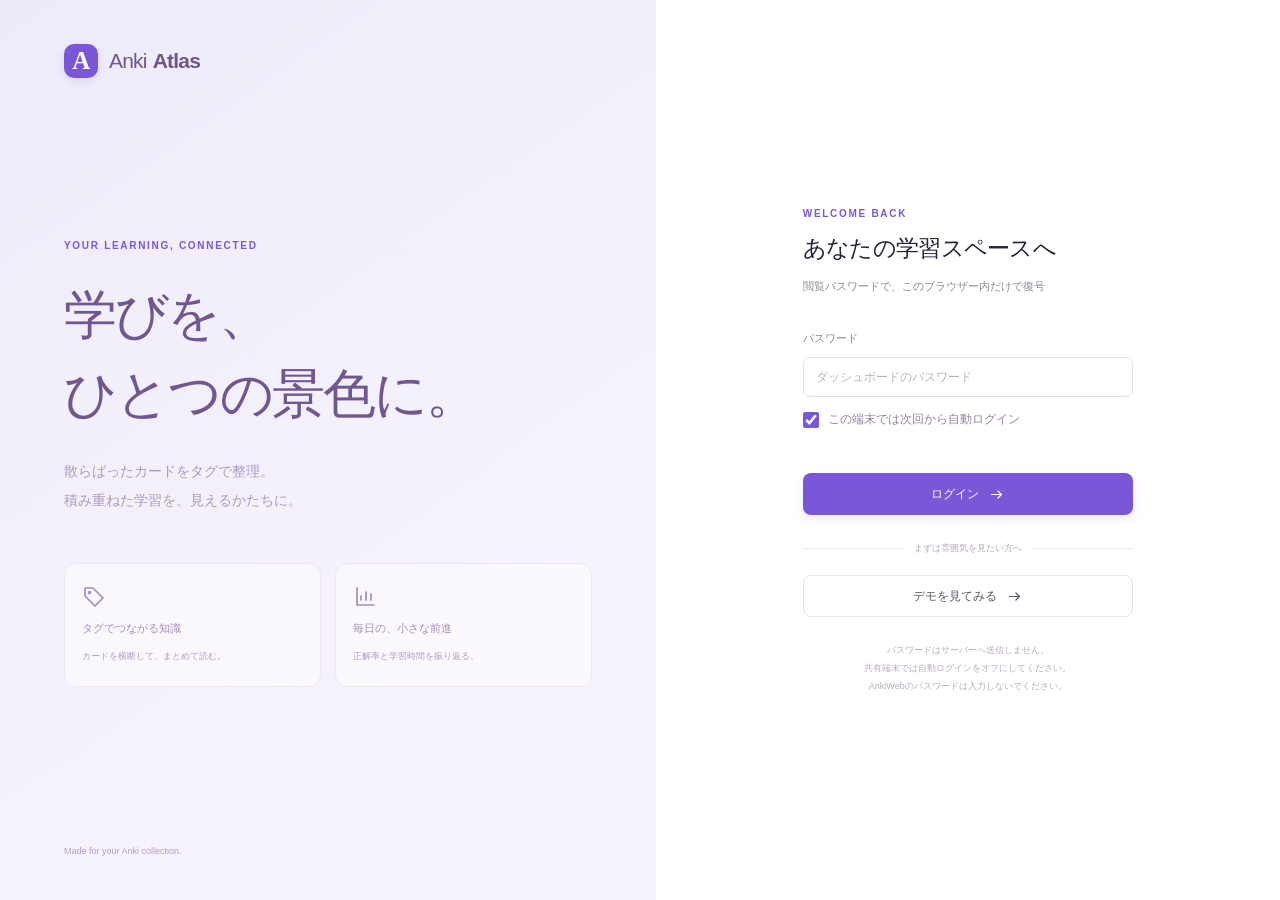
<file: web/index.html>
<!doctype html>
<html lang="ja">
  <head>
    <meta charset="utf-8" />
    <meta name="viewport" content="width=device-width, initial-scale=1" />
    <meta name="color-scheme" content="light dark" />
    <meta name="anki-atlas-build" content="__ATLAS_BUILD__" />
    <meta name="theme-color" content="#1869a3" />
    <meta name="apple-mobile-web-app-capable" content="yes" />
    <meta name="apple-mobile-web-app-title" content="Anki Atlas" />
    <link rel="manifest" href="./manifest.webmanifest" />
    <link rel="apple-touch-icon" href="./icon-180.png" />
    <meta
      http-equiv="Content-Security-Policy"
      content="default-src 'self'; script-src 'self'; style-src 'self'; style-src-attr 'unsafe-inline'; img-src 'self' data: blob:; connect-src 'self' https://api.github.com; object-src 'none'; base-uri 'none'; form-action 'self'"
    />
    <meta name="referrer" content="no-referrer" />
    <meta
      name="description"
      content="Ankiのカードをタグで整理し、毎日の学習を振り返るプライベートダッシュボード。"
    />
    <title>Anki Atlas — 学びを、ひとつの景色に。</title>
    <link
      rel="icon"
      href="data:image/svg+xml,%3Csvg xmlns='http://www.w3.org/2000/svg' viewBox='0 0 40 40'%3E%3Crect width='40' height='40' rx='12' fill='%237356d9'/%3E%3Cpath d='m10 28 10-18 10 18M14 22h12' fill='none' stroke='white' stroke-width='3' stroke-linecap='round'/%3E%3C/svg%3E"
    />
    <script src="./theme.js"></script>
    <link rel="stylesheet" href="./styles.css" />
    <link rel="stylesheet" href="./anki-insights.css" />
    <link rel="stylesheet" href="./theme.css" />
    <script type="module" src="./app.js"></script>
  </head>
  <body>
    <div id="app">
      <main class="loading-screen">
        <span class="brand-mark">A</span>
        <p>学習の景色を読み込んでいます…</p>
      </main>
    </div>
    <div id="toast" class="toast" role="status" aria-live="polite"></div>
    <noscript
      >このダッシュボードを使うにはJavaScriptを有効にしてください。</noscript
    >
  </body>
</html>
</file>
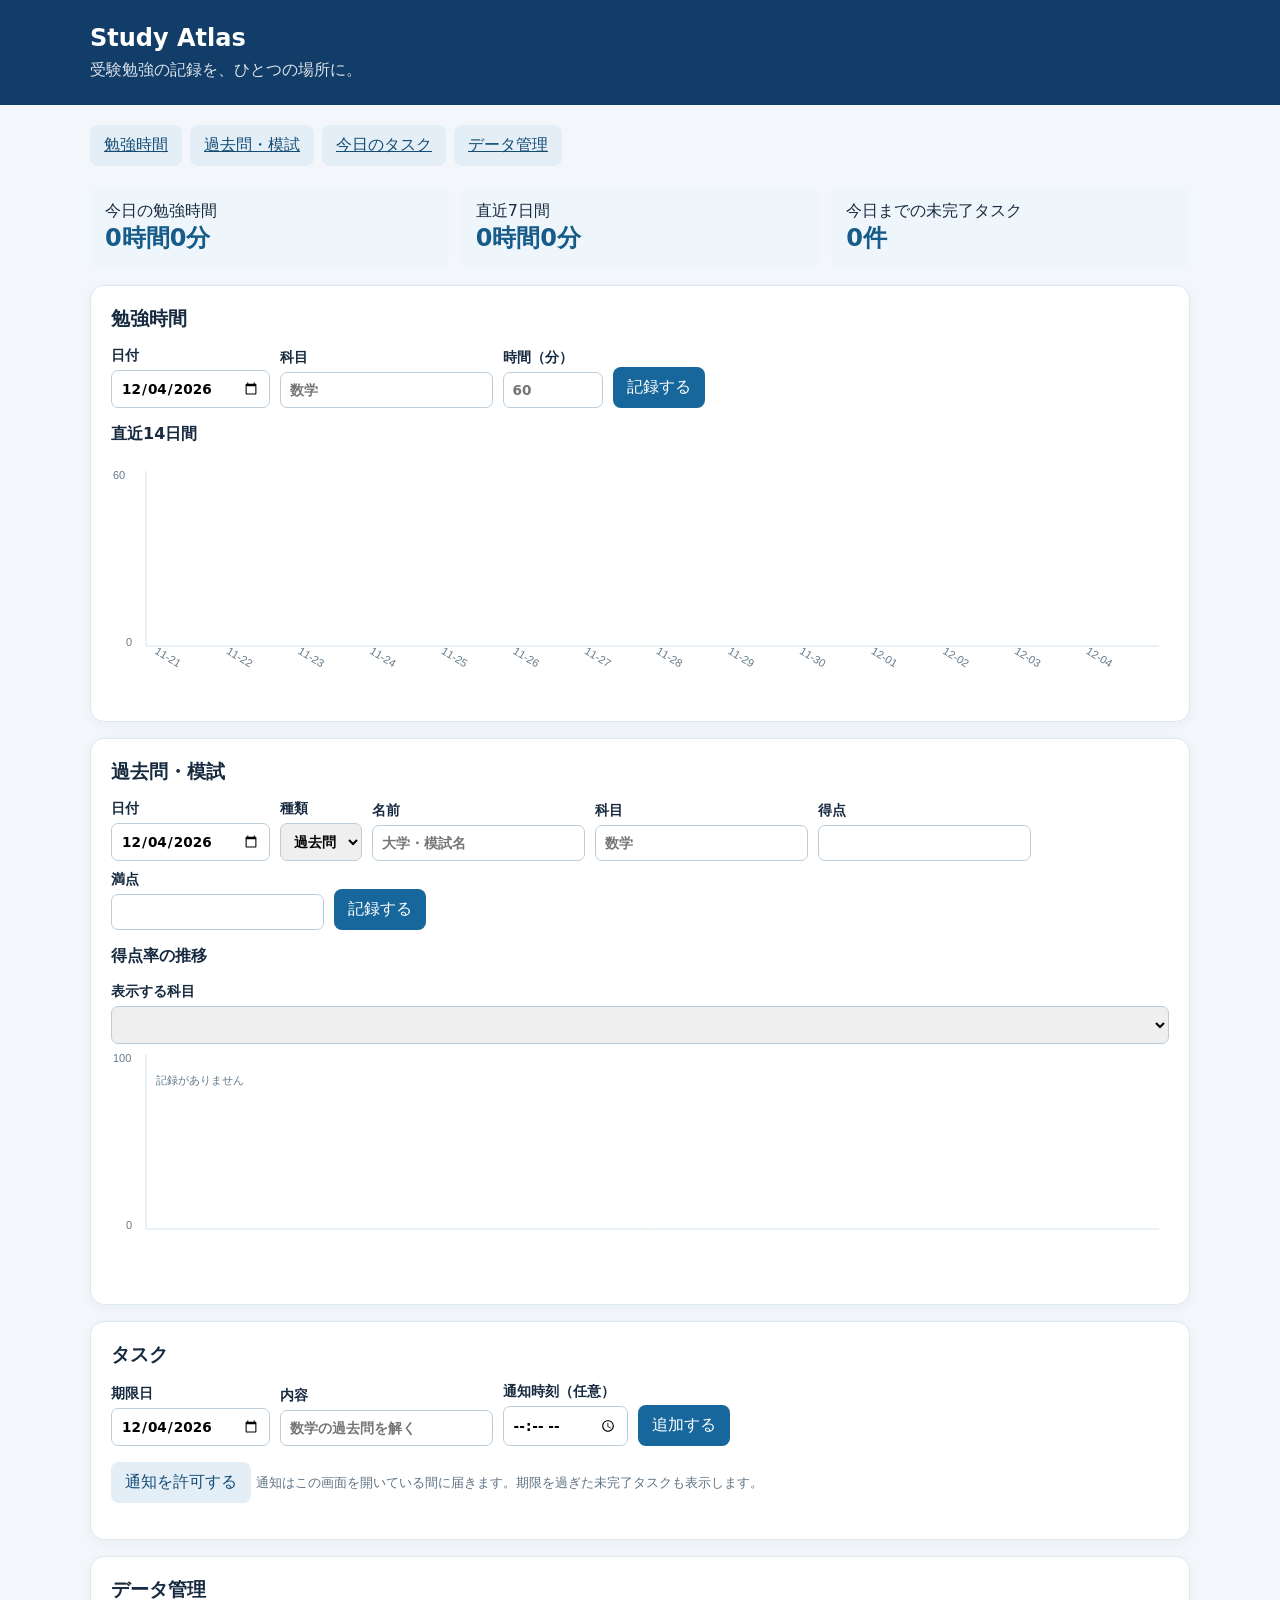
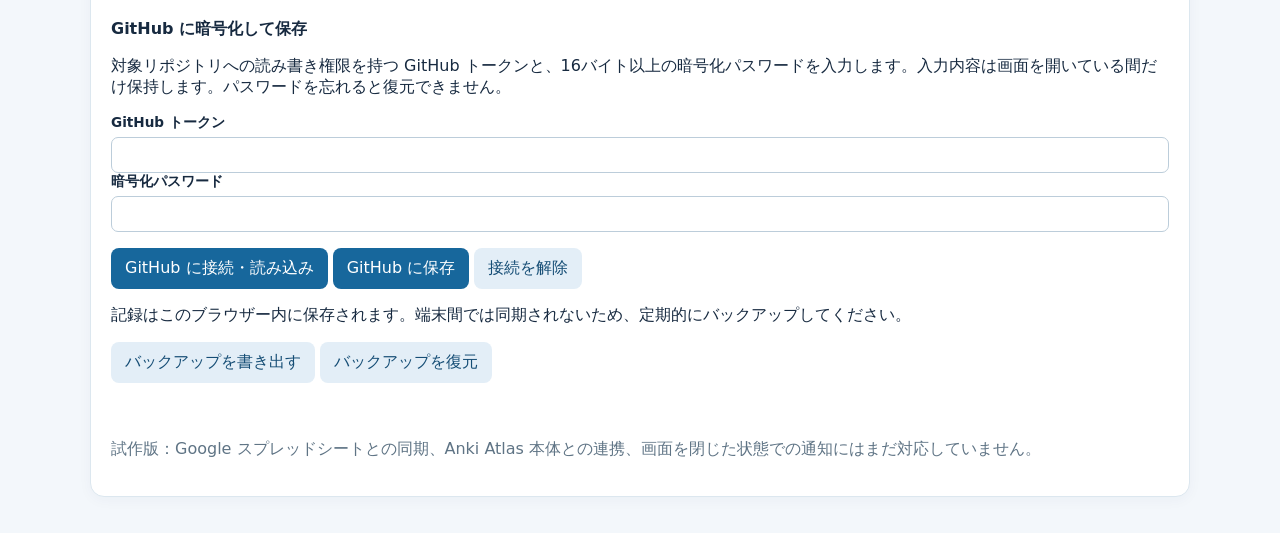
<file: prototype/study-atlas/index.html>
<!doctype html>
<html lang="ja"><head><meta charset="utf-8"><meta name="viewport" content="width=device-width,initial-scale=1">
<title>Study Atlas — 学習管理</title>
<style>
:root{font-family:system-ui,sans-serif;color:#172a40;background:#f3f7fb}body{margin:0}header{background:#123d68;color:white;padding:24px max(20px,calc((100% - 1100px)/2))}header h1{margin:0;font-size:1.5rem}header p{margin:8px 0 0;opacity:.85}main{max-width:1100px;margin:auto;padding:20px}nav{display:flex;gap:8px;flex-wrap:wrap;margin-bottom:20px}button,.button{background:#17679c;color:white;border:0;border-radius:8px;padding:10px 14px;cursor:pointer;font:inherit}button.secondary,.button{background:#e3eef7;color:#154d75}button.danger{background:#fff0ef;color:#a3322c}section{background:white;border:1px solid #dce7ef;border-radius:14px;padding:20px;margin:16px 0;box-shadow:0 3px 14px #173c5c0a}h2{margin:0 0 15px;font-size:1.2rem}h3{font-size:1rem}form{display:flex;gap:10px;flex-wrap:wrap;align-items:end}label{display:grid;gap:5px;font-size:.85rem;font-weight:600}input,select{box-sizing:border-box;padding:9px;border:1px solid #bccdda;border-radius:7px;font:inherit;max-width:100%}input[type=text]{min-width:180px}.grid{display:grid;grid-template-columns:repeat(auto-fit,minmax(230px,1fr));gap:12px}.metric{background:#eff6fb;padding:15px;border-radius:10px}.metric strong{display:block;font-size:1.5rem;color:#175b89}ul{padding:0;list-style:none}li{display:flex;align-items:center;gap:10px;border-top:1px solid #e9eff4;padding:10px 0;flex-wrap:wrap}li .grow{flex:1;min-width:150px}.muted,small{color:#5f7485}canvas{width:100%;height:220px}details{margin-top:16px}a{color:#17679c}.status{min-height:1.5em;color:#215f82} .done{text-decoration:line-through;color:#718393}
</style></head><body><header><h1>Study Atlas</h1><p>受験勉強の記録を、ひとつの場所に。</p></header>
<main><nav><a class="button" href="#study">勉強時間</a><a class="button" href="#scores">過去問・模試</a><a class="button" href="#tasks">今日のタスク</a><a class="button" href="#data">データ管理</a></nav>
<div class="grid"><div class="metric">今日の勉強時間<strong id="today">0分</strong></div><div class="metric">直近7日間<strong id="week">0分</strong></div><div class="metric">今日までの未完了タスク<strong id="pending">0件</strong></div></div>
<section id="study"><h2>勉強時間</h2><form id="studyForm"><label>日付<input name="date" type="date" required></label><label>科目<input name="subject" type="text" required maxlength="80" placeholder="数学"></label><label>時間（分）<input name="minutes" type="number" min="1" max="1440" required placeholder="60"></label><button>記録する</button></form><h3>直近14日間</h3><canvas id="studyChart" aria-label="直近14日間の勉強時間"></canvas><ul id="studyList"></ul></section>
<section id="scores"><h2>過去問・模試</h2><form id="scoreForm"><label>日付<input name="date" type="date" required></label><label>種類<select name="kind"><option>過去問</option><option>模試</option></select></label><label>名前<input name="name" type="text" required maxlength="100" placeholder="大学・模試名"></label><label>科目<input name="subject" type="text" required maxlength="80" placeholder="数学"></label><label>得点<input name="score" type="number" min="0" step="any" required></label><label>満点<input name="max" type="number" min="0.01" step="any" required></label><button>記録する</button></form><h3>得点率の推移</h3><label>表示する科目<select id="scoreSubject"></select></label><canvas id="scoreChart" aria-label="得点率の推移"></canvas><ul id="scoreList"></ul></section>
<section id="tasks"><h2>タスク</h2><form id="taskForm"><label>期限日<input name="date" type="date" required></label><label>内容<input name="title" type="text" maxlength="160" required placeholder="数学の過去問を解く"></label><label>通知時刻（任意）<input name="time" type="time"></label><button>追加する</button></form><p><button id="notify" class="secondary" type="button">通知を許可する</button> <small>通知はこの画面を開いている間に届きます。期限を過ぎた未完了タスクも表示します。</small></p><ul id="taskList"></ul></section>
<section id="data"><h2>データ管理</h2><h3>GitHub に暗号化して保存</h3><p>対象リポジトリへの読み書き権限を持つ GitHub トークンと、16バイト以上の暗号化パスワードを入力します。入力内容は画面を開いている間だけ保持します。パスワードを忘れると復元できません。</p><label>GitHub トークン<input type="password" id="cloudToken" autocomplete="off"></label><label>暗号化パスワード<input type="password" id="cloudPassword" autocomplete="off"></label><p><button type="button" id="cloudConnect">GitHub に接続・読み込み</button> <button type="button" id="cloudSave">GitHub に保存</button> <button type="button" class="secondary" id="cloudDisconnect">接続を解除</button></p><p id="cloudStatus" role="status"></p><p>記録はこのブラウザー内に保存されます。端末間では同期されないため、定期的にバックアップしてください。</p><button id="export" class="secondary">バックアップを書き出す</button> <label class="button" style="display:inline-block">バックアップを復元<input id="import" type="file" accept="application/json" hidden></label><p class="status" id="status" role="status"></p><p class="muted">試作版：Google スプレッドシートとの同期、Anki Atlas 本体との連携、画面を閉じた状態での通知にはまだ対応していません。</p></section></main>
<script>
const KEY='study-atlas-prototype-v1';
const $=s=>document.querySelector(s);
const localDate=(d=new Date())=>[d.getFullYear(),String(d.getMonth()+1).padStart(2,'0'),String(d.getDate()).padStart(2,'0')].join('-');
const dateOffset=n=>{const d=new Date();d.setHours(12,0,0,0);d.setDate(d.getDate()+n);return localDate(d)};
let data={studies:[],scores:[],tasks:[]};
const valid=x=>x && ['studies','scores','tasks'].every(k=>Array.isArray(x[k])) && x.studies.every(x=>x&&typeof x.id==='string'&&typeof x.date==='string'&&typeof x.subject==='string'&&Number.isFinite(x.minutes)&&x.minutes>0) && x.scores.every(x=>x&&typeof x.id==='string'&&typeof x.date==='string'&&typeof x.name==='string'&&typeof x.subject==='string'&&Number.isFinite(x.score)&&Number.isFinite(x.max)&&x.max>0&&x.score>=0&&x.score<=x.max) && x.tasks.every(x=>x&&typeof x.id==='string'&&typeof x.date==='string'&&typeof x.title==='string'&&typeof x.done==='boolean');
try{const s=localStorage.getItem(KEY);if(s){const parsed=JSON.parse(s);if(valid(parsed))data=parsed;else throw Error()}}catch(e){$('#status').textContent='保存データを読み込めませんでした。バックアップを確認してください。'}
function save(){try{localStorage.setItem(KEY,JSON.stringify(data));render();return true}catch(e){$('#status').textContent='保存できませんでした。空き容量やブラウザーの設定を確認してください。';return false}}
const id=()=>crypto.randomUUID();
const el=(tag,text,cls)=>{const e=document.createElement(tag);e.textContent=text;if(cls)e.className=cls;return e};
function item(list,text,remove,done){const li=document.createElement('li');if(done){const c=document.createElement('input');c.type='checkbox';c.checked=done.value;c.setAttribute('aria-label','完了');c.onchange=()=>done.change(c.checked);li.append(c)}li.append(el('span',text,'grow'+(done?.value?' done':'')));const b=el('button','削除','danger');b.type='button';b.onclick=()=>{if(confirm('この記録を削除しますか？'))remove()};li.append(b);list.append(li)}
function duration(n){return Math.floor(n/60)+'時間'+n%60+'分'}
function chart(canvas,labels,values,max){const w=canvas.clientWidth||600,h=220,ratio=devicePixelRatio||1;canvas.width=w*ratio;canvas.height=h*ratio;const c=canvas.getContext('2d');c.scale(ratio,ratio);c.clearRect(0,0,w,h);c.strokeStyle='#d7e4ed';c.beginPath();c.moveTo(35,10);c.lineTo(35,h-35);c.lineTo(w-10,h-35);c.stroke();c.fillStyle='#627b8c';c.font='11px sans-serif';c.fillText(String(max),2,18);c.fillText('0',15,h-35);if(!values.length){c.fillText('記録がありません',45,40);return}const step=(w-55)/values.length;values.forEach((v,i)=>{const x=40+i*step,bar=(h-55)*v/max;c.fillStyle='#428bb9';c.fillRect(x,h-35-bar,Math.max(2,step-5),bar);if(labels.length<=14){c.save();c.translate(x+3,h-28);c.rotate(.55);c.fillStyle='#627b8c';c.fillText(labels[i].slice(-5),0,0);c.restore()}})}
function render(){const today=localDate();$('#today').textContent=duration(data.studies.filter(x=>x.date===today).reduce((a,x)=>a+x.minutes,0));$('#week').textContent=duration(data.studies.filter(x=>x.date>=dateOffset(-6)&&x.date<=today).reduce((a,x)=>a+x.minutes,0));$('#pending').textContent=data.tasks.filter(x=>!x.done&&x.date<=today).length+'件';
const dates=Array.from({length:14},(_,i)=>dateOffset(i-13)),vals=dates.map(d=>data.studies.filter(x=>x.date===d).reduce((a,x)=>a+x.minutes,0));chart($('#studyChart'),dates,vals,Math.max(60,...vals));
const sl=$('#studyList');sl.replaceChildren();[...data.studies].sort((a,b)=>b.date.localeCompare(a.date)).slice(0,20).forEach(x=>item(sl,x.date+'　'+x.subject+'　'+duration(x.minutes),()=>{data.studies=data.studies.filter(y=>y.id!==x.id);save()}));
const sel=$('#scoreSubject'),prev=sel.value,subjects=[...new Set(data.scores.map(x=>x.subject))].sort();sel.replaceChildren();subjects.forEach(s=>{let o=el('option',s);o.value=s;sel.append(o)});if(subjects.includes(prev))sel.value=prev;const scores=data.scores.filter(x=>x.subject===sel.value).sort((a,b)=>a.date.localeCompare(b.date));chart($('#scoreChart'),scores.map(x=>x.date),scores.map(x=>x.score/x.max*100),100);
const sc=$('#scoreList');sc.replaceChildren();[...data.scores].sort((a,b)=>b.date.localeCompare(a.date)).slice(0,30).forEach(x=>item(sc,x.date+'　'+x.kind+'　'+x.name+'　'+x.subject+'　'+x.score+'/'+x.max+'（'+Math.round(x.score/x.max*100)+'%）',()=>{data.scores=data.scores.filter(y=>y.id!==x.id);save()}));
const tl=$('#taskList');tl.replaceChildren();[...data.tasks].sort((a,b)=>Number(a.done)-Number(b.done)||a.date.localeCompare(b.date)).forEach(x=>item(tl,x.date+(x.time?' '+x.time:'')+'　'+x.title+(!x.done&&x.date<today?'（期限超過）':''),()=>{data.tasks=data.tasks.filter(y=>y.id!==x.id);save()},{value:x.done,change:v=>{x.done=v;save()}}))}
document.querySelectorAll('input[type=date]').forEach(x=>x.value=localDate());
$('#studyForm').onsubmit=e=>{e.preventDefault();const f=new FormData(e.target),minutes=Number(f.get('minutes'));data.studies.push({id:id(),date:f.get('date'),subject:f.get('subject').trim(),minutes});save();e.target.elements.minutes.value=''};
$('#scoreForm').onsubmit=e=>{e.preventDefault();const f=new FormData(e.target),score=Number(f.get('score')),max=Number(f.get('max'));if(score>max){alert('得点は満点以下にしてください。');return}data.scores.push({id:id(),date:f.get('date'),kind:f.get('kind'),name:f.get('name').trim(),subject:f.get('subject').trim(),score,max});save()};
$('#taskForm').onsubmit=e=>{e.preventDefault();const f=new FormData(e.target);data.tasks.push({id:id(),date:f.get('date'),title:f.get('title').trim(),time:f.get('time'),done:false});save();e.target.elements.title.value=''};
$('#scoreSubject').onchange=render;
$('#notify').onclick=async()=>{if(!('Notification'in window)){alert('このブラウザーでは通知を利用できません。');return}const result=await Notification.requestPermission();$('#status').textContent=result==='granted'?'通知を許可しました。':'通知は許可されていません。'};
function reminders(){if(!('Notification'in window)||Notification.permission!=='granted')return;const now=new Date(),today=localDate(now),time=String(now.getHours()).padStart(2,'0')+':'+String(now.getMinutes()).padStart(2,'0');let changed=false;data.tasks.forEach(x=>{if(!x.done&&x.date===today&&x.time&&x.time<=time&&!x.notified){try{new Notification('Study Atlas', {body:x.title});x.notified=true;changed=true}catch(e){}}});if(changed)save()}
$('#export').onclick=()=>{const a=document.createElement('a');a.href=URL.createObjectURL(new Blob([JSON.stringify(data,null,2)],{type:'application/json'}));a.download='study-atlas-backup-'+localDate()+'.json';a.click();setTimeout(()=>URL.revokeObjectURL(a.href),1000)};
$('#import').onchange=async e=>{try{const file=e.target.files[0];if(!file)return;if(file.size>5000000)throw Error();const next=JSON.parse(await file.text());if(!valid(next))throw Error();if(confirm('現在の記録をバックアップの内容で置き換えますか？')){data=next;if(save())$('#status').textContent='バックアップを復元しました。'}}catch(err){$('#status').textContent='バックアップを読み込めませんでした。形式を確認してください。'}e.target.value=''};
window.studyBridge={get:()=>structuredClone(data),valid,replace:value=>{const previous=data;data=value;if(save())return true;data=previous;return false}};
render();reminders();setInterval(reminders,30000);window.addEventListener('resize',render);
</script><script type="module" src="./cloud-ui.mjs"></script></body></html>
</file>
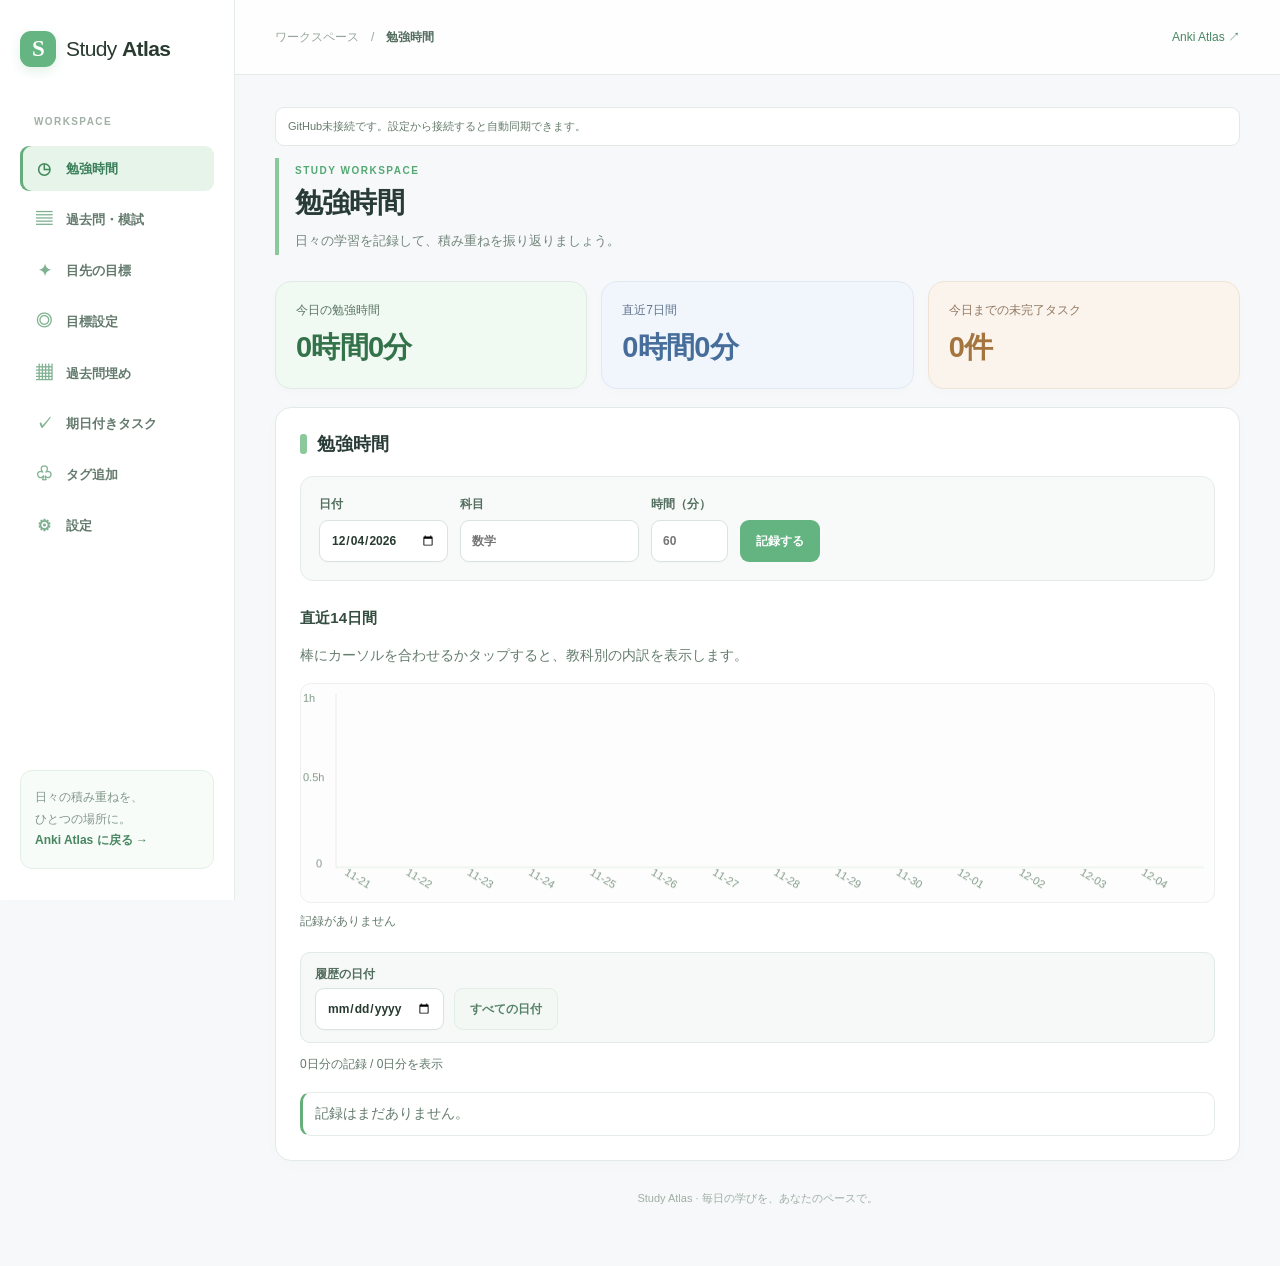
<file: web/study-atlas.html>
<!doctype html>
<html lang="ja"><head><meta charset="utf-8"><meta name="viewport" content="width=device-width,initial-scale=1">
<!-- Study Atlas publication refresh -->
<title>Study Atlas — 学習管理</title>
<script src="./theme.js"></script>
<style>
:root{font-family:Inter,-apple-system,BlinkMacSystemFont,"Segoe UI","Noto Sans JP",Meiryo,sans-serif;color:#283b31;background:#f7faf7;font-size:14px;--green:#58ac79;--line:#e6eee8}*{box-sizing:border-box}body{margin:0}button,input,select{font:inherit}a{text-decoration:none;color:#478661}button,a{cursor:pointer}button:focus-visible,a:focus-visible,input:focus-visible,select:focus-visible{outline:3px solid #91d4a7;outline-offset:3px}.sidebar{position:fixed;inset:0 auto 0 0;width:235px;padding:31px 20px;background:#fff;border-right:1px solid var(--line);display:flex;flex-direction:column}.brand{display:flex;align-items:center;gap:10px;color:#293b31;font-size:21px;letter-spacing:-.6px}.brand strong{font-weight:750}.mark{display:grid;place-items:center;width:36px;height:36px;background:#70ba8c;color:white;border-radius:11px;font:bold 23px Georgia,serif;box-shadow:0 4px 12px #70ba8c33}.workspace{margin:45px 14px 15px;font-size:10px;letter-spacing:1.4px;font-weight:700;color:#a1b0a6}nav{display:flex;flex-direction:column;gap:5px}nav a{display:flex;align-items:center;gap:12px;padding:13px 14px;border-radius:9px;color:#82958a;font-size:13px;font-weight:600}nav a:hover{background:#f5faf6}nav a[aria-current=page]{background:#eaf6ed;color:#397e58}.nav-icon{width:20px;text-align:center;color:#80b292;font-size:16px}.sidebar-bottom{margin-top:auto;padding:16px 14px;background:#f8fcf8;border:1px solid #e3f0e5;border-radius:12px;color:#82978a;font-size:12px;line-height:1.8}.sidebar-bottom a{font-weight:700}main{margin-left:235px;min-width:0}.topbar{height:75px;background:#ffffffd9;border-bottom:1px solid var(--line);padding:0 40px;display:flex;align-items:center;justify-content:space-between;font-size:12px;color:#97a79c}.topbar strong{color:#526c5d}.content{max-width:1250px;margin:auto;padding:32px 40px 60px}.intro{margin-bottom:24px}.eyebrow{color:var(--green);font-size:10px;letter-spacing:1.5px;font-weight:750}.intro h1{font-size:26px;letter-spacing:-.8px;margin:5px 0}.intro p{margin:0;color:#91a297;line-height:1.8}section[hidden],.grid[hidden],form[hidden],button[hidden],fieldset[hidden],p[hidden]{display:none}.grid{display:grid;grid-template-columns:repeat(3,minmax(0,1fr));gap:14px;margin-bottom:18px}.metric{background:white;border:1px solid var(--line);border-radius:16px;padding:20px;color:#84998c;font-size:12px;box-shadow:0 5px 20px #254d3108}.metric strong{display:block;font-size:25px;color:#315f46;margin-top:10px}section{background:white;border:1px solid var(--line);border-radius:16px;padding:24px;box-shadow:0 5px 20px #254d3108}h2{margin:0 0 20px;font-size:17px}h3{font-size:14px;margin:28px 0 14px}p{line-height:1.9}form{display:flex;gap:12px;flex-wrap:wrap;align-items:end}label{display:grid;gap:7px;color:#6d8375;font-size:12px;font-weight:650}input,select{background:#fff;border:1px solid #dbe8df;border-radius:9px;padding:10px 11px;color:#283b31;max-width:100%;min-height:42px}input[type=text]{min-width:170px}button,.button{display:inline-flex;justify-content:center;align-items:center;border:1px solid transparent;border-radius:9px;padding:10px 15px;min-height:42px;background:#64b482;color:white;font-weight:650;font-size:12px;line-height:1.5;text-decoration:none}button:hover{background:#4c9b6c}button.secondary,.button{background:#f3f8f4;color:#568269;border-color:#e3eee6}button.danger{background:#fff5f2;color:#b76d60;min-height:32px;padding:5px 10px;font-size:11px}ul{padding:0;list-style:none;margin:16px 0 0}li{display:flex;align-items:center;gap:10px;border-top:1px solid #edf3ee;padding:12px 0;flex-wrap:wrap}li .grow{flex:1;min-width:150px}.muted,small{color:#91a398}canvas{width:100%;height:220px}.table-wrap{overflow-x:auto}table{border-collapse:collapse;width:100%;white-space:nowrap;font-size:12px}th,td{border-bottom:1px solid #eaf0eb;padding:12px;text-align:center}th{color:#718d7b;background:#f7fbf8}td:first-child,th:first-child{text-align:left}caption{text-align:left;color:#8da294;font-size:11px;padding-bottom:10px}.status{min-height:1.5em;color:#53866a}.done{text-decoration:line-through;color:#9caea1}#data>label{max-width:420px;margin:12px 0}.footer{color:#a0afa5;text-align:center;font-size:11px;padding:30px 0 0}@media(max-width:760px){.sidebar{position:static;width:auto;padding:18px 16px 12px;border-right:0;border-bottom:1px solid var(--line)}.brand{font-size:19px}.mark{width:33px;height:33px}.workspace,.sidebar-bottom{display:none}nav{margin-top:18px;display:grid;grid-template-columns:repeat(3,minmax(0,1fr));gap:4px}nav a{padding:10px 4px;flex-direction:column;justify-content:center;gap:5px;font-size:10px;text-align:center;white-space:normal}main{margin:0}.topbar{height:50px;padding:0 18px}.content{padding:24px 16px 50px}.intro h1{font-size:22px}.grid{gap:7px}.metric{padding:13px 10px;font-size:10px}.metric strong{font-size:17px}section{padding:18px;border-radius:14px}form label{flex:1 1 125px;min-width:0}form input,form select{width:100%}form button{width:100%}input[type=text]{min-width:0}}
.paper-filters{display:flex;gap:12px;flex-wrap:wrap}.paper-filters label{min-width:180px}.paper-legend{display:flex;gap:8px;flex-wrap:wrap;font-size:12px}.paper-legend span{padding:4px 10px;border-radius:7px}.legend-new,.paper-state-new{background:#f4f7f5;color:#61756a}.legend-done,.paper-state-done{background:#dff3df;color:#28613b}.legend-review,.paper-state-review{background:#fff0ca;color:#885818}@media(max-width:760px){.paper-filters label{flex:1 1 130px;min-width:0}nav a{font-size:9px}}.subject-tags{font-size:12px;color:#6d8375;font-weight:650}.tag-picker{position:relative;min-width:165px;max-width:280px;text-align:left;white-space:normal}.tag-picker summary{list-style:none;cursor:pointer;border:1px solid #dbe8df;border-radius:9px;background:white;padding:10px;color:#587969;font-size:12px;min-height:42px}.tag-picker summary::-webkit-details-marker{display:none}.tag-picker summary:after{content:" ▾";float:right}.tag-options{max-height:220px;overflow:auto;padding:8px;background:#fff;border:1px solid #e0ece3;border-radius:9px;box-shadow:0 6px 18px #254d311a}.tag-options label{display:flex;align-items:center;gap:8px;padding:6px;font-size:12px;color:#466453;font-weight:500}.tag-options input{min-height:0;width:16px;height:16px;margin:0}.tag-group{font-size:11px;color:#91a398;margin:8px 4px 3px}.catalog-group{padding:12px 0;border-bottom:1px solid #edf3ee}.catalog-group strong{display:block;margin-bottom:8px}.catalog-tags{line-height:2.3}.tag-chip{display:inline-block;background:#eaf6ed;color:#397e58;padding:2px 9px;border-radius:14px;margin:2px 5px 2px 0;font-size:12px}@media(max-width:760px){.subject-tags{flex:1 1 100%}.tag-picker{min-width:150px}}.tag-remove{display:inline-flex;min-height:0;padding:0 0 0 7px;border:0;background:transparent;color:#54826a;font-size:15px;vertical-align:middle}.tag-remove:hover{background:transparent;color:#ae5951}.exam-grid{display:grid;grid-template-columns:repeat(auto-fit,minmax(min(100%,360px),1fr));gap:14px;margin:16px 0}.exam-card{min-width:0;border:1px solid #e6eee8;border-radius:13px;background:#fff;padding:16px}.exam-card h4{font-size:14px;color:#375f47;margin:0 0 12px}.exam-card .table-wrap{max-width:100%}.exam-card table{font-size:12px}.exam-card th,.exam-card td{padding:9px 8px}.exam-card .exam-total th,.exam-card .exam-total td{font-weight:700;border-top:2px solid #d5e8da;background:#f7fbf8}.exam-card .score-above{background:#e3f4e7;color:#286f42}.exam-card .score-below{background:#fbefed;color:#a55750}.exam-summary{margin:14px 0 0}.exam-card p{font-size:11px;margin:8px 0 0}@media(max-width:760px){.exam-grid{grid-template-columns:1fr}.exam-card{padding:13px}}th[hidden],td[hidden]{display:none}.paper-reference{font-size:10px;line-height:1.6;color:#587969;white-space:normal;min-width:95px;margin-top:5px}.difficulty-badge{display:inline-block;font-size:26px;font-weight:750;line-height:1.2;min-width:38px;text-align:center;padding:5px 9px;border-radius:7px;color:#203128;white-space:nowrap}.difficulty-A{background:#c9daf8}.difficulty-B{background:#7fd55e}.difficulty-C{background:#ffd966}.difficulty-D{background:#e06666}.paper-cell .difficulty-badge{display:block;width:max-content;margin:7px auto 3px}.difficulty-badge{font-size:18px;min-width:30px;padding:4px 7px;border-radius:5px}.difficulty-A{background:#c9daf8}.difficulty-B{background:#d9ead3}.difficulty-C{background:#fff2cc}.difficulty-D{background:#f4cccc}.difficulty-A.difficulty-solved{background:#6d9eeb}.difficulty-B.difficulty-solved{background:#7fd55e}.difficulty-C.difficulty-solved{background:#ffd966}.difficulty-D.difficulty-solved{background:#e06666}.paper-cell .difficulty-badge{margin:5px auto 3px} :is(.paper-cell,.paper-match-row,.paper-match-key).paper-solved{background:#d9eedb}.paper-cell .tag-picker{min-width:90px;margin:5px auto 0}.paper-cell .tag-picker summary{min-height:0;padding:4px 6px;font-size:10px}.tag-picker .tag-options,.paper-cell .tag-options{position:fixed;z-index:1100;min-width:160px;box-sizing:border-box}:is(.paper-cell,.paper-match-row,.paper-match-key).paper-review{background:#fbe2e2}.legend-review{background:#fbe2e2;color:#954747}.paper-cell .paper-reference{min-width:90px}.chart-tooltip{position:fixed;z-index:1000;max-width:260px;padding:9px 12px;border:1px solid #d8e9dc;border-radius:8px;background:#fff;color:#294b34;box-shadow:0 4px 16px #173a2426;font-size:12px;line-height:1.5;white-space:pre-line;pointer-events:none}.chart-tooltip[hidden]{display:none}canvas[tabindex]:focus-visible{outline:2px solid #58ac79;outline-offset:3px}.paper-cell .paper-tag-list{display:flex;flex-wrap:wrap;justify-content:center;gap:3px;max-width:155px;margin:5px auto 0;white-space:normal}.paper-cell .paper-tag-list .tag-chip{margin:0;padding:1px 6px;overflow-wrap:anywhere;font-size:10px}.paper-cell.paper-filtered{background:var(--paper-filtered-bg,#f8faf8)!important;color:var(--paper-filtered-ink,#a5b1a8)}.paper-cell.paper-filtered>*{opacity:var(--paper-filtered-opacity,.3)}.paper-cell.paper-filtered>.tag-picker[open],.paper-cell.paper-filtered>:focus-within{opacity:1}.paper-search{margin:12px 0;align-items:end}.paper-search input[type=number]{width:90px}.paper-search .tag-picker{min-width:180px}.paper-search label{min-width:0}.paper-cell .paper-tag-list{align-items:center}.paper-cell .paper-tag-list .tag-chip{display:inline-flex;align-items:center;gap:3px}.paper-cell .paper-tag-list .paper-tag-remove{border:0;background:transparent;color:inherit;padding:0 2px;min-height:0;line-height:1;font-size:13px}.paper-cell .paper-tag-list .tag-picker{display:inline-block;min-width:0;width:auto;margin:0}.paper-cell .paper-tag-list .tag-picker summary{display:inline-flex;align-items:center;justify-content:center;width:22px;height:22px;min-height:0;padding:0;border-radius:50%;font-size:16px;line-height:1}.paper-cell .paper-tag-list .tag-picker summary:after{content:none}.paper-cell .difficulty-line{display:flex;align-items:center;justify-content:center;gap:4px}.paper-cell .difficulty-line .difficulty-badge{margin:5px 0 3px}.paper-time-symbols{font-size:13px;color:#536b59;white-space:nowrap}.difficulty-stats{margin:18px 0;padding:18px;background:#f4faf4;border:1px solid #d5ead8;border-radius:12px;color:#304b38}.difficulty-stats h3{margin:0 0 12px;font-size:16px}.difficulty-stats-grid{display:grid;grid-template-columns:repeat(4,minmax(0,1fr));gap:10px}.difficulty-stat{background:#fff;border:1px solid #dfebe0;border-radius:10px;padding:12px;min-width:0}.difficulty-stat .difficulty-badge{font-size:15px;min-width:26px;padding:3px 6px}.difficulty-stat strong{display:block;font-size:22px;color:#275b38;margin:8px 0 2px}.difficulty-stat small{font-size:12px;color:#667e6d}@media(max-width:600px){.difficulty-stats-grid{grid-template-columns:repeat(2,minmax(0,1fr))}}.score-tabs{display:flex;gap:6px;overflow-x:auto;padding:3px 0 12px;margin:0 0 16px;border-bottom:1px solid #e1eee4}.score-tabs button{white-space:nowrap;background:transparent;color:#65816f;border:1px solid transparent;padding:9px 14px;font-size:13px}.score-tabs button[aria-selected="true"]{background:#e7f5e9;color:#286e43;border-color:#cee9d3}.score-panel[hidden]{display:none}.score-panel h3:first-child{margin-top:0}.quantity-card{flex:1 0 100%;min-width:0;display:block;padding:14px;margin:8px 0 16px;border:1px solid #dcebe0;border-radius:12px;background:#f9fcf9}.quantity-card form{align-items:end;flex-wrap:wrap}.quantity-card canvas{width:100%;height:190px}.quantity-card label{min-width:125px}.quantity-records{display:flex;gap:8px;flex-wrap:wrap;margin:10px 0}.quantity-records button{font-size:12px}.quantity-note{font-size:12px;color:#617b69}@media(max-width:760px){.quantity-card form label{flex:1 1 120px}.quantity-card form button{flex:1 1 100%}}.study-legend{display:flex;flex-wrap:wrap;gap:8px 16px;margin:10px 0;color:#526d5c;font-size:12px}.study-legend-item{display:inline-flex;align-items:center;gap:6px}.study-swatch{display:inline-block;width:12px;height:12px;border-radius:3px;flex:none}.study-list-swatch{margin-right:8px;vertical-align:middle}.today-task-list li{gap:10px}.today-task-check,.today-task-choice{display:inline-flex;flex-direction:row;align-items:center;gap:6px;font-size:12px;color:#567463;font-weight:500}.today-task-check input,.today-task-choice input{width:18px;height:18px;min-height:0;margin:0;flex:none}.today-task-choice{padding:6px 9px;border-radius:8px;background:#f0f8f1}.merge-dialog{width:min(700px,calc(100vw - 32px));max-height:85vh;box-sizing:border-box;border:1px solid #d8e9dc;border-radius:14px;padding:20px;box-shadow:0 12px 42px #183c292b}.merge-dialog::backdrop{background:#172c2180}.merge-dialog fieldset{border:1px solid #dcebe0;border-radius:10px;margin:12px 0;padding:12px;min-width:0}.merge-dialog legend{font-weight:700;overflow-wrap:anywhere}.merge-option{display:flex;flex-direction:row;align-items:flex-start;gap:8px;margin:8px 0}.merge-option input{width:18px;height:18px;min-height:0;flex:none}.merge-option span{min-width:0}.merge-option pre{white-space:pre-wrap;overflow-wrap:anywhere;max-height:180px;overflow:auto;background:#f4f8f5;border-radius:6px;padding:8px;font:12px/1.5 system-ui,sans-serif}.merge-dialog-actions{display:flex;gap:8px;flex-wrap:wrap}.sync-state{margin:0 0 12px;padding:9px 12px;border:1px solid #dcebe0;border-radius:9px;background:#f8fcf8;font-size:12px;color:#536f5c;overflow-wrap:anywhere}#taskForm label[hidden],#quantityPlanHint[hidden]{display:none}.quantity-card canvas.quantity-daily-chart{height:220px}.quantity-card h4{margin:16px 0 5px}.quantity-plan-hint{font-size:12px}.task-expand{text-align:left;background:transparent;color:inherit;padding:8px;min-width:0;overflow-wrap:anywhere}.task-expand:hover{background:transparent}@media(hover:hover) and (pointer:fine){.task-expand:hover{background:var(--task-expand-hover,#eff8f0)}}.task-expand::after{content:" ▾"}.task-expand[aria-expanded="true"]::after{content:" ▴"}
/* Near-term goals: scoped cards and subject accents. */
#near-goals .near-kicker{font-size:11px;font-weight:750;letter-spacing:.13em;color:#5a9471}#near-goals .near-section-heading h2{margin:5px 0 8px}#near-goals .near-section-heading p{margin:0 0 22px}#near-goals .near-form{display:block;padding:22px;border:1px solid #deebe2;border-radius:16px;background:#f9fcf9}#near-goals .near-form-heading h3{margin:0 0 6px}#near-goals .near-form-heading p{font-size:12px;margin:0 0 20px}#near-goals .near-basic{display:grid;grid-template-columns:1.5fr 1fr;gap:16px}#near-goals .near-basic label{min-width:0}#near-goals .near-subject-fieldset{margin:22px 0 14px;padding:0;border:0;min-width:0}#near-goals .near-subject-fieldset legend{font-size:13px;font-weight:700;margin-bottom:12px}#near-goals .near-subject-fieldset legend small{font-size:11px;font-weight:400;color:#8a9e91;margin-left:6px}#near-goals .near-subject-grid{display:grid;grid-template-columns:repeat(3,minmax(0,1fr));gap:10px}#near-goals .near-subject-input{display:grid;grid-template-columns:1fr auto;gap:8px;min-width:0;padding:12px;background:white;border:1px solid #e3eae5;border-top:3px solid var(--near-subject);border-radius:10px}#near-goals .near-subject-input span{grid-column:1/-1;color:color-mix(in srgb,var(--near-subject) 45%,#20382b);font-size:12px}#near-goals .near-subject-input input{width:100%;min-width:0;box-sizing:border-box;padding:8px;font-size:18px;font-weight:650}#near-goals .near-subject-input input::placeholder{font-size:11px;font-weight:400}#near-goals .near-subject-input small{align-self:center;white-space:nowrap;font-size:10px;font-weight:400;color:#809388}#near-goals .near-form-hint{font-size:11px;line-height:1.6;color:#708878;margin:9px 0}#near-goals .near-total-input{display:flex;gap:16px;align-items:end;flex-wrap:wrap;padding:12px 16px;margin:16px 0 20px;border:1px solid #d9e9dd;border-radius:10px;background:#eff7f0}#near-goals .near-total-input label{flex:1 1 160px;max-width:100%;min-width:0}#near-goals .near-total-input input{width:100%;min-width:0}#near-goals .near-total-input .near-form-hint{flex:1 1 160px;min-width:0}#near-goals .near-total-input input{font-size:20px;font-weight:700}#near-goals .near-total-input input[readonly]{background:#f4faf5;color:#386749}#near-goals textarea{width:100%;box-sizing:border-box;resize:vertical;font:inherit;line-height:1.6;border:1px solid #d6e5db;border-radius:10px;padding:10px;background:white;color:inherit}#near-goals .near-form-actions{display:flex;gap:10px;margin-top:18px;flex-wrap:wrap}#near-goals .near-goal-list{display:grid;grid-template-columns:repeat(auto-fit,minmax(min(100%,340px),1fr));list-style:none;margin:22px 0 30px;padding:0;gap:16px}#near-goals li.near-goal-card{display:block;border:1px solid #dce9df;border-radius:16px;background:white;padding:20px;min-width:0;box-shadow:0 4px 16px #284e3210}#near-goals .near-goal-card-header{display:flex;justify-content:space-between;gap:12px;align-items:start}#near-goals .near-goal-heading{min-width:0}#near-goals .near-goal-heading h3{margin:4px 0 0;font-size:20px;overflow-wrap:anywhere}#near-goals .near-goal-date{font-size:12px;margin:0;color:#7c9183}#near-goals .near-countdown{padding:6px 10px;border-radius:20px;background:#eaf5ec;color:#3c8155;font-size:12px;font-weight:700;white-space:nowrap}#near-goals .near-goal-total{display:flex;gap:7px;align-items:baseline;margin:20px 0 16px;color:#6b8374;font-size:12px}#near-goals .near-goal-total strong{font-size:34px;line-height:1.2;color:#2f6243;margin-left:auto}#near-goals .near-goal-subjects{display:grid;grid-template-columns:repeat(3,minmax(0,1fr));gap:8px;margin-bottom:18px}#near-goals .near-goal-subject{display:flex;flex-direction:column;padding:10px;border-radius:8px;background:#f8faf9;border-left:3px solid var(--near-subject)}#near-goals .near-goal-subject span{font-size:11px;color:color-mix(in srgb,var(--near-subject) 45%,#20382b);font-weight:650}#near-goals .near-goal-subject strong{font-size:20px;color:#345344;margin:5px 0 1px}#near-goals .near-goal-subject small{font-size:10px;color:#8b9c91}#near-goals .near-goal-notes{display:grid;gap:12px;padding-top:16px;border-top:1px solid #edf2ee}#near-goals .near-goal-notes h4{font-size:11px;color:#7e9486;margin:0 0 5px}#near-goals .near-note-text{font-size:13px;color:#45634f;line-height:1.7;margin:0;overflow-wrap:anywhere;white-space:pre-wrap}#near-goals .near-goal-actions{display:flex;justify-content:end;gap:8px;margin-top:16px}#near-goals .near-empty{display:block;background:#f7faf7;border:1px dashed #dce9df;border-radius:12px;padding:22px;color:#7b9283;font-size:13px}#near-goals #nearGoalFacts{display:grid;gap:9px}#near-goals #nearGoalFacts .near-fact{margin:0;padding:13px 15px;border:1px solid #e7eee9;border-radius:9px;background:#fbfdfb;font-size:12px;line-height:1.8;overflow-wrap:anywhere}#near-goals #nearGoalFacts h4{font-size:14px;margin:20px 0 3px}#near-goals #nearGoalFacts .near-fact:has(+h4){margin-bottom:5px}#near-goals .near-review-grid{display:grid;grid-template-columns:repeat(auto-fit,minmax(150px,1fr));gap:10px}#near-goals .near-review-card{padding:14px;border-radius:10px;background:#fafcfb;border:1px solid #e1ebe4;border-top:3px solid var(--near-subject)}#near-goals #nearGoalFacts .near-review-card h4{font-size:12px;color:color-mix(in srgb,var(--near-subject) 45%,#20382b);margin:0 0 8px}#near-goals .near-review-card strong{display:block;font-size:28px;color:#3c5d49}#near-goals .near-review-label{font-size:10px;color:#7d9284}#near-goals .near-review-card p{font-size:11px;line-height:1.7;color:#74887b;margin:8px 0 0}@media(max-width:600px){#near-goals .near-form{padding:16px}#near-goals .near-basic{grid-template-columns:1fr}#near-goals .near-subject-grid{grid-template-columns:repeat(2,minmax(0,1fr))}#near-goals .near-total-input{align-items:start;flex-direction:column;gap:0}#near-goals .near-total-input label{width:100%}#near-goals .near-goal-card{padding:16px}#near-goals .near-goal-subjects{grid-template-columns:repeat(2,minmax(0,1fr))}}

/* Study Atlas UI refresh: remove this block to restore the previous visual design. */
.save-error{position:fixed;z-index:1600;bottom:16px;left:50%;transform:translateX(-50%);width:min(660px,calc(100vw - 24px));display:flex;align-items:center;gap:12px;padding:12px 14px;border:1px solid #dfa9a2;border-radius:10px;background:#fff0ed;color:#8a3934;box-shadow:0 4px 22px #40201922}.save-error[hidden]{display:none}.save-error span{flex:1;min-width:0;overflow-wrap:anywhere}.save-error button{flex:none;min-height:34px;padding:5px 9px}
#cloudToken{width:100%;min-width:0;max-width:100%}@media(min-width:761px){.score-tabs-hint{display:none}}
:root{--green:#54a873;--ink:#293b36;--line:#e5ece8;--subject-color:#67af78;color:var(--ink);background:#f6f8f9;color-scheme:light}
body{background:#f6f8f9}
button,a,input,select,summary{touch-action:manipulation}
.sidebar{box-shadow:2px 0 18px #243a2d03}
.brand .mark{background:#64b581}
nav a{color:#637a6d}
nav a[aria-current=page]{background:#e6f4e9;box-shadow:inset 3px 0 #65ad7c}
nav a[aria-current=page] .nav-icon{color:#428b5b}
.topbar{background:#ffffffd9}
.intro{padding:3px 0 3px 16px;border-left:4px solid #8bc99c;margin-bottom:26px}
.intro h1{font-size:28px;line-height:1.5;font-weight:750}
.intro p{color:#73867b;font-size:13px}
.sync-state{background:#fff;border-color:#e2eae5;color:#647b6b;font-size:11px;padding:8px 12px}
.metric{position:relative;overflow:hidden;border:1px solid #e1ebe4;background:#f0f9f2;color:#5a7462;box-shadow:0 3px 10px #203e2804}
.metric:nth-child(2){background:#f1f6fd;border-color:#e0e8f3;color:#61748d}
.metric:nth-child(3){background:#faf4ed;border-color:#eee3d5;color:#90775e}
.metric strong{font-size:29px;letter-spacing:-.7px;font-variant-numeric:tabular-nums;color:#34724a;margin-top:9px}
.metric:nth-child(2) strong{color:#476d9a}.metric:nth-child(3) strong{color:#a4753e}
.content>section:not(#near-goals){box-shadow:0 4px 18px #1f392a04;border-color:#e2eae5}
.content>section:not(#near-goals)>h2{font-size:18px;letter-spacing:.1px;display:flex;align-items:center;gap:10px}
.content>section:not(#near-goals)>h2::before{content:"";width:7px;height:20px;background:#8bc99c;border-radius:3px;flex:none}
#study h3,#scores h3,#tasks h3,#paper h3,#tag-settings h3,#data h3{font-size:15px;color:#344d40;letter-spacing:.1px}
#studyForm,#taskForm,#paperEditForm,#tagForm,#scoreForm,#legacyScoreForm{background:#f8faf9;border:1px solid #e5ece7;border-radius:13px;padding:18px;margin:16px 0 22px}
label{color:#536e5e;line-height:1.5}
input,select{border-color:#d9e4dd;box-shadow:0 1px 2px #1b392405}
input:hover,select:hover{border-color:#b9cdbf}
input:focus,select:focus{border-color:#81b891}
input[readonly]{background:#f4f7f5;color:#64776a}
button{border-radius:9px;transition:background .15s,border-color .15s}
button.secondary:hover,.button:hover{background:#eaf3ec;border-color:#c9dfd0}
.muted,small{color:#768b7e}
.study-legend-item{padding:5px 9px;background:#f7f9f8;border:1px solid #e8eeea;border-radius:7px;font-size:11px}
.study-swatch{width:10px;height:10px}
#studyList li{border:1px solid #e6ece8;border-left:3px solid var(--subject-color);padding:12px;margin-top:8px;border-radius:10px;background:#fff}
#studyList li .grow{font-weight:600}#studyList>.study-day{display:block;padding:14px;border-left:1px solid #e6ece8}#studyList .study-day-heading{display:flex;align-items:center;justify-content:space-between;gap:12px;color:#365744}#studyList .study-day-heading span{font-size:12px;color:#678374}#studyList .study-day-entries{margin:8px 0 0}#studyList .study-day-entries li{margin:6px 0 0;box-shadow:none;padding:9px 10px}
#studyChart,#totalScoreChart,#tagChart,#questionTrendChart{display:block;background:#fcfdfc;border:1px solid #edf1ee;border-radius:11px;margin-top:14px}
.score-tabs{padding:5px;gap:4px;border:1px solid #e4ece7;border-radius:11px;background:#f6f9f7;margin-bottom:22px}
.score-tabs button{font-size:12px;padding:10px 13px;border-radius:8px;color:#647a6c;min-width:max-content}
.score-tabs button[aria-selected="true"]{background:#fff;border-color:#dce9e0;color:#3b7c50;box-shadow:0 2px 6px #284b3508}
.score-panel>.table-wrap,#paper>.table-wrap{border:1px solid #e4ebe6;border-radius:11px;margin-top:14px}
.table-wrap caption{padding:10px 12px;background:#fbfcfb;font-size:11px}
th{font-size:11px;letter-spacing:.15px;color:#61786b;background:#f6f9f7}
#scoreTable th,#scoreTable td,#tagTable th,#tagTable td,#questionTrendTable th,#questionTrendTable td{padding:13px 12px}
#scoreTable tbody tr:hover,#tagTable tbody tr:hover,#questionTrendTable tbody tr:hover{background:#f8fbf9}
.exam-card tbody tr td.goal-floor,.exam-goal-key.goal-floor{background:#fff0c7;color:#73581c}.exam-card tbody tr td.goal-target,.exam-goal-key.goal-target{background:#dff2e3;color:#285e39}.exam-card tbody tr td.goal-ideal,.exam-goal-key.goal-ideal{background:#dfedff;color:#285780}.exam-goal-legend{font-size:12px;color:#61786b;line-height:2}.exam-goal-key{display:inline-block;margin:0 4px;padding:2px 8px;border-radius:6px;font-weight:650}
#questionInputs{--subject-color:#67af78}
#questionInputs input[type=number]{width:90px}
#questionInputs thead th{background:color-mix(in srgb,var(--subject-color) 10%,white)}
#questionInputs tbody th{color:#344d40;border-left:3px solid var(--subject-color);background:color-mix(in srgb,var(--subject-color) 7%,white)}
#score-panel-subject>h3:first-child{border-left:4px solid var(--subject-color);padding-left:10px}
#score-panel-exam>label{min-width:0;max-width:100%}#examSelect{width:100%;min-width:0;max-width:100%}
#scoreChart{display:block;border:1px solid #e5ece7;border-top:3px solid var(--subject-color);border-radius:11px;margin-top:16px;background:#fff}
.exam-card{border-color:#e2e9e4;border-top:3px solid var(--subject-color);border-radius:12px;padding:17px;box-shadow:0 3px 9px #1f392a03}
.exam-card h4{display:inline-flex;align-items:center;gap:8px;font-size:16px;color:#314b3b;background:color-mix(in srgb,var(--subject-color) 10%,white);border-radius:7px;padding:7px 10px}
.exam-card h4::before{content:"";width:8px;height:8px;background:var(--subject-color);border-radius:50%;flex:none}
.exam-card>button{display:block;margin-bottom:12px}
.exam-card .exam-total th,.exam-card .exam-total td{font-size:13px;background:#f6f9f7}
.exam-summary{border-top-color:#71a382}
#paperSummary{padding:12px 14px;background:#edf7f0;border:1px solid #daeade;border-radius:10px;color:#426f4f;font-weight:650}
.paper-search{background:#f7faf8;padding:14px;border:1px solid #e6eee8;border-radius:11px}
#paperTable th[scope=row]{background:#f6f9f7;font-size:13px;color:#4c6857}
#taskList>ul>li{border:1px solid #e2ebe5;border-radius:12px;background:#fff;padding:13px;margin:9px 0;box-shadow:0 2px 6px #29442f03}
#taskList>ul>li:has(.done){background:#f7f9f8;box-shadow:none}
#taskList input[type=checkbox]{accent-color:#60ad7b;min-height:18px;width:18px;height:18px;flex:none}
.task-expand{font-size:inherit;font-weight:400;line-height:1.7;padding:0;border:0;color:inherit;justify-content:flex-start;gap:8px;flex-wrap:wrap}.task-expand::after{content:"進捗を見る ▾";color:#486f58;font-size:11px;font-weight:600;white-space:nowrap}.task-expand[aria-expanded="true"]::after{content:"閉じる ▴"}#scoreTable tbody tr.score-group-start:not(:first-child)>td{border-top:2px solid #b9cdc0}
.task-expand[aria-expanded=true]{background:#eff7f0}
#taskList .quantity-card{margin:10px 0 0;padding:16px;background:#f5faf6;box-shadow:none}
#taskList .quantity-card h4{color:#487458;font-size:13px}
#taskList>ul.today-task-list>li{background:#f0f8f2;border-color:#dcecdf}
#tagCatalog{display:grid;grid-template-columns:repeat(2,minmax(0,1fr));gap:13px;margin-top:16px}
#tagCatalog .catalog-group{border:1px solid #e5ece7;border-top:3px solid var(--subject-color);border-radius:12px;padding:15px;background:#fff;min-width:0}
#tagCatalog .catalog-group strong{color:#354d3e;font-size:14px}
#tagCatalog .tag-chip{background:color-mix(in srgb,var(--subject-color) 11%,white);color:#465f4e;font-size:11px;padding:3px 9px}
#data>h3{padding:12px 14px;background:#f1f7f3;border:1px solid #e0ece3;border-radius:10px}
#data>p{font-size:12px;color:#6a8172}
@media(max-width:760px){
 .sidebar{box-shadow:none;padding-bottom:14px}
 nav{gap:5px}nav a{background:#f8faf9;border:1px solid #eef2ef;border-radius:9px;min-height:62px;color:#6b7f72}
 nav a[aria-current=page]{box-shadow:none;border-color:#d7e9dc;background:#eaf5ed}
 .nav-icon{font-size:18px}
 .intro{padding-left:12px;margin-bottom:20px}.intro h1{font-size:23px}.intro p{font-size:12px}
 .metric{padding:14px 10px}.metric strong{font-size:20px;letter-spacing:-.5px}
 #studyForm,#taskForm,#paperEditForm,#tagForm,#scoreForm,#legacyScoreForm{padding:13px;margin-top:12px}
 .score-tabs{margin-left:-3px;margin-right:-3px}.score-tabs button{font-size:11px;padding:9px 11px}
 .exam-card{padding:13px}.exam-card h4{font-size:14px}
 #tagCatalog{grid-template-columns:1fr}
 #taskList>ul>li{padding:11px}.paper-search{padding:11px}
 #taskList .quantity-card{padding:11px}
}


/* UI usability improvements: history navigation, visible tabs and readable detail. */
.study-history-controls{display:flex;align-items:end;flex-wrap:wrap;gap:10px;margin-top:22px;padding:12px 14px;background:#f6f9f7;border:1px solid #e1eae4;border-radius:10px}.study-history-controls label{display:grid;gap:5px}.study-history-controls input{min-width:0}.study-history-controls button{min-height:42px}.study-history-status{margin:10px 0 0;color:#60786a;font-size:12px}.history-more{display:block;margin:14px auto 0}.history-more[hidden]{display:none}
#paperFilterStatus:empty{display:none}#paperFilterStatus{color:#9b5145;min-height:1.5em;font-size:12px;margin:7px 0}#paperFilterTags summary{max-width:260px;overflow-wrap:anywhere}.table-wrap{position:relative}#questionInputs tr>:first-child,#paperTable tr>:first-child,#scoreTable thead tr>:first-child,#scoreTable td[rowspan]:first-child{position:sticky;left:0;z-index:1;background:#f5f9f6;box-shadow:1px 0 #dce6df}#questionInputs thead tr>:first-child,#paperTable thead tr>:first-child,#scoreTable thead tr>:first-child{z-index:2}.muted,small{color:#647c6d}.near-evidence{padding:13px 15px;border:1px solid #e1eae4;border-radius:9px;background:#fbfdfb;font-size:12px;line-height:1.8}.near-evidence summary{cursor:pointer;font-weight:650;color:#405f4b}.near-evidence summary small{display:block;font-weight:400}.near-evidence p{margin:9px 0 0;overflow-wrap:anywhere}.paper-cell .paper-tag-list .paper-tag-remove{position:relative}.paper-cell .paper-tag-list .paper-tag-remove::before{content:"";position:absolute;inset:-6px -4px}.paper-cell .paper-tag-list .tag-picker summary{min-width:28px;min-height:28px}
@media(min-width:360px) and (max-width:760px){nav{grid-template-columns:repeat(4,minmax(0,1fr))}nav a{min-height:56px;padding:8px 3px}.nav-icon{font-size:16px}}
@media(max-width:760px){.paper-search{display:grid;grid-template-columns:repeat(2,minmax(0,1fr))}.paper-search label{width:100%;min-width:0}.paper-search .tag-picker{width:100%;min-width:0;max-width:100%}.paper-search input[type=number]{width:100%}.score-tabs{display:grid;grid-template-columns:repeat(2,minmax(0,1fr));overflow:visible}.score-tabs button{min-width:0;white-space:normal;min-height:44px;font-size:12px;line-height:1.4}.score-tabs-hint{display:none}.study-history-controls{padding:11px}.study-history-controls label{flex:1 1 150px}input,select,textarea{font-size:16px}.study-history-controls input{width:100%}}


/* Near-goal comparison cards use subject accents and attained-goal bands. */
#near-goals .near-gap-grid{display:grid;grid-template-columns:repeat(auto-fit,minmax(min(100%,250px),1fr));gap:12px}
#near-goals .near-gap-card{--gap-background:#fafcfb;border:1px solid #dce7df;border-left:4px solid var(--near-subject,#67af78);border-radius:11px;background:var(--gap-background);padding:15px;min-width:0}
#near-goals .near-gap-card[data-level=floor]{--gap-background:#fff0c7}
#near-goals .near-gap-card[data-level=target]{--gap-background:#dff2e3}
#near-goals .near-gap-card[data-level=ideal]{--gap-background:#dfedff}
#near-goals .near-gap-card h5{margin:0 0 7px;font-size:15px;color:#304d3a}
#near-goals .near-gap-score{font-size:23px;font-weight:750;color:#304d3a;margin:6px 0}
#near-goals .near-gap-meta{font-size:11px;line-height:1.6;color:#536d5d;margin:7px 0;overflow-wrap:anywhere}
#near-goals .near-gap-difference{font-weight:650;font-size:13px;margin:8px 0;color:#355641}
#near-goals .near-gap-levels{display:flex;flex-wrap:wrap;gap:6px;margin-top:10px}
#near-goals .near-gap-level{border:1px solid #cbdacf;border-radius:7px;padding:4px 7px;background:#ffffffb8;font-size:11px;color:#405d49}
#near-goals .near-gap-level[data-reached=true]{font-weight:700;border-color:#90ad99}
#near-goals .near-gap-level[data-key=floor]{background:#fff0c7}
#near-goals .near-gap-level[data-key=target]{background:#dff2e3}
#near-goals .near-gap-level[data-key=ideal]{background:#dfedff}


/* Recent result sources and average points. */
#near-goals .near-review-grid{grid-template-columns:repeat(auto-fit,minmax(min(100%,250px),1fr))}
#near-goals .near-recent-average{display:flex;align-items:baseline;gap:7px;flex-wrap:wrap;margin:5px 0}
#near-goals .near-recent-max{font-size:12px;color:#607568}
#near-goals .near-recent-source-heading{font-size:11px;color:#587160;margin:16px 0 7px}
#near-goals .near-recent-sources{margin:0;padding:0;list-style:none}
#near-goals li.near-recent-source{display:grid;grid-template-columns:minmax(0,1fr) auto;align-items:center;gap:10px;padding:9px 0;border-top:1px solid #e1eae4;min-width:0}
#near-goals .near-recent-info{min-width:0;display:grid;gap:3px}
#near-goals .near-recent-exam{font-size:12px;font-weight:650;color:#3d5947;overflow-wrap:anywhere}
#near-goals .near-recent-date{font-size:11px;color:#647c6d}
#near-goals .near-recent-score{font-size:12px;font-weight:650;color:#3d5947;white-space:nowrap;font-variant-numeric:tabular-nums}
#near-goals .near-review-card p.near-recent-note{font-size:11px;color:#5e7667;line-height:1.6;margin:10px 0 0}

/* Task priority: labels accompany color, and old records default to medium. */
.task-priority{display:inline-flex;align-items:center;white-space:nowrap;font-size:11px;font-weight:650;padding:4px 8px;border:1px solid #dae5dd;border-radius:7px;background:#f0f4f1;color:#506858}
.task-priority[data-priority=high]{background:#fbe3df;border-color:#edc0b7;color:#91473d}
.task-priority[data-priority=low]{background:#e8f0fb;border-color:#c8d8ec;color:#47698c}
#taskList>ul>li[data-priority=high]{border-left:4px solid #cb7a6a;background:#fff8f6}
#taskList>ul>li[data-priority=medium]{border-left:4px solid #9eb6a4}
#taskList>ul>li[data-priority=low]{border-left:4px solid #9cb5d2;background:#f8fbff}
@media(max-width:760px){.task-priority{font-size:10px;padding:3px 6px}}
.exam-format-switch{display:flex;gap:8px;padding:10px;background:#f3f8f4;border-radius:10px;margin-bottom:18px;flex-wrap:wrap}.exam-format-switch button[aria-pressed=true]{background:#58a97a;color:white}#scores[data-exam-format=common],#goals[data-exam-format=common]{border-top:4px solid #67a9cf;background:#fbfdff}section[data-exam-format=common] .exam-format-switch{background:#edf5fc}section[data-exam-format=common] .exam-format-switch button[aria-pressed=true],section[data-exam-format=common] form>button:not(.secondary){background:#548fb8}section[data-exam-format=common] .score-tabs button[aria-selected=true]{background:#e3f1fc;color:#326b93}section[data-exam-format=common] h2{color:#326b93}
#commonBatchTable input{width:95px;min-width:70px}#commonBatchTable th[scope=row]{text-align:left;border-left:3px solid var(--subject-color)}#commonBatchForm>h3{margin-top:0}
#scores[data-exam-format=common] :is(#questionInputs,#legacyScoreForm) [data-secondary-input]{display:none}

#near-goals[data-near-format=common]{border-top:4px solid #73a9d2}#near-goals[data-near-format=common] .near-form{background:#f6faff}#near-goals[data-near-format=common] .near-total-input{background:#edf5ff}#near-goals [data-near-format-choice][aria-pressed=true]{background:#467fb2;color:white}

.task-summary.grow{display:flex;align-items:center;gap:14px;min-width:0;flex-wrap:wrap}
.task-summary>span,.task-summary>.task-expand{flex:1 1 200px;min-width:0;overflow-wrap:anywhere}
.task-progress{display:flex;flex-direction:column;gap:5px;flex:0 1 190px;min-width:150px;max-width:100%;color:#365b44;font-size:11px;line-height:1.4}
.task-summary>.task-progress{flex:0 1 190px}
.task-progress-line{display:flex;align-items:baseline;justify-content:space-between;gap:12px}
.task-progress-value{font-size:18px;font-variant-numeric:tabular-nums;color:#28613b}
.task-progress-track{display:block;height:8px;overflow:hidden;border-radius:8px;background:#dce9e0}
.task-progress-fill{display:block;height:100%;border-radius:inherit;background:#398353}
.task-progress-note{overflow-wrap:anywhere;color:#526b5b}
.task-progress-unknown .task-progress-track{height:8px;box-sizing:border-box;border:1px dashed #8ca293;background:transparent}
@media(max-width:760px){#taskList .task-summary{flex-basis:100%}.task-summary>.task-progress{flex:1 1 100%}.today-task-list .task-progress{flex:1 1 100%}}
 .question-trend-controls{display:flex;gap:12px;flex-wrap:wrap}.question-trend-controls label{flex:1 1 150px;min-width:0}.question-trend-controls select{width:100%;min-width:0;max-width:100%}

/* Score goals use the same inset form, subject accents and totals as near-term goals. */
#goals .goals-kicker{font-size:11px;font-weight:750;letter-spacing:.13em;color:#5a9471}
#goals .goals-section-heading h2{margin:5px 0 8px}
#goals .goals-section-heading p{margin:0 0 22px}
#goalsForm{display:block;padding:22px;border:1px solid #deebe2;border-radius:16px;background:#f9fcf9}
#goals .goals-form-heading h3{margin:0 0 6px;font-size:14px}
#goals .goals-form-heading p{font-size:12px;margin:0 0 18px;color:#647c6d}
#goals .goals-level-guide{display:flex;flex-wrap:wrap;gap:8px;margin-bottom:20px}
#goals .goals-level-guide>span{border-radius:8px;padding:6px 10px;font-size:11px;font-weight:700}
#goals .goals-level-guide small{font-size:10px;margin-left:5px;font-weight:400;color:inherit}
#goals .goal-level-floor{--goal-level-bg:#fff0c7;--goal-level-ink:#73581c}
#goals .goal-level-target{--goal-level-bg:#dff2e3;--goal-level-ink:#285e39}
#goals .goal-level-ideal{--goal-level-bg:#dfedff;--goal-level-ink:#285780}
#goals .goals-level-guide>span,#goals .goal-level>span{background:var(--goal-level-bg);color:var(--goal-level-ink)}
#goals .goals-subject-grid{display:grid;grid-template-columns:repeat(2,minmax(0,1fr));gap:14px}
#goals .goals-subject-card{min-width:0;margin:0;padding:14px;border:1px solid #e3eae5;border-top:3px solid var(--subject-color);border-radius:10px;background:white}
#goals .goals-subject-card legend{padding:0 6px;font-size:13px;font-weight:700;color:color-mix(in srgb,var(--subject-color) 45%,#20382b)}
#goals .goals-subject-card legend small{font-size:10px;font-weight:400;color:#647c6d;margin-left:8px}
#goals .goals-level-inputs{display:grid;grid-template-columns:repeat(3,minmax(0,1fr));gap:8px}
#goals .goal-level{min-width:0;gap:8px}
#goals .goal-level>span{font-size:11px;padding:4px 7px;border-radius:6px;width:fit-content}
#goals .goal-level input{width:100%;min-width:0;padding:9px 8px;font-size:18px;font-weight:650;font-variant-numeric:tabular-nums}
#goals .goal-level input::placeholder{font-size:11px;font-weight:400}
#goals .goals-form-hint{font-size:11px;line-height:1.8;color:#647c6d;margin:12px 0}
#goals .goals-form-hint[hidden]{display:none}
#goals .goals-total{min-width:0;margin:22px 0 16px;padding:16px;border:1px solid #d9e9dd;border-radius:10px;background:#eff7f0}
#goals .goals-total legend{padding:0 6px;font-size:13px;font-weight:700;color:#386749}
#goals .goals-total legend small{font-size:11px;font-weight:400;margin-left:5px}
#goals .goals-total input{font-size:22px;font-weight:700}
#goals .goals-total small{font-size:10px;line-height:1.6;font-weight:400}
#goals .goals-total .goals-form-hint{margin-bottom:0}
#goals .goals-form-actions{display:flex;flex-wrap:wrap;gap:12px;align-items:center;margin-top:20px}
#goals .goals-form-actions .status{font-size:12px;margin:0;flex:1 1 240px;overflow-wrap:anywhere}
#goals .goals-save-note{font-size:11px;margin:16px 0 0}
#goals[data-exam-format=common] #goalsForm{background:#f6faff}
#goals[data-exam-format=common] .goals-total{background:#edf5ff;border-color:#d6e5f2}
#goals[data-exam-format=common] .goals-total legend{color:#326b93}
#goals[data-exam-format=common] .goals-form-actions button{background:#548fb8}
@media(max-width:1000px){#goals .goals-subject-grid{grid-template-columns:1fr}}
@media(max-width:600px){#goalsForm{padding:16px}#goals .goals-subject-card{padding:12px}#goals .goals-total{padding:12px}#goals .goals-level-inputs{gap:7px}#goals .goal-level input{font-size:17px;padding:9px 6px}#goals .goals-total input{font-size:20px}}
#paperResultDialog { width:min(360px,calc(100% - 32px)); box-sizing:border-box; padding:20px; border:1px solid var(--line); border-radius:14px; }
#paperResultDialog::backdrop { background:#09110b99; }
#paperResultForm { display:grid; gap:12px; }
#paperResultForm p { margin:0; }
#paperResultTagField { min-width:0; margin:0; padding:8px 10px; border:1px solid var(--line); border-radius:8px; }
#paperResultTags { display:grid; gap:4px; max-height:28vh; overflow:auto; }
#paperResultTags label { display:flex; align-items:center; gap:8px; padding:3px 0; }
#paperResultTags input { width:auto; margin:0; }
#paperResultTags .tag-group { margin-top:4px; }
.paper-result-actions { display:flex; flex-wrap:wrap; gap:8px; }
#paperMatches { margin-top:16px; }
#paperMatches[hidden], #paperMatchesWrap[hidden] { display:none; }
#paperMatchesCount { margin:0; }
#paperMatchesWrap { margin-top:6px; }
#paperMatchesTable th, #paperMatchesTable td { padding:6px clamp(4px,1vw,12px); }
#paperMatchesTable .paper-match-time { white-space:nowrap; }
#paper :is(#paperTable,#paperMatchesTable,#paperTopicLists) .paper-year-highlight {
  background:#d8e9ff;
  color:#244768;
}
.paper-match-row .paper-result-edit { min-width:32px; min-height:32px; padding:2px 6px; line-height:1; }
.paper-match-row.has-paper-link { cursor:pointer; }
.paper-question-link { color:inherit; text-decoration:underline; text-underline-offset:2px; }
#paperTable .paper-cell.has-paper-link { position:relative; }
#paperTable .paper-link-cover {
  position:absolute; inset:0; padding:0 calc(3 * var(--paper-unit));
  text-align:right; color:inherit; font-size:calc(11 * var(--paper-unit));
  text-decoration:none; cursor:pointer;
}
#paperTable .paper-link-cover:focus-visible { outline:2px solid currentColor; outline-offset:-2px; }
#paperTable .has-paper-link .paper-result-edit { position:relative; }
 #paperTopicIndex { margin:14px 0; padding:9px 10px; border:1px solid var(--line); border-radius:9px; }
#paperTopicIndex summary { cursor:pointer; font-weight:650; overflow-wrap:anywhere; }
#paperTopicIndex .paper-topic-counts { font-size:.86em; font-weight:500; }
#paperTopicLists h3 { margin:14px 0 5px; }
#paperTopicLists details { border-top:1px solid var(--line); padding:7px 0; }
#paperTopicLists .table-wrap { margin:5px 0; }
#paperTopicLists th, #paperTopicLists td { padding:6px clamp(4px,1vw,12px); }
.paper-match-legend { display:flex; flex-wrap:wrap; gap:5px 12px; margin:5px 0; font-size:12px; }
.paper-match-key { display:inline-block; width:12px; height:12px; border:1px solid var(--line); border-radius:3px; vertical-align:middle; margin-right:4px; }
#paperTable {
  --paper-zoom: 1;
  --paper-unit: calc(1px * var(--paper-zoom));
  width: max-content;
  font-size: calc(12 * var(--paper-unit));
  -webkit-text-size-adjust: none;
  text-size-adjust: none;
}
#paperTableViewport { touch-action:pan-x pan-y; overflow-anchor:none; margin-top:6px; }

.paper-zoom-controls { display:flex; align-items:center; justify-content:flex-end; gap:4px; margin-top:8px; }
#paper .paper-zoom-controls button { min-width:30px; min-height:30px; padding:3px 7px; font-size:12px; }
#paper .paper-zoom-controls button:disabled { opacity:.45; cursor:default; }
#paperTable caption { font-size: calc(11 * var(--paper-unit)); padding: calc(10 * var(--paper-unit)) calc(12 * var(--paper-unit)); }
#paperTable th, #paperTable td { padding: calc(4 * var(--paper-unit)) calc(5 * var(--paper-unit)); }
#paperTable th { font-size: calc(11 * var(--paper-unit)); }
#paperTable th[scope=row] { font-size: calc(13 * var(--paper-unit)); }
#paperTable .paper-cell { width: calc(75 * var(--paper-unit)); min-width: calc(48 * var(--paper-unit)); white-space: normal; }
#paperTable .paper-tag-list {
  max-width: calc(75 * var(--paper-unit));
  gap: calc(2 * var(--paper-unit));
  margin-top: var(--paper-unit);
}
#paperTable .paper-tag-list .tag-chip {
  padding: var(--paper-unit) calc(6 * var(--paper-unit));
  font-size: calc(10 * var(--paper-unit));
}
#paperTable .difficulty-line { gap: calc(4 * var(--paper-unit)); }
#paperTable .difficulty-line .difficulty-badge {
  margin: 0;
  min-width: calc(30 * var(--paper-unit));
  padding: calc(4 * var(--paper-unit)) calc(7 * var(--paper-unit));
  font-size: calc(18 * var(--paper-unit));
}
#paperTable .paper-time-symbols { font-size: calc(13 * var(--paper-unit)); }
.paper-result-line { display:flex; align-items:center; justify-content:center; flex-wrap:wrap; gap:2px; font-size:11px; line-height:1.25; }
.paper-result-value { color:#000; font-size:11px; white-space:nowrap; }
:root[data-theme="dark"] .paper-result-value { background:#dfe7e2; padding:1px 3px; border-radius:3px; }
#paperTable .paper-result-line { gap: calc(2 * var(--paper-unit)); }
#paperTable .paper-result-line, #paperTable .paper-result-value { font-size: calc(11 * var(--paper-unit)); }
:root[data-theme="dark"] #paperTable .paper-result-value {
  padding: var(--paper-unit) calc(3 * var(--paper-unit));
}
#paperTable .paper-reference {
  min-width: 0;
  margin-top: calc(5 * var(--paper-unit));
  font-size: calc(10 * var(--paper-unit));
}
#paperTable .paper-result-edit {
  min-width: calc(24 * var(--paper-unit));
  min-height: calc(24 * var(--paper-unit));
  padding: var(--paper-unit) calc(4 * var(--paper-unit));
  line-height: 1;
  font-size: calc(13 * var(--paper-unit));
}
#paperTable button.danger {
  min-height: calc(32 * var(--paper-unit));
  padding: calc(5 * var(--paper-unit)) calc(10 * var(--paper-unit));
  font-size: calc(11 * var(--paper-unit));
}
@media(min-width:900px){
  #paperTableViewport { container-type:inline-size; }
  #paperTable { min-width: calc(100cqw * var(--paper-zoom)); }
  #paperTable tr>:first-child { width: calc(60 * var(--paper-unit)); }
  #paperTable tr>:last-child:not([colspan]) { width: calc(100 * var(--paper-unit)); }
  #paperTable .paper-cell {
    width: max(calc(75 * var(--paper-unit)), calc((100cqw - 160px) * var(--paper-zoom) / var(--paper-question-count, 6)));
  }
  #paperTable .paper-tag-list { max-width:none; }
}
#tagGroupField[hidden], #paperFilterGroupField[hidden] { display:none; }
#paperFilterGroupField { width:min(220px,100%); min-width:0; }
#paperFilterGroup { width:100%; min-width:0; }
#tagCatalog .tag-group { margin:12px 0 4px; font-size:12px; color:var(--muted); }
@media(max-width:760px){
  :root{
    --mobile-form-gap:clamp(6px,1.9vw,12px);
    --mobile-form-padding:clamp(7px,2.4vw,14px);
    --mobile-field-font:clamp(17px,4.2vw,18px);
  }
  :is(#studyForm,#taskForm,#paperEditForm,#tagForm,#scoreForm,#legacyScoreForm,#commonBatchForm){
    gap:var(--mobile-form-gap);
    padding:var(--mobile-form-padding);
    margin-block:9px 12px;
  }
  :is(#studyForm,#taskForm,#paperEditForm,#tagForm,#scoreForm,#legacyScoreForm,#commonBatchForm)>label{
    flex-basis:115px;
  }
  form>label:has(>input[type=date]){flex-basis:140px}
  form label{gap:4px}
  :is(form,#data) :is(input:not([type=checkbox],[type=radio],[type=hidden],[type=file]),select,textarea){
    min-width:0;
    font-size:var(--mobile-field-font);
    padding:6px 8px;
  }
  :is(form,#data) :is(input:not([type=checkbox],[type=radio],[type=hidden],[type=file]),select){
    min-height:42px;
  }
  #commonBatchForm>h3,#commonBatchForm>p{margin-block:0}
  #paperResultForm{gap:var(--mobile-form-gap)}
  #paperResultDialog{padding:14px}
  #near-goals .near-form,#goalsForm{padding:var(--mobile-form-padding)}
  #near-goals :is(.near-basic,.near-subject-grid,.near-subject-input,.near-form-actions),
  #goals :is(.goals-subject-grid,.goals-level-inputs,.goals-form-actions){
    gap:var(--mobile-form-gap);
  }
  #near-goals .near-subject-input,#goals .goals-subject-card{
    padding:var(--mobile-form-padding);
  }
  #near-goals .near-total-input{padding:var(--mobile-form-padding);margin-block:10px}
  #near-goals .near-form-heading p,#goals .goals-form-heading p{margin-bottom:10px}
  #goals .goals-form-actions,#near-goals .near-form-actions{margin-top:10px}
  :is(#scoreForm,#commonBatchForm)>.table-wrap{width:100%;min-width:0;overflow:visible}
  .score-entry-table{
    display:block;
    white-space:normal;
  }
  .score-entry-table caption,.score-entry-table tbody{display:block}
  .score-entry-table thead{
    position:absolute;
    width:1px;
    height:1px;
    overflow:hidden;
    clip-path:inset(50%);
  }
  .score-entry-table tbody tr{
    display:grid;
    grid-template-columns:repeat(3,minmax(0,1fr));
    gap:var(--mobile-form-gap);
    padding:var(--mobile-form-padding);
    margin-bottom:var(--mobile-form-gap);
    border:1px solid var(--line);
    border-radius:9px;
  }
  #questionInputs tbody th,#commonBatchTable tbody th{
    position:static;
    grid-column:1/-1;
    padding:3px 6px;
    text-align:left;
    box-shadow:none;
    font-size:13px;
  }
  .score-entry-table tbody td{
    min-width:0;
    padding:0;
    border:0;
    text-align:left;
  }
  .score-entry-table td[data-field-label]::before{
    content:attr(data-field-label);
    display:block;
    margin-bottom:3px;
    line-height:1.25;
    font-size:11px;
  }
  #commonBatchTable .entry-max{font-size:var(--mobile-field-font)}
  #commonBatchTable input{width:100%;min-width:0}
  #questionInputs input[type=number],#questionInputs select{width:100%;min-width:0}
  #questionInputs td[data-tag-container]{grid-column:1/-1}
  #questionInputs .tag-picker{width:100%;min-width:0;max-width:none}
}


.exam-card-heading{display:flex;align-items:center;justify-content:space-between;gap:8px;margin-bottom:10px}
.exam-card .exam-card-heading h4{margin:0}
.exam-card-heading .paper-result-edit{min-width:42px;padding:2px 6px;line-height:1;font-size:17px}
#scores .exam-points-table .exam-threshold.goal-floor,
#scores td.question-goal.goal-floor{background:#fff0c7;color:#73581c}
#scores .exam-points-table .exam-threshold.goal-target,
#scores td.question-goal.goal-target{background:#dff2e3;color:#285e39}
#scores .exam-points-table .exam-threshold.goal-ideal,
#scores td.question-goal.goal-ideal{background:#dfedff;color:#285780}
#scores td.goal-below,.exam-goal-key.goal-below{background:#fbe2e2;color:#8b3939}
:root[data-theme="dark"] #scores .exam-points-table .exam-threshold.goal-floor,
:root[data-theme="dark"] #scores td.question-goal.goal-floor{background:#43371d;color:#f0d396}
:root[data-theme="dark"] #scores .exam-points-table .exam-threshold.goal-target,
:root[data-theme="dark"] #scores td.question-goal.goal-target{background:#1c3c29;color:#aee3bf}
:root[data-theme="dark"] #scores .exam-points-table .exam-threshold.goal-ideal,
:root[data-theme="dark"] #scores td.question-goal.goal-ideal{background:#20394d;color:#b5d8fa}
:root[data-theme="dark"] #scores td.goal-below,
:root[data-theme="dark"] #scores #examResults td.goal-below,
:root[data-theme="dark"] .exam-goal-key.goal-below{background:#4b2929;color:#ffc4c4}

.exam-points-table{width:100%;table-layout:fixed;white-space:normal;font-variant-numeric:tabular-nums}
.exam-points-table :is(th,td){overflow-wrap:anywhere}
.exam-points-table th:first-child{width:24%}
.exam-points-table th:nth-child(2){width:14%}
.exam-points-table .exam-reference-points{font-size:11px}
#commonBenchmarkCategoryField[hidden]{display:none}
#commonBenchmarkCategoryField{margin-block:8px;max-width:210px}
.exam-row-details{display:block;font-weight:400;line-height:1.35;margin-top:3px}
@media(max-width:760px){
  .exam-card:has(.exam-points-table){padding:8px}
  .exam-card .exam-points-table{font-size:12px;line-height:1.35}
  .exam-card .exam-points-table :is(th,td){padding:6px 2px}
  .exam-card .exam-points-table thead th{font-size:10px;letter-spacing:0}
}
</style><link rel="stylesheet" href="./theme.css"></head><body><aside class="sidebar"><a class="brand" href="#study"><span class="mark">S</span><span>Study <strong>Atlas</strong></span></a><p class="workspace">WORKSPACE</p><nav aria-label="学習管理の画面"><a href="#study"><span class="nav-icon" aria-hidden="true">◷</span><span>勉強時間</span></a><a href="#scores"><span class="nav-icon" aria-hidden="true">▤</span><span>過去問・模試</span></a><a href="#near-goals"><span class="nav-icon" aria-hidden="true">✦</span><span>目先の目標</span></a><a href="#goals"><span class="nav-icon" aria-hidden="true">◎</span><span>目標設定</span></a><a href="#paper"><span class="nav-icon" aria-hidden="true">▦</span><span>過去問埋め</span></a><a href="#tasks"><span class="nav-icon" aria-hidden="true">✓</span><span>期日付きタスク</span></a><a href="#tag-settings"><span class="nav-icon" aria-hidden="true">♧</span><span>タグ追加</span></a><a href="#data"><span class="nav-icon" aria-hidden="true">⚙</span><span>設定</span></a></nav><div class="sidebar-bottom">日々の積み重ねを、<br>ひとつの場所に。<br><a href="./">Anki Atlas に戻る →</a></div></aside><main><div class="topbar"><span>ワークスペース　/　<strong id="pageTitle">勉強時間</strong></span><a href="./">Anki Atlas ↗</a></div><div class="content"><div id="saveError" class="save-error" role="alert" hidden><span id="saveErrorText"></span><button type="button" id="saveErrorDismiss" class="secondary">閉じる</button></div><p id="syncState" class="sync-state" role="status">GitHubとの接続を確認しています…</p><div class="intro"><span class="eyebrow">STUDY WORKSPACE</span><h1 id="headingTitle">勉強時間</h1><p id="headingDescription">日々の学習を記録して、積み重ねを振り返りましょう。</p></div>
<div class="grid" id="study-summary"><div class="metric">今日の勉強時間<strong id="today">0分</strong></div><div class="metric">直近7日間<strong id="week">0分</strong></div><div class="metric">今日までの未完了タスク<strong id="pending">0件</strong></div></div>
<section id="near-goals" hidden data-near-format="secondary"><div class="exam-format-switch" role="group" aria-label="目先の目標の試験形式"><button type="button" data-near-format-choice="secondary" aria-pressed="true">二次試験</button><button type="button" data-near-format-choice="common" aria-pressed="false">共通テスト</button></div><p id="nearFormatStatus" class="muted">二次試験の目標・模試を表示しています。</p><div class="near-section-heading"><span class="near-kicker">NEXT MILESTONE</span><h2>目先の目標</h2><p>次の試験までに、何を・どこまで伸ばすかを整理しましょう。</p></div><form id="nearGoalForm" class="near-form"><div class="near-form-heading"><h3>次の目標を設定</h3><p>教科別に入力すると、合計を自動計算します。合計だけの入力もできます。</p></div><div class="near-basic"><label>目標名<input name="name" type="text" maxlength="100" placeholder="例：11月の東大実戦" required></label><label>試験日<input name="date" type="date" required></label></div><fieldset class="near-subject-fieldset"><legend>教科ごとの目標点 <small>任意</small></legend><div id="nearSubjectInputs" class="near-subject-grid"></div><p id="nearScienceHint" class="near-form-hint">理科は直接入力するか、物理・化学の両方を入力してください。両方ある場合は理科の入力値を合計に使います。</p></fieldset><div class="near-total-input"><label>目標合計点<input name="target" type="number" min="0" max="100000" step="any" required></label><p id="nearTargetHint" class="near-form-hint" aria-live="polite">教科別の入力がない場合は、合計点を直接入力できます。</p></div><div class="near-basic near-notes"><label>現在の課題<textarea name="issue" rows="3" maxlength="300" placeholder="今、点を伸ばしたいところ"></textarea></label><label>取り組み<textarea name="action" rows="3" maxlength="300" placeholder="試験までに取り組むこと"></textarea></label></div><div class="near-form-actions"><button type="submit">目標を保存</button><button type="button" id="nearGoalCancel" class="secondary" hidden>編集をキャンセル</button></div></form><p id="nearGoalStatus" role="status"></p><ul id="nearGoalList" class="near-goal-list"></ul><h3>ChatGPTに相談</h3><p>学習データは非公開リポジトリ study-atlas-data に暗号化せず保存され、ChatGPTも同じデータを参照します。GitHubの履歴に残ります。未保存の端末内変更はChatGPTから確認できません。</p><p>この端末の記録から相談文を作成します。内容を確認・編集してコピーし、ChatGPTに貼り付けてください。作成するだけではデータは送信されません。</p><button type="button" id="consultPrepare">相談文を作る</button><div id="consultOutput" hidden><label for="consultText">ChatGPTに渡す内容</label><textarea id="consultText" rows="15" style="display:block;width:100%;box-sizing:border-box" aria-describedby="consultStatus"></textarea><button type="button" id="consultCopy">相談文をコピー</button> <a href="https://chatgpt.com/" target="_blank" rel="noopener noreferrer">ChatGPTを開く</a></div><p id="consultStatus" role="status"></p><h3>最近の模試と学習時間</h3><div id="nearGoalFacts"></div></section>
<section id="study"><h2>勉強時間</h2><p id="studyEditStatus" class="muted" role="status"></p><form id="studyForm"><label>日付<input name="date" type="date" required></label><label>科目<input name="subject" type="text" required maxlength="80" placeholder="数学" list="studySubjectChoices"></label><datalist id="studySubjectChoices"><option value="国語"><option value="数学"><option value="英語"><option value="物理"><option value="化学"><option value="理科"><option value="その他"></datalist><label>時間（分）<input name="minutes" type="number" min="1" max="1440" required placeholder="60"></label><button id="studySubmit">記録する</button><button id="studyCancel" type="button" class="secondary" hidden>編集をキャンセル</button></form><h3>直近14日間</h3><p class="muted">棒にカーソルを合わせるかタップすると、教科別の内訳を表示します。</p><canvas id="studyChart" aria-label="直近14日間の勉強時間"></canvas><div id="studyLegend" class="study-legend" aria-label="科目の色"></div><div class="study-history-controls"><label>履歴の日付<input id="studyHistoryDate" type="date" aria-label="勉強履歴の日付"></label><button type="button" id="studyHistoryClear" class="secondary">すべての日付</button></div><p id="studyHistoryStatus" class="study-history-status" role="status"></p><ul id="studyList"></ul><button type="button" id="studyHistoryMore" class="secondary history-more" hidden>以前の記録を表示</button></section>
<section id="scores" hidden><h2>過去問・模試</h2><div class="exam-format-switch" role="group" aria-label="試験形式"><button type="button" class="secondary" data-exam-format-choice="secondary" aria-pressed="true">二次試験</button><button type="button" class="secondary" data-exam-format-choice="common" aria-pressed="false">共通テスト</button></div><p class="muted score-tabs-hint">メニューは横にスクロールできます。</p><label id="classViewLabel">結果の分類<select id="classView"><option value="standard">模試・過去問など</option><option value="class">授業内演習</option></select></label><div class="score-tabs" role="tablist" aria-label="過去問・模試の表示"><button type="button" role="tab" id="score-tab-input" aria-controls="score-panel-input" aria-selected="true" data-score-tab="input">入力</button><button type="button" role="tab" id="score-tab-subject" aria-controls="score-panel-subject" aria-selected="false" tabindex="-1" data-score-tab="subject">教科ごとの推移</button><button type="button" role="tab" id="score-tab-exam" aria-controls="score-panel-exam" aria-selected="false" tabindex="-1" data-score-tab="exam">模試・過去問ごとの結果</button><button type="button" role="tab" id="score-tab-question" aria-controls="score-panel-question" aria-selected="false" tabindex="-1" data-score-tab="question">大問別の推移</button><button type="button" role="tab" id="score-tab-tag" aria-controls="score-panel-tag" aria-selected="false" tabindex="-1" data-score-tab="tag">分野別の推移</button></div><div class="score-panel" role="tabpanel" id="score-panel-input" aria-labelledby="score-tab-input"><p id="scoreEditStatus" class="muted" role="status"></p><p id="scoreExistingExtra" class="muted" hidden></p><form id="scoreForm"><label>日付<input name="date" type="date"></label><label>種類<select name="kind"><option>過去問</option><option>模試</option><option>授業内演習</option><option>未分類</option></select></label><label>名前<input name="name" type="text" required maxlength="100" placeholder="大学・模試名"></label><label>科目<select name="subject" id="examSubject"><option>国語</option><option>数学</option><option>英語</option><option>理科</option></select></label><fieldset id="chemistryModes" hidden style="flex-basis:100%;border:1px solid #e3eee6;border-radius:10px;padding:12px"><legend>化学の入力形式</legend><div style="display:flex;gap:12px;flex-wrap:wrap"><label>化学1<select data-chem-mode="1"><option value="split">Ⅰ・Ⅱに分ける</option><option value="whole">まとめて入力</option></select></label><label>化学2<select data-chem-mode="2"><option value="split">Ⅰ・Ⅱに分ける</option><option value="whole">まとめて入力</option></select></label><label>化学3<select data-chem-mode="3"><option value="split">Ⅰ・Ⅱに分ける</option><option value="whole">まとめて入力</option></select></label></div><small>切り替え中の入力は保持され、保存時には表示中の形式が記録されます。</small></fieldset><fieldset id="englishModes" hidden style="flex-basis:100%;border:1px solid #e3eee6;border-radius:10px;padding:12px"><legend>英語の入力形式</legend><div style="display:flex;gap:12px;flex-wrap:wrap"><label>大問1<select data-english-mode="1"><option value="split">A・Bに分ける</option><option value="whole">まとめて入力</option></select></label><label>大問2<select data-english-mode="2"><option value="split">A・Bに分ける</option><option value="whole">まとめて入力</option></select></label><label>大問4<select data-english-mode="4"><option value="split">A・Bに分ける</option><option value="whole">まとめて入力</option></select></label></div><small>切り替え中の入力は保持されます。形式を変更した場合は配点や各項目を確認してください。</small></fieldset><div class="subject-tags"><span>科目のタグ</span><div id="subjectTagPicker"></div></div><div class="table-wrap" style="flex-basis:100%"><table id="questionInputs" class="score-entry-table" role="table"><caption>大問ごとの配点・得点・平均点・自己採点・感触・タグ</caption><thead><tr><th>大問</th><th>得点</th><th data-secondary-input>平均点</th><th data-secondary-input>自己採点</th><th data-secondary-input>感触</th><th>配点</th><th>時間（分）</th><th class="math-detail">難易度</th><th class="math-detail">所要時間（分）</th><th>大問のタグ</th></tr></thead><tbody></tbody></table></div><p id="scoreInputHint" class="muted" style="flex-basis:100%;margin:0">未入力は空欄のまま記録します。英語は各大問の配点を入力してください。化学をⅠ・Ⅱに分ける場合、配点の合計を20点にしてください。0点は「0」と入力します。</p><button id="scoreSubmit">記録する</button><button id="scoreCancel" type="button" class="secondary" hidden>編集をキャンセル</button></form>
<form id="commonBatchForm" hidden><h3 style="flex-basis:100%">共通テスト 全教科をまとめて入力</h3><label>保存済みの試験<select id="commonBatchExisting"><option value="">新しい試験</option></select></label><button type="button" id="commonBatchLoad" class="secondary">選択した試験を編集</button><label>日付<input name="date" type="date"></label><label>種類<select name="kind"><option>過去問</option><option>模試</option><option>未分類</option></select></label><label>試験名<input name="name" required maxlength="100" type="text"></label><p style="flex-basis:100%" class="muted">全教科を同じ画面で入力できます。空欄は未入力、0点は0で記録します。登録済みの教科は読み込んでから編集してください。</p><div class="table-wrap" style="flex-basis:100%"><table id="commonBatchTable" class="score-entry-table" role="table"><thead><tr><th>教科・項目</th><th>得点</th><th>満点</th><th>所要時間（分）</th></tr></thead><tbody></tbody></table></div><button type="submit">全教科を保存</button><button type="button" id="commonBatchNew" class="secondary">新しい試験へ</button><p id="commonBatchStatus" role="status" style="flex-basis:100%"></p></form><form id="legacyScoreForm" hidden><p style="flex-basis:100%">旧形式の記録を編集しています。大問別の値はカンマで区切り、空欄も残せます。</p><label>日付<input name="date" type="date"></label><label>種類<select name="kind"><option>過去問</option><option>模試</option><option>授業内演習</option><option>未分類</option></select></label><label>名前<input name="name" type="text" maxlength="100" required></label><label>科目<input name="subject" type="text" maxlength="80" required></label><label>得点<input name="score" type="number" min="0" step="any" required></label><label>大問別の得点<input name="parts" type="text" placeholder="7, 3, , 16"></label><label data-secondary-input>平均点<input name="average" type="number" min="0" step="any"></label><label data-secondary-input>自己採点<input name="selfscore" type="number" min="0" step="any"></label><label data-secondary-input>感触<input name="feeling" type="number" min="0" step="any"></label><label>満点<input name="max" type="number" min="0.01" step="any" required></label><button>変更を保存</button><button id="legacyCancel" type="button" class="secondary">編集をキャンセル</button></form>
</div><div class="score-panel" role="tabpanel" id="score-panel-subject" aria-labelledby="score-tab-subject" hidden><h3>教科別の推移</h3><label>表示する科目<select id="scoreSubject"></select></label><p class="muted">縦軸は記録した最低点から最高点までを表示します。同じ点数のみの場合は前後に余白を設けます。</p><canvas id="scoreChart" aria-label="科目ごとの得点の推移"></canvas><p class="muted" id="scoreSeriesLegend">● 実線：得点　◇ 破線：自己採点。全大問が入力済みの合計を表示します。横軸は日付の間隔を反映し、同日は同じ位置に表示します。日付未設定の記録は表だけに表示します。点をタップすると試験名・日付・点数を確認でき、重なった点はまとめて表示します。</p><p id="scoreGoalLegend" class="study-legend"></p><p class="muted"><a href="#goals">目標点を設定する →</a></p><h3>得点一覧</h3><p class="muted">試験ごとに得点・自己採点・時間を別の行で表示します。数学では難易度と所要時間も表示します。※は数学(前期)シートの参考値で、時間は別の取組の可能性があります。GitHub で追加した情報が見えない場合は、設定から GitHub の記録を読み込んでください。</p><div class="table-wrap"><table id="scoreTable"><caption>大問ごとの得点・時間（数学は難易度・所要時間も表示）</caption></table></div>
</div><div class="score-panel" role="tabpanel" id="score-panel-exam" aria-labelledby="score-tab-exam" hidden><h3>模試・過去問ごとの結果</h3><label>試験を選択<select id="examSelect"></select></label><label id="commonBenchmarkCategoryField" hidden>平均の参照先<select id="commonBenchmarkCategory"><option value="0">理科一類</option><option value="1">理科二類</option><option value="2">理科三類</option></select></label><p class="muted">共通テストは入力済みの科目から確認できます。二次試験は全教科の得点または自己採点がそろった試験と、OP2026秋・必勝模試を表示します。— は未入力です。</p><div id="examResults"></div><h3>合計点の推移</h3><p class="muted">選択中の試験形式の全教科の得点がそろった試験を表示します。自己採点は含めません。棒の色は教科、背景色は合計の目標点を表します。棒の上部をタップすると内訳を確認できます。</p><canvas id="totalScoreChart" aria-label="試験ごとの合計点と教科別内訳"></canvas><div id="totalScoreLegend" class="study-legend" aria-label="教科の色"></div><p id="totalGoalLegend" class="study-legend"></p><p class="muted"><a href="#goals">目標点を設定する →</a></p>
</div><div class="score-panel" role="tabpanel" id="score-panel-question" aria-labelledby="score-tab-question" hidden><h3>大問別の推移</h3><div class="question-trend-controls"><label>教科を選択<select id="questionTrendSubject"></select></label><label>大問を選択<select id="questionTrendPart"></select></label><label>グラフの表示<select id="questionTrendMetric"><option value="rate">得点率（%）</option><option value="points">点数</option></select></label></div><p class="muted">同じ項目名の記録を日付順に表示します。配点が違う場合は得点率で比較できます。英語のA・B、化学のⅠ・Ⅱはそれぞれ別の項目です。共通テストは保存済みの区分・合計を表示します。</p><p class="muted">● 実線：得点　◇ 破線：自己採点。横軸は日付の間隔を反映し、同日は同じ位置に表示します。点をタップすると詳細を確認でき、重なった点はまとめて表示します。未入力は —、0点は0と表示します。日付未設定の記録は表だけに表示し、配点不明の記録は点数だけ表示します。</p><p id="questionTrendStatus" class="muted" role="status"></p><canvas id="questionTrendChart" aria-label="選択した教科・大問の得点率の推移"></canvas><div class="table-wrap"><table id="questionTrendTable"><caption>大問ごとの得点・自己採点の記録</caption></table></div>
</div><div class="score-panel" role="tabpanel" id="score-panel-tag" aria-labelledby="score-tab-tag" hidden><h3>分野別の推移</h3><label>タグを選択<select id="tagSelect"></select></label><p class="muted">科目タグは科目全体、大問タグはその大問の得点率を表示します。</p><canvas id="tagChart" aria-label="タグごとの得点率の推移"></canvas><div class="table-wrap"><table id="tagTable"><caption>タグの記録</caption></table></div></div></section>
<section id="goals" hidden data-exam-format="secondary"><div class="exam-format-switch" role="group" aria-label="目標設定の試験形式"><button type="button" class="secondary" data-exam-format-choice="secondary" aria-pressed="true">二次試験</button><button type="button" class="secondary" data-exam-format-choice="common" aria-pressed="false">共通テスト</button></div><div class="goals-section-heading"><span class="goals-kicker">SCORE GOALS</span><h2>目標設定</h2><p>教科ごとの目標を決めて、得点の伸びを振り返りましょう。</p></div><form id="goalsForm"><div class="goals-form-heading"><h3>教科ごとの目標点</h3><p>死守・目標・理想の3段階で設定できます。空欄は未設定です。</p></div><div class="goals-level-guide" aria-label="目標点の3段階"><span class="goal-level-floor">死守 <small>確保したい点数</small></span><span class="goal-level-target">目標 <small>目指す点数</small></span><span class="goal-level-ideal">理想 <small>さらに伸ばしたい点数</small></span></div><div id="goalSubjectInputs" class="goals-subject-grid"></div><p id="goalsScienceHint" class="goals-form-hint">理科は直接入力するか、物理・化学の両方を入力してください。両方ある場合は理科の入力値を合計に使います。</p><fieldset class="goals-total"><legend>合計の目標点 <small id="goalTotalMax">/ 440点</small></legend><div class="goals-level-inputs"><label class="goal-level goal-level-floor"><span>死守</span><input type="number" id="goalTotal-floor" name="合計-floor" min="0" max="440" step="any" placeholder="未設定" aria-label="合計 死守" aria-describedby="goalTotalNote-floor"><small id="goalTotalNote-floor"></small></label><label class="goal-level goal-level-target"><span>目標</span><input type="number" id="goalTotal-target" name="合計-target" min="0" max="440" step="any" placeholder="未設定" aria-label="合計 目標" aria-describedby="goalTotalNote-target"><small id="goalTotalNote-target"></small></label><label class="goal-level goal-level-ideal"><span>理想</span><input type="number" id="goalTotal-ideal" name="合計-ideal" min="0" max="440" step="any" placeholder="未設定" aria-label="合計 理想" aria-describedby="goalTotalNote-ideal"><small id="goalTotalNote-ideal"></small></label></div><p class="goals-form-hint">教科別の入力から自動計算します。合計を直接入力することもできます。入力した合計を消すと自動計算に戻ります。</p></fieldset><p class="goals-form-hint">点数は「死守 ≦ 目標 ≦ 理想」の順に入力してください。設定した目標は、教科別の推移のグラフにラインと背景色で表示します。</p><div class="goals-form-actions"><button type="submit">目標を保存</button><p id="goalsStatus" class="status" role="status"></p></div></form><p class="goals-save-note muted">変更は端末に保存され、GitHubに接続中は自動で同期されます。同期状態は画面上部で確認できます。</p></section><section id="paper" hidden><h2>過去問埋め</h2><p class="muted">大学・試験と科目を選び、年度別に大問の記録を確認できます。</p><p class="muted">すでにある年度はそのまま残ります。最大100年分を一度に追加できます。</p><p id="paperEditStatus" class="status" role="status"></p><form id="paperEditForm" hidden><p style="flex-basis:100%">年度の情報を編集中です。大問の状態はそのまま保持します。</p><label>大学・試験名<input name="exam" type="text" required maxlength="100"></label><label>科目<select name="subject"><option>国語</option><option>数学</option><option>英語</option><option>理科</option></select></label><label>年度<input name="year" type="number" min="1900" max="2100" required></label><button>変更を保存</button><button id="paperEditCancel" type="button" class="secondary">編集をキャンセル</button></form><h3>進捗表</h3><div class="paper-filters"><label>大学・試験<select id="paperExam"></select></label><label>科目<select id="paperSubject"></select></label><label>表示する年度<select id="paperYearRange"><option value="recent">1993年度以降</option><option value="all">1992年度以前も表示</option></select></label></div><div class="paper-filters paper-search" aria-label="問題の絞り込み"><label>タグ（すべて一致）<span id="paperFilterTags"></span></label><label id="paperFilterGroupField" hidden>タグの上位分類<select id="paperFilterGroup"></select></label><label>難易度<select id="paperFilterDifficulty"><option value="">すべて</option><option>A</option><option>B</option><option>C</option><option>D</option></select></label><label>所要時間（分・以上）<input id="paperFilterMin" type="number" min="0" step="5" placeholder="下限なし"></label><label>所要時間（分・以下）<input id="paperFilterMax" type="number" min="0" step="5" placeholder="上限なし"></label><button type="button" id="paperFilterClear" class="secondary">条件をクリア</button></div><p id="paperFilterStatus" role="status"></p><p class="muted">条件に合わない問題は薄く表示します。難易度・所要時間が未登録の問題は、条件を指定すると薄くなります。</p><p class="muted">問題の状態はセルの背景色で表示します。</p><p class="muted" id="paperSummary" role="status"></p><div id="paperStats" class="muted" aria-live="polite"></div><div id="paperMatches" hidden>
  <h3>条件に合う問題</h3>
  <p id="paperMatchesCount" class="muted" role="status"></p>
  <p class="paper-match-legend muted"><span><i class="paper-match-key paper-solved" aria-hidden="true"></i>解いた</span><span><i class="paper-match-key paper-review" aria-hidden="true"></i>要復習</span><span><i class="paper-match-key" aria-hidden="true"></i>未着手</span></p>
  <div class="table-wrap" id="paperMatchesWrap"><table id="paperMatchesTable" aria-label="タグで絞り込んだ問題"></table></div>
</div><details id="paperTopicIndex">
  <summary>分野別の問題一覧</summary>
  <div id="paperTopicLists"></div>
</details><p class="muted" id="paperReference"></p><div class="paper-zoom-controls" role="group" aria-label="過去問表の拡大・縮小">
  <button type="button" class="secondary" id="paperZoomOut" aria-label="表を縮小">−</button>
  <button type="button" class="secondary" id="paperZoomReset" aria-label="表の倍率を100%に戻す">100%</button>
  <button type="button" class="secondary" id="paperZoomIn" aria-label="表を拡大">＋</button>
</div><div class="table-wrap" id="paperTableViewport"><table id="paperTable"><caption>年度別・大問別の進捗</caption></table></div><p class="muted">鉛筆ボタンから点数・時間・タグを編集できます。GitHubに接続中は自動で同期されます。</p></section>
<section id="tasks" hidden><h2>期日付きタスク</h2><p class="muted">期日までに達成したいことを登録します。未完了のタスクは期日順に確認できます。</p><p id="taskEditStatus" class="muted" role="status"></p><form id="taskForm"><label>期日<input name="date" type="date" required></label><label>内容<input name="title" type="text" maxlength="160" required placeholder="数学の過去問を解く"></label><label>優先度<select name="priority"><option value="high">高</option><option value="medium" selected>中</option><option value="low">低</option></select></label><label>目標の決め方<select name="quantityMode"><option value="none">数量目標なし</option><option value="daily">1日ごとの目標</option><option value="total">全体の目標から割り当て</option><option value="pace">1日の量と全体量から期日を計算</option></select></label><label id="quantityStartLabel" hidden>開始日<input name="start" type="date"></label><label id="quantityDailyLabel" hidden>1日ごとの目標<input name="daily" type="number" min="1" max="1000000" step="1" placeholder="例：5"></label><label id="quantityTotalLabel" hidden>全体の目標<input name="total" type="number" min="1" max="1000000" step="1" placeholder="例：50"></label><label id="quantityUnitLabel" hidden>単位<input name="unit" type="text" maxlength="20" placeholder="例：問"></label><p id="quantityPlanHint" class="muted" style="flex-basis:100%" hidden></p><label>期日当日の通知時刻（任意）<input name="time" type="time"></label><button id="taskSubmit">追加する</button><button id="taskCancel" type="button" class="secondary" hidden>編集をキャンセル</button></form><p><button id="notify" class="secondary" type="button">通知を許可する</button> <small>時刻を指定すると、期日当日にこの画面を開いている間に通知します。</small></p><div id="taskList"></div></section>
<dialog id="paperResultDialog" aria-labelledby="paperResultTitle">
  <h3 id="paperResultTitle">問題の記録を編集</h3>
  <p id="paperResultQuestion" class="muted"></p>
  <form id="paperResultForm">
    <label>所要時間（分）<input name="minutes" type="number" min="1" step="1" inputmode="numeric"></label>
    <label>点数<input name="score" type="number" min="0" step="any" inputmode="decimal"></label>
    <p class="muted">15点以上は「解いた」、15点未満は「要復習」です。時間だけの記録も保存できます。</p>
    <fieldset id="paperResultTagField"><legend>タグ</legend><div id="paperResultTags"></div></fieldset>
    <p id="paperResultStatus" role="status" hidden></p>
    <div class="paper-result-actions"><button type="submit">保存</button><button type="button" class="secondary" id="paperResultCancel">キャンセル</button></div>
  </form>
</dialog>
<section id="tag-settings" hidden><h2>タグの追加</h2><p class="muted">数学・物理・化学は上位分類を選んで登録できます。登録済みのタグ名を入力すると分類を変更できます。</p><form id="tagForm"><label>科目・分野<select name="category"><option>数学</option><option>物理</option><option>化学</option><option>国語</option><option>英語</option></select></label><label>タグ名<input name="tag" type="text" required maxlength="50" placeholder="例：ベクトル"></label><label id="tagGroupField" hidden>上位分類<select name="group" disabled></select></label><button id="tagSaveButton">タグを追加</button></form><p id="tagStatus" class="status" role="status"></p><h3>登録済みのタグ</h3><div id="tagCatalog"></div><p class="muted">タグの変更は端末に保存され、GitHubに接続中は自動で同期されます。</p></section>
<section id="data" hidden><h2>設定</h2><div class="theme-setting"><h3>表示テーマ</h3><label for="study-theme">カラーモード<select id="study-theme" data-theme-select><option value="light">ライト</option><option value="dark">ダーク</option></select></label><p class="muted" data-theme-status role="status">この端末に保存し、Study Atlas と Anki Atlas に共通で適用します。</p></div><h3>非公開リポジトリに保存</h3><p>GitHubトークンに study-atlas-data の Contents 読み書き権限を付けてください。学習記録は非公開リポジトリに暗号化せず保存されます。この端末に記憶すると、このブラウザーを使える人は接続できます。旧版の画面は更新してから使用してください。</p><label>GitHub トークン<input type="password" id="cloudToken" autocomplete="off"></label><input type="hidden" id="cloudPassword"><label style="display:flex;align-items:center;gap:8px"><input type="checkbox" id="rememberConnection" style="min-height:0">この端末で接続を記憶する</label><p><button type="button" id="cloudConnect">GitHub に接続・読み込み</button> <button type="button" class="secondary" id="cloudUpdateToken">トークンだけ更新</button> <button type="button" id="cloudSave">GitHub に保存</button> <button type="button" class="secondary" id="cloudReload">GitHubの記録を読み込む</button> <button type="button" class="secondary" id="cloudDisconnect">接続を解除</button></p><p id="cloudStatus" role="status"></p><p class="muted"><a href="https://github.com/settings/personal-access-tokens" target="_blank" rel="noopener noreferrer">GitHubのトークン設定を開く ↗</a></p><p>変更はこのブラウザーに保存され、GitHubに接続中は自動で同期されます。未同期やエラーは画面上部に表示します。</p><button id="export" class="secondary">バックアップを書き出す</button> <label class="button" style="display:inline-block">バックアップを復元<input id="import" type="file" accept="application/json" hidden></label><p><label class="button">模試データを追加<input id="examImport" type="file" accept="application/json" hidden></label> <small>既存の記録を残して追加します。同じ試験・科目は重複を避けてスキップします。</small></p><p class="status" id="status" role="status"></p><p class="muted">試作版：Google スプレッドシートとの同期、Anki Atlas 本体との連携、画面を閉じた状態での通知にはまだ対応していません。</p></section><footer class="footer">Study Atlas · 毎日の学びを、あなたのペースで。</footer></div></main>
<script>
const KEY='study-atlas-prototype-v1';
const DATA_PENDING_KEY='study-atlas-data-sync-pending-v1';
function markDataPending(){localStorage.setItem(DATA_PENDING_KEY,String(Date.now())+'-'+Math.random().toString(36).slice(2))}
const $=s=>document.querySelector(s);
const localDate=(d=new Date())=>[d.getFullYear(),String(d.getMonth()+1).padStart(2,'0'),String(d.getDate()).padStart(2,'0')].join('-');
const dateOffset=n=>{const d=new Date();d.setHours(12,0,0,0);d.setDate(d.getDate()+n);return localDate(d)};
function scienceTag(tag,category){if(typeof tag!=='string'||category==='物理'&&/力学的波動/.test(tag))return null;const rules=category==='物理'?[[/単振動|振り子/,'単振動'],[/中心力場|二体問題|万有引力|惑星|ケプラー/,'中心力場'],[/熱|気体|相変化/,'熱力学'],[/ドップラー/,'ドップラー効果'],[/光の干渉|光の回折|干渉/,'光の干渉'],[/量子|物質波|光電|原子|原子核|放射/,'原子'],[/交流/,'交流'],[/電磁誘導|自己誘導|相互誘導|変圧器|平行レール/,'電磁誘導'],[/荷電|ローレンツ|磁場中.*粒子/,'荷電粒子'],[/回路|コンデンサ|電池|電流|電気振動/,'回路'],[/力学|運動|衝突|剛体|仕事|摩擦|浮力|慣性力/,'力学その他']]:category==='化学'?[[/構造決定/,'構造決定'],[/高分子|重合|樹脂|繊維/,'高分子'],[/熱化学|燃焼熱|反応熱/,'熱化学'],[/結晶/,'結晶'],[/電池|電気分解|電気化学/,'電池・電気分解'],[/反応速度/,'反応速度'],[/平衡|電離|溶解度積/,'平衡'],[/気体|蒸気圧/,'気体'],[/溶液|溶解|溶解度|浸透圧|凝固点|滴定|pH|中和/,'溶液'],[/有機|芳香族|脂肪族|アニリン|アミノ酸|アルケン|エステル|ペプチド|メタノール|油脂|炭化水素|糖類|脂肪酸|異性体|酸無水物/,'有機その他']]:[];return rules.find(([re])=>re.test(tag))?.[1]||null}
const physicsTagAliases=new Map([
  ['中心力場','円運動・万有引力'],
  ['円運動、万有引力','円運動・万有引力'],
  ['荷電粒子','荷電粒子の運動'],
  ['電磁誘導','電流と磁界・電磁誘導'],
  ['電流と磁界、電磁誘導','電流と磁界・電磁誘導'],
]);
function normalizePhysicsTags(data){
  const replace=(owner,key)=>{
    const tags=owner?.[key];
    if(Array.isArray(tags)&&tags.some(tag=>physicsTagAliases.has(tag))){
      owner[key]=[...new Set(tags.map(tag=>physicsTagAliases.get(tag)??tag))];
    }
  };
  const isPhysics=(subject,name)=>subject==='物理'||(subject==='理科'&&String(name).startsWith('物理'));
  for(const score of data.scores||[]){
    if(['理科','物理'].includes(score.subject)){
      replace(score,'subjectTags');
      replace(score.legacyScienceTags,'subjectTags');
    }
    for(const question of score.questions||[]){
      if(isPhysics(score.subject,question.name)){
        replace(question,'tags');
        replace(question.legacyScienceTags,'tags');
      }
    }
  }
  for(const row of data.pastPapers||[]){
    for(const field of ['tagsByQuestion','legacyScienceTagsByQuestion','prePhotoScienceTags']){
      const tags=row[field];
      for(const name of Object.keys(tags||{})){
        if(isPhysics(row.subject,name))replace(tags,name);
      }
    }
  }
  replace(data.tagCatalog,'物理');
  replace(data.scienceTagArchive?.catalog,'物理');
  replace(data.scienceTagArchive?.hidden,'物理');
  const hidden=data.hiddenTags?.物理;
  if(Array.isArray(hidden)&&hidden.some(tag=>physicsTagAliases.has(tag))){
    data.hiddenTags.物理=hidden.filter(tag=>!physicsTagAliases.has(tag));
  }
  const groups=data.tagGroups?.物理;
  for(const [tag,canonical] of physicsTagAliases){
    if(groups&&Object.hasOwn(groups,tag)){
      if(!Object.hasOwn(groups,canonical))groups[canonical]=groups[tag];
      delete groups[tag];
    }
  }
  return data;
}
function migrateScienceTags(x){if(x.scienceTagVersion===2)return normalizePhysicsTags(x);const convert=(tags,cat)=>[...new Set(tags.flatMap(t=>{if(typeof t!=='string')return [];if(cat==='理科'){const a=scienceTag(t,'物理'),b=scienceTag(t,'化学');return a?[a]:b?[b]:[]}const found=scienceTag(t,cat);return found?[found]:[]}))];const archive=(obj,field,cat)=>{if(!Array.isArray(obj[field]))return;const current=obj[field].filter(t=>typeof t==='string'),old=obj.legacyScienceTags?.[field]||current,coarse=['力学','電磁気','熱力学','波動','原子','理論化学','無機化学','有機化学','高分子化学','その他'],source=old===current?current:[...old,...current.filter(t=>!coarse.includes(t))];obj.legacyScienceTags=obj.legacyScienceTags||{};if(!obj.legacyScienceTags[field])obj.legacyScienceTags[field]=current;obj[field]=convert(source,cat)};x.scienceTagArchive=x.scienceTagArchive||{catalog:{物理:[...(x.tagCatalog?.物理||[])],化学:[...(x.tagCatalog?.化学||[])]},hidden:{物理:[...(x.hiddenTags?.物理||[])],化学:[...(x.hiddenTags?.化学||[])]}};if(x.tagCatalog){x.tagCatalog.物理=[];x.tagCatalog.化学=[]}if(x.hiddenTags){x.hiddenTags.物理=[];x.hiddenTags.化学=[]}for(const score of x.scores||[]){for(const q of score.questions||[]){const cat=score.subject==='理科'?(q.name?.startsWith('物理')?'物理':q.name?.startsWith('化学')?'化学':null):score.subject;if(cat==='物理'||cat==='化学')archive(q,'tags',cat)}if(['物理','化学','理科'].includes(score.subject))archive(score,'subjectTags',score.subject)}for(const row of x.pastPapers||[]){if(!row.tagsByQuestion)continue;for(const [name,tags] of Object.entries(row.tagsByQuestion)){const cat=row.subject==='理科'?(name.startsWith('物理')?'物理':name.startsWith('化学')?'化学':null):row.subject;if((cat==='物理'||cat==='化学')&&Array.isArray(tags)){const holder={tags,legacyScienceTags:row.legacyScienceTagsByQuestion?.[name]?{tags:row.legacyScienceTagsByQuestion[name]}:undefined};archive(holder,'tags',cat);row.legacyScienceTagsByQuestion=row.legacyScienceTagsByQuestion||{};if(!row.legacyScienceTagsByQuestion[name])row.legacyScienceTagsByQuestion[name]=holder.legacyScienceTags.tags;row.tagsByQuestion[name]=holder.tags}}}x.scienceTagVersion=2;return normalizePhysicsTags(x)}
let data={studies:[],scores:[],tasks:[]};
const validNearGoalDate=s=>typeof s==='string' && /^\d{4}-\d{2}-\d{2}$/.test(s) && !Number.isNaN(Date.parse(s+'T00:00:00Z')) && new Date(s+'T00:00:00Z').toISOString().slice(0,10)===s;
function validCommonGoals(value){return value&&typeof value==='object'&&!Array.isArray(value)&&Object.entries(value).every(([subject,levels])=>Object.hasOwn({国語:200,数学1A:100,数学2BC:100,数学1A2B:100,数学3C:100,英語R:100,英語L:100,物理:100,化学:100,政経:100,情報:100,合計:1000},subject)&&levels&&typeof levels==='object'&&!Array.isArray(levels)&&Object.entries(levels).every(([key,v])=>['floor','target','ideal'].includes(key)&&Number.isFinite(v)&&v>=0&&v<=({国語:200,合計:1000}[subject]||100)))}
function validNearGoalSubjects(value,format='secondary'){if(format==='common')return value===undefined||(value&&typeof value==='object'&&!Array.isArray(value)&&Object.entries(value).every(([subject,v])=>Object.hasOwn({国語:200,数学1A:100,数学2BC:100,数学1A2B:100,数学3C:100,英語R:100,英語L:100,物理:100,化学:100,政経:100,情報:100},subject)&&Number.isFinite(v)&&v>=0&&v<=({国語:200}[subject]||100))); return value===undefined||(value&&typeof value==='object'&&!Array.isArray(value)&&Object.entries(value).every(([subject,target])=>Object.hasOwn({英語:120,数学:120,国語:80,理科:120,物理:60,化学:60},subject)&&typeof target==='number'&&Number.isFinite(target)&&target>=0&&target<=({英語:120,数学:120,国語:80,理科:120,物理:60,化学:60})[subject]))}
function validPaperResults(results){
  return results===undefined||(
    results&&typeof results==='object'&&!Array.isArray(results)&&
    Object.values(results).every(result=>result&&typeof result==='object'&&!Array.isArray(result)&&
      (result.minutes!==undefined||result.score!==undefined)&&
      (result.minutes===undefined||Number.isInteger(result.minutes)&&result.minutes>0)&&
      (result.score===undefined||Number.isFinite(result.score)&&result.score>=0))
  );
}
const subjectTagGroups={
  数学:{
    数学Ⅰ:['数と式','二次関数','論証','式と方程式','方程式・不等式・領域','関数'],
    数学A:['整数','場合の数・確率','幾何','空間図形'],
    数学Ⅱ:['式と方程式','方程式・不等式・領域','図形と方程式','三角関数','関数','整式の微積分','微積分','3, 4次関数'],
    数学B:['数列','確率分布'],
    数学Ⅲ:['極限','積分（体積除く）','積分と体積','体積','極限・微分','微積分','関数'],
    数学C:['平面ベクトル','ベクトル','空間図形','複素平面','二次曲線','行列'],
    学習指導要領外:['微分・積分方程式','行列・一次変換'],
  },
  物理:{
    力学:['単振動','力学その他','二体問題','運動方程式・力のつりあい','運動量保存・衝突','円運動・万有引力'],
    電磁気:['回路','交流','コンデンサーと電気回路','荷電粒子の運動','電流と磁界・電磁誘導','交流回路'],
    熱力学:['熱力学'],
    波動:['光の干渉','ドップラー効果','力学的波動','共鳴・ドップラー効果','光波・波の干渉'],
    原子:['原子'],
  },
  化学:{
    理論:['熱化学','結晶','平衡','反応速度','気体','溶液','電池・電気分解'],
    無機:['無機'],
    有機:['構造決定','高分子','有機その他'],
  },
};
function tagGroupNames(category){
  return Object.hasOwn(subjectTagGroups,category)?Object.keys(subjectTagGroups[category]):[];
}
function tagGroupsFor(category,tag){
  const custom=data.tagGroups?.[category];
  const groups=tagGroupNames(category);
  if(custom&&Object.hasOwn(custom,tag)){
    const group=normalizeTagGroup(category,custom[tag]);
    if(groups.includes(group))return [group];
  }
  const matches=groups.filter(group=>subjectTagGroups[category][group].includes(tag));
  return matches.length?matches:['未分類'];
}
function normalizeTagGroup(category,group){
  return category==='数学'&&group==='旧課程・範囲外を含む'?'学習指導要領外':group;
}
function validTagGroups(value){
  const object=x=>x&&typeof x==='object'&&!Array.isArray(x);
  return value===undefined||object(value)&&Object.entries(value).every(([category,items])=>
    Object.hasOwn(subjectTagGroups,category)&&object(items)&&Object.entries(items).every(([tag,group])=>
      tag.trim()&&tag.length<=50&&tagGroupNames(category).includes(normalizeTagGroup(category,group))));
}
const valid=x=>x && validTagGroups(x.tagGroups) && (x.commonScoreGoals===undefined||validCommonGoals(x.commonScoreGoals)) && (x.nearGoals===undefined || (Array.isArray(x.nearGoals) && x.nearGoals.length<=500 && x.nearGoals.every(g=>g && typeof g.id==='string' && typeof g.name==='string' && g.name.length<=100 && validNearGoalDate(g.date) && Number.isFinite(g.target) && g.target>=0 && g.target<=100000 && (g.examFormat===undefined||['secondary','common'].includes(g.examFormat))&&validNearGoalSubjects(g.subjectTargets,g.examFormat)&&(g.examFormat!=='common'||g.target<=1000) && typeof g.issue==='string' && g.issue.length<=300 && typeof g.action==='string' && g.action.length<=300))) && (x.hiddenTags===undefined || (x.hiddenTags && typeof x.hiddenTags==='object' && !Array.isArray(x.hiddenTags) && Object.values(x.hiddenTags).every(a=>Array.isArray(a) && a.every(t=>typeof t==='string' && t.length<=300)))) && (x.tagCatalog===undefined || (x.tagCatalog && typeof x.tagCatalog==='object' && !Array.isArray(x.tagCatalog) && Object.values(x.tagCatalog).every(a=>Array.isArray(a) && a.every(t=>typeof t==='string' && t.length<=50)))) && (x.pastPapers===undefined || (Array.isArray(x.pastPapers) && x.pastPapers.every(p=>p && typeof p.id==='string' && typeof p.exam==='string' && typeof p.subject==='string' && Number.isInteger(p.year) && p.year>=1900 && p.year<=2100 && p.statuses && typeof p.statuses==='object' && !Array.isArray(p.statuses) && Object.values(p.statuses).every(v=>['new','done','review'].includes(v)) && validPaperResults(p.resultsByQuestion)))) && ['studies','scores','tasks'].every(k=>Array.isArray(x[k])) && x.studies.every(x=>x&&typeof x.id==='string'&&typeof x.date==='string'&&typeof x.subject==='string'&&Number.isFinite(x.minutes)&&x.minutes>0) && x.scores.every(x=>x&&typeof x.id==='string'&&(x.examFormat===undefined||['secondary','common'].includes(x.examFormat))&&typeof x.date==='string'&&typeof x.name==='string'&&typeof x.subject==='string'&&Number.isFinite(x.score)&&Number.isFinite(x.max)&&x.max>0&&x.score>=0&&x.score<=x.max&&(x.questions===undefined||Array.isArray(x.questions)&&x.questions.every(q=>q&&typeof q==='object'&&!Array.isArray(q)))) && x.tasks.every(x=>x&&typeof x.id==='string'&&typeof x.date==='string'&&typeof x.title==='string'&&typeof x.done==='boolean'&&(x.priority===undefined||['high','medium','low'].includes(x.priority)));
try{const s=localStorage.getItem(KEY);if(s){const parsed=JSON.parse(s);if(valid(parsed)){data=migrateScienceTags(parsed);const migrated=JSON.stringify(data);if(migrated!==s){markDataPending();localStorage.setItem(KEY,migrated)}}else throw Error()}}catch(e){$('#status').textContent='保存データを読み込めませんでした。バックアップを確認してください。'}
let lastStoredData=localStorage.getItem(KEY),lastCommittedData=structuredClone(data);
function showSaveError(message){$('#status').textContent=message;$('#saveErrorText').textContent=message;$('#saveError').hidden=false}
$('#saveErrorDismiss').onclick=()=>{$('#saveError').hidden=true};
function save(sync=true){try{if(localStorage.getItem(KEY)!==lastStoredData)throw Error('別のタブで変更があったため保存を中止しました。画面を確認して再度操作してください。');if(sync)markDataPending();const serialized=JSON.stringify(data);localStorage.setItem(KEY,serialized);lastStoredData=serialized;lastCommittedData=structuredClone(data)}catch(e){data=structuredClone(lastCommittedData);showSaveError(e.message?.includes('別のタブ')?e.message:'保存できませんでした。空き容量やブラウザーの設定を確認してください。');return false}$('#saveError').hidden=true;if(sync)window.dispatchEvent(new Event('study-data-changed'));try{render()}catch(e){showSaveError('記録は保存されましたが、画面を更新できませんでした。再読み込みしてください。')}return true}
window.addEventListener('storage',e=>{if(e.key!==KEY||!e.newValue)return;try{const next=JSON.parse(e.newValue);if(!valid(next))return;data=migrateScienceTags(next);lastStoredData=e.newValue;lastCommittedData=structuredClone(data);render()}catch{}});
function saveTasks(){return save()}
const editBases=new Map();
function editFingerprint(value){if(value===undefined)return 'undefined';if(value===null||typeof value!=='object')return JSON.stringify(value);if(Array.isArray(value))return '['+value.map(editFingerprint).join(',')+']';return '{'+Object.keys(value).sort().map(key=>JSON.stringify(key)+':'+editFingerprint(value[key])).join(',')+'}'}
function beginEditCheck(name,value){editBases.set(name,editFingerprint(value))}
function clearEditCheck(name){editBases.delete(name)}
function checkEditedRecord(name,current,status){if(!editBases.has(name)||editBases.get(name)===editFingerprint(current))return true;const message='この記録は別の画面で更新または削除されています。入力内容は残しています。最新の記録を確認して、編集を開き直してください。';const node=document.querySelector(status);if(node){node.textContent=message;node.setAttribute('role','alert');node.scrollIntoView({block:'nearest'})}else alert(message);return false}
let goalsDirty=false;

const id=()=>crypto.randomUUID();
const el=(tag,text,cls)=>{const e=document.createElement(tag);e.textContent=text;if(cls)e.className=cls;return e};
function item(list,text,remove,done,edit){const li=document.createElement('li');if(done){const c=document.createElement('input');c.type='checkbox';c.checked=done.value;c.setAttribute('aria-label',text+'を完了');c.onchange=()=>done.change(c.checked);li.append(c)}li.append(el('span',text,'grow'+(done?.value?' done':'')));if(edit){const e=el('button','編集','secondary');e.type='button';e.onclick=edit;li.append(e)}const b=el('button','削除','danger');b.type='button';b.onclick=()=>{if(confirm('この記録を削除しますか？'))remove()};li.append(b);list.append(li)}
function duration(n){return Math.floor(n/60)+'時間'+n%60+'分'}
const studyColors={国語:'#d67f9c',数学:'#5c9ad0',英語:'#9872c3',理科:'#67af78',物理:'#86cba1',化学:'#e4954b',社会:'#c58d62',その他:'#8b9c91'};
function studyColor(subject){subject=({数学1A:'数学',数学2BC:'数学',英語R:'英語',英語L:'英語'})[subject]||subject;if(Object.hasOwn(studyColors,subject))return studyColors[subject];let hash=0;for(const ch of subject)hash=(hash*31+ch.codePointAt(0))>>>0;return `hsl(${hash%360} 42% 54%)`}
function applySubjectAppearance(node,subject){node.style.setProperty('--subject-color',studyColor(subject));node.dataset.subject=subject}
function chartColor(light,dark){return document.documentElement.dataset.theme==='dark'?dark:light}
function studyChart(canvas,labels,records){const subjects=[...new Set(records.map(r=>r.subject))].sort((a,b)=>a.localeCompare(b,'ja')),totals=labels.map(date=>records.filter(r=>r.date===date).reduce((n,r)=>n+r.minutes,0)),max=Math.max(60,Math.ceil(Math.max(0,...totals)/60)*60),w=canvas.clientWidth||600,h=220,ratio=devicePixelRatio||1;canvas.width=w*ratio;canvas.height=h*ratio;const c=canvas.getContext('2d');c.scale(ratio,ratio);c.clearRect(0,0,w,h);c.strokeStyle=chartColor('#e4eee6','#3b4540');c.beginPath();c.moveTo(35,10);c.lineTo(35,h-35);c.lineTo(w-10,h-35);c.stroke();c.fillStyle=chartColor('#839a89','#b5c5bb');c.font='11px sans-serif';c.fillText((max/60)+'h',2,18);c.fillText((max/120)+'h',2,10+(h-45)/2);c.fillText('0',15,h-35);const step=(w-55)/labels.length,coords=[],details=[],regions=[];labels.forEach((date,i)=>{const x=40+i*step;let bottom=h-35;for(const subject of subjects){const value=records.filter(r=>r.date===date&&r.subject===subject).reduce((n,r)=>n+r.minutes,0);if(value){const height=(h-55)*value/max;c.fillStyle=studyColor(subject);c.fillRect(x,bottom-height,Math.max(2,step-5),height);bottom-=height}}if(totals[i]){const entries=subjects.map(subject=>[subject,records.filter(r=>r.date===date&&r.subject===subject).reduce((n,r)=>n+r.minutes,0)]).filter(([,minutes])=>minutes>0);coords.push([x+Math.max(2,step-5)/2,bottom]);details.push([date+'　合計 '+duration(totals[i]),...entries.map(([subject,minutes])=>subject+' '+duration(minutes))].join('\n'));regions.push([x,bottom,x+Math.max(2,step-5),h-35])}c.save();c.translate(x+3,h-28);c.rotate(.55);c.fillStyle=chartColor('#839a89','#b5c5bb');c.fillText(date.slice(-5),0,0);c.restore()});setupChartTooltip(canvas,coords,details,regions);const legend=$('#studyLegend');legend.replaceChildren();for(const subject of subjects){const item=el('span','','study-legend-item'),swatch=el('span','','study-swatch');swatch.style.backgroundColor=studyColor(subject);swatch.setAttribute('aria-hidden','true');item.append(swatch,document.createTextNode(subject));legend.append(item)}if(!subjects.length)legend.append(el('span','記録がありません','muted'))}

const goalMax={英語:120,数学:120,理科:120,国語:80,物理:60,化学:60};
const commonSubjectAliases={'数学1A2B':'数学1A','数学3C':'数学2BC'};
const commonSubject=subject=>commonSubjectAliases[subject]||subject;
const commonRecordView=record=>examFormatOf(record)==='common'?{...record,subject:commonSubject(record.subject)}:record;
function commonGoalView(goals={}){const out={...goals};for(const [old,name]of Object.entries(commonSubjectAliases))if(out[name]===undefined&&out[old]!==undefined)out[name]=out[old];return out}
function conflictingCommonGoals(goals={}){return Object.entries(commonSubjectAliases).some(([old,name])=>goals[old]!==undefined&&goals[name]!==undefined&&editFingerprint(goals[old])!==editFingerprint(goals[name]))}
const commonGoalMax={国語:200,数学1A:100,数学2BC:100,英語R:100,英語L:100,物理:100,化学:100,政経:100,情報:100};
let activeExamFormat='secondary';
const examFormatOf=record=>record.examFormat==='common'?'common':'secondary';
const formatSubjects=(format=activeExamFormat)=>format==='common'?Object.keys(commonGoalMax):['英語','数学','国語','理科'];
const formatMax=(format=activeExamFormat)=>format==='common'?commonGoalMax:goalMax;
const formatTotal=(format=activeExamFormat)=>format==='common'?1000:440;
const goalStoreKey=()=>activeExamFormat==='common'?'commonScoreGoals':'scoreGoals';
const activeGoalStore=()=>data[goalStoreKey()];
const classExercisePresets={数学:[['1',20],['2',20],['3',20]],英語:[['1',100],['2',100]],化学:[['化学1Ⅰ',null],['化学1Ⅱ',null],['化学2Ⅰ',null],['化学2Ⅱ',null],['化学3Ⅰ',null],['化学3Ⅱ',null]]};
const isClassInput=()=>activeExamFormat==='secondary'&&$('#scoreForm').elements.kind.value==='授業内演習';
function refreshScoreSubjects(subject){const select=$('#examSubject');select.replaceChildren();for(const name of Object.keys(inputPresets())){const option=el('option',name);option.value=name;select.append(option)}if(subject&&inputPresets()[subject])select.value=subject}
const inputPresets=()=>isClassInput()?classExercisePresets:activeExamFormat==='common'?Object.fromEntries(Object.entries(commonGoalMax).map(([subject,max])=>[subject,subject==='国語'?[['現代文',110],['古文',45],['漢文',45]]:[['合計',max]]])):presets;
function setExamFormat(format,force=false){if(!['secondary','common'].includes(format)||format===activeExamFormat)return true;if(!force&&(commonBatchDirty||goalsDirty||scoreEditId||[...document.querySelectorAll('#questionInputs [data-field]')].some(x=>x.value!==''&&x.dataset.field!=='max'))&&!confirm('入力中の内容を破棄して試験形式を切り替えますか？'))return false;goalsDirty=false;activeExamFormat=format;for(const section of ['scores','goals']){$('#'+section).dataset.examFormat=format;for(const button of document.querySelectorAll('#'+section+' [data-exam-format-choice]'))button.setAttribute('aria-pressed',String(button.dataset.examFormatChoice===format))}$('#scoreForm').elements.kind.value='過去問';$('#classView').value='standard';$('#classViewLabel').hidden=format==='common';for(const option of $('#scoreForm').elements.kind.options)if(option.value==='授業内演習')option.hidden=format==='common';refreshScoreSubjects();cancelScoreEdit();$('#scoreSubject').replaceChildren();$('#examSelect').replaceChildren();$('#tagSelect').replaceChildren();$('#questionTrendSubject').replaceChildren();$('#questionTrendPart').replaceChildren();$('#goalsStatus').textContent='';$('#questionInputs caption').textContent=format==='common'?'教科の得点・所要時間（国語は3区分）':'大問ごとの配点・得点・平均点・自己採点・感触・タグ';$('#questionInputs thead th').textContent=format==='common'?'項目':'大問';$('#scoreInputHint').textContent=format==='common'?'未入力は空欄のまま記録します。国語以外は教科の合計点を入力します。0点は「0」と入力します。':'未入力は空欄のまま記録します。英語は各大問の配点を入力してください。化学をⅠ・Ⅱに分ける場合、配点の合計を20点にしてください。0点は「0」と入力します。';updateCommonBatchVisibility();render();return true}

const goalLabels={floor:'死守',target:'目標',ideal:'理想'};
function goalLines(goals,max){return ['floor','target','ideal'].filter(k=>typeof goals?.[k]==='number'&&Number.isFinite(goals[k])&&goals[k]>=0&&goals[k]<=max).map(k=>({key:k,value:goals[k]})).sort((a,b)=>a.value-b.value)}
// Keep chart bands and their legend in sync; dark bands sit below every subject color.
function scoreGoalColors(){return {below:chartColor('#f8d6d6','#38292e'),floor:chartColor('#ffedbf','#373223'),target:chartColor('#d6efdb','#253c32'),ideal:chartColor('#d6eaff','#26364c')}}
function drawGoalBands(c,w,h,max,goals,min=0){const lines=goalLines(goals,Infinity);if(!lines.length)return;const y=v=>h-35-(h-55)*(Math.max(min,Math.min(max,v))-min)/(max-min),colors=scoreGoalColors();let bottom=y(min);c.fillStyle=colors.below;for(const line of lines){const top=y(line.value);c.fillRect(35,top,Math.max(0,w-45),bottom-top);bottom=top;c.fillStyle=colors[line.key]}c.fillRect(35,y(max),Math.max(0,w-45),bottom-y(max));c.save();c.setLineDash([4,3]);c.strokeStyle=chartColor('#9db4a3','#718078');for(const line of lines){if(line.value<min||line.value>max)continue;c.beginPath();c.moveTo(35,y(line.value));c.lineTo(w-10,y(line.value));c.stroke()}c.setLineDash([]);c.font='10px sans-serif';c.textAlign='right';c.textBaseline='middle';c.fillStyle=chartColor('#536e5c','#b5c5bb');const labels=[...new Set(lines.map(line=>line.value).filter(v=>v>min&&v<max))].map(value=>({value,actual:y(value)})).sort((a,b)=>a.actual-b.actual);for(let i=0;i<labels.length;i++)labels[i].position=Math.max(26,labels[i].actual,i?labels[i-1].position+13:26);for(let i=labels.length-1;i>=0;i--)labels[i].position=Math.min(h-49,labels[i].position,i<labels.length-1?labels[i+1].position-13:h-49);for(const label of labels){c.fillText(String(label.value),31,label.position,30);if(Math.abs(label.position-label.actual)>1){c.beginPath();c.moveTo(32,label.position);c.lineTo(35,label.actual);c.stroke()}}c.restore()}
function goalTotalFor(form,key){const read=subject=>{const field=form.elements.namedItem(subject+'-'+key),value=field?.valueAsNumber;return Number.isFinite(value)&&value>=0&&value<=formatMax()[subject]?value:null};const values=activeExamFormat==='common'?formatSubjects().map(read):['英語','数学','国語'].map(read),science=activeExamFormat==='common'?null:read('理科');if(activeExamFormat!=='common'){if(science!==null)values.push(science);else values.push(read('物理'),read('化学'));}const present=values.filter(v=>v!==null);return {sum:present.length?sumDecimal(present):null,incomplete:present.length!==values.length}}
function updateGoalTotals(){const form=$('#goalsForm');for(const key of ['floor','target','ideal']){const total=goalTotalFor(form,key),input=$('#goalTotal-'+key),note=$('#goalTotalNote-'+key);if(input.dataset.manual!=='true')input.value=total.sum??'';note.textContent=input.dataset.manual==='true'?' 手動':total.sum===null?' 自動':total.incomplete?' 自動（一部未入力）':' 自動'}}
$('#goalsForm').addEventListener('input',e=>{goalsDirty=true;if(e.target.id?.startsWith('goalTotal-'))e.target.dataset.manual=e.target.value!==''?'true':'false';updateGoalTotals()});
function renderGoals(){
 if(goalsDirty)return;
 $('#goalTotalMax').textContent='/ '+formatTotal()+'点';
 $('#goalsScienceHint').hidden=activeExamFormat==='common';
 for(const input of document.querySelectorAll('.goals-total input'))input.max=String(formatTotal());
 beginEditCheck('goals',data[goalStoreKey()]);
 if(activeExamFormat==='common'&&conflictingCommonGoals(data.commonScoreGoals))$('#goalsStatus').textContent='数学の旧名と新名に異なる目標があります。保存前に競合の確認が必要です。';
 const grid=$('#goalSubjectInputs');grid.replaceChildren();
 for(const [subject,max] of Object.entries(formatMax())){
  const card=el('fieldset','','goals-subject-card'),name=el('legend',subject),inputs=el('div','','goals-level-inputs');
  applySubjectAppearance(card,subject);name.append(el('small','/ '+max+'点'));card.append(name);
  for(const key of ['floor','target','ideal']){
   const label=el('label','','goal-level goal-level-'+key),input=document.createElement('input');
   Object.assign(input,{type:'number',min:'0',max:String(max),step:'any',name:subject+'-'+key,placeholder:'未設定'});
   input.value=(activeExamFormat==='common'?commonGoalView(data.commonScoreGoals):data.scoreGoals)?.[subject]?.[key]??'';
   input.setAttribute('aria-label',subject+' '+goalLabels[key]);label.append(el('span',goalLabels[key]),input);inputs.append(label);
  }
  card.append(inputs);grid.append(card);
 }
 for(const key of ['floor','target','ideal']){const input=$('#goalTotal-'+key),v=data[goalStoreKey()]?.合計?.[key];input.dataset.manual=typeof v==='number'?'true':'false';input.value=v??''}
 updateGoalTotals();
}
$('#goalsForm').onsubmit=e=>{e.preventDefault();if(activeExamFormat==='common'&&conflictingCommonGoals(data.commonScoreGoals)){$('#goalsStatus').textContent='数学の旧名と新名で異なる目標があります。競合しているため保存していません。';return}if(!checkEditedRecord('goals',data[goalStoreKey()],'#goalsStatus'))return;const form=new FormData(e.target),next={};for(const [subject,max] of Object.entries(formatMax())){const goal={};let prev=-Infinity;for(const key of ['floor','target','ideal']){const raw=String(form.get(subject+'-'+key)||'').trim();if(raw==='')continue;const value=Number(raw);if(!Number.isFinite(value)||value<0||value>max||value<prev){$('#goalsStatus').textContent=subject+'の目標点は0〜'+max+'点で、死守・目標・理想の順に入力してください。';return}goal[key]=value;prev=value}if(Object.keys(goal).length)next[subject]=goal}const totalGoal={};let previousTotal=-Infinity;for(const key of ['floor','target','ideal']){const input=$('#goalTotal-'+key),value=input.valueAsNumber;if(input.value===''||input.dataset.manual!=='true')continue;if(!Number.isFinite(value)||value<0||value>formatTotal()||value<previousTotal){$('#goalsStatus').textContent='合計の目標点は0〜'+formatTotal()+'点で、死守・目標・理想の順に入力してください。';return}previousTotal=value;if(input.dataset.manual==='true')totalGoal[key]=value}let resolvedPrevious=-Infinity;for(const key of ['floor','target','ideal']){const auto=goalTotalFor(e.target,key),value=Object.hasOwn(totalGoal,key)?totalGoal[key]:auto.incomplete?null:auto.sum;if(value===null)continue;if(value<resolvedPrevious){$('#goalsStatus').textContent='合計の死守・目標・理想は、自動計算分も含めて低い順に設定してください。';return}resolvedPrevious=value}if(Object.keys(totalGoal).length)next.合計=totalGoal;const previous=data[goalStoreKey()];data[goalStoreKey()]=next;if(save()){goalsDirty=false;beginEditCheck('goals',next);$('#goalsStatus').textContent='目標を端末に保存しました。GitHubへの同期状態は画面上部で確認できます。'}else{data[goalStoreKey()]=previous;$('#goalsStatus').textContent='保存できませんでした。'}};
function scoreGoalFor(subject,format='secondary'){if(format==='common'){const goals=commonGoalView(data.commonScoreGoals),result={};for(const key of ['floor','target','ideal']){let v=goals[subject]?.[key];if(subject==='合計'&&!Number.isFinite(v)){const values=formatSubjects('common').map(s=>goals[s]?.[key]);v=values.every(Number.isFinite)?sumDecimal(values):null}if(Number.isFinite(v)&&v>=0&&v<=(subject==='合計'?1000:commonGoalMax[subject]||0))result[key]=v}return result}const goals=data.scoreGoals||{},result={};for(const key of ['floor','target','ideal']){const valid=(s,max)=>typeof goals[s]?.[key]==='number'&&Number.isFinite(goals[s][key])&&goals[s][key]>=0&&goals[s][key]<=max?goals[s][key]:null;const science=()=>{const direct=valid('理科',120),physics=valid('物理',60),chemistry=valid('化学',60);return direct!==null?direct:physics!==null&&chemistry!==null?sumDecimal([physics,chemistry]):null};let value;if(subject==='合計'){value=valid('合計',440);if(value===null){const parts=[valid('英語',120),valid('数学',120),valid('国語',80),science()];value=parts.every(x=>x!==null)?sumDecimal(parts):null}}else value=subject==='理科'?science():valid(subject,goalMax[subject]||Infinity);if(value!==null)result[key]=value}return result}
const resultSubjects=()=>activeExamFormat==='secondary'&&$('#classView').value==='class'?['数学','英語','化学']:formatSubjects();
const resultTotal=()=>activeExamFormat==='secondary'&&$('#classView').value==='class'?320:formatTotal();
function totalExamPoints(records){return completeExamSets(records).filter(g=>!g.partial&&resultSubjects().every(s=>{const x=g.items.find(r=>r.subject===s);return x&&complete(x)&&Number.isFinite(x.score)&&Number.isFinite(x.max)&&x.max>0&&x.score>=0&&x.score<=x.max})).map(g=>({date:g.date,name:g.items[0].name,kind:g.items[0].kind,values:resultSubjects().map(s=>g.items.find(x=>x.subject===s).score)})).sort((a,b)=>(a.date||'').localeCompare(b.date||'')||a.name.localeCompare(b.name,'ja'))}
function totalScoreChart(canvas,points,goals){const subjects=resultSubjects(),max=Math.max(resultTotal(),...points.map(p=>sumDecimal(p.values))),w=canvas.clientWidth||600,h=220,ratio=devicePixelRatio||1;canvas.width=w*ratio;canvas.height=h*ratio;const c=canvas.getContext('2d');c.scale(ratio,ratio);c.clearRect(0,0,w,h);drawGoalBands(c,w,h,max,goals);c.strokeStyle=chartColor('#e4eee6','#718078');c.beginPath();c.moveTo(35,10);c.lineTo(35,h-35);c.lineTo(w-10,h-35);c.stroke();c.fillStyle=chartColor('#839a89','#b5c5bb');c.font='11px sans-serif';c.fillText(String(max),2,18);c.fillText('0',15,h-35);if(!points.length){c.fillText('全教科の点数がそろった記録がありません',45,40);setupChartTooltip(canvas,[],[]);return}const step=(w-55)/points.length,width=Math.min(40,Math.max(3,step-5)),coords=[],details=[];for(const [i,p] of points.entries()){const x=40+i*step+(step-width)/2;let bottom=h-35;for(const [j,v] of p.values.entries()){const height=(h-55)*v/max;c.fillStyle=studyColor(subjects[j]);c.fillRect(x,bottom-height,width,height);bottom-=height}coords.push([x+width/2,bottom]);details.push([p.name,p.date||'日付未設定',...subjects.map((s,j)=>s+' '+p.values[j]+'点'),'合計 '+sumDecimal(p.values)+'点'].join('\n'));if(points.length<=14){c.save();c.translate(x,h-28);c.rotate(.55);c.fillStyle=chartColor('#627b6b','#b5c5bb');c.fillText(p.date?p.date.slice(-5):p.name.slice(0,6),0,0);c.restore()}}setupChartTooltip(canvas,coords,details)}
function scoreGoalLegend(node,goals,max){const lines=goalLines(goals,max);node.replaceChildren();if(!lines.length){node.textContent='目標が未設定です。目標設定で点数を保存すると、ここに背景色を表示します。';return}const colors=scoreGoalColors();const items=[['最初の目標未満',colors.below],...lines.map(x=>[goalLabels[x.key]+' '+x.value+'点以上',colors[x.key]])];for(const [label,color] of items){const item=el('span','','study-legend-item'),swatch=el('span','','study-swatch');swatch.style.backgroundColor=color;swatch.setAttribute('aria-hidden','true');item.append(swatch,document.createTextNode(label));node.append(item)}}

function lineChart(canvas,labels,values,max,details=[],goals=null,min=0,selfValues=[],selfDetails=[]){const dated=labels.map((label,i)=>({label,i,time:typeof label==='string'&&/^\d{4}-\d{2}-\d{2}$/.test(label)?Date.parse(label+'T00:00:00Z'):NaN})).filter(x=>Number.isFinite(x.time)&&new Date(x.time).toISOString().slice(0,10)===x.label).sort((a,b)=>a.time-b.time);labels=dated.map(x=>x.label);values=dated.map(x=>values[x.i]);selfValues=dated.map(x=>selfValues[x.i]);details=dated.map(x=>details[x.i]);selfDetails=dated.map(x=>selfDetails[x.i]);const w=canvas.clientWidth||600,h=220,ratio=devicePixelRatio||1;canvas.width=w*ratio;canvas.height=h*ratio;const c=canvas.getContext('2d');c.scale(ratio,ratio);c.clearRect(0,0,w,h);drawGoalBands(c,w,h,max,goals,min);c.strokeStyle=chartColor('#e4eee6','#718078');c.beginPath();c.moveTo(35,10);c.lineTo(35,h-35);c.lineTo(w-10,h-35);c.stroke();c.fillStyle=chartColor('#839a89','#b5c5bb');c.font='11px sans-serif';c.fillText(String(max),2,18);c.fillText(String(min),2,h-35);if(!values.length){c.fillText('記録がありません',45,40);setupChartTooltip(canvas,[],[]);return}const left=50,right=Math.max(left,w-35),span=right-left,first=dated[0].time,last=dated.at(-1).time,point=(i,value=values[i])=>[first===last?(left+right)/2:left+(dated[i].time-first)*span/(last-first),h-35-(h-55)*(value-min)/(max-min)];const lineColor=getComputedStyle(canvas).getPropertyValue('--subject-color').trim()||'#59a875';c.strokeStyle=lineColor;c.lineWidth=2;c.lineJoin='round';c.lineCap='round';c.beginPath();let connected=false;values.forEach((v,i)=>{if(!Number.isFinite(v)){connected=false;return}const [x,y]=point(i);if(!connected)c.moveTo(x,y);else c.lineTo(x,y);connected=true});c.stroke();const tooltipPoints=[],tooltipDetails=[];if(selfValues.some(Number.isFinite)){c.setLineDash([6,4]);c.beginPath();connected=false;selfValues.forEach((v,i)=>{if(!Number.isFinite(v)){connected=false;return}const [x,y]=point(i,v);if(!connected)c.moveTo(x,y);else c.lineTo(x,y);connected=true});c.stroke();c.setLineDash([]);selfValues.forEach((v,i)=>{if(!Number.isFinite(v))return;const [x,y]=point(i,v);c.beginPath();c.moveTo(x,y-6);c.lineTo(x+6,y);c.lineTo(x,y+6);c.lineTo(x-6,y);c.closePath();c.stroke();tooltipPoints.push([x,y]);tooltipDetails.push(selfDetails[i])})}const unique=dated.map((d,i)=>i).filter(i=>!i||dated[i].time!==dated[i-1].time),tickIndices=[];for(const i of unique){if(!tickIndices.length||point(i)[0]-point(tickIndices.at(-1))[0]>=75)tickIndices.push(i)}const end=unique.at(-1);if(tickIndices.at(-1)!==end){if(tickIndices.length>1&&point(end)[0]-point(tickIndices.at(-1))[0]<75)tickIndices.pop();tickIndices.push(end)}const ticks=new Set(tickIndices);c.save();c.strokeStyle=chartColor('#e4eee6','#718078');c.lineWidth=1;for(const i of unique){const x=point(i)[0];c.beginPath();c.moveTo(x,ticks.has(i)?10:h-35);c.lineTo(x,h-31);c.stroke()}c.restore();values.forEach((v,i)=>{const [x,y]=point(i);if(Number.isFinite(v)){c.beginPath();c.arc(x,y,4,0,Math.PI*2);c.fillStyle=lineColor;c.fill();tooltipPoints.push([x,y]);tooltipDetails.push(details[i])}if(ticks.has(i)){const label=labels[i]||'日付なし',date=/^\d{4}-\d{2}-\d{2}$/.test(label)?label.slice(2).replaceAll('-','/'):label;c.save();c.fillStyle=chartColor('#627b6b','#b5c5bb');c.textAlign='center';c.textBaseline='middle';c.fillText(date,x,h-17);c.restore()}});setupChartTooltip(canvas,tooltipPoints,tooltipDetails)}
let activeChartTooltip=null;
function setupChartTooltip(canvas,points,details,regions=[]){
 if(!activeChartTooltip){activeChartTooltip=el('div','','chart-tooltip');activeChartTooltip.hidden=true;activeChartTooltip.setAttribute('role','status');document.body.append(activeChartTooltip)}
 const tooltip=activeChartTooltip;tooltip.hidden=true;canvas.tabIndex=0;canvas.setAttribute('aria-description','点にカーソルを合わせるかタップすると詳細を表示します。キーボードでは左右の矢印で選択できます。');let selected=-1;
 const show=(i)=>{if(i<0||i>=points.length){tooltip.hidden=true;return}selected=i;tooltip.textContent=points.map((p,j)=>p[0]===points[i][0]&&p[1]===points[i][1]?details[j]:null).filter(Boolean).join('\n\n');if(!tooltip.textContent){tooltip.hidden=true;return}tooltip.hidden=false;const r=canvas.getBoundingClientRect(),x=r.left+points[i][0]*r.width/(canvas.clientWidth||600),y=r.top+points[i][1]*r.height/220;tooltip.style.left=Math.max(8,Math.min(window.innerWidth-tooltip.offsetWidth-8,x+12))+'px';tooltip.style.top=Math.max(8,Math.min(window.innerHeight-tooltip.offsetHeight-8,y-tooltip.offsetHeight-8))+'px'};
 const find=e=>{const r=canvas.getBoundingClientRect(),x=(e.clientX-r.left)*(canvas.clientWidth||600)/r.width,y=(e.clientY-r.top)*220/r.height;const region=regions.findIndex(([l,t,r,b])=>x>=l&&x<=r&&y>=t&&y<=b);if(region>=0){show(region);return}let best=-1,distance=18;points.forEach((p,i)=>{const d=Math.hypot(p[0]-x,p[1]-y);if(d<distance){best=i;distance=d}});show(best)};
 canvas.onpointermove=e=>{if(e.pointerType!=='touch')find(e)};canvas.onpointerdown=find;canvas.onpointerleave=e=>{if(e.pointerType!=='touch')tooltip.hidden=true};canvas.onblur=()=>{tooltip.hidden=true};canvas.onkeydown=e=>{if(e.key==='ArrowRight'||e.key==='ArrowLeft'){e.preventDefault();show(Math.max(0,Math.min(points.length-1,selected+(e.key==='ArrowRight'?1:-1))))}else if(e.key==='Escape')tooltip.hidden=true};
}

const presets={国語:[['現代文',40],['古文',20],['漢文',20]],数学:Array.from({length:6},(_,i)=>[String(i+1),20]),理科:[...['物理1','物理2','物理3'].map(x=>[x,20]),...['化学1Ⅰ','化学1Ⅱ','化学2Ⅰ','化学2Ⅱ','化学3Ⅰ','化学3Ⅱ'].map(x=>[x,null])],英語:['1A','1B','2A','2B','3','4A','4B','5'].map(x=>[x,null])};
const defaultTags={数学:['整数','場合の数・確率','複素平面','極限・微分','積分（体積除く）','図形と方程式'],物理:['単振動','円運動・万有引力','力学その他','熱力学','回路','荷電粒子の運動','電流と磁界・電磁誘導','交流','原子','光の干渉','ドップラー効果'],化学:['構造決定','高分子','有機その他','熱化学','結晶','平衡','反応速度','気体','溶液','電池・電気分解','無機'],国語:[],英語:[],理科:[],政経:[],情報:[]};
const tagCategories=Object.keys(defaultTags).filter(category=>category!=='理科');
function categoryFor(subject,name){if(/^数学/.test(subject))return '数学';if(/^英語/.test(subject))return '英語';return subject==='理科'?(name.startsWith('物理')?'物理':name.startsWith('化学')?'化学':'理科'):subject}
function groupedTagChoices(category){
  const tags=tagChoices(category);
  const groups=tagGroupNames(category);
  if(!groups.length)return [['',tags]];
  return [...groups,'未分類'].map(group=>[group,tags.filter(tag=>tagGroupsFor(category,tag).includes(group))]);
}

function tagChoices(category){const old=[];for(const record of data.scores){if(categoryFor(record.subject,'')===category)old.push(...(record.subjectTags||[]));for(const q of record.questions||[])if(categoryFor(record.subject,q.name)===category)old.push(...(q.tags||[]))}return [...new Set([...(defaultTags[category]||[]),...((data.tagCatalog||{})[category]||[]),...old].filter(x=>typeof x==='string'&&x.trim()&&!((data.hiddenTags||{})[category]||[]).includes(x)))]}
function readPicker(container){return [...container.querySelectorAll('input:checked')].map(x=>x.value)}
let activeTagPicker=null;
function positionTagPicker(){
  if(!activeTagPicker?.isConnected||!activeTagPicker.open)return;
  const summary=activeTagPicker.querySelector('summary'),list=activeTagPicker.querySelector('.tag-options');
  const rect=summary.getBoundingClientRect();
  list.style.maxHeight=Math.max(80,Math.min(220,window.innerHeight-16))+'px';
  list.style.width=Math.min(Math.max(rect.width,160),window.innerWidth-16)+'px';
  const width=list.offsetWidth,height=list.offsetHeight;
  list.style.left=Math.max(8,Math.min(rect.left,window.innerWidth-width-8))+'px';
  const below=window.innerHeight-rect.bottom,above=rect.top;
  list.style.top=Math.max(8,Math.min(window.innerHeight-height-8,below<height&&above>below?rect.top-height:rect.bottom+3))+'px';
}

window.addEventListener('scroll',positionTagPicker,true);window.addEventListener('resize',positionTagPicker);
function makeTagOptions(container,categories,chosen,onChange){
  const visible=new Set();
  const addTag=tag=>{
    const label=document.createElement('label'),input=document.createElement('input');
    input.type='checkbox';
    input.value=tag;
    input.checked=chosen.includes(tag);
    if(onChange)input.addEventListener('change',onChange);
    label.append(input,document.createTextNode(tag));
    container.append(label);
    visible.add(tag);
  };
  for(const category of categories)for(const [group,tags] of groupedTagChoices(category)){
    const choices=tags.filter(tag=>!visible.has(tag));
    if(!choices.length)continue;
    const heading=group&&category!=='数学'?category+' / '+group:group||category;
    container.append(el('p',heading,'tag-group'));
    choices.forEach(addTag);
  }
  const legacy=[...new Set(chosen)].filter(tag=>!visible.has(tag));
  if(legacy.length){
    container.append(el('p','記録済みのタグ','tag-group'));
    legacy.forEach(addTag);
  }
  if(!visible.size)container.append(el('p','タグ追加画面で登録できます。','muted'));
}
function makeTagPicker(categories,chosen=[]){
  const box=document.createElement('details');
  box.className='tag-picker';
  box.addEventListener('toggle',()=>{
    if(box.open){
      if(activeTagPicker&&activeTagPicker!==box)activeTagPicker.open=false;
      activeTagPicker=box;
      positionTagPicker();
    }else if(activeTagPicker===box)activeTagPicker=null;
  });
  const summary=el('summary','タグを選択'),list=el('div','','tag-options');
  const updateSummary=()=>{
    const count=readPicker(box).length;
    summary.textContent=count?count+'件選択':'タグを選択';
  };
  makeTagOptions(list,categories,chosen,updateSummary);
  box.append(summary,list);
  updateSummary();
  return box;
}
function categoriesForSubject(subject){return subject==='理科'?['物理','化学','理科']:[/^数学/.test(subject)?'数学':/^英語/.test(subject)?'英語':subject]}
function refreshTagPickers(){const subject=$('#examSubject').value,container=$('#subjectTagPicker'),previous=readPicker(container);container.replaceChildren(makeTagPicker(categoriesForSubject(subject),previous));for(const row of document.querySelectorAll('#questionInputs tbody tr')){const td=row.querySelector('[data-tag-container]');if(!td)continue;const selected=readPicker(td);td.replaceChildren(makeTagPicker([categoryFor(subject,row.dataset.name)],selected))}}
function renderTagCatalog(){const root=$('#tagCatalog');root.replaceChildren();for(const cat of tagCategories){const box=el('div','','catalog-group');applySubjectAppearance(box,cat);box.append(el('strong',cat));for(const [group,tags] of groupedTagChoices(cat)){
 if(!tags.length)continue;
 if(group)box.append(el('p',group,'tag-group'));
 const items=el('div','','catalog-tags');for(const tag of tags){const chip=el('span','','tag-chip'),label=el('span',tag),button=el('button','×','tag-remove');button.type='button';button.setAttribute('aria-label',cat+'のタグ「'+tag+'」を削除');button.onclick=()=>{if(!confirm('「'+tag+'」を選択肢から削除しますか？ 過去の記録のタグは残ります。'))return;if(!data.hiddenTags)data.hiddenTags={};if(!data.hiddenTags[cat])data.hiddenTags[cat]=[];if(!data.hiddenTags[cat].includes(tag))data.hiddenTags[cat].push(tag);if(save())$('#tagStatus').textContent='「'+tag+'」を選択肢から削除しました。'};chip.append(label,button);items.append(chip)}box.append(items)}if(box.childNodes.length===1)box.append(el('p','まだタグはありません。','muted'));root.append(box)}}
function updateTagGroupField(){
  const form=$('#tagForm'),groups=tagGroupNames(form.elements.category.value);
  const field=$('#tagGroupField'),select=form.elements.group;
  field.hidden=!groups.length;
  select.disabled=!groups.length;
  select.required=groups.length>0;
  selectOptions(select,[['','分類を選択'],...groups.map(group=>[group,group])]);
  $('#tagSaveButton').textContent=groups.length?'タグと分類を保存':'タグを追加';
}
$('#tagForm').elements.category.addEventListener('change',()=>{
  $('#tagForm').elements.group.value='';
  updateTagGroupField();
});
updateTagGroupField();
$('#tagForm').onsubmit=event=>{
  event.preventDefault();
  const form=event.currentTarget,cat=form.elements.category.value,entered=form.elements.tag.value.trim();
  const tag=cat==='物理'?physicsTagAliases.get(entered)??entered:entered;
  const groups=tagGroupNames(cat),group=form.elements.group.value;
  const status=$('#tagStatus');
  if(!tag||tag.length>50||!tagCategories.includes(cat)||(groups.length&&!groups.includes(group))){
    status.textContent='科目・タグ名・上位分類を確認してください。';
    return;
  }
  const exists=tagChoices(cat).includes(tag);
  if(exists&&!groups.length){
    status.textContent='このタグは登録済みです。';
    return;
  }
  if(groups.length)data.tagGroups={...data.tagGroups,[cat]:{...data.tagGroups?.[cat],[tag]:group}};
  if(!exists){
    if(data.hiddenTags?.[cat])data.hiddenTags[cat]=data.hiddenTags[cat].filter(t=>t!==tag);
    data.tagCatalog??={};
    data.tagCatalog[cat]??=[];
    if(!data.tagCatalog[cat].includes(tag))data.tagCatalog[cat].push(tag);
  }
  if(save()){
    form.elements.tag.value='';
    form.elements.group.value='';
    status.textContent=exists?'「'+tag+'」の分類を保存しました。':'「'+tag+'」を追加しました。';
  }
};

let englishCache=new Map();
function initEnglishModes(subject,questions){const box=$('#englishModes');box.hidden=activeExamFormat==='common'||isClassInput()||subject!=='英語';englishCache=new Map();for(const select of box.querySelectorAll('select')){const n=select.dataset.englishMode;select.value=questions?.some(q=>q.name===n)?'whole':'split'}if(questions)for(const q of questions)for(const part of q.subparts||[])if(/^[124][AB]$/.test(part.name))englishCache.set(part.name,{fields:{score:part.score??''},tags:[]})}
function changeEnglishMode(event){if($('#examSubject').value!=='英語')return;const n=event.target.dataset.englishMode,rows=[...document.querySelectorAll('#questionInputs tbody tr')],subjectTags=readPicker($('#subjectTagPicker'));for(const row of rows){const fields={};for(const input of row.querySelectorAll('[data-field]'))fields[input.dataset.field]=input.value;englishCache.set(row.dataset.name,{fields,tags:readPicker(row.querySelector('[data-tag-container]'))})}const definitions=[];let inserted=false;for(const row of rows){if(new RegExp('^'+n+'(?:A|B)?$').test(row.dataset.name)){if(!inserted){definitions.push(...(event.target.value==='whole'?[[n,null]]:[[n+'A',null],[n+'B',null]]));inserted=true}}else{const old=englishCache.get(row.dataset.name);definitions.push([row.dataset.name,old.fields.max?Number(old.fields.max):null])}}buildQuestionInputs(definitions);$('#subjectTagPicker').replaceChildren(makeTagPicker(categoriesForSubject('英語'),subjectTags));for(const row of document.querySelectorAll('#questionInputs tbody tr')){const old=englishCache.get(row.dataset.name);if(!old)continue;for(const input of row.querySelectorAll('[data-field]')){input.value=old.fields[input.dataset.field]??'';if(input.dataset.field==='max')input.readOnly=false}row.querySelector('[data-tag-container]').replaceChildren(makeTagPicker(['英語'],old.tags))}}
for(const select of document.querySelectorAll('#englishModes select'))select.onchange=changeEnglishMode;
let chemistryCache=new Map();
function initChemistryModes(subject,questions){const box=$('#chemistryModes');box.hidden=activeExamFormat==='common'||!['理科','化学'].includes(subject);chemistryCache=new Map();for(const select of box.querySelectorAll('select')){const n=select.dataset.chemMode;select.value=questions&&questions.some(q=>q.name==='化学'+n)?'whole':'split'}}
function chemistryDefinitions(){const modes=[...$('#chemistryModes').querySelectorAll('select')];return [...($('#examSubject').value==='化学'?[]:['物理1','物理2','物理3'].map(name=>[name,20])),...modes.flatMap(m=>m.value==='whole'?[['化学'+m.dataset.chemMode,20]]:[['化学'+m.dataset.chemMode+'Ⅰ',null],['化学'+m.dataset.chemMode+'Ⅱ',null]])]}
function changeChemistryMode(event){const subject=$('#examSubject').value;if(!['理科','化学'].includes(subject))return;const n=event.target.dataset.chemMode,rows=[...document.querySelectorAll('#questionInputs tbody tr')],subjectTags=readPicker($('#subjectTagPicker'));for(const row of rows){const fields={};for(const input of row.querySelectorAll('[data-field]'))fields[input.dataset.field]=input.value;chemistryCache.set(row.dataset.name,{fields,tags:readPicker(row.querySelector('[data-tag-container]'))})}const definitions=[];let inserted=false;for(const row of rows){if(new RegExp('^化学'+n+'(?:Ⅰ|Ⅱ)?$').test(row.dataset.name)){if(!inserted){definitions.push(...(event.target.value==='whole'?[['化学'+n,20]]:[['化学'+n+'Ⅰ',null],['化学'+n+'Ⅱ',null]]));inserted=true}}else{const old=chemistryCache.get(row.dataset.name);definitions.push([row.dataset.name,old.fields.max?Number(old.fields.max):null])}}if(!inserted)definitions.push(...(event.target.value==='whole'?[['化学'+n,20]]:[['化学'+n+'Ⅰ',null],['化学'+n+'Ⅱ',null]]));buildQuestionInputs(definitions);$('#subjectTagPicker').replaceChildren(makeTagPicker(categoriesForSubject(subject),subjectTags));for(const row of document.querySelectorAll('#questionInputs tbody tr')){const old=chemistryCache.get(row.dataset.name);if(!old)continue;for(const input of row.querySelectorAll('[data-field]')){input.value=old.fields[input.dataset.field]??'';if(input.dataset.field==='max'&&/^化学[123][ⅠⅡ]$/.test(row.dataset.name))input.readOnly=false}row.querySelector('[data-tag-container]').replaceChildren(makeTagPicker([categoryFor(subject,row.dataset.name)],old.tags))}}
for(const select of document.querySelectorAll('#chemistryModes select'))select.onchange=changeChemistryMode;
function buildQuestionInputs(definitions){const subject=$('#examSubject').value,body=$('#questionInputs tbody');applySubjectAppearance($('#questionInputs'),subject);body.replaceChildren();body.setAttribute('role','rowgroup');$('#subjectTagPicker').replaceChildren(makeTagPicker(categoriesForSubject(subject)));document.querySelectorAll('#questionInputs .math-detail').forEach(th=>th.hidden=subject!=='数学');for(const [name,max] of (definitions||inputPresets()[subject])){const tr=el('tr','');tr.dataset.name=name;tr.setAttribute('role','row');const th=el('th',name);th.scope='row';th.setAttribute('role','rowheader');applySubjectAppearance(tr,categoryFor(subject,name));tr.append(th);for(const field of ['score','average','selfscore','feeling','max']){const td=el('td',''),input=document.createElement('input');input.dataset.field=field;if(['average','selfscore','feeling'].includes(field))td.dataset.secondaryInput='';td.dataset.fieldLabel={max:'配点',score:'得点',average:'平均点',selfscore:'自己採点',feeling:'感触'}[field];input.setAttribute('aria-label',name+' '+td.dataset.fieldLabel);input.type='number';input.min=field==='max'?'0.01':'0';input.step='any';if(field==='max'){input.required=true;if(max!==null){input.value=max;input.readOnly=true}}td.append(input);tr.append(td)}for(const field of ['minutes','difficulty','expectedMinutes']){const cell=el('td','');if(field!=='minutes')cell.hidden=subject!=='数学';let input;if(field==='difficulty'){input=document.createElement('select');for(const v of ['','A','B','C','D']){const o=el('option',v||'—');o.value=v;input.append(o)}}else{input=document.createElement('input');input.type='number';input.min='0';input.step=field==='expectedMinutes'?'5':'any'}input.dataset.field=field;cell.dataset.fieldLabel={minutes:'時間（分）',difficulty:'難易度',expectedMinutes:'所要時間（分）'}[field];input.setAttribute('aria-label',name+' '+cell.dataset.fieldLabel);cell.append(input);tr.append(cell)}const td=el('td','');td.dataset.tagContainer='';td.append(makeTagPicker([categoryFor(subject,name)]));tr.append(td);body.append(tr)}}
// Sum decimal inputs using scaled integers so values like 0.1 + 0.2 stay 0.3.
function sumDecimal(values){const parsed=values.map(v=>{let [coefficient,exponent='0']=String(v).toLowerCase().split('e');const negative=coefficient.startsWith('-');if(negative)coefficient=coefficient.slice(1);const [whole,fraction='']=coefficient.split('.');return {integer:BigInt((negative?'-':'')+(whole+fraction)),scale:fraction.length-Number(exponent)}});const scale=Math.max(0,...parsed.map(v=>v.scale));const total=parsed.reduce((n,v)=>n+v.integer*10n**BigInt(scale-v.scale),0n);const negative=total<0n,digits=(negative?-total:total).toString().padStart(scale+1,'0');const text=scale?digits.slice(0,-scale)+'.'+digits.slice(-scale):digits;return Number((negative?'-':'')+text)}
function averageValue(record){if(record.averageSource==='reported'&&typeof record.average==='number')return record.average;if(Array.isArray(record.questions)&&record.questions.length&&record.questions.every(q=>typeof q.average==='number'&&Number.isFinite(q.average)))return sumDecimal(record.questions.map(q=>q.average));return record.average}
function submitScore(e){e.preventDefault();if(scoreEditId&&!checkEditedRecord('score',data.scores.find(x=>x.id===scoreEditId),'#scoreEditStatus'))return;const form=new FormData(e.target),rows=[...document.querySelectorAll('#questionInputs tbody tr')];const common=activeExamFormat==='common',questions=[];for(const row of rows){const val=k=>row.querySelector('[data-field="'+k+'"]').value.trim(),max=Number(val('max'));if(!Number.isFinite(max)||max<=0){alert(row.dataset.name+' の配点を入力してください。');return}const q={name:row.dataset.name,max,tags:[...new Set(readPicker(row.querySelector('[data-tag-container]')))]};for(const field of common?['score']:['score','average','selfscore','feeling']){const raw=val(field),v=raw===''?null:Number(raw);if(v!==null&&(!Number.isFinite(v)||v<0||v>max)){alert(row.dataset.name+' の値は配点以内にしてください。');return}q[field]=v}const rawMinutes=val('minutes'),rawDifficulty=val('difficulty'),rawExpected=val('expectedMinutes');for(const [field,raw] of [['minutes',rawMinutes],['expectedMinutes',rawExpected]]){const value=raw===''?null:Number(raw);if(value!==null&&(!Number.isFinite(value)||value<0||(field==='expectedMinutes'&&value%5!==0))){alert(row.dataset.name+' の時間を確認してください。');return}q[field]=value}if(rawDifficulty&&!['A','B','C','D'].includes(rawDifficulty)){alert('難易度はA〜Dから選択してください。');return}q.difficulty=rawDifficulty||null;questions.push(q)}if(activeExamFormat==='secondary'&&['理科','化学'].includes(form.get('subject'))){for(const n of [1,2,3]){const pair=questions.filter(q=>q.name==='化学'+n+'Ⅰ'||q.name==='化学'+n+'Ⅱ');if(pair.length&&(pair.length!==2||Math.abs(pair[0].max+pair[1].max-20)>0.00001)){alert('化学'+n+'のⅠ・Ⅱの配点の合計を20点にしてください。');return}}}if(!(common&&scoreEditId)&&!questions.some(q=>q.score!=null||q.average!=null||q.selfscore!=null||q.feeling!=null||(common&&q.minutes!=null))){alert(common?'得点・所要時間のいずれかを入力してください。':'得点、平均点、自己採点、感触のいずれかを入力してください。');return}if(!form.get('name').trim()){alert('試験名を入力してください。');return}const all=key=>questions.every(q=>q[key]!=null)?sumDecimal(questions.map(q=>q[key])):null;const score=all('score'),average=all('average'),selfscore=all('selfscore'),feeling=all('feeling');const index=scoreEditId?data.scores.findIndex(x=>x.id===scoreEditId):-1;if(scoreEditId&&index<0){alert('編集中の記録が見つかりません。');return}const previous=index>=0?data.scores[index]:null;if(previous?.questions){for(const q of questions){const prior=previous.questions.find(x=>x.name===q.name);if(common&&prior)for(const field of ['average','selfscore','feeling'])if(Object.hasOwn(prior,field))q[field]=prior[field];if(prior?.subparts?.length){if(prior.score!==q.score){if(!confirm(q.name+'の得点が変更されたため、保存済みの小問別点数を削除します。よろしいですか？'))return}else q.subparts=prior.subparts}}}const changedEnglishStructure=previous?.kind!=='授業内演習'&&previous?.subject==='英語'&&[1,2,4].some(n=>(previous.questions||[]).some(q=>q.name===String(n))!==questions.some(q=>q.name===String(n)));if(changedEnglishStructure&&!confirm('英語の大問の入力形式が変わっています。現在表示している値で保存します。変更前の記録は履歴に残します。よろしいですか？'))return;const sameAverage=previous?.averageSource==='reported'&&previous.questions?.length===questions.length&&questions.every((q,i)=>q.name===previous.questions[i].name&&q.average===previous.questions[i].average);const record={...(previous||{}),id:scoreEditId||id(),date:form.get('date'),kind:form.get('kind'),name:form.get('name').trim(),subject:form.get('subject'),examFormat:activeExamFormat,score:score??0,max:sumDecimal(questions.map(q=>q.max)),scoreComplete:score!==null,reportedScore:previous?.questions?.length===questions.length&&questions.every((q,i)=>q.name===previous.questions[i].name&&q.score===previous.questions[i].score)?previous.reportedScore:null,...(common?{}:{average:sameAverage?previous.average:average,averageSource:sameAverage?'reported':'calculated',selfscore,feeling}),parts:questions.map(q=>q.score),questions,subjectTags:[...new Set(readPicker($('#subjectTagPicker')))]};if(changedEnglishStructure)record.previousEnglishQuestions=[...(previous.previousEnglishQuestions||[]),structuredClone(previous.questions)];if(index>=0)data.scores[index]=record;else data.scores.push(record);if(save())cancelScoreEdit();}
function timeSymbols(minutes){return Number.isFinite(minutes)&&minutes>=5&&minutes<=600&&minutes%5===0?'*'.repeat(Math.floor(minutes/10))+(minutes%10===5?'°':''):''}
function difficultyBadge(value,state='new'){const level=String(value)[0],badge=el('span',value,'difficulty-badge difficulty-'+level+(state==='done'?' difficulty-solved':''));badge.title='難易度 '+level+'・'+(state==='done'?'解いた':state==='review'?'要復習':'未着手');return badge}
function mathProgress(year,name){const entries=paperEntries().filter(x=>x.subject==='数学'&&String(x.year)===String(year)&&Object.hasOwn(x.statuses||{},name));if(entries.length===1)return entries[0].statuses[name];return data.mathReference?.[String(year)]?.[Number(name)-1]?.status||'new'}
function tableRows(table,heads,rows,groupSize=1){table.replaceChildren();const thead=el('thead',''),tr=el('tr','');heads.forEach(h=>{const th=el('th',h);th.scope='col';tr.append(th)});thead.append(tr);table.append(thead);const body=el('tbody','');for(const [rowIndex,row] of rows.entries()){const line=el('tr','');if(table.id==='scoreTable'&&row.groupSpan>0)line.classList.add('score-group-start');row.forEach((value,columnIndex)=>{if(columnIndex<2&&(row.groupSpan===0||(row.groupSpan===undefined&&groupSize>1&&rowIndex%groupSize!==0)))return;const td=el('td','');if(columnIndex<2&&(row.groupSpan>1||row.groupSpan===undefined&&groupSize>1))td.rowSpan=row.groupSpan||Math.min(groupSize,rows.length-rowIndex);if(value instanceof Node)td.append(value);else if(typeof value==='string'&&/^[ABCD](?: ※)?$/.test(value)){td.append(difficultyBadge(value))}else td.textContent=String(value??'—');if(row.questionGoals?.[columnIndex])applyQuestionGoal(td,row.questionGoals[columnIndex]);if(row.belowFloorColumn===columnIndex)applyExamGoal(td,'below');line.append(td)});body.append(line)}if(!rows.length){const line=el('tr',''),td=el('td','記録がありません');td.colSpan=heads.length;line.append(td);body.append(line)}table.append(body)}
function selectOptions(select,entries){const previous=select.value;select.replaceChildren();for(const [value,label] of entries){const option=el('option',label);option.value=value;select.append(option)}if(entries.some(x=>x[0]===previous))select.value=previous}
const complete=x=>x.scoreComplete!==false;
const resultText=x=>complete(x)?x.score+' / '+x.max:(typeof x.reportedScore==='number'?x.reportedScore+' / '+x.max+'（一部未入力）':'未入力あり');
function selfScoreValue(record){const valid=(value,max)=>Number.isFinite(value)&&value>=0&&Number.isFinite(max)&&max>0&&value<=max;const qs=record.questions;if(Array.isArray(qs)&&qs.length){if(record._sciencePart&&record.selfscore===null)return null;if(!qs.every(q=>valid(q.selfscore,q.max)))return null;const total=sumDecimal(qs.map(q=>q.selfscore));return valid(total,record.max)?total:null}return valid(record.selfscore,record.max)?record.selfscore:null}
function subjectScoreSeries(scores){return scores.map(record=>({record,score:complete(record)&&Number.isFinite(record.score)?record.score:null,selfscore:selfScoreValue(record)})).filter(x=>x.score!==null||x.selfscore!==null)}
function examResultsForView(records,classView){
  return completeExamSets(records.filter(record=>record.kind==='授業内演習'
    ?classView||activeExamFormat==='secondary'&&record.subject==='化学'
    :!classView));
}
function completeExamSets(records){
 records=records.filter(x=>examFormatOf(x)===activeExamFormat).map(commonRecordView);
 const baseGroups=new Map();for(const record of records){const key=JSON.stringify([record.kind,record.name]);if(!baseGroups.has(key))baseGroups.set(key,[]);baseGroups.get(key).push(record)}
 const result=[];for(const [base,group] of baseGroups){const dates=[...new Set(group.map(x=>typeof x.date==='string'?x.date.trim():'').filter(Boolean))],sets=new Map(dates.map(d=>[d,[]]));for(const x of group){const date=typeof x.date==='string'?x.date.trim():'';const key=date||(dates.length===1?dates[0]:'');if(!sets.has(key))sets.set(key,[]);sets.get(key).push(x)}for(const [date,items] of sets){const chemistryExercise=items.length===1&&items[0].subject==='化学';const needed=items[0]?.kind==='授業内演習'?(chemistryExercise?['化学']:['数学','英語','化学']):formatSubjects();const valid=needed.every(subject=>{const found=items.filter(x=>x.subject===subject);if(found.length!==1)return false;const x=found[0];return complete(x)&&typeof x.score==='number'&&Number.isFinite(x.score)||typeof x.reportedScore==='number'&&Number.isFinite(x.reportedScore)});const name=items[0]?.name||'',allowPartial=activeExamFormat==='common'||/^(?:OP2026秋|第[12]回必勝模試)$/.test(name);const selfComplete=items.length===needed.length&&needed.every(subject=>{const found=items.filter(x=>x.subject===subject);return found.length===1&&selfScoreValue(found[0])!==null});if((valid&&items.length===needed.length)||selfComplete||allowPartial)result.push({key:JSON.stringify([base,date]),date,items,partial:!(valid&&items.length===needed.length),selfComplete})}}
 return result.sort((a,b)=>b.date.localeCompare(a.date));
}
function deleteButton(x){const group=el('span','');const edit=el('button','編集','secondary');edit.type='button';edit.onclick=()=>beginScoreEdit(x.id);group.append(edit,document.createTextNode(' '));const button=el('button','削除','danger');button.type='button';button.onclick=()=>{if(confirm('この科目の記録を削除しますか？')){data.scores=data.scores.filter(y=>y.id!==x.id);save()}};group.append(button);return group}
function completeSum(values){return values.length&&values.every(v=>typeof v==='number'&&Number.isFinite(v))?sumDecimal(values):null}
function examRecordTotals(x){return {score:complete(x)?x.score:(typeof x.reportedScore==='number'?x.reportedScore:null),partial:!complete(x)&&typeof x.reportedScore==='number',average:averageValue(x),selfscore:selfScoreValue(x),feeling:x.feeling??null,max:x.max,minutes:completeSum((x.questions||[]).map(q=>q.minutes))}}
function questionTotals(questions){return {score:completeSum(questions.map(q=>q.score)),average:completeSum(questions.map(q=>q.average)),selfscore:completeSum(questions.map(q=>q.selfscore)),feeling:completeSum(questions.map(q=>q.feeling)),max:completeSum(questions.map(q=>q.max))}}
function examGroups(records){const groups=[],order=formatSubjects();const sorted=[...records].sort((a,b)=>{const ai=order.indexOf(a.subject),bi=order.indexOf(b.subject);return (ai<0?99:ai)-(bi<0?99:bi)});for(const x of sorted){const qs=Array.isArray(x.questions)?x.questions:[];if(activeExamFormat==='secondary'&&x.subject==='理科'&&qs.length){const phys=qs.filter(q=>q.name.startsWith('物理')),chem=qs.filter(q=>q.name.startsWith('化学')),other=qs.filter(q=>!q.name.startsWith('物理')&&!q.name.startsWith('化学'));if(phys.length)groups.push({title:'物理',questions:phys,totals:questionTotals(phys),record:x});if(chem.length)groups.push({title:'化学',questions:chem,totals:questionTotals(chem),record:x});if(other.length)groups.push({title:'理科（その他）',questions:other,totals:questionTotals(other),record:x});if(!phys.length&&!chem.length&&!other.length)groups.push({title:'理科',questions:[],totals:examRecordTotals(x),record:x})}else{const parts=qs.length?qs:(Array.isArray(x.parts)?x.parts.map((v,i)=>({name:'大問'+(i+1),score:v,max:null})):[]);groups.push({title:x.subject,questions:parts,totals:examRecordTotals(x),record:x})}}return groups}
function examCell(value){return value===null||value===undefined?'—':String(value)}
function questionGoalLevel(subject,score,max,part=''){
  if(!Number.isFinite(score)||score<0||score>max)return null;
  return scoreLevelForThresholds(score,questionGoalThresholds(subject,max,part));
}
function questionGoalThresholds(subject,max,part=''){
  if(activeExamFormat==='secondary'&&$('#classView').value==='class')return {};
  if(activeExamFormat==='secondary'&&subject==='理科')subject=/^(物理|化学)/.exec(part)?.[1]??subject;
  const subjectMax=formatMax()[subject];
  if(!Number.isFinite(subjectMax)||!Number.isFinite(max)||max<=0)return {};
  const goals=scoreGoalFor(subject,activeExamFormat);
  const scienceGoals=activeExamFormat==='secondary'&&['物理','化学'].includes(subject)
    ?scoreGoalFor('理科','secondary'):{};
  const thresholds={};
  for(const level of ['floor','target','ideal']){
    const rate=Number.isFinite(goals[level])?goals[level]/subjectMax:scienceGoals[level]/goalMax.理科;
    if(Number.isFinite(rate))thresholds[level]=max*rate;
  }
  return thresholds;
}
function scoreLevelForThresholds(score,thresholds){
  if(!Number.isFinite(score))return null;
  const reached=threshold=>Number.isFinite(threshold)&&
    score+Number.EPSILON*Math.max(1,score,threshold)*4>=threshold;
  if(Number.isFinite(thresholds.floor)&&!reached(thresholds.floor))return 'below';
  return ['ideal','target','floor'].find(level=>reached(thresholds[level]))??null;
}
function applyQuestionGoal(cell,level){
  cell.classList.add('question-goal');
  applyExamGoal(cell,level);
}
function applyExamGoal(cell,level){
  cell.classList.add('goal-'+level);
  const label=level==='below'?'死守未達':goalLabels[level]+'達成';
  cell.title=label;
  cell.setAttribute('aria-label',cell.textContent+'、'+label);
}
function achievedExamGoal(subject,score,max){
  return scoreLevelForThresholds(score,examGoalThresholds(subject,max));
}
function examGoalThresholds(subject,max){
  if(activeExamFormat==='secondary'&&$('#classView').value==='class')return {};
  if(!Object.hasOwn(formatMax(),subject)&&subject!=='合計')return {};
  const expected=subject==='合計'?formatTotal():formatMax()[subject];
  const convertedCommonTotal=activeExamFormat==='common'&&subject==='合計'&&[900,110].includes(max);
  if(max!==expected&&!convertedCommonTotal)return {};
  if(activeExamFormat==='secondary'&&['物理','化学'].includes(subject))return questionGoalThresholds(subject,max);
  return Object.fromEntries(Object.entries(scoreGoalFor(subject,activeExamFormat)).map(([key,value])=>[key,value*max/expected]));
}
function makeExamTable(heads,rows,compact=false,showBenchmark=false){const wrap=el('div','','table-wrap'),table=document.createElement('table'),thead=document.createElement('thead'),tr=document.createElement('tr');if(compact)table.className='exam-points-table';if(showBenchmark)heads=[...heads.slice(0,2),'平均目安',...heads.slice(2)];const goalStart=heads.length-examThresholdLevels.length;for(const [i,title] of heads.entries()){const th=el('th',title);th.scope='col';if(compact&&i>=goalStart)th.classList.add('exam-threshold','goal-'+examThresholdLevels[i-goalStart]);tr.append(th)}thead.append(tr);table.append(thead);const body=document.createElement('tbody');for(const row of rows){const tr=document.createElement('tr');if(row.total)tr.className='exam-total';const cells=showBenchmark?[...row.cells.slice(0,2),row.benchmark,...row.cells.slice(2)]:row.cells;cells.forEach((v,i)=>{const cell=el(i===0?'th':'td',examCell(v));if(i===0){cell.scope='row';if(row.details?.length)cell.append(el('small',row.details.join('・'),'exam-row-details'))}if(showBenchmark&&i===2)cell.classList.add('exam-reference-points');if(compact&&i>=goalStart&&v!=null)cell.classList.add('exam-threshold','goal-'+examThresholdLevels[i-goalStart]);if(i===1&&row.questionGoal)applyQuestionGoal(cell,row.questionGoal);else if(i===1&&row.totalGoal)applyExamGoal(cell,row.totalGoal);tr.append(cell)});body.append(tr)}table.append(body);wrap.append(table);return wrap}
const examThresholdLevels=['floor','target','ideal'];
const examResultColumns=['得点','所要時間（分）','死守','目標','理想'];
const examThresholdFormat=new Intl.NumberFormat('ja-JP',{maximumFractionDigits:2});
const examThresholdText=value=>Number.isFinite(value)?examThresholdFormat.format(value):null;
function examResultRow(label,{score,max,minutes,feeling,partial,benchmark},subject,{question='',total=false,tags=[]}={}){
  const thresholds=question?questionGoalThresholds(subject,max,question):examGoalThresholds(subject,max);
  const level=partial?null:scoreLevelForThresholds(score,thresholds);
  const points=partial?(score??'—')+' ※':score;
  const cells=[label,points,minutes,...examThresholdLevels.map(key=>examThresholdText(thresholds[key]))];
  const details=[...(feeling==null?[]:['感触 '+feeling]),...tags];
  return {cells,total,details,benchmark,questionGoal:question?level:null,totalGoal:question?null:level};
}
function examQuestionRows(questions,subject,reference,category){
  const rows=[];
  for(const q of questions){
    rows.push(examResultRow(q.name,{...q,benchmark:commonBenchmarkPoints(reference,category,subject,q.max)},subject,{question:q.name,tags:q.tags||[]}));
    for(const sub of q.subparts||[])rows.push(examResultRow('　'+sub.name,{score:sub.score},null));
  }
  return rows;
}
// Cutoffs and averages from the University of Tokyo's first-stage selection.
const commonTodaiBenchmarks={
  2021:{max:900,cutoffs:[699,629,534],averages:[789.12,764.47,757.92]},
  2022:{max:900,cutoffs:[630,646,529],averages:[730.01,700.02,659.06]},
  2023:{max:900,cutoffs:[543,711,640],averages:[764.91,749.46,697.91]},
  2024:{max:900,cutoffs:[703,682,691],averages:[788.01,764.53,803.19]},
  2025:{max:1000,cutoffs:[808,814,770],averages:[896.17,878.80,901.43]},
  2026:{max:1000,cutoffs:[775,767,716],averages:[867.63,851.34,864.83]},
};
function commonPastPaperYear(record){
  if(record.kind!=='過去問')return null;
  const name=record.name.normalize('NFKC').trim();
  const match=/^(?:共通テスト|共テ)?\s*(20\d{2})(?:年度?|年)?\s*(?:共通テスト|共テ)?(?:\s*本試験)?$/.exec(name);
  return match?.[1]??null;
}
function commonBenchmarkPoints(reference,category,subject,max){
  if(!reference||!Number.isFinite(max)||max<=0||subject==='情報'&&reference.max===900)return null;
  const average=reference.averages[category];
  return Number.isFinite(average)?Number((average*max/reference.max).toFixed(1)):null;
}
function commonBenchmarkCard(record){
  if(activeExamFormat!=='common')return null;
  const year=commonPastPaperYear(record),reference=commonTodaiBenchmarks[year];
  if(!reference)return null;
  const card=el('article','','exam-card exam-summary');
  card.append(el('h4',year+'年度 東大の第1段階選抜（'+reference.max+'点満点）'));
  const rows=['理科一類','理科二類','理科三類'].map((subject,i)=>({
    cells:[subject,reference.cutoffs[i].toFixed(0),reference.averages[i].toFixed(2)]
  }));
  card.append(makeExamTable(['科類','足切り点','受験者平均（通過者）'],rows));
  const sources=el('p','','muted');
  for(const [label,href] of [
    ['足切り点の出典','https://todai.info/juken/data/border/1stmin_s.php'],
    ['平均点の出典','https://todai.info/juken/data/border/1stave_s.php']
  ]){
    if(sources.childElementCount)sources.append(' ・ ');
    const link=el('a',label);
    link.href=href;
    link.target='_blank';
    link.rel='noopener noreferrer';
    sources.append(link);
  }
  card.append(sources);
  return card;
}
function examTotalRow(values,label,goalSubject=null){
  const score=values.some(x=>x.partial)?null:completeSum(values.map(x=>x.score));
  return examResultRow(label,{
    score,max:completeSum(values.map(x=>x.max)),minutes:completeSum(values.map(x=>x.minutes)),
    feeling:completeSum(values.map(x=>x.feeling))
  },goalSubject,{total:true});
}
function todaiCommonTotals(records,values){
  const year=commonPastPaperYear(records[0]);
  const expectedMax=commonTodaiBenchmarks[year]?.max??1000;
  const subjects=formatSubjects('common').filter(subject=>expectedMax!==900||subject!=='情報');
  const totals=[];
  for(const [i,record] of records.entries()){
    const subject=record.subject,total=values[i],max=({英語R:140,英語L:60})[subject];
    const convert=points=>Number.isFinite(points)?Number((points*max/total.max).toFixed(10)):null;
    const weighted=max?{...total,max,score:convert(total.score),feeling:convert(total.feeling)}:total;
    if(subjects.includes(subject))totals.push(weighted);
  }
  const missing=subjects.filter(subject=>!records.some(record=>record.subject===subject));
  return {totals,expectedMax,missing,full:missing.length===0};
}
function todaiScoreOutOf110(values,expectedMax){
  if(values.some(value=>value.partial)||completeSum(values.map(value=>value.max))!==expectedMax)return null;
  const score=completeSum(values.map(value=>value.score));
  return score===null?null:Number((score*110/expectedMax).toFixed(4));
}
function renderExamResults(records){const root=$('#examResults');root.replaceChildren();const reference=activeExamFormat==='common'&&records.length?commonTodaiBenchmarks[commonPastPaperYear(records[0])]:null;const category=Number($('#commonBenchmarkCategory').value);$('#commonBenchmarkCategoryField').hidden=!reference;if(!records.length){root.append(el('p',(activeExamFormat==='common'?'登録済みの試験はありません。':'全教科の得点、または全教科の自己採点がそろった試験はありません。'),'muted'));return}const removeExam=el('button','この試験の結果をすべて削除','danger');removeExam.type='button';removeExam.onclick=()=>{const ids=new Set(records.map(x=>x.id));const label=records[0].name+'（'+(records[0].date||'日付未設定')+'）';if(!confirm(label+'の結果 '+ids.size+'件をすべて削除しますか？'))return;data.scores=data.scores.filter(x=>!ids.has(x.id));save()};root.append(removeExam);const groups=examGroups(records),grid=el('div','','exam-grid');for(const group of groups){const box=el('article','','exam-card'),heading=el('h4',group.title);applySubjectAppearance(box,group.title);const headingRow=el('div','','exam-card-heading');const edit=el('button','✎','secondary paper-result-edit');edit.type='button';edit.title=group.title+'の結果を編集';edit.setAttribute('aria-label',edit.title);edit.onclick=()=>beginScoreEdit(group.record.id);headingRow.append(heading,edit);box.append(headingRow);const qs=group.questions,t=group.totals,rows=examQuestionRows(qs,group.title,reference,category);
rows.push(examResultRow('計',{...t,minutes:completeSum(qs.map(q=>q.minutes)),benchmark:commonBenchmarkPoints(reference,category,group.title,t.max)},group.title,{total:true}));
box.append(makeExamTable(['大問',...examResultColumns],rows,true,Boolean(reference)));if(!qs.length)box.append(el('p','大問別の記録はありません。','muted'));if(t.partial)box.append(el('p','※ 元の記録にある合計です。大問の一部は未入力です。','muted'));grid.append(box)}root.append(grid);
const key=el('p','','exam-goal-legend');key.append(document.createTextNode('目標達成：'));for(const [level,label] of [['below','死守未達'],['floor','死守'],['target','目標'],['ideal','理想']]){const tag=el('span',label,'exam-goal-key goal-'+level);key.append(tag)}key.append(document.createTextNode(' 大問の得点は、教科の目標を大問の配点に換算して判定します。'));root.append(key);const summary=el('article','','exam-card exam-summary');summary.append(el('h4','科目別の集計'));const headers=['科目',...examResultColumns];
const rows=[...records].sort((a,b)=>formatSubjects().indexOf(a.subject)-formatSubjects().indexOf(b.subject))
  .map(x=>examResultRow(x.subject,{...examRecordTotals(x),benchmark:commonBenchmarkPoints(reference,category,x.subject,x.max)},x.subject));
const unique=new Set(records.map(x=>x.subject));
let todaiNote='';
if(unique.size===records.length){
  const values=records.map(examRecordTotals),full=resultSubjects().every(subject=>unique.has(subject));
  if(activeExamFormat==='common'){
    const todai=todaiCommonTotals(records,values);
    rows.push(examTotalRow(values,full||todai.full?'単純合計':'単純合計（登録科目の計）',full||todai.full?'合計':null));
    if(todai.totals.length)rows.push(examTotalRow(todai.totals,
      todai.full?'東大配点の合計':'東大配点（登録科目の計）',todai.full?'合計':null));
    const scaled=todai.full?todaiScoreOutOf110(todai.totals,todai.expectedMax):null;
    rows.push(examResultRow('110点換算',{score:scaled,max:110},todai.full?'合計':null,{total:true}));
    todaiNote='英語はRを140点満点、Lを60点満点に換算します。';
    if(todai.expectedMax===900)todaiNote+=' この年度の東大配点は情報を含めず900点満点です。';
    if(todai.missing.length)todaiNote+=' 東大配点で未登録の科目：'+todai.missing.join('・')+'。';
    if(scaled===null)todaiNote+=' 110点換算には対象科目すべての得点が必要です。';
  }else rows.push(examTotalRow(values,full?'合計':'登録科目の計',full?'合計':null));
}
summary.append(makeExamTable(headers,rows,true,Boolean(reference)));
if(reference)summary.append(el('p','平均目安は第1段階選抜通過者の平均点を各教科・大問の配点に比例配分した値です。','muted'));
if(todaiNote)summary.append(el('p',todaiNote,'muted'));
if(unique.size!==records.length)summary.append(el('p','同じ科目が複数あるため、全体の合計は表示していません。','muted'));if(records.some(x=>examRecordTotals(x).partial))summary.append(el('p','※ 元の記録にある合計です。大問の一部は未入力です。','muted'));root.append(summary);
const benchmark=commonBenchmarkCard(records[0]);
if(benchmark)root.append(benchmark);
}
function scienceEditButton(record){const group=el('span',''),edit=el('button','理科を編集','secondary'),remove=el('button','理科全体を削除','danger');edit.type=remove.type='button';edit.onclick=()=>beginScoreEdit(record.id);remove.onclick=()=>{if(!confirm('この試験の理科（物理・化学）の記録をすべて削除しますか？'))return;data.scores=data.scores.filter(x=>x.id!==record.id);save()};group.append(edit,document.createTextNode(' '),remove);return group}
function scienceSubjectView(record,subject){if(record.subject!=='理科'||!Array.isArray(record.questions))return null;const questions=record.questions.filter(q=>q.name?.startsWith(subject));if(!questions.length)return null;const hasAll=[1,2,3].every(n=>subject==='物理'?questions.some(q=>q.name==='物理'+n):questions.some(q=>q.name==='化学'+n)||(questions.some(q=>q.name==='化学'+n+'Ⅰ')&&questions.some(q=>q.name==='化学'+n+'Ⅱ'))),totals=questionTotals(questions),isComplete=hasAll&&totals.score!==null;return {...record,subject,questions,parts:questions.map(q=>q.score),score:isComplete?totals.score:0,scoreComplete:isComplete,reportedScore:null,max:totals.max??60,average:hasAll?totals.average:null,averageSource:'calculated',selfscore:hasAll?totals.selfscore:null,_sciencePart:true}}
function subjectScoreBounds(values,fullMax){if(!values.length)return {min:0,max:fullMax};const min=Math.min(...values),max=Math.max(...values);if(min!==max)return {min,max};const pad=Math.max(1,Math.min(5,fullMax/20));return {min:Math.max(0,min-pad),max:Math.max(min+pad,Math.min(Math.max(fullMax,max),max+pad))}}
// Keep saved question names and scores intact; legacy parts have no known allocation.
function questionTrendRows(records,subject){return records.flatMap(record=>{const questions=Array.isArray(record.questions)&&record.questions.length?record.questions:Array.isArray(record.parts)?record.parts.map((score,i)=>({name:'大問'+(i+1),score,max:null})):[];return questions.filter(q=>q&&typeof q.name==='string'&&q.name&&(record.subject===subject||activeExamFormat==='secondary'&&record.subject==='理科'&&['物理','化学'].includes(subject)&&q.name.startsWith(subject))).map(q=>{const max=Number.isFinite(q.max)&&q.max>0?q.max:null,read=key=>Number.isFinite(q[key])&&q[key]>=0&&(max===null||q[key]<=max)?q[key]:null;return {subject:record.subject,date:record.date||'',name:record.name,kind:record.kind,part:q.name,max,score:read('score'),selfscore:read('selfscore')}})}).sort((a,b)=>(a.date||'9999').localeCompare(b.date||'9999'))}
function renderQuestionTrend(records){
 const subjectSelect=$('#questionTrendSubject'),partSelect=$('#questionTrendPart');
 const subjects=[...new Set(records.flatMap(x=>[x.subject,...(activeExamFormat==='secondary'&&x.subject==='理科'?['物理','化学']:[])]))].sort();
 selectOptions(subjectSelect,subjects.map(s=>[s,s]));
 applySubjectAppearance($('#score-panel-question'),subjectSelect.value||'その他');
 const rows=questionTrendRows(records,subjectSelect.value),parts=[...new Set(rows.map(x=>x.part))].sort((a,b)=>a.localeCompare(b,'ja',{numeric:true}));
 selectOptions(partSelect,parts.map(p=>[p,p]));
 subjectSelect.disabled=!subjects.length;partSelect.disabled=!parts.length;
 const selected=rows.filter(x=>x.part===partSelect.value),rate=$('#questionTrendMetric').value==='rate',value=(x,key)=>x[key]===null||rate&&x.max===null?null:rate?x[key]/x.max*100:x[key],chartRows=selected.filter(x=>validNearGoalDate(x.date)),values=chartRows.map(x=>value(x,'score')),selfValues=chartRows.map(x=>value(x,'selfscore')),percent=v=>v===null?'—':Math.round(v*1000)/10+'%',scoreText=(x,key)=>x[key]===null?'—':x[key]+' / '+(x.max??'配点不明'),detail=(x,key,label)=>[x.name,x.date,x.kind,subjectSelect.value+' '+x.part,label+' '+scoreText(x,key)+'点',x.max===null?'配点不明':label+'率 '+percent(x[key]===null?null:x[key]/x.max)].join('\n');
 const canvas=$('#questionTrendChart');canvas.setAttribute('aria-label',subjectSelect.value+' '+partSelect.value+'の'+(rate?'得点率':'点数')+'の推移');
 lineChart(canvas,chartRows.map(x=>x.date),values,rate?100:Math.max(1,...selected.map(x=>x.max||0),...values.filter(Number.isFinite),...selfValues.filter(Number.isFinite)),chartRows.map(x=>detail(x,'score','得点')),null,0,selfValues,chartRows.map(x=>detail(x,'selfscore','自己採点')));
 $('#questionTrendStatus').textContent=!selected.length?'選択できる大問別の記録がありません。':selected.length+'件の記録'+(chartRows.some(x=>value(x,'score')!==null||value(x,'selfscore')!==null)?'':'。グラフに表示できる記録がありません。');
 tableRows($('#questionTrendTable'),['日付','試験','種類','得点 / 配点','得点率','自己採点 / 配点','自己採点率'],[...selected].reverse().map(x=>{
   const row=[x.date||'日付未設定',x.name,x.kind,scoreText(x,'score'),percent(x.max===null||x.score===null?null:x.score/x.max),scoreText(x,'selfscore'),percent(x.max===null||x.selfscore===null?null:x.selfscore/x.max)];
   row.questionGoals={3:questionGoalLevel(x.subject,x.score,x.max,x.part)};
   return row;
 }));
}
function renderScores(){const classView=activeExamFormat==='secondary'&&$('#classView').value==='class',all=data.scores.filter(x=>examFormatOf(x)===activeExamFormat&&(classView?x.kind==='授業内演習':x.kind!=='授業内演習')).map(commonRecordView),select=$('#scoreSubject'),subjects=[...new Set([...all.map(x=>x.subject),...(all.some(x=>x.subject==='理科')?['物理','化学']:[])])].sort();selectOptions(select,subjects.map(x=>[x,x]));applySubjectAppearance($('#score-panel-subject'),select.value||'その他');const sciencePart=activeExamFormat==='secondary'&&['物理','化学'].includes(select.value),scores=(sciencePart?all.map(x=>x.subject===select.value?x:scienceSubjectView(x,select.value)).filter(Boolean):all.filter(x=>x.subject===select.value)).sort((a,b)=>(a.date||'').localeCompare(b.date||'')),series=subjectScoreSeries(scores).filter(x=>validNearGoalDate(x.record.date)),fullMax=(classView?({数学:60,英語:200,化学:60})[select.value]:formatMax()[select.value])||Math.max(100,...scores.map(x=>x.max||0)),values=series.map(x=>x.score),selfValues=series.map(x=>x.selfscore),bounds=subjectScoreBounds([...values,...selfValues].filter(Number.isFinite),fullMax),detail=(x,key,label)=>[x.record.name,x.record.date||'日付未設定',x.record.subject+' '+label+' '+x[key]+' / '+x.record.max+'点'].join('\n');lineChart($('#scoreChart'),series.map(x=>x.record.date),values,bounds.max,series.map(x=>detail(x,'score','得点')),classView?null:scoreGoalFor(select.value,activeExamFormat),bounds.min,selfValues,series.map(x=>detail(x,'selfscore','自己採点')));scoreGoalLegend($('#scoreGoalLegend'),classView?{}:scoreGoalFor(select.value,activeExamFormat),fullMax);
const names=[...new Set(scores.flatMap(x=>Array.isArray(x.questions)?x.questions.map(q=>q.name):(Array.isArray(x.parts)?x.parts.map((_,i)=>'大問'+(i+1)):[])))],table=$('#scoreTable'),sorted=[...scores].reverse(),mathView=select.value==='数学';const heads=['試験','日付','項目',...names,'合計 / 配点','平均','自己採点','操作'],viewRows=[];for(const x of sorted){const qs=Array.isArray(x.questions)?x.questions:[];const value=(name,field)=>{const q=qs.find(z=>z.name===name);if(q?.[field]!=null)return field==='difficulty'&&['A','B','C','D'].includes(q[field])?difficultyBadge(q[field],mathProgress(x.name,name)):q[field];if(mathView&&['minutes','difficulty','expectedMinutes'].includes(field)&&/^[0-9]{4}$/.test(x.name)&&/^[1-6]$/.test(name)){const reference=data.mathReference?.[x.name]?.[Number(name)-1]?.[field];if(reference!=null)return field==='difficulty'?difficultyBadge(String(reference)+' ※',mathProgress(x.name,name)):String(reference)+' ※'}const m=/^大問([0-9]+)$/.exec(name);return field==='score'&&m&&Array.isArray(x.parts)?x.parts[Number(m[1])-1]??'—':'—'};const fields=[['得点','score'],['自己採点','selfscore'],['時間（分）','minutes'],...(mathView&&x.kind==='過去問'?[['難易度','difficulty'],['所要時間（分）','expectedMinutes']]:[])];for(const [i,[label,field]] of fields.entries()){const isScore=field==='score',isSelf=field==='selfscore',selfTotal=selfScoreValue(x),row=[x.name,x.date||'日付未設定',label,...names.map(n=>value(n,field)),isScore?resultText(x):isSelf?(selfTotal===null?'未入力あり':selfTotal+' / '+x.max):'—',isScore?averageValue(x)??'—':'—',isScore?selfTotal??'—':'—',isScore?(x._sciencePart?scienceEditButton(x):deleteButton(x)):'—'];row.groupSpan=i===0?fields.length:0;if(isScore){row.questionGoals=Object.fromEntries(names.map((name,index)=>{const q=qs.find(v=>v.name===name);return [index+3,q?questionGoalLevel(x.subject,q.score,q.max,name):null]}));if(complete(x)&&achievedExamGoal(x.subject,x.score,x.max)==='below')row.belowFloorColumn=names.length+3}viewRows.push(row)}}tableRows(table,heads,viewRows);
const totalPoints=totalExamPoints(all),totalGoals=classView?{}:scoreGoalFor('合計',activeExamFormat);totalScoreChart($('#totalScoreChart'),totalPoints,totalGoals);scoreGoalLegend($('#totalGoalLegend'),totalGoals,Math.max(resultTotal(),...totalPoints.map(p=>sumDecimal(p.values))));const totalLegend=$('#totalScoreLegend');totalLegend.replaceChildren();for(const subject of resultSubjects()){const item=el('span','','study-legend-item'),swatch=el('span','','study-swatch');swatch.style.backgroundColor=studyColor(subject);swatch.setAttribute('aria-hidden','true');item.append(swatch,document.createTextNode(subject));totalLegend.append(item)}const exams=examResultsForView(data.scores,classView);selectOptions($('#examSelect'),exams.map(g=>[g.key,(g.date||'日付未設定')+' '+g.items[0].kind+' '+g.items[0].name+(g.partial?(g.selfComplete?'（自己採点あり・得点未完成）':'（一部未入力）'):'')]));const exam=exams.find(g=>g.key===$('#examSelect').value);renderExamResults(exam?.items||[]);
renderQuestionTrend(all);
const nameset=new Set();for(const x of all){for(const t of x.subjectTags||[])nameset.add(t);for(const q of x.questions||[])for(const t of q.tags||[])nameset.add(t)}selectOptions($('#tagSelect'),[...nameset].sort().map(t=>[t,t]));const tag=$('#tagSelect').value,points=[];if(tag)for(const x of all){if((x.subjectTags||[]).includes(tag)&&complete(x))points.push({date:x.date,name:x.name,subject:x.subject,part:'科目全体',score:x.score,max:x.max});for(const q of x.questions||[])if((q.tags||[]).includes(tag)&&q.score!==null)points.push({date:x.date,name:x.name,subject:x.subject,part:q.name,score:q.score,max:q.max,question:true})}points.sort((a,b)=>a.date.localeCompare(b.date));lineChart($('#tagChart'),points.map(x=>x.date),points.map(x=>x.score/x.max*100),100,points.map(x=>[x.name,x.date||'日付未設定',x.subject+' '+x.part,x.score+' / '+x.max+'点', '得点率 '+Math.round(x.score/x.max*1000)/10+'%'].join('\n')));tableRows($('#tagTable'),['日付','試験','科目','対象','得点 / 配点','得点率'],points.map(x=>{const row=[x.date,x.name,x.subject,x.part,x.score+' / '+x.max,Math.round(x.score/x.max*100)+'%'];if(x.question)row.questionGoals={4:questionGoalLevel(x.subject,x.score,x.max,x.part)};return row}))}
const paperStatuses={new:'未着手',done:'解いた',review:'要復習'};
const highlightedPaperYears=new Set([2018,2020,2022,2026]);
const paperTable=$('#paperTable'),paperTableViewport=$('#paperTableViewport');
const minPaperZoom=.5,maxPaperZoom=2;
let paperZoom=1,paperPinch=null;

function zoomPaperTable(scale,anchor,center){
  paperZoom=Math.max(minPaperZoom,Math.min(maxPaperZoom,scale));
  paperTable.style.setProperty('--paper-zoom',String(paperZoom));
  const rect=paperTable.getBoundingClientRect();
  paperTableViewport.scrollLeft+=rect.left+anchor.x*paperZoom-center.x;
  if(anchor.y!==null)window.scrollBy({top:rect.top+anchor.y*paperZoom-center.y,behavior:'instant'});
  $('#paperZoomReset').textContent=Math.round(paperZoom*100)+'%';
  $('#paperZoomOut').disabled=paperZoom===minPaperZoom;
  $('#paperZoomIn').disabled=paperZoom===maxPaperZoom;
}
function zoomPaperByButton(scale){
  const viewport=paperTableViewport.getBoundingClientRect(),table=paperTable.getBoundingClientRect();
  const x=Math.min(viewport.right,table.right)/2+viewport.left/2;
  zoomPaperTable(scale,{x:(x-table.left)/paperZoom,y:null},{x});
}
$('#paperZoomIn').onclick=()=>zoomPaperByButton(Math.round((paperZoom+.25)*100)/100);
$('#paperZoomOut').onclick=()=>zoomPaperByButton(Math.round((paperZoom-.25)*100)/100);
$('#paperZoomReset').onclick=()=>zoomPaperByButton(1);

function handlePaperPinch(event){
  const touches=Array.from(event.touches).filter(touch=>paperTableViewport.contains(touch.target));
  if(touches.length!==2){paperPinch=null;return;}
  const [a,b]=touches;
  const distance=Math.hypot(a.clientX-b.clientX,a.clientY-b.clientY);
  if(!distance)return;
  const center={x:(a.clientX+b.clientX)/2,y:(a.clientY+b.clientY)/2};
  if(event.cancelable)event.preventDefault();
  if(!paperPinch){
    const rect=paperTable.getBoundingClientRect();
    paperPinch={distance,scale:paperZoom,anchor:{x:(center.x-rect.left)/paperZoom,y:(center.y-rect.top)/paperZoom}};
    return;
  }
  zoomPaperTable(paperPinch.scale*distance/paperPinch.distance,paperPinch.anchor,center);
}
for(const type of ['touchstart','touchmove']){
  paperTableViewport.addEventListener(type,handlePaperPinch,{passive:false});
}
for(const type of ['touchend','touchcancel']){
  paperTableViewport.addEventListener(type,()=>{paperPinch=null;});
}
for(const type of ['gesturestart','gesturechange']){
  // Safari also dispatches native pinch events.
  paperTableViewport.addEventListener(type,event=>event.preventDefault(),{passive:false});
}

function paperEntries(){return Array.isArray(data.pastPapers)?data.pastPapers:[]}
const paperResultDialog=$('#paperResultDialog'),paperResultForm=$('#paperResultForm');
let paperResultEdit=null;

function openPaperResult(row,name,trigger){
  const result=Object.hasOwn(row.resultsByQuestion||{},name)?row.resultsByQuestion[name]:null;
  paperResultEdit={
    id:row.id,name,trigger,snapshot:JSON.stringify(row),
    tableId:trigger.closest('table')?.id,topicKey:trigger.closest('details[data-key]')?.dataset.key
  };
  $('#paperResultQuestion').textContent=row.exam+' '+row.year+'年度 · '+row.subject+' '+name;
  paperResultForm.elements.minutes.value=result?.minutes??'';
  paperResultForm.elements.score.value=result?.score??'';
  const tags=$('#paperResultTags');
  const hideTags=highlightedPaperYears.has(Number(row.year));
  $('#paperResultTagField').hidden=hideTags;
  tags.replaceChildren();
  if(!hideTags)makeTagOptions(tags,[categoryFor(row.subject,name)],row.tagsByQuestion?.[name]||[]);
  $('#paperResultStatus').hidden=true;
  paperResultDialog.showModal();
}

$('#paperResultCancel').onclick=()=>paperResultDialog.close();
paperResultDialog.addEventListener('close',()=>{
  const edit=paperResultEdit;
  paperResultEdit=null;
  if(!edit)return;
  if(edit.trigger.isConnected&&!edit.trigger.closest('[hidden]')){
    edit.trigger.focus({preventScroll:true});
    return;
  }
  const topic=edit.topicKey&&[...paperTopicIndex.querySelectorAll('details[data-key]')]
    .find(details=>details.dataset.key===edit.topicKey);
  const scope=topic||document.getElementById(edit.tableId);
  const rendered=scope&&!scope.closest('[hidden]')&&[...scope.querySelectorAll('.paper-result-edit')]
    .find(button=>button.dataset.paperId===edit.id&&button.dataset.question===edit.name);
  const fallback=edit.topicKey?topic?.querySelector('summary')||paperTopicIndex.querySelector('summary'):
    edit.tableId==='paperMatchesTable'?$('#paperFilterTags summary'):null;
  (rendered||fallback)?.focus({preventScroll:true});
});
paperResultForm.onsubmit=event=>{
  event.preventDefault();
  const edit=paperResultEdit;
  if(!edit)return;
  const row=paperEntries().find(item=>item.id===edit.id),status=$('#paperResultStatus');
  if(!row||JSON.stringify(row)!==edit.snapshot){
    status.textContent='この年度の記録が更新されました。キャンセルして、もう一度開いてください。';
    status.hidden=false;
    return;
  }
  const minutes=paperResultForm.elements.minutes.valueAsNumber;
  const score=paperResultForm.elements.score.valueAsNumber;
  const result={};
  if(Number.isFinite(minutes))result.minutes=minutes;
  if(Number.isFinite(score))result.score=score;
  const results={...row.resultsByQuestion,[edit.name]:result};
  if(!Object.keys(result).length)delete results[edit.name];
  if(Object.keys(results).length)row.resultsByQuestion=results;
  else delete row.resultsByQuestion;
  if(!highlightedPaperYears.has(Number(row.year))){
    const chosen=readPicker($('#paperResultTags'));
    const previousTags=row.tagsByQuestion?.[edit.name]||[];
    const tags=[...previousTags.filter(tag=>chosen.includes(tag)),...chosen.filter(tag=>!previousTags.includes(tag))];
    if(tags.length||Object.hasOwn(row.tagsByQuestion||{},edit.name)){
      row.tagsByQuestion={...row.tagsByQuestion,[edit.name]:tags};
    }
  }
  if(save())paperResultDialog.close();
  else{
    status.textContent='保存できませんでした。画面上部の案内を確認してください。';
    status.hidden=false;
  }
};

function paperRecordedResult(row,name,linked){
  const manual=Object.hasOwn(row.resultsByQuestion||{},name)?row.resultsByQuestion[name]:null;
  return {score:manual?.score??linked?.score,minutes:manual?.minutes??linked?.minutes};
}
function appendPaperResult(cell,row,name,state,recorded,reference,difficulty,expectedMinutes){
  const score=recorded.score??reference?.score;
  const minutes=recorded.minutes??reference?.minutes;
  const resultText=(Number.isFinite(score)?score+'点':'')+(Number.isFinite(minutes)?'('+minutes+'m)':'');
  const isReference=(Number.isFinite(score)&&recorded.score==null)||(Number.isFinite(minutes)&&recorded.minutes==null);
  const line=el('div','','difficulty-line');
  if(['A','B','C','D'].includes(difficulty)){
    const badge=difficultyBadge(difficulty);
    badge.title='難易度 '+difficulty;
    line.append(badge);
  }
  const symbols=timeSymbols(expectedMinutes);
  if(symbols){
    const marks=el('span',symbols,'paper-time-symbols');
    marks.title='目安時間 '+expectedMinutes+'分';
    marks.setAttribute('aria-label',marks.title);
    line.append(marks);
  }
  if(line.childElementCount)cell.append(line);
  if(resultText){
    const resultLine=el('div','','paper-result-line');
    resultLine.append(el('span',resultText+(isReference?'※':''),'paper-result-value'));
    cell.append(resultLine);
  }
  const editLine=el('div','','paper-result-line');
  editLine.append(paperResultEditButton(row.id,row.year,name,state));
  cell.append(editLine);
}

function paperResultEditButton(paperId,year,name,state){
  const button=el('button','✎','secondary paper-result-edit');
  button.type='button';
  button.dataset.paperId=paperId;
  button.dataset.question=name;
  button.title='点数・時間・タグを編集';
  button.setAttribute('aria-label',year+'年度 '+name+'（'+paperStatuses[state]+'）の点数・時間・タグを編集');
  button.onclick=()=>{
    const row=paperEntries().find(item=>String(item.id)===String(paperId));
    if(row)openPaperResult(row,name,button);
  };
  return button;
}

let paperFilterTags=[];let paperFilterContext='';
function countsTowardsPaperProgress(subject,year){
  return subject!=='数学'||year>=2000;
}
function renderPaperGroupFilter(categories){
  const select=$('#paperFilterGroup'),previous=select.value;
  const all=el('option','すべて');
  all.value='';
  select.replaceChildren(all);
  for(const category of categories){
    const groups=tagGroupNames(category);
    if(!groups.length)continue;
    const options=document.createElement('optgroup');
    options.label=category;
    for(const group of groups){
      const option=el('option',group);
      option.value=category+':'+group;
      options.append(option);
    }
    select.append(options);
  }
  select.value=previous;
  if(select.selectedIndex<0)select.value='';
  $('#paperFilterGroupField').hidden=select.options.length===1;
}
function applyPaperFilters(){
  const difficulty=$('#paperFilterDifficulty').value;
  const [category,group]=$('#paperFilterGroup').value.split(':');
  const minField=$('#paperFilterMin'),maxField=$('#paperFilterMax');
  const min=minField.value===''?null:Number(minField.value),max=maxField.value===''?null:Number(maxField.value);
  const invalid=min!==null&&max!==null&&min>max;
  $('#paperFilterStatus').textContent=invalid?'時間の下限は上限以下にしてください。条件を直すと絞り込みを更新します。':'';
  for(const field of [minField,maxField])field.setAttribute('aria-invalid',String(invalid));
  if(invalid){
    renderPaperStats();
    renderPaperMatches(false);
    return;
  }
  for(const cell of document.querySelectorAll('#paperTable td.paper-cell')){
    const tags=JSON.parse(cell.dataset.tags||'[]');
    const time=cell.dataset.expectedMinutes===''?null:Number(cell.dataset.expectedMinutes);
    const groupMatches=!group||(cell.dataset.tagCategory===category&&tags.some(tag=>tagGroupsFor(category,tag).includes(group)));
    const matches=groupMatches&&paperFilterTags.every(tag=>tags.includes(tag))&&
      (!difficulty||cell.dataset.difficulty===difficulty)&&
      (min===null||(time!==null&&time>=min))&&(max===null||(time!==null&&time<=max));
    cell.classList.toggle('paper-filtered',!matches);
  }
  renderPaperStats();
  renderPaperMatches(Boolean(group)||paperFilterTags.length>0);
}
function renderPaperMatches(active){
  const section=$('#paperMatches'),wrap=$('#paperMatchesWrap');
  section.hidden=!active;
  if(!active)return;
  const matches=[...document.querySelectorAll('#paperTable .paper-cell:not(.paper-filtered)')]
    .map(cell=>cell.dataset);
  matches.sort(comparePaperQuestions);
  $('#paperMatchesCount').textContent=matches.length?matches.length+'問 · 年度の新しい順':'条件に合う問題がありません。';
  wrap.hidden=!matches.length;
  if(matches.length)renderPaperQuestionList($('#paperMatchesTable'),matches);
}
function comparePaperQuestions(a,b){
  return Number(b.year)-Number(a.year)||a.question.localeCompare(b.question,'ja',{numeric:true});
}
// Public sources for the University of Tokyo's 前期日程.
const paperTodaiMathPdfPages={
  1976:[2,3,4,6,7,9],1977:[2,3,4,5,6,8],
  1978:[2,3,4,5,6,7],1979:[2,3,4,5,6,7],1980:[2,3,4,5,6,7],
};
const paperTodaiArchive='https://toudainyuushi.com/wp-content/uploads/';
const paperTodaiSciencePdfs={
  2011:{物理:['2018/08/23-3.pdf',2,4,6],化学:['2018/08/24-3.pdf',2,8,12]},
  2016:{物理:['2018/08/q2016butsuri-1.pdf',4,10,16],化学:['2018/08/q2016kagaku-1.pdf',4,10,18]},
  2017:{
    物理:['2018/11/fc66aec1bb4244f9f2363c7bbbda1c1c.pdf',4,12,20],
    化学:['2018/11/85f072ca952d950eccc0a0df7666e423.pdf',4,6,10],
  },
};
const paperTodaiEnglishPdfs={
  2011:'2018/08/27-3.pdf',2012:'2018/08/27-2.pdf',2013:'2018/08/27-1.pdf',
  2014:'2018/08/27.pdf',2015:'2018/08/seigo.pdf',2016:'2018/08/q2016eigo-2.pdf',
  2017:'2018/08/c2a7357e94f4735bbfe1f484f361fb74.pdf',
  2018:'2018/08/0d6f021f705aa4d466f1c12a12fd107a.pdf',
  2019:'2019/12/877ae7870ffea70c57163d28b49f6313.pdf',
  2020:'2021/08/d65f8de42c0b94472888dbe125e2edbc.pdf',
  2021:'2021/08/c581eef0c898b7830ed12f663bb7f6ac.pdf',
};
const paperTodaiEarlyChemistryPages={2000:[1,3,6],2001:[1,4,7],2002:[1,4,7]};
function paperTodaiShotoshaPdf(subject,year){
  const folder=year>=2022&&year<=2024?'2024/04':'2020/03';
  return 'https://shotosha.com/medical-school/wp-content/uploads/sites/4/'+folder+'/東京大学医学部_前期_'+subject+'過去問（'+year+'年度）.pdf';
}
function paperProblemSource(row,question){
  if(row.exam!=='東京大学 前期')return null;
  const year=Number(row.year);
  if(!Number.isInteger(year))return null;
  const category=categoryFor(row.subject,question);
  const label=year+'年度 東京大学 前期 '+category+' '+question.replace(/^(物理|化学)/,'');
  if(category==='数学'&&/^[1-6]$/.test(question)){
    if(year>=1981&&year<=2026)return {url:'https://evolton.jp/problems/tokyo/'+year+'/science/'+question+'/',label:label+'の問題を開く'};
    const page=paperTodaiMathPdfPages[year]?.[Number(question)-1];
    if(page)return {url:'https://tfurukawa-sci.com/data/utokyo_s_'+year+'_page.pdf#page='+page,label:label+'の問題PDFを開く'};
  }
  if(row.subject==='理科'){
    const science=/^(物理|化学)([1-3])(?:Ⅰ|Ⅱ)?$/.exec(question);
    if(!science)return null;
    const physics=science[1]==='物理';
    const problemNumber=Number(science[2]);
    const pdf=paperTodaiSciencePdfs[year]?.[category];
    if(pdf)return {url:paperTodaiArchive+pdf[0]+'#page='+pdf[problemNumber],label:label+'の問題PDFを開く'};
    if(year>=2003&&year<=2026)return {
      url:'https://atelierfactory.jp/exam/u-tokyo/'+(physics?'physics':'chemistry')+'/'+year+'.html#q'+science[2],
      label:label+'の問題を開く',
    };
    const chemistryPages=paperTodaiEarlyChemistryPages[year];
    if(chemistryPages){
      const index=problemNumber-1;
      const page=physics?1+2*index:chemistryPages[index];
      return {url:paperTodaiShotoshaPdf(category,year)+'#page='+page,label:label+'の問題PDFを開く'};
    }
  }
  if(category==='英語'&&/^(?:[124](?:AB|[AB])?|[35])$/.test(question)){
    const pdf=paperTodaiEnglishPdfs[year];
    if(pdf)return {url:paperTodaiArchive+pdf,label:label+'を含む問題冊子を開く'};
    if(year>=2000&&year<=2025)return {
      url:paperTodaiShotoshaPdf(category,year),
      label:label+'を含む問題冊子を開く',
    };
    if(year===2026)return {
      url:'https://www.toshin-kakomon.com/new_kakomon_db/university/0l/'+year,
      label:year+'年度 東京大学の過去問データベースを開く（東進ログイン）',
    };
  }
  return null;
}
function paperProblemLink(url,label,description,className){
  const link=el('a',label,className);
  link.href=url;
  link.target='_blank';
  link.rel='noopener noreferrer';
  link.title=description;
  link.setAttribute('aria-label',description+'（新しいタブ）');
  return link;
}
function renderPaperQuestionList(table,questions){
  const rows=questions.map(({paperId,year,question,state,difficulty,expectedMinutes,score,minutes,problemUrl,problemLabel})=>{
    const time=Number(expectedMinutes);
    const duration=el('span',expectedMinutes===''?'—':timeSymbols(time)||time+'分','paper-match-time');
    if(expectedMinutes!=='')duration.title=time+'分';
    const problem=problemUrl?paperProblemLink(problemUrl,question+' ↗',problemLabel,'paper-question-link'):question;
    return [year,problem,difficulty||'—',duration,score===''?'—':score+'点',minutes===''?'—':minutes+'m',
      paperResultEditButton(paperId,year,question,state)];
  });
  tableRows(table,['年度','問題','難易度','目安','点数','実測','操作'],rows);
  [...table.tBodies[0].rows].forEach((row,index)=>{
    const {state,year}=questions[index];
    row.className='paper-match-row';
    row.classList.toggle('paper-solved',state==='done');
    row.classList.toggle('paper-review',state==='review');
    row.cells[0].classList.toggle('paper-year-highlight',highlightedPaperYears.has(Number(year)));
    row.cells[0].setAttribute('aria-label',year+'年度、'+(paperStatuses[state]||paperStatuses.new));
    const link=row.querySelector('.paper-question-link');
    if(link){
      row.classList.add('has-paper-link');
      row.addEventListener('click',event=>{
        if(event.target.closest('a,button'))return;
        if(!window.getSelection()?.toString())link.click();
      });
    }
  });
}
const paperTopicIndex=$('#paperTopicIndex');
function renderPaperTopicIndex(){
  const root=$('#paperTopicLists');
  const openTags=new Set([...root.querySelectorAll('details[open]')].map(details=>details.dataset.key));
  const byTag=new Map();
  for(const cell of document.querySelectorAll('#paperTable .paper-cell')){
    const category=cell.dataset.tagCategory;
    const tags=new Set(JSON.parse(cell.dataset.tags||'[]'));
    for(const tag of tags){
      const key=JSON.stringify([category,tag]);
      if(!byTag.has(key))byTag.set(key,{key,category,tag,questions:[]});
      byTag.get(key).questions.push(cell.dataset);
    }
  }
  root.replaceChildren();
  if(!byTag.size){
    root.append(el('p','この試験・教科にタグ付きの問題はありません。','muted'));
    return;
  }
  const categories=[...new Set([...byTag.values()].map(item=>item.category))];
  for(const category of categories){
    const groupNames=tagGroupNames(category);
    const tags=[...byTag.values()].filter(item=>item.category===category)
      .sort((a,b)=>a.tag.localeCompare(b.tag,'ja'));
    const groupFor=tag=>tagGroupsFor(category,tag)[0];
    for(const group of groupNames.length?[...groupNames,'未分類']:['']){
      const members=tags.filter(({tag})=>!group||groupFor(tag)===group);
      if(!members.length)continue;
      root.append(el('h3',categories.length>1&&group&&category!=='数学'?category+' / '+group:group||category));
      for(const {key,tag,questions} of members){
        const details=el('details',''),summary=el('summary',tag);
        const correct=questions.filter(question=>question.state==='done').length;
        const review=questions.filter(question=>question.state==='review').length;
        summary.append(el('span','（'+questions.length+'問 · 正解 '+correct+' · 要復習 '+review+'）','paper-topic-counts'));
        const wrap=el('div','','table-wrap');
        details.dataset.key=key;
        details.append(summary,wrap);
        const additionalGroups=tagGroupsFor(category,tag).slice(1);
        if(additionalGroups.length)summary.append(el('small',' · '+additionalGroups.join('・'),'muted'));
        const showQuestions=()=>{
          if(!details.open||wrap.childElementCount)return;
          const table=el('table','');
          table.setAttribute('aria-label',tag+'の問題');
          renderPaperQuestionList(table,questions.sort(comparePaperQuestions));
          wrap.append(table);
        };
        details.open=openTags.has(key);
        details.addEventListener('toggle',showQuestions);
        showQuestions();
        root.append(details);
      }
    }
  }
}
paperTopicIndex.addEventListener('toggle',()=>{
  if(paperTopicIndex.open)renderPaperTopicIndex();
});
function renderPaperStats(){
 const subject=$('#paperSubject').value;
 const cells=[...document.querySelectorAll('#paperTable td.paper-cell')].filter(cell=>countsTowardsPaperProgress(subject,Number(cell.dataset.year)));
 const target=$('#paperStats');if(!target)return;target.replaceChildren();if(!cells.length)return;
 const solved=c=>['done','review'].includes(c.dataset.state),format=(label,list)=>{const n=list.filter(solved).length;return label+' '+n+'/'+list.length+'問（'+(list.length?Math.round(n/list.length*100):0)+'%）'};
 target.append(el('p',format(subject==='数学'?'全体（2000年度以降）':'全体',cells)+' ※要復習も解いた問題に含みます'));
 if($('#paperSubject').value==='数学'){
  const section=el('section','','difficulty-stats');section.append(el('h3','難易度別の進捗'));const grid=el('div','','difficulty-stats-grid');
  for(const d of ['A','B','C','D']){const list=cells.filter(c=>c.dataset.difficulty===d),n=list.filter(solved).length,card=el('div','','difficulty-stat'),badge=el('span',d,'difficulty-badge difficulty-'+d);card.append(badge,el('strong',list.length?Math.round(n/list.length*100)+'%':'—'),el('small',n+' / '+list.length+'問 解いた'));grid.append(card)}section.append(grid);target.append(section);
 }
 if(paperFilterTags.length)target.append(el('p','タグ別： '+paperFilterTags.map(tag=>format(tag,cells.filter(c=>JSON.parse(c.dataset.tags||'[]').includes(tag)))).join('　')));
}
$('#paperFilterGroup').addEventListener('change',applyPaperFilters);
for(const selector of ['#paperFilterDifficulty','#paperFilterMin','#paperFilterMax'])$(selector).addEventListener('input',applyPaperFilters);
$('#paperFilterClear').onclick=()=>{paperFilterTags=[];$('#paperFilterGroup').value='';$('#paperFilterDifficulty').value='';$('#paperFilterMin').value='';$('#paperFilterMax').value='';renderPapers()};
function paperScoreRecord(row,scores){
  const normalize=value=>value.normalize('NFKC').replace(/[\s・:：()（）]/g,'').replace(/東大/g,'東京大学');
  const exam=normalize(row.exam);
  const year=String(row.year);
  const candidates=scores.filter(record=>record.kind==='過去問'&&examFormatOf(record)==='secondary'&&record.subject===row.subject);
  const explicit=candidates.filter(record=>{
    const name=normalize(record.name).replace(/年度|年/g,'');
    return name===exam+year||name===year+exam||
      (exam==='東京大学前期'&&(name==='東京大学'+year||name===year+'東京大学'));
  });
  if(explicit.length)return explicit.length===1?explicit[0]:null;
  // Existing Tokyo math and science imports use the year alone as the exam name.
  if(exam!=='東京大学前期'||!['数学','理科'].includes(row.subject))return null;
  const legacy=candidates.filter(record=>[year,year+'年度',year+'年'].includes(normalize(record.name)));
  return legacy.length===1?legacy[0]:null;
}
function paperScoreQuestion(record,name,columns){
  if(!record)return null;
  if(record.questions?.length)return record.questions.find(question=>question.name===name)??null;
  if(record.parts?.length!==columns.length)return null;
  return {score:record.parts[columns.indexOf(name)]};
}

function paperQuestionColumns(subject){
  if(subject==='理科')return ['物理1','物理2','物理3','化学1','化学2','化学3'];
  return (presets[subject]||[]).map(([name])=>name);
}
function effectivePaperState(row,name,linked){
  const score=row.resultsByQuestion?.[name]?.score??linked?.score;
  if(Number.isFinite(score))return score>=15?'done':'review';
  if(Object.hasOwn(row.statuses||{},name))return row.statuses[name];
  if(row.subject==='数学')return data.mathReference?.[String(row.year)]?.[Number(name)-1]?.status||'new';
  if(row.subject==='理科'&&data.scienceReference?.[String(row.year)]?.[name]?.score!=null)return 'done';
  return 'new';
}

function renderPapers(){
 const all=paperEntries(),exam=$('#paperExam'),subject=$('#paperSubject');
 selectOptions(exam,[...new Set(all.map(x=>x.exam))].sort().map(x=>[x,x]));
 const filtered=all.filter(x=>x.exam===exam.value);
 selectOptions(subject,[...new Set(filtered.map(x=>x.subject))].sort().map(x=>[x,x]));
 const context=JSON.stringify([exam.value,subject.value]);if(paperFilterContext&&paperFilterContext!==context){paperFilterTags=[];$('#paperFilterGroup').value='';$('#paperFilterDifficulty').value='';$('#paperFilterMin').value='';$('#paperFilterMax').value=''}paperFilterContext=context;
 const subjectEntries=filtered.filter(x=>x.subject===subject.value);
 const showOlderPapers=$('#paperYearRange').value==='all';
 const entries=subjectEntries.filter(x=>showOlderPapers||x.year>1992).sort((a,b)=>b.year-a.year);
 const emptyMessage=subjectEntries.length?'1993年度以降の記録がありません。1992年度以前も表示すると確認できます。':'登録済みの年度はありません。';
 const savedTags=[...new Set(entries.filter(row=>!highlightedPaperYears.has(Number(row.year))).flatMap(row=>Object.values(row.tagsByQuestion||{}).flat()).filter(x=>typeof x==='string'))],categories=subject.value==='理科'?['物理','化学']:subject.value?[subject.value]:[],filterPicker=makeTagPicker(categories,[...new Set([...paperFilterTags,...savedTags])]);for(const checkbox of filterPicker.querySelectorAll('input'))checkbox.checked=paperFilterTags.includes(checkbox.value);const updateFilterSummary=()=>{filterPicker.querySelector('summary').textContent=paperFilterTags.length?paperFilterTags.join('・'):'タグを選択'};updateFilterSummary();filterPicker.addEventListener('change',()=>{paperFilterTags=readPicker(filterPicker);updateFilterSummary();applyPaperFilters()});$('#paperFilterTags').replaceChildren(filterPicker);
 renderPaperGroupFilter(categories);
 const cols=paperQuestionColumns(subject.value);for(const row of entries)for(const name of [...Object.keys(row.statuses||{}),...Object.keys(row.tagsByQuestion||{}),...Object.keys(row.resultsByQuestion||{})])if(!cols.includes(name))cols.push(name);const table=$('#paperTable');
 table.style.setProperty('--paper-question-count',Math.max(1,cols.length));
 const head=el('thead',''),h=el('tr','');for(const t of ['年度',...cols,'操作']){const cell=el('th',t);cell.scope='col';h.append(cell)}head.append(h);
 const body=el('tbody','');let done=0,review=0,total=0;
 for(const row of entries){const record=paperScoreRecord(row,data.scores),tr=el('tr',''),year=el('th',String(row.year));year.scope='row';
 const hideTags=highlightedPaperYears.has(Number(row.year));
 year.classList.toggle('paper-year-highlight',hideTags);
 tr.append(year);
 for(const name of cols){
 const td=el('td','','paper-cell');
 const linked=paperScoreQuestion(record,name,paperQuestionColumns(row.subject));
 const state=effectivePaperState(row,name,linked);
 td.classList.toggle('paper-solved',state==='done');
 td.classList.toggle('paper-review',state==='review');
 if(countsTowardsPaperProgress(subject.value,row.year)){
   total++;
   if(state==='done')done++;
   if(state==='review')review++;
 }
 td.dataset.state=state;
 td.dataset.year=String(row.year);
 td.dataset.paperId=row.id;
 td.dataset.question=name;
 td.dataset.tagCategory=categoryFor(subject.value,name);
 const problem=paperProblemSource(row,name);
 if(problem){
   td.classList.add('has-paper-link');
   td.dataset.problemUrl=problem.url;
   td.dataset.problemLabel=problem.label;
   td.append(paperProblemLink(problem.url,'↗',problem.label,'paper-link-cover'));
 }
 const mathIndex=Number(name)-1;
 const mathReference=subject.value==='数学'&&Number.isInteger(mathIndex)&&mathIndex>=0&&mathIndex<6
   ?data.mathReference?.[String(row.year)]?.[mathIndex]:null;
 const reference=subject.value==='理科'?data.scienceReference?.[String(row.year)]?.[name]:mathReference;
 const filterDifficulty=subject.value==='数学'?linked?.difficulty??reference?.difficulty??'':'';
 const filterTime=subject.value==='数学'?linked?.expectedMinutes??reference?.expectedMinutes??'':'';
 const recorded=paperRecordedResult(row,name,linked);
 td.dataset.score=Number.isFinite(recorded.score)?String(recorded.score):'';
 td.dataset.minutes=Number.isFinite(recorded.minutes)?String(recorded.minutes):'';
 appendPaperResult(td,row,name,state,recorded,reference,filterDifficulty,filterTime);
 const selectedTags=hideTags?[]:row.tagsByQuestion?.[name]||[];
 td.dataset.tags=JSON.stringify(selectedTags);
 td.dataset.difficulty=filterDifficulty;
 td.dataset.expectedMinutes=filterTime;
 if(selectedTags.length){
   const chips=el('div','','paper-tag-list');
   for(const tag of selectedTags)chips.append(el('span',tag,'tag-chip'));
   td.append(chips);
 }
 tr.append(td);
 }
 const td=el('td','');const del=el('button','年度を削除','danger');del.type='button';del.onclick=()=>{if(confirm(row.exam+' '+row.subject+' '+row.year+'年度の記録を削除しますか？')){data.pastPapers=paperEntries().filter(x=>x.id!==row.id);save()}};td.append(del);tr.append(td);body.append(tr)}
 if(!entries.length){const tr=el('tr',''),td=el('td',emptyMessage);td.colSpan=cols.length+2;tr.append(td);body.append(tr)}table.replaceChildren(head,body);applyPaperFilters();
 if(paperTopicIndex.open)renderPaperTopicIndex();
 $('#paperReference').textContent=subject.value==='数学'?'※は「数学(前期)」の参考値です。大学・試験名は自動では照合しません。時間は別の取組の記録の場合があります。':subject.value==='理科'?'※は「理科過去問」シートの年度別参考値です。大学・試験名は自動では照合しません。':'';
 $('#paperSummary').textContent=total?(subject.value==='数学'?'2000年度以降 · ':'')+'全'+total+'問 · 解いた '+done+'問 · 要復習 '+review+'問 · 未着手 '+(total-done-review)+'問':entries.length&&subject.value==='数学'?'2000年度以降の集計対象がありません。':emptyMessage;
}
$('#paperExam').onchange=()=>{ $('#paperSubject').replaceChildren();renderPapers() };
$('#paperSubject').onchange=renderPapers;
$('#paperYearRange').onchange=renderPapers;
let paperEditId=null;
function cancelPaperEdit(){clearEditCheck('paper');$('#paperEditStatus').textContent='';paperEditId=null;$('#paperEditForm').hidden=true}
function beginPaperEdit(key){const row=paperEntries().find(x=>x.id===key);if(!row)return;paperEditId=key;beginEditCheck('paper',row);$('#paperEditStatus').textContent='';const f=$('#paperEditForm');f.hidden=false;f.elements.exam.value=row.exam;f.elements.subject.value=row.subject;f.elements.year.value=row.year;formJump(f)}
$('#paperEditCancel').onclick=cancelPaperEdit;
$('#paperEditForm').onsubmit=e=>{e.preventDefault();if(paperEditId&&!checkEditedRecord('paper',paperEntries().find(x=>x.id===paperEditId),'#paperEditStatus'))return;const f=new FormData(e.target),exam=f.get('exam').trim(),subject=f.get('subject'),year=Number(f.get('year')),row=paperEntries().find(x=>x.id===paperEditId);if(!row){alert('編集中の年度が見つかりません。');return}if(!exam||!Number.isInteger(year)||year<1900||year>2100){alert('試験名と年度を確認してください。');return}if(paperEntries().some(x=>x.id!==row.id&&x.exam===exam&&x.subject===subject&&x.year===year)){alert('同じ試験・科目・年度が既にあります。');return}row.exam=exam;row.subject=subject;row.year=year;if(save()){cancelPaperEdit();$('#paperExam').value=exam;renderPapers();$('#paperSubject').value=subject;renderPapers()}};
let studyEditId=null,taskEditId=null,scoreEditId=null;
function setScoreTab(name){for(const tab of document.querySelectorAll('[data-score-tab]')){const selected=tab.dataset.scoreTab===name;tab.setAttribute('aria-selected',String(selected));tab.tabIndex=selected?0:-1;document.getElementById(tab.getAttribute('aria-controls')).hidden=!selected}if(name==='subject'||name==='tag'||name==='exam'||name==='question')renderScores()}
for(const tab of document.querySelectorAll('[data-score-tab]')){tab.addEventListener('click',()=>setScoreTab(tab.dataset.scoreTab));tab.addEventListener('keydown',e=>{if(!['ArrowLeft','ArrowRight','Home','End'].includes(e.key))return;const tabs=[...document.querySelectorAll('[data-score-tab]')],i=tabs.indexOf(tab),next=e.key==='Home'?0:e.key==='End'?tabs.length-1:(i+(e.key==='ArrowRight'?1:-1)+tabs.length)%tabs.length;e.preventDefault();setScoreTab(tabs[next].dataset.scoreTab);tabs[next].focus()})}
function formJump(form){form.scrollIntoView({behavior:'smooth',block:'start'});form.querySelector('input,select')?.focus({preventScroll:true})}
function cancelStudyEdit(){clearEditCheck('study');studyEditId=null;const f=$('#studyForm');f.reset();f.elements.date.value=localDate();$('#studyEditStatus').textContent='';$('#studySubmit').textContent='記録する';$('#studyCancel').hidden=true}
function beginStudyEdit(key){const x=data.studies.find(v=>v.id===key);if(!x)return;studyEditId=key;beginEditCheck('study',x);const f=$('#studyForm');f.elements.date.value=x.date;f.elements.subject.value=x.subject;f.elements.minutes.value=x.minutes;$('#studyEditStatus').textContent='勉強時間を編集中';$('#studySubmit').textContent='変更を保存';$('#studyCancel').hidden=false;formJump(f)}
function cancelTaskEdit(){clearEditCheck('task');taskEditId=null;const f=$('#taskForm');f.reset();f.elements.date.value='';updateQuantityMode();$('#taskEditStatus').textContent='';$('#taskSubmit').textContent='追加する';$('#taskCancel').hidden=true}
function beginTaskEdit(key){const x=data.tasks.find(v=>v.id===key);if(!x)return;taskEditId=key;beginEditCheck('task',x);const f=$('#taskForm');f.elements.date.value=x.date;f.elements.title.value=x.title;f.elements.time.value=x.time||'';f.elements.priority.value=taskPriority(x);f.elements.quantityMode.value=x.quantity?(['total','pace'].includes(x.quantity.mode)?x.quantity.mode:'daily'):'none';f.elements.start.value=x.quantity?.start||'';f.elements.daily.value=x.quantity?.daily??'';f.elements.total.value=['total','pace'].includes(x.quantity?.mode)?(x.quantity.total??''):'';f.elements.unit.value=x.quantity?.unit||'';updateQuantityMode();$('#taskEditStatus').textContent='タスクを編集中';$('#taskSubmit').textContent='変更を保存';$('#taskCancel').hidden=false;formJump(f)}
function cancelScoreEdit(){clearEditCheck('score');scoreEditId=null;const f=$('#scoreForm');f.hidden=activeExamFormat==='common';$('#commonBatchForm').hidden=activeExamFormat!=='common';f.reset();refreshScoreSubjects();f.elements.date.value=localDate();$('#legacyScoreForm').hidden=true;$('#scoreEditStatus').textContent='';$('#scoreExistingExtra').textContent='';$('#scoreExistingExtra').hidden=true;$('#scoreSubmit').textContent='記録する';$('#scoreCancel').hidden=true;initChemistryModes(f.elements.subject.value);initEnglishModes(f.elements.subject.value);buildQuestionInputs()}
function beginScoreEdit(key,individual=false){const x=data.scores.find(v=>v.id===key);if(!x)return;if(!individual&&examFormatOf(x)==='common'&&Array.isArray(x.questions)&&x.questions.length){if(activeExamFormat!=='common')setExamFormat('common',true);setScoreTab('input');if(!openCommonBatch(x))beginScoreEdit(key,true);return}if(examFormatOf(x)!==activeExamFormat)setExamFormat(examFormatOf(x),true);$('#commonBatchForm').hidden=true;$('#scoreForm').elements.kind.value=x.kind||'過去問';refreshScoreSubjects(x.subject);$('#classView').value=x.kind==='授業内演習'?'class':'standard';setScoreTab('input');scoreEditId=key;beginEditCheck('score',x);$('#scoreEditStatus').textContent='過去問・模試の記録を編集中';const legacy=!Array.isArray(x.questions)||!x.questions.length||!inputPresets()[x.subject];const f=legacy?$('#legacyScoreForm'):$('#scoreForm');$('#scoreForm').hidden=legacy;$('#legacyScoreForm').hidden=!legacy;
for(const k of ['date','kind','name','subject'])f.elements[k].value=(k==='subject'&&examFormatOf(x)==='common'?commonSubject(x[k]):x[k])||'';
const details=[];if(activeExamFormat==='secondary'&&x.averageSource==='reported'&&x.average!=null)details.push('記録済みの科目平均：'+x.average+'点');for(const q of x.questions||[]){if(q.minutes!=null)details.push(q.name+'の解答時間：'+q.minutes+'分');if(q.subparts?.length)details.push(q.name+'の小問別点数：'+q.subparts.map(v=>v.name+' '+(v.score??'未入力')).join('、'))}$('#scoreExistingExtra').textContent=details.join(' ／ ');$('#scoreExistingExtra').hidden=!details.length;
if(legacy){for(const k of ['score','max','average','selfscore','feeling'])f.elements[k].value=x[k]??'';f.elements.parts.value=(x.parts||[]).map(v=>v??'').join(', ')}else{initChemistryModes(x.subject,x.questions);initEnglishModes(x.subject,x.questions);buildQuestionInputs(x.questions.map(q=>[q.name,q.max]));$('#subjectTagPicker').replaceChildren(makeTagPicker(categoriesForSubject(x.subject),x.subjectTags||[]));for(const row of document.querySelectorAll('#questionInputs tbody tr')){const q=x.questions.find(v=>v.name===row.dataset.name);if(!q)continue;for(const k of ['score','average','selfscore','feeling','minutes','difficulty','expectedMinutes'])row.querySelector('[data-field="'+k+'"]').value=q[k]??'';const max=row.querySelector('[data-field="max"]');if(activeExamFormat==='secondary'&&(x.subject==='英語'||/^化学[123][ⅠⅡ]$/.test(q.name)))max.readOnly=false;row.querySelector('[data-tag-container]').replaceChildren(makeTagPicker([categoryFor(x.subject,q.name)],q.tags||[]))}$('#scoreSubmit').textContent='変更を保存';$('#scoreCancel').hidden=false}
formJump(f)}
$('#studyCancel').onclick=cancelStudyEdit;$('#taskCancel').onclick=cancelTaskEdit;$('#scoreCancel').onclick=cancelScoreEdit;$('#legacyCancel').onclick=cancelScoreEdit;
$('#legacyScoreForm').onsubmit=e=>{e.preventDefault();if(scoreEditId&&!checkEditedRecord('score',data.scores.find(x=>x.id===scoreEditId),'#scoreEditStatus'))return;const f=new FormData(e.target),idx=data.scores.findIndex(x=>x.id===scoreEditId);if(idx<0){alert('編集中の記録が見つかりません。');return}const score=Number(f.get('score')),max=Number(f.get('max')),raw=f.get('parts').trim(),parts=raw?raw.split(/[,，]/).map(x=>x.trim()):[];if(!f.get('name').trim()||!f.get('subject').trim()||score>max||parts.length>20||parts.some(x=>x!==''&&(!Number.isFinite(Number(x))||Number(x)<0))){alert('得点や大問別の入力を確認してください。');return}data.scores[idx]={...data.scores[idx],date:f.get('date'),kind:f.get('kind'),name:f.get('name').trim(),subject:f.get('subject').trim(),score,max,parts:parts.map(x=>x===''?null:Number(x)),...(activeExamFormat==='common'?{}:{average:f.get('average')===''?null:Number(f.get('average')),selfscore:f.get('selfscore')===''?null:Number(f.get('selfscore')),feeling:f.get('feeling')===''?null:Number(f.get('feeling'))})};if(save())cancelScoreEdit()};
function taskDueLabel(date,today){const utc=s=>{const [y,m,d]=s.split('-').map(Number);return Date.UTC(y,m-1,d)},days=Math.round((utc(date)-utc(today))/86400000);return !Number.isFinite(days)?'期日を確認':days<0?String(-days)+'日超過':days===0?'今日まで':'あと'+days+'日'}
function dayNumber(s){const [y,m,d]=s.split('-').map(Number);return Date.UTC(y,m-1,d)/86400000}

function quantityDailyTarget(q,due,date){if(!q||date<q.start||date>due)return 0;if(q.mode==='pace')return Math.max(0,Math.min(q.daily,q.total-(dayNumber(date)-dayNumber(q.start))*q.daily));if(q.mode!=='total')return q.daily;const days=dayNumber(due)-dayNumber(q.start)+1,index=dayNumber(date)-dayNumber(q.start);if(!Number.isSafeInteger(q.total)||q.total<1||days<1||index<0||index>=days)return 0;return Math.floor(q.total/days)+(index<q.total%days?1:0)}
function calculatedDueDate(start,daily,total){if(!validNearGoalDate(start)||!Number.isSafeInteger(daily)||daily<1||daily>1000000||!Number.isSafeInteger(total)||total<1||total>1000000)return '';const end=dayNumber(start)+Math.ceil(total/daily)-1;if(end>dayNumber('2100-12-31')||start<'1900-01-01')return '';return new Date(end*86400000).toISOString().slice(0,10)}
// Quantity achievement is independent of the task's manual completion checkbox.
function taskProgress(task){
 const q=task.quantity;
 if(!q)return {percent:task.done?100:null,note:task.done?'完了・数量目標なし':'数量目標なし'};
 const total=['total','pace'].includes(q.mode)?q.total:(dayNumber(task.date)-dayNumber(q.start)+1)*q.daily;
 if(!Number.isFinite(total)||total<=0)return {percent:null,note:'数量目標を確認'};
 const values=Object.values(q.entries||{}).filter(v=>Number.isFinite(v)&&v>=0),actual=values.reduce((sum,value)=>sum+value,0);
 // Keep an unfinished quantity target below 100% until the target is reached.
 const percent=Math.min(100,Math.floor(actual/total*100));
 return {percent,note:(task.done?'完了・':'')+(values.length?'記録済み '+actual+' / '+total+(q.unit||'回'):'実績未記録')};
}
function taskProgressView(task){
 const progress=taskProgress(task),box=el('span','','task-progress'),line=el('span','','task-progress-line'),value=el('strong',progress.percent===null?'—%':progress.percent+'%','task-progress-value'),track=el('span','','task-progress-track');
 line.append(el('span','達成率'),value);box.append(line,track,el('span',progress.note,'task-progress-note'));
 if(progress.percent===null){box.classList.add('task-progress-unknown');track.setAttribute('aria-hidden','true')}
 else{track.setAttribute('role','progressbar');track.setAttribute('aria-label',task.title+' の達成率');track.setAttribute('aria-valuemin','0');track.setAttribute('aria-valuemax','100');track.setAttribute('aria-valuenow',String(progress.percent));track.setAttribute('aria-valuetext',progress.percent+'%・'+progress.note);const fill=el('span','','task-progress-fill');fill.style.width=progress.percent+'%';track.append(fill)}
 return box;
}
function addTaskProgress(li,task){if(!task.quantity)return;const title=li.querySelector('.grow'),summary=el('div','','task-summary grow');title.classList.remove('grow');title.replaceWith(summary);summary.append(title,taskProgressView(task))}
function updateQuantityMode(){const f=$('#taskForm'),mode=f.elements.quantityMode.value,pace=mode==='pace';$('#quantityStartLabel').hidden=mode==='none';$('#quantityDailyLabel').hidden=mode!=='daily'&&!pace;$('#quantityTotalLabel').hidden=mode!=='total'&&!pace;$('#quantityUnitLabel').hidden=mode==='none';f.elements.date.readOnly=pace;const hint=$('#quantityPlanHint');hint.hidden=mode!=='total'&&!pace;if(pace){const due=calculatedDueDate(f.elements.start.value,Number(f.elements.daily.value),Number(f.elements.total.value));f.elements.date.value=due;hint.textContent=due?'計算された期日：'+due+'（開始日を1日目として計算）':'開始日・1日の目標・全体の目標を入力すると期日を計算します。'}else if(mode==='total'){const start=f.elements.start.value,due=f.elements.date.value,total=Number(f.elements.total.value),days=dayNumber(due)-dayNumber(start)+1;hint.textContent=start&&due&&Number.isSafeInteger(total)&&total>0&&Number.isInteger(days)&&days>0?'開始日から期日までの'+days+'日間に、1日 '+Math.floor(total/days)+'〜'+Math.ceil(total/days)+' '+(f.elements.unit.value||'回')+'ずつ割り当てます。':'開始日・期日・全体の目標を入力すると、1日分の目安を計算します。'}}
$('#taskForm').elements.quantityMode.onchange=updateQuantityMode;$('#taskForm').addEventListener('input',updateQuantityMode);updateQuantityMode();
function renderDailyQuantityChart(box,task,today){
 const q=task.quantity,entries=q.entries||{},unit=q.unit||'回';box.append(el('h4','日ごとの進捗'));
 const latest=Math.min(dayNumber(today),dayNumber(task.date)),start=dayNumber(q.start);
 if(!Number.isFinite(latest)||latest<start){box.append(el('p','開始日になると日ごとの進捗を表示します。','quantity-note'));return}
 const canvas=document.createElement('canvas');canvas.className='quantity-daily-chart';canvas.setAttribute('aria-label',task.title+'の日ごとの進捗');
 const nav=el('div','','quantity-records'),prev=el('button','前の14日','secondary'),next=el('button','次の14日','secondary'),range=el('span','','quantity-note');prev.type=next.type='button';nav.append(prev,range,next);
 box.append(nav,canvas,el('p','緑：目標達成、黄：目標未達、灰：未記録。線はその日の目標です。棒をタップすると詳細を確認できます。','quantity-note'));
 let end=latest;
 function draw(){
  const first=Math.max(start,end-13),dates=Array.from({length:end-first+1},(_,i)=>new Date((first+i)*86400000).toISOString().slice(0,10)),values=dates.map(d=>Object.hasOwn(entries,d)?entries[d]:null),targets=dates.map(d=>quantityDailyTarget(q,task.date,d));
  range.textContent=dates[0]+'〜'+dates[dates.length-1];prev.disabled=first<=start;next.disabled=end>=latest;
  const w=canvas.clientWidth||600,h=220,ratio=devicePixelRatio||1;canvas.width=w*ratio;canvas.height=h*ratio;const c=canvas.getContext('2d');c.scale(ratio,ratio);const top=15,bottom=h-35,max=Math.max(1,...targets,...values.filter(v=>v!==null)),step=(w-50)/dates.length,width=Math.min(28,Math.max(3,step-5)),points=[],details=[];
  c.strokeStyle=chartColor('#dce9df','#3b4540');c.beginPath();c.moveTo(35,top);c.lineTo(35,bottom);c.lineTo(w-10,bottom);c.stroke();c.font='10px sans-serif';c.fillStyle=chartColor('#647d6b','#b5c5bb');c.fillText(String(max),2,top+4);c.fillText('0',15,bottom);
  for(let i=0;i<dates.length;i++){
   const x=38+i*step+(step-width)/2,v=values[i],goal=targets[i],actualHeight=v===null?3:(bottom-top)*v/max;
   c.fillStyle=v===null?'#cbd4cd':v>=goal?'#67b47e':'#e4b568';c.fillRect(x,bottom-Math.max(v===null?3:v===0?2:0,actualHeight),width,Math.max(v===null?3:v===0?2:0,actualHeight));
   const gy=bottom-(bottom-top)*goal/max;c.strokeStyle=chartColor('#536f5c','#c0d5c6');c.beginPath();c.moveTo(x,gy);c.lineTo(x+width,gy);c.stroke();points.push([x+width/2,v===null?bottom-3:bottom-Math.max(actualHeight,2)]);details.push(dates[i]+'\n実績：'+(v===null?'未記録':v+unit)+'\n目標：'+goal+unit);
   if(dates.length<=7||i===0||i===dates.length-1||i%Math.ceil(dates.length/5)===0){c.save();c.translate(x+2,h-27);c.rotate(.5);c.fillStyle=chartColor('#647d6b','#b5c5bb');c.fillText(dates[i].slice(5).replace('-','/'),0,0);c.restore()}
  }
  setupChartTooltip(canvas,points,details);
 }
 prev.onclick=()=>{end=Math.max(start,end-14);draw()};next.onclick=()=>{end=Math.min(latest,end+14);draw()};draw();
}

const quantityDrafts=new Map();
const quantityEntryState=(entries,date)=>JSON.stringify(Object.hasOwn(entries,date)?{value:entries[date]}:{});
function renderQuantity(parent,task,today){
 const q=task.quantity;if(!q||!q.start||!Number.isFinite(q.daily)||q.daily<=0)return;
 const entries=q.entries||{},unit=q.unit||'回',days=dayNumber(task.date)-dayNumber(q.start)+1,total=['total','pace'].includes(q.mode)&&Number.isSafeInteger(q.total)&&q.total>0?q.total:Math.max(0,days)*q.daily,actual=Object.values(entries).reduce((a,b)=>a+(Number.isFinite(b)?b:0),0),remaining=Math.max(0,total-actual),left=Math.max(0,dayNumber(task.date)-Math.max(dayNumber(today),dayNumber(q.start))+1);
 const box=el('div','','quantity-card');parent.append(box);const description=q.mode==='total'?'全体目標 '+total+unit+' ／ '+days+'日間に割り当て':q.mode==='pace'?'全体目標 '+total+unit+' ／ 1日 '+q.daily+unit+'（期日を自動計算）':'毎日 '+q.daily+unit+' × '+days+'日 = 目標 '+total+unit;box.append(el('p',description+' ／ 記録済み '+actual+unit+'（'+(total?Math.round(actual/total*100):0)+'%）','quantity-note'));const targetToday=quantityDailyTarget(q,task.date,today);if(today>=q.start&&today<=task.date)box.append(el('p','今日の目標 '+targetToday+unit+' ／ 実績 '+(Object.hasOwn(entries,today)?entries[today]+unit:'未記録'),'quantity-note'));box.append(el('h4','累積の進捗'));
 box.append(el('p',remaining===0?'目標数量に到達':left?'残り '+remaining+unit+' ／ 期日まで1日あたり '+(Math.ceil(remaining/left*10)/10)+unit+ (today<q.start?'（開始日から）':'（今日を含む）'):'期日を過ぎました。残り '+remaining+unit,'quantity-note'));
 const canvas=document.createElement('canvas');canvas.setAttribute('aria-label','累積計画と記録済み実績の推移');box.append(canvas,el('p','破線：累積計画　実線：記録済み実績。未入力の日は実績に加算しません。','quantity-note'));
 const form=document.createElement('form'),dateLabel=el('label','日付'),date=document.createElement('input'),valueLabel=el('label','その日の実績（'+unit+'）'),value=document.createElement('input'),button=el('button','実績を保存');date.type='date';date.min=q.start;date.max=today;date.value=today<q.start?q.start:today;date.required=true;value.type='number';value.min='0';value.max='1000000';value.step='1';value.placeholder='未入力';button.type='submit';dateLabel.append(date);valueLabel.append(value);form.append(dateLabel,valueLabel,button);const state=el('p','','quantity-note');function update(){const present=Object.hasOwn(entries,date.value);value.value=present?entries[date.value]:'';state.textContent=present?'記録済み：'+entries[date.value]+unit:'未入力（0とは別です）'}const draft=quantityDrafts.get(task.id);date.onchange=()=>{update();quantityDrafts.set(task.id,{date:date.value,value:value.value,base:quantityEntryState(entries,date.value)})};value.oninput=()=>quantityDrafts.set(task.id,{date:date.value,value:value.value,base:quantityDrafts.get(task.id)?.date===date.value?quantityDrafts.get(task.id).base:quantityEntryState(entries,date.value)});if(draft){date.value=draft.date;update();value.value=draft.value}else update();if(today<q.start){date.disabled=true;value.disabled=true;button.disabled=true;state.textContent='開始日になると実績を記録できます。'}form.onsubmit=e=>{e.preventDefault();const fresh=data.tasks.find(x=>x.id===task.id),draft=quantityDrafts.get(task.id),base=draft?.date===date.value?draft.base:quantityEntryState(entries,date.value);if(!fresh?.quantity||JSON.stringify({...fresh.quantity,entries:undefined})!==JSON.stringify({...q,entries:undefined})||quantityEntryState(fresh.quantity.entries||{},date.value)!==base){showSaveError('この日の実績や数量目標が別の画面で更新されました。入力値は残しています。最新の記録を確認してから入力し直してください。');return}const raw=value.value.trim();if(date.value<q.start||date.value>today||raw!==''&&(!Number.isSafeInteger(Number(raw))||Number(raw)<0||Number(raw)>1000000)){alert('日付と実績を確認してください。');return}const next={...entries};if(raw==='')delete next[date.value];else next[date.value]=Number(raw);fresh.quantity.entries=next;if(saveTasks()){quantityDrafts.delete(task.id);render()}else quantityDrafts.set(task.id,{date:date.value,value:raw,base})};box.append(form,state,el('p','空欄で保存するとその日の記録を消します。日付を選ぶと過去の記録も編集できます。','quantity-note'));
 const history=el('div','','quantity-records');for(const d of Object.keys(entries).sort().reverse()){const b=el('button',d+'：'+entries[d]+unit,'secondary');b.type='button';b.onclick=()=>{date.value=d;date.onchange();date.focus()};history.append(b)}if(!history.childNodes.length)history.textContent='実績はまだありません。';box.append(history);
 const w=canvas.clientWidth||400,h=190,r=devicePixelRatio||1;canvas.width=w*r;canvas.height=h*r;const c=canvas.getContext('2d');c.scale(r,r);const start=dayNumber(q.start)-1,end=Math.max(start+1,dayNumber(task.date),dayNumber(today),...Object.keys(entries).map(dayNumber)),max=Math.max(1,total,actual),px=d=>35+(w-50)*(d-start)/(end-start),py=v=>h-25-(h-45)*v/max;c.strokeStyle=chartColor('#dce9df','#3b4540');c.beginPath();c.moveTo(35,10);c.lineTo(35,h-25);c.lineTo(w-15,h-25);c.stroke();c.font='11px sans-serif';c.fillStyle=chartColor('#647d6b','#b5c5bb');c.fillText(String(max),1,18);c.fillText('0',15,h-25);c.fillText('開始前',35,h-7);c.textAlign='right';c.fillText(task.date+' 期日',Math.min(w-15,px(dayNumber(task.date))),h-7);c.textAlign='left';c.strokeStyle='#92a99a';c.setLineDash([5,4]);c.beginPath();c.moveTo(px(start),py(0));c.lineTo(px(dayNumber(task.date)),py(total));c.stroke();c.setLineDash([]);c.strokeStyle='#4ba46b';c.lineWidth=2;c.beginPath();let sum=0;c.moveTo(px(start),py(0));for(const d of Object.keys(entries).sort()){const n=dayNumber(d);c.lineTo(px(n),py(sum));sum+=entries[d];c.lineTo(px(n),py(sum))}if(dayNumber(today)>=start)c.lineTo(px(dayNumber(today)),py(sum));c.stroke();
}
function setTaskTodayPlan(task,today,planned,done=false){const previous=task.todayPlan;task.todayPlan=planned?{date:today,done:!!done}:null;if(!saveTasks()){if(previous===undefined)delete task.todayPlan;else task.todayPlan=previous;render()}}
function taskPriority(task){return ['high','medium','low'].includes(task.priority)?task.priority:'medium'}
function compareTaskPriority(a,b){const rank={high:0,medium:1,low:2};return rank[taskPriority(a)]-rank[taskPriority(b)]||a.date.localeCompare(b.date)||(a.time||'99:99').localeCompare(b.time||'99:99')}
function taskPriorityBadge(task){const badge=el('span','優先度 '+({high:'高',medium:'中',low:'低'})[taskPriority(task)],'task-priority');badge.dataset.priority=taskPriority(task);return badge}
function renderTodayTaskPlan(root,tasks,today){const selected=tasks.filter(x=>!x.done&&x.todayPlan?.date===today).sort(compareTaskPriority);root.append(el('h3','今日取り組むタスク（'+selected.length+'件）'));const list=el('ul','');list.className='today-task-list';root.append(list);if(!selected.length){list.append(el('li','下のタスクから「今日取り組む」を選べます。','muted'));return}for(const task of selected){const li=el('li',''),label=el('label','','today-task-check'),check=document.createElement('input');check.type='checkbox';check.checked=task.todayPlan.done===true;check.setAttribute('aria-label',task.title+' の今日の取り組みを完了');check.onchange=()=>setTaskTodayPlan(task,today,true,check.checked);label.append(check,document.createTextNode(task.title));li.dataset.priority=taskPriority(task);li.append(label);if(task.quantity)li.append(taskProgressView(task));li.append(taskPriorityBadge(task),el('span','期日 '+task.date,'muted'));list.append(li)}root.append(el('p','ここでのチェックは今日の取り組み状況です。タスク全体の完了には、下の一覧の「完了」を使います。','muted'))}
function addTodayTaskChoice(li,task,today){if(task.done)return;const label=el('label','','today-task-choice'),input=document.createElement('input');input.type='checkbox';input.checked=task.todayPlan?.date===today;input.setAttribute('aria-label',task.title+' を今日取り組むタスクに選ぶ');input.onchange=()=>setTaskTodayPlan(task,today,input.checked,false);label.append(input,document.createTextNode('今日取り組む'));li.append(label)}
const expandedQuantityTasks=new Set();
let renderedTaskPlanDate=localDate();
let studyHistoryLimit=20;
function renderStudyHistory(){const sl=$('#studyList');sl.replaceChildren();const chosen=$('#studyHistoryDate').value,allDates=[...new Set(data.studies.map(x=>x.date))].sort((a,b)=>b.localeCompare(a)),matching=chosen?allDates.filter(date=>date===chosen):allDates,studyDates=matching.slice(0,studyHistoryLimit);for(const date of studyDates){const entries=data.studies.filter(x=>x.date===date),group=el('li','','study-day'),heading=el('div','','study-day-heading'),list=el('ul','','study-day-entries');heading.append(el('strong',date),el('span','合計 '+duration(entries.reduce((sum,x)=>sum+x.minutes,0))));group.append(heading,list);sl.append(group);for(const x of entries){item(list,x.subject+'　'+duration(x.minutes),()=>{data.studies=data.studies.filter(y=>y.id!==x.id);save()},null,()=>beginStudyEdit(x.id));const marker=el('span','','study-swatch study-list-swatch');marker.style.backgroundColor=studyColor(x.subject);marker.setAttribute('aria-hidden','true');applySubjectAppearance(list.lastElementChild,x.subject);list.lastElementChild.prepend(marker)}}if(!studyDates.length)sl.append(el('li',chosen?'この日の記録はありません。':'記録はまだありません。','muted'));$('#studyHistoryStatus').textContent=chosen?chosen+'の記録':allDates.length+'日分の記録 / '+studyDates.length+'日分を表示';const more=$('#studyHistoryMore');more.hidden=studyDates.length>=matching.length;more.textContent='以前の記録を表示（残り'+Math.max(0,matching.length-studyDates.length)+'日）'}
$('#studyHistoryDate').onchange=()=>{studyHistoryLimit=20;renderStudyHistory()};$('#studyHistoryClear').onclick=()=>{$('#studyHistoryDate').value='';studyHistoryLimit=20;renderStudyHistory()};$('#studyHistoryMore').onclick=()=>{studyHistoryLimit+=20;renderStudyHistory()};
function render(){const today=localDate();renderedTaskPlanDate=today;$('#today').textContent=duration(data.studies.filter(x=>x.date===today).reduce((a,x)=>a+x.minutes,0));$('#week').textContent=duration(data.studies.filter(x=>x.date>=dateOffset(-6)&&x.date<=today).reduce((a,x)=>a+x.minutes,0));$('#pending').textContent=data.tasks.filter(x=>!x.done&&x.date<=today).length+'件';
const dates=Array.from({length:14},(_,i)=>dateOffset(i-13));studyChart($('#studyChart'),dates,data.studies);
renderStudyHistory();
renderScores();renderPapers();renderTagCatalog();renderNearGoals();renderGoals();refreshCommonBatchChoices();
const root=$('#taskList');root.replaceChildren();const tasks=[...data.tasks].sort(compareTaskPriority);renderTodayTaskPlan(root,tasks,today);const groups=[['期限切れ',x=>!x.done&&x.date<today],['今日が期日',x=>!x.done&&x.date===today],['これからの期日',x=>!x.done&&x.date>today],['完了済み',x=>x.done]];for(const [title,filter] of groups){const entries=tasks.filter(filter),heading=el('h3',title+'（'+entries.length+'件）'),list=el('ul','');root.append(heading,list);if(!entries.length){list.append(el('li','ありません','muted'));continue}for(const x of entries){const label='期日 '+x.date+'　'+x.title+(!x.done?'（'+taskDueLabel(x.date,today)+'）':'')+(x.time?'　通知 '+x.time:'');item(list,label,()=>{data.tasks=data.tasks.filter(y=>y.id!==x.id);saveTasks()},{value:x.done,change:v=>{x.done=v;saveTasks()}},()=>beginTaskEdit(x.id));list.lastElementChild.dataset.priority=taskPriority(x);list.lastElementChild.insertBefore(taskPriorityBadge(x),list.lastElementChild.querySelector('.grow'));addTodayTaskChoice(list.lastElementChild,x,today);if(x.quantity){const li=list.lastElementChild,old=li.querySelector('span.grow'),toggle=el('button',label,'task-expand grow');toggle.type='button';toggle.dataset.taskId=x.id;toggle.setAttribute('aria-expanded',String(expandedQuantityTasks.has(x.id)));toggle.onclick=()=>{const focused=document.activeElement===toggle;if(expandedQuantityTasks.has(x.id))expandedQuantityTasks.delete(x.id);else expandedQuantityTasks.add(x.id);render();if(focused)[...root.querySelectorAll('.task-expand')].find(button=>button.dataset.taskId===x.id)?.focus({preventScroll:true})};old.replaceWith(toggle);if(expandedQuantityTasks.has(x.id))renderQuantity(li,x,today)}else if(!x.done){const button=el('button','数量目標を設定','secondary');button.type='button';button.onclick=()=>{beginTaskEdit(x.id);const f=$('#taskForm');f.elements.quantityMode.value='total';f.elements.start.value=today<=x.date?today:x.date;updateQuantityMode();f.elements.total.focus()};list.lastElementChild.append(button)}addTaskProgress(list.lastElementChild,x)}}}
document.querySelectorAll('input[type=date]').forEach(x=>{if(x.id!=='studyHistoryDate'&&!x.closest('#taskForm'))x.value=localDate()});
$('#studyForm').onsubmit=e=>{e.preventDefault();if(studyEditId&&!checkEditedRecord('study',data.studies.find(x=>x.id===studyEditId),'#studyEditStatus'))return;const f=new FormData(e.target),minutes=Number(f.get('minutes')),idx=studyEditId?data.studies.findIndex(x=>x.id===studyEditId):-1;if(studyEditId&&idx<0){alert('編集中の記録が見つかりません。');return}const record={...(idx>=0?data.studies[idx]:{}),id:studyEditId||id(),date:f.get('date'),subject:f.get('subject').trim(),minutes};if(!record.subject){alert('科目を入力してください。');return}if(idx>=0)data.studies[idx]=record;else data.studies.push(record);if(save())cancelStudyEdit()};
let previousExamSubject=$('#examSubject').value;
$('#examSubject').onfocus=e=>{previousExamSubject=e.target.value};
$('#examSubject').onchange=e=>{const subject=e.target.value,fields=[...document.querySelectorAll('#questionInputs [data-field]')],hasEntries=fields.some(input=>input.value!==''&&(input.dataset.field!=='max'||!input.readOnly))||readPicker($('#subjectTagPicker')).length>0||[...document.querySelectorAll('#questionInputs [data-tag-container]')].some(row=>readPicker(row).length>0);if(hasEntries&&!confirm('教科を変更すると、入力中の大問別データは消えます。変更しますか？')){e.target.value=previousExamSubject;return}previousExamSubject=subject;initChemistryModes(subject);initEnglishModes(subject);buildQuestionInputs(['理科','化学'].includes(subject)&&activeExamFormat==='secondary'?chemistryDefinitions():undefined)};
$('#classView').onchange=renderScores;
$('#scoreForm').elements.kind.onchange=()=>{const subject=$('#examSubject').value;if([...document.querySelectorAll('#questionInputs [data-field]')].some(x=>x.dataset.field!=='max'&&x.value!=='' )&&!confirm('分類を変更すると入力中の大問別データが消えます。変更しますか？')){$('#scoreForm').elements.kind.value=previousScoreKind;return}previousScoreKind=$('#scoreForm').elements.kind.value;refreshScoreSubjects(subject);initChemistryModes($('#examSubject').value);initEnglishModes($('#examSubject').value);buildQuestionInputs(['理科','化学'].includes($('#examSubject').value)&&activeExamFormat==='secondary'?chemistryDefinitions():undefined);$('#classView').value=isClassInput()?'class':'standard';$('#scoreInputHint').textContent=isClassInput()?'授業内演習：数学は20点×3、英語は100点×2、化学は20点×3。化学は各大問をⅠ・Ⅱに分けられます。':'未入力は空欄のまま記録します。0点は「0」と入力します。';renderScores()};
let previousScoreKind=$('#scoreForm').elements.kind.value;
$('#scoreForm').elements.kind.onfocus=e=>{previousScoreKind=e.target.value};
$('#scoreForm').onsubmit=submitScore;
$('#examSelect').onchange=render;
$('#commonBenchmarkCategory').onchange=renderScores;
$('#tagSelect').onchange=renderScores;
for(const id of ['#questionTrendSubject','#questionTrendPart','#questionTrendMetric'])$(id).onchange=renderScores;
initChemistryModes($('#examSubject').value);initEnglishModes($('#examSubject').value);buildQuestionInputs();
let commonBatchDirty=false,commonBatchBase=null,commonBatchKey=null;
const commonExamKey=record=>JSON.stringify([record.date||'',record.kind,record.name.trim()]);
function commonBatchRecords(key){return data.scores.filter(x=>examFormatOf(x)==='common'&&commonExamKey(x)===key)}
function commonBatchDefinitions(){return Object.entries(commonGoalMax).flatMap(([subject,max])=>(subject==='国語'?[['現代文',110],['古文',45],['漢文',45]]:[['合計',max]]).map(([name,max])=>({subject,name,max})))}
function buildCommonBatch(){
  const body=$('#commonBatchTable tbody');
  body.replaceChildren();
  body.setAttribute('role','rowgroup');
  for(const def of commonBatchDefinitions()){
    const tr=el('tr','');
    tr.setAttribute('role','row');
    tr.dataset.subject=def.subject;
    tr.dataset.name=def.name;
    tr.dataset.max=String(def.max);
    applySubjectAppearance(tr,def.subject);
    const th=el('th',def.subject+(def.subject==='国語'?'・'+def.name:''));
    th.scope='row';
    th.setAttribute('role','rowheader');
    tr.append(th);
    for(const [field,label] of Object.entries({score:'得点',minutes:'所要時間（分）'})){
      if(field==='minutes'){
        const maxCell=el('td',String(def.max),'entry-max');
        maxCell.dataset.fieldLabel='満点';
        tr.append(maxCell);
      }
      const td=el('td',''),input=document.createElement('input');
      input.type='number';
      input.min='0';
      if(field!=='minutes')input.max=String(def.max);
      input.step='any';
      input.dataset.field=field;
      td.dataset.fieldLabel=label;
      input.setAttribute('aria-label',def.subject+' '+def.name+' '+label);
      td.append(input);
      tr.append(td);
    }
    body.append(tr);
  }
}
function refreshCommonBatchChoices(){const select=$('#commonBatchExisting');if(!select)return;const previous=select.value,groups=new Map();for(const record of data.scores)if(examFormatOf(record)==='common')groups.set(commonExamKey(record),record);select.replaceChildren(el('option','新しい試験'));select.firstChild.value='';for(const [key,record]of [...groups].sort((a,b)=>(b[1].date||'').localeCompare(a[1].date||''))){const option=el('option',(record.date||'日付未設定')+' '+record.kind+' '+record.name);option.value=key;select.append(option)}if(groups.has(previous))select.value=previous}
function updateCommonBatchVisibility(){$('#commonBatchForm').hidden=activeExamFormat!=='common';if(activeExamFormat==='common'){$('#scoreForm').hidden=true;$('#legacyScoreForm').hidden=true}refreshCommonBatchChoices()}
function clearCommonBatch(){const f=$('#commonBatchForm');f.reset();f.elements.date.value=localDate();buildCommonBatch();commonBatchKey=null;commonBatchBase=null;commonBatchDirty=false;$('#commonBatchStatus').textContent='';$('#commonBatchExisting').value=''}
function openCommonBatch(record){if(commonBatchDirty&&!confirm('入力中の内容を破棄して別の試験を読み込みますか？'))return false;const key=commonExamKey(record),rows=commonBatchRecords(key),seen=new Set();for(const row of rows){const subject=commonSubject(row.subject);if(seen.has(subject)){alert('旧名と新名など同じ教科の記録が複数あります。個別の記録を確認してください。読み込みを中止しました。');return false}seen.add(subject);if(!commonGoalMax[subject]||!Array.isArray(row.questions)||!row.questions.length){alert('旧形式または未対応の教科があるため一括編集できません。教科別の編集をご利用ください。');return false}const definitions=commonBatchDefinitions().filter(x=>x.subject===subject);if(row.max!==commonGoalMax[subject]||row.questions.length!==definitions.length||definitions.some(def=>!row.questions.some(q=>q.name===def.name&&q.max===def.max))){alert('保存済みの配点・項目が現在の形式と異なります。教科別の編集をご利用ください。');return false}}clearCommonBatch();const f=$('#commonBatchForm');for(const field of ['date','kind','name'])f.elements[field].value=record[field]||'';for(const tr of document.querySelectorAll('#commonBatchTable tbody tr')){const prior=rows.find(r=>commonSubject(r.subject)===tr.dataset.subject),q=prior?.questions.find(q=>q.name===tr.dataset.name);if(q)for(const input of tr.querySelectorAll('[data-field]'))input.value=q[input.dataset.field]??''}commonBatchKey=key;commonBatchBase=structuredClone(rows);$('#commonBatchExisting').value=key;$('#commonBatchStatus').textContent='保存済みの'+rows.length+'教科を読み込みました。未入力の教科も追加できます。';$('#scoreForm').hidden=true;$('#legacyScoreForm').hidden=true;f.hidden=false;scoreEditId=null;formJump(f);return true}
function readCommonBatch(form,rows,previousRecords){const grouped=new Map();for(const row of rows){const subject=row.dataset.subject,name=row.dataset.name,max=Number(row.dataset.max),previous=previousRecords.find(x=>commonSubject(x.subject)===subject),prior=previous?.questions?.find(q=>q.name===name),q={...(prior||{}),name,max,tags:prior?.tags||[]};for(const field of ['score','minutes']){const raw=row.querySelector('[data-field="'+field+'"]').value.trim(),value=raw===''?null:Number(raw);if(value!==null&&(!Number.isFinite(value)||value<0||(field!=='minutes'&&value>max)))throw Error(subject+' '+name+(field==='minutes'?'の所要時間は0分以上で入力してください。':'の値は0〜'+max+'点で入力してください。'));q[field]=value}if(prior?.subparts?.length&&prior.score!==q.score)throw Error(subject+'の小問別点数があります。教科別の編集で得点を変更してください。');if(!grouped.has(subject))grouped.set(subject,[]);grouped.get(subject).push(q)}const records=[];for(const [subject,questions]of grouped){const previous=previousRecords.find(x=>commonSubject(x.subject)===subject);if(!previous&&!questions.some(q=>['score','minutes'].some(k=>q[k]!==null)))continue;const total=field=>questions.every(q=>q[field]!==null)?sumDecimal(questions.map(q=>q[field])):null;const unchanged=field=>previous?.questions?.length===questions.length&&questions.every((q,i)=>q.name===previous.questions[i].name&&q[field]===previous.questions[i][field]);const score=total('score');records.push({...previous,id:previous?.id||id(),date:form.elements.date.value,kind:form.elements.kind.value,name:form.elements.name.value.trim(),subject,examFormat:'common',max:commonGoalMax[subject],score:score??0,scoreComplete:score!==null,reportedScore:unchanged('score')?previous.reportedScore:null,parts:questions.map(q=>q.score),questions,subjectTags:previous?.subjectTags||[]})}return records}
$('#commonBatchForm').addEventListener('input',()=>{commonBatchDirty=true});
$('#commonBatchLoad').onclick=()=>{const key=$('#commonBatchExisting').value,record=commonBatchRecords(key)[0];if(!record){$('#commonBatchStatus').textContent='保存済みの試験を選択してください。';return}openCommonBatch(record)};
$('#commonBatchNew').onclick=()=>{if(commonBatchDirty&&!confirm('入力中の内容を破棄しますか？'))return;clearCommonBatch()};
$('#commonBatchForm').onsubmit=e=>{e.preventDefault();const f=e.currentTarget,status=$('#commonBatchStatus');try{if(!f.elements.name.value.trim())throw Error('試験名を入力してください。');if(f.elements.date.value&&!validNearGoalDate(f.elements.date.value))throw Error('日付を確認してください。');const key=commonExamKey({date:f.elements.date.value,kind:f.elements.kind.value,name:f.elements.name.value}),current=commonBatchKey?commonBatchRecords(commonBatchKey):[];if(commonBatchBase&&editFingerprint(current)!==editFingerprint(commonBatchBase))throw Error('読み込み後にこの試験が別の画面で更新されました。入力は残しています。最新の記録を再確認してください。');const ids=new Set(current.map(x=>x.id));if(commonBatchRecords(key).some(x=>!ids.has(x.id)))throw Error('同じ日付・種類・名前の試験が既にあります。「保存済みの試験」から読み込んで編集してください。');const records=readCommonBatch(f,[...document.querySelectorAll('#commonBatchTable tbody tr')],current);if(!records.length)throw Error('得点・所要時間のいずれかを入力してください。');const before=data.scores;data.scores=[...before.filter(x=>!ids.has(x.id)),...records];if(!save()){data.scores=before;throw Error('端末に保存できませんでした。入力は残しています。')}commonBatchKey=key;commonBatchBase=structuredClone(records);commonBatchDirty=false;status.textContent=records.length+'教科を端末に保存しました。GitHubへの同期状態は画面上部で確認できます。';refreshCommonBatchChoices();$('#commonBatchExisting').value=key}catch(error){status.textContent=error.message}};
clearCommonBatch();

$('#taskForm').onsubmit=e=>{e.preventDefault();if(taskEditId&&!checkEditedRecord('task',data.tasks.find(x=>x.id===taskEditId),'#taskEditStatus'))return;const f=new FormData(e.target),idx=taskEditId?data.tasks.findIndex(x=>x.id===taskEditId):-1;if(taskEditId&&idx<0){alert('編集中のタスクが見つかりません。');return}const previous=idx>=0?data.tasks[idx]:null,record={...(previous||{}),id:taskEditId||id(),date:f.get('date'),title:f.get('title').trim(),time:f.get('time'),priority:String(f.get('priority')||'medium'),done:previous?.done||false};if(!['high','medium','low'].includes(record.priority)){alert('優先度を確認してください。');return}if(!record.title){alert('内容を入力してください。');return}const mode=String(f.get('quantityMode')),start=String(f.get('start')),unit=String(f.get('unit')).trim(),raw=String(f.get(mode==='total'?'total':'daily')).trim(),totalRaw=String(f.get('total')).trim();if(['daily','total','pace'].includes(mode)){const value=Number(raw),total=Number(totalRaw);if(mode==='pace')record.date=calculatedDueDate(start,value,total);const days=dayNumber(record.date)-dayNumber(start)+1;if(!raw||!Number.isSafeInteger(value)||value<1||value>1000000||mode==='pace'&&(!totalRaw||!Number.isSafeInteger(total)||total<1||total>1000000)||!start||!record.date||!Number.isInteger(days)||days<1||start<'1900-01-01'||record.date>'2100-12-31'){alert('開始日と期日、数量目標を確認してください。開始日は期日以前に設定してください。');return}const entries=previous?.quantity?.entries||{};if(Object.keys(entries).some(d=>d<start)){alert('開始日より前に実績があります。先に実績を修正してください。');return}record.quantity=mode==='total'?{start,mode:'total',total:value,daily:Math.ceil(value/days),unit:unit||'回',entries}:mode==='pace'?{start,mode:'pace',total,daily:value,unit:unit||'回',entries}:{start,mode:'daily',daily:value,unit:unit||'回',entries}}else if(previous?.quantity&&Object.keys(previous.quantity.entries||{}).length){alert('実績がある数量目標は削除できません。実績を消してから変更してください。');return}else delete record.quantity;if(previous&&(previous.date!==record.date||previous.time!==record.time))delete record.notified;if(idx>=0)data.tasks[idx]=record;else data.tasks.push(record);if(saveTasks())cancelTaskEdit()};
$('#scoreSubject').onchange=render;
$('#notify').onclick=async()=>{if(!('Notification'in window)){alert('このブラウザーでは通知を利用できません。');return}const result=await Notification.requestPermission();$('#status').textContent=result==='granted'?'通知を許可しました。':'通知は許可されていません。'};
function reminders(){if(!('Notification'in window)||Notification.permission!=='granted')return;const now=new Date(),today=localDate(now),time=String(now.getHours()).padStart(2,'0')+':'+String(now.getMinutes()).padStart(2,'0');let changed=false;data.tasks.forEach(x=>{if(!x.done&&x.date===today&&x.time&&x.time<=time&&!x.notified){try{new Notification('Study Atlas', {body:x.title});x.notified=true;changed=true}catch(e){}}});if(changed)save()}
$('#export').onclick=()=>{const a=document.createElement('a');a.href=URL.createObjectURL(new Blob([JSON.stringify(data,null,2)],{type:'application/json'}));a.download='study-atlas-backup-'+localDate()+'.json';a.click();setTimeout(()=>URL.revokeObjectURL(a.href),1000)};
$('#import').onchange=async e=>{try{const file=e.target.files[0];if(!file)return;if(file.size>5000000)throw Error();const next=JSON.parse(await file.text());if(!valid(next))throw Error();if(confirm('現在の記録をバックアップの内容で置き換えますか？')){data=migrateScienceTags(next);if(save())$('#status').textContent='バックアップを復元しました。'}}catch(err){$('#status').textContent='バックアップを読み込めませんでした。形式を確認してください。'}e.target.value=''};
function validImportedQuestion(q){return q&&typeof q.name==='string'&&q.name.length<=100&&typeof q.max==='number'&&Number.isFinite(q.max)&&q.max>0&&['score','average','selfscore','feeling'].every(k=>q[k]==null||(typeof q[k]==='number'&&Number.isFinite(q[k])&&q[k]>=0&&q[k]<=q.max))&&Array.isArray(q.tags)&&q.tags.every(t=>typeof t==='string')}
function validExamImport(x){return x&&x.format==='study-atlas-exams-v1'&&Array.isArray(x.scores)&&x.scores.length<=500&&valid({studies:[],tasks:[],scores:x.scores})&&x.scores.every(v=>typeof v.sourceKey==='string'&&v.sourceKey.length<=300&&Array.isArray(v.questions)&&v.questions.length>0&&v.questions.length<=30&&v.questions.every(validImportedQuestion)&&Array.isArray(v.subjectTags)&&v.subjectTags.every(t=>typeof t==='string'))}
$('#examImport').onchange=async e=>{try{const file=e.target.files[0];if(!file)return;if(file.size>5000000)throw Error('ファイルが大きすぎます。');const parsed=JSON.parse(await file.text());if(!validExamImport(parsed))throw Error('模試データの形式が正しくありません。');const entries=[...data.scores],added=[];for(const record of parsed.scores){if(entries.some(x=>x.sourceKey===record.sourceKey||(x.name===record.name&&x.subject===record.subject&&x.kind===record.kind)))continue;const copy={...record,id:id()};entries.push(copy);added.push(copy)}if(!added.length){$('#status').textContent='追加できる新しい記録はありませんでした。';return}if(!confirm(added.length+'件の模試データを追加します。既存の記録は保持します。よろしいですか？'))return;const before=data.scores;data.scores=entries;if(!save()){data.scores=before;throw Error('端末への保存に失敗しました。')}$('#status').textContent=added.length+'件を追加しました。重複を避けた記録は '+(parsed.scores.length-added.length)+'件です。同期状態は画面上部をご確認ください。'}catch(error){$('#status').textContent=error.message||'模試データを読み込めませんでした。'}finally{e.target.value=''}};
window.studyBridge={get:()=>structuredClone(data),valid,replace:value=>{if(!valid(value))return false;const previous=data;data=migrateScienceTags(value);if(save(false))return true;data=previous;return false}};
// Deterministic facts only. An incomplete total is never treated as zero.
function nearGoals(data, today, format='secondary') {
  const isDate = s => typeof s === 'string' && /^\d{4}-\d{2}-\d{2}$/.test(s) && !Number.isNaN(Date.parse(s+'T00:00:00Z')) && new Date(s+'T00:00:00Z').toISOString().slice(0,10) === s;
  if (!isDate(today)) throw Error('Invalid date');
  const groups = new Map();
  for (const r of (data.scores || []).filter(x=>examFormatOf(x)===format).map(commonRecordView)) {
    if (r.kind !== '模試' || !isDate(r.date) || r.date > today || typeof r.name !== 'string' || !r.name.trim()) continue;
    const key = JSON.stringify([r.date, r.name.trim()]);
    if (!groups.has(key)) groups.set(key, {date:r.date,name:r.name.trim(),records:[]});
    groups.get(key).records.push(r);
  }
  const orderedExams = [...groups.values()].sort((a,b)=>b.date.localeCompare(a.date)||a.name.localeCompare(b.name,'ja'));
  const exams = orderedExams.slice(0,3);
  const subjects = new Map();
  for (const exam of orderedExams) {
   const candidates=exam.records.flatMap(record=>format==='secondary'&&record.subject==='理科'?[record,...['物理','化学'].map(subject=>scienceSubjectView(record,subject)).filter(Boolean)]:[record]);
   for (const r of candidates) {if(format==='common'&&!Object.hasOwn(commonGoalMax,r.subject))continue;
    if (typeof r.subject !== 'string' || !r.subject.trim() || r.scoreComplete === false || typeof r.score !== 'number' || !Number.isFinite(r.score) || typeof r.max !== 'number' || !Number.isFinite(r.max) || r.max <= 0 || r.score < 0 || r.score > r.max) continue;
    // Duplicate subject records for one exam are ambiguous; do not double count.
    if (candidates.filter(x=>x.subject===r.subject).length !== 1) continue;
    if (!subjects.has(r.subject)) subjects.set(r.subject, []);
    if (subjects.get(r.subject).length >= 3) continue;
    subjects.get(r.subject).push({date:exam.date,name:exam.name,score:r.score,max:r.max,rate:r.score/r.max});
  }
  }
  const ranking=[...subjects].map(([subject,records])=>({subject,records,meanRate:records.reduce((a,x)=>a+x.rate,0)/records.length})).sort((a,b)=>a.meanRate-b.meanRate||a.subject.localeCompare(b.subject,'ja'));
  const start=new Date(today+'T00:00:00Z');start.setUTCDate(start.getUTCDate()-6);const since=start.toISOString().slice(0,10);
  const minutes={};for(const r of data.studies||[]) if(isDate(r.date)&&r.date>=since&&r.date<=today&&typeof r.subject==='string'&&r.subject.trim()&&typeof r.minutes==='number'&&Number.isFinite(r.minutes)&&r.minutes>=0){const k=r.subject.trim();minutes[k]=(minutes[k]||0)+r.minutes}
  for (const x of ranking) {
    x.change = x.records.length >= 2 ? (x.records[0].rate - x.records[1].rate) * 100 : null;
    const target=(format==='common'?commonGoalView(data.commonScoreGoals):data.scoreGoals)?.[x.subject]?.target;
    x.targetGap = typeof target==='number' && Number.isFinite(target) && target>=0 && target<=x.records[0].max ? target-x.records[0].score : null;
  }
  const todayMs=Date.parse(today+'T00:00:00Z');
  const deadlines=(data.tasks||[]).filter(t=>!t.done&&isDate(t.date)).map(t=>({date:t.date,days:Math.round((Date.parse(t.date+'T00:00:00Z')-todayMs)/86400000)})).sort((a,b)=>a.days-b.days).slice(0,3);
  return {format,exams:exams.map(({date,name})=>({date,name})),ranking,study:{since,until:today,minutes},deadlines};
}


function nearGoalTargetGaps(review,goal=null){if(!goal&&review.format==='common'&&conflictingCommonGoals(data.commonScoreGoals))return {gaps:[],mismatch:['数学の旧名と新名の目標設定が競合しています']};const format=review.format||'secondary',maxima=format==='common'?commonGoalMax:goalMax,gaps=[],mismatch=[];for(const subject of (format==='common'?formatSubjects('common'):['英語','数学','国語','理科','物理','化学'])){let row=review.ranking.find(x=>x.subject===subject);if(format==='secondary'&&!row&&['物理','化学'].includes(subject)){const records=[];for(const exam of review.exams){const candidates=data.scores.filter(x=>examFormatOf(x)==='secondary'&&x.kind==='模試'&&x.date===exam.date&&x.name.trim()===exam.name).flatMap(x=>x.subject===subject?[x]:x.subject==='理科'?[scienceSubjectView(x,subject)].filter(Boolean):[]).filter(x=>complete(x)&&Number.isFinite(x.score)&&Number.isFinite(x.max));if(candidates.length===1)records.push({...candidates[0],date:exam.date,name:exam.name})}if(records.length)row={records}}const target=goal?(subject==='理科'?nearGoalSummary(goal).science:(format==='common'?commonGoalView(goal.subjectTargets):goal.subjectTargets)?.[subject]):scoreGoalFor(subject,format).target;if(!row||!row.records.length||!Number.isFinite(target))continue;const expected=maxima[subject],records=row.records.filter(x=>Number.isFinite(x.score)&&x.max===expected&&x.score>=0&&x.score<=x.max).slice(0,3);if(row.records.some(x=>x.max!==expected))mismatch.push(subject+'（目標設定 '+expected+'点満点と配点が異なる記録）');if(!records.length)continue;const score=sumDecimal(records.map(x=>x.score))/records.length;gaps.push({subject,records,score,target,gap:Number((target-score).toFixed(2))})}return {gaps:gaps.sort((a,b)=>b.gap-a.gap||a.subject.localeCompare(b.subject,'ja')),mismatch}}

function nearGoalSuggestions(data,review){
 const groups=new Map();
 for(const exam of review.exams){const rows=(data.scores||[]).filter(r=>r&&examFormatOf(r)===(review.format||'secondary')&&r.kind==='模試'&&r.date===exam.date&&typeof r.name==='string'&&r.name.trim()===exam.name).map(commonRecordView);for(const r of rows){if(rows.filter(x=>x.subject===r.subject).length!==1)continue;const questions=Array.isArray(r.questions)?r.questions:[];for(const q of questions){if(!q||typeof q.name!=='string'||questions.filter(z=>z&&z.name===q.name).length!==1||!Array.isArray(q.tags)||!Number.isFinite(q.score)||!Number.isFinite(q.max)||q.max<=0||q.score<0||q.score>q.max)continue;const subject=r.subject==='理科'&&q.name.startsWith('物理')?'物理':r.subject==='理科'&&q.name.startsWith('化学')?'化学':r.subject;for(const tag of new Set(q.tags.filter(t=>typeof t==='string'&&t.trim()))){const key=JSON.stringify([subject,tag]);if(!groups.has(key))groups.set(key,{subject,tag,results:[]});groups.get(key).results.push({name:exam.name,date:exam.date,part:q.name,rate:q.score/q.max})}}}}
 const topics=[...groups.values()].filter(x=>x.results.length>=2).map(x=>({...x,mean:x.results.reduce((a,z)=>a+z.rate,0)/x.results.length})).sort((a,b)=>a.mean-b.mean||a.tag.localeCompare(b.tag,'ja'));
 const reviewTags=new Map();for(const p of data.pastPapers||[]){if(examFormatOf(p)!==(review.format||'secondary'))continue;if(!p||typeof p!=='object'||!p.tagsByQuestion)continue;const linked=paperScoreRecord(p,data.scores),columns=paperQuestionColumns(p.subject);for(const [name,tags] of Object.entries(p.tagsByQuestion)){if(effectivePaperState(p,name,paperScoreQuestion(linked,name,columns))!=='review')continue;if(!Array.isArray(tags))continue;const subject=p.subject==='理科'&&name.startsWith('物理')?'物理':p.subject==='理科'&&name.startsWith('化学')?'化学':p.subject;for(const tag of new Set(tags.filter(t=>typeof t==='string'&&t.trim()))){const k=JSON.stringify([subject,tag]);if(!reviewTags.has(k))reviewTags.set(k,{subject,tag,count:0});reviewTags.get(k).count++}}}
 return {topics:topics.slice(0,3),reviews:[...reviewTags.values()].sort((a,b)=>b.count-a.count||a.tag.localeCompare(b.tag,'ja')).slice(0,3)};
}

function makeStudyConsultation(data,today,format='secondary'){if(format==='common')return makeCommonStudyConsultation(data,today);
 const review=nearGoals(data,today),candidates=nearGoalSuggestions(data,review),num=n=>Number(n.toFixed(2)),lines=[];
 const clean=s=>String(s??'').replace(/[\r\n\t]+/g,' ').slice(0,150);
 lines.push('GitHubコネクタで非公開リポジトリ kenken49-2401/study-atlas-data の main ブランチにある study-data/study.json を読んで、学習記録全体を参照してください。ファイルが読めない場合はその旨を伝えてください。GitHubに未保存の端末内変更は確認できません。');
 lines.push('あなたは受験勉強の伴走者です。以下の記録を使い、①試験中の時間配分 ②タグ別の得意・不得意 ③目標点との差について、各項目の根拠と具体的な次の行動を日本語で提案してください。');
 lines.push('記録のない数値を推測しないでください。少ない問題数から得意・不得意を断定せず、同じ問題に複数のタグがある点、試験間の難易度や配点の違いに注意してください。実際の試験時間や原因が未記録なら確認事項として示してください。目安時間との差だけで失点の原因を断定しないでください。');
 lines.push('\n【二次試験の対象模試：直近最大3回】');
 if(!review.exams.length)lines.push('日付のある模試はありません。');
 for(const exam of review.exams){
  lines.push(`${exam.date} ${clean(exam.name)}`);
  const rows=(data.scores||[]).filter(r=>r&&examFormatOf(r)==='secondary'&&r.kind==='模試'&&r.date===exam.date&&typeof r.name==='string'&&r.name.trim()===exam.name);
  for(const r of rows){if(typeof r.subject!=='string'||rows.filter(x=>x.subject===r.subject).length!==1)continue;
   const valid=r.scoreComplete!==false&&Number.isFinite(r.score)&&Number.isFinite(r.max)&&r.max>0&&r.score>=0&&r.score<=r.max;
   const goal=data.scoreGoals?.[r.subject]?.target;
   lines.push(`  ${clean(r.subject)}: ${valid?`${num(r.score)}/${num(r.max)}点`:'合計点未完成'}${Number.isFinite(goal)&&goal>=0?`、科目目標${num(goal)}点${valid?`、目標−得点 ${num(goal-r.score)}点`:''}`:''}`);
   const qs=Array.isArray(r.questions)?r.questions:[];
   for(const q of qs){if(!q||typeof q.name!=='string'||qs.filter(z=>z?.name===q.name).length!==1)continue;const parts=[];if(Number.isFinite(q.score)&&Number.isFinite(q.max)&&q.max>0&&q.score>=0&&q.score<=q.max)parts.push(`${num(q.score)}/${num(q.max)}点`);if(Number.isFinite(q.minutes)&&q.minutes>=0)parts.push(`時間${num(q.minutes)}分`);if(Number.isFinite(q.expectedMinutes)&&q.expectedMinutes>0)parts.push(`目安${num(q.expectedMinutes)}分`);const tags=Array.isArray(q.tags)?[...new Set(q.tags.filter(t=>typeof t==='string'&&t.trim()).map(clean))]:[];if(tags.length)parts.push(`タグ ${tags.join('・')}`);if(parts.length)lines.push(`    ${clean(q.name)}: ${parts.join('、')}`)}
  }
 }
 lines.push('\n【タグ別の得点率】');
 // Recompute all topics; candidates only contains the three lowest.
 const tagged=new Map();
 for(const exam of review.exams){const rows=(data.scores||[]).filter(r=>r&&examFormatOf(r)==='secondary'&&r.kind==='模試'&&r.date===exam.date&&typeof r.name==='string'&&r.name.trim()===exam.name);for(const r of rows){if(typeof r.subject!=='string'||rows.filter(x=>x.subject===r.subject).length!==1)continue;const qs=Array.isArray(r.questions)?r.questions:[];for(const q of qs){if(!q||typeof q.name!=='string'||qs.filter(z=>z?.name===q.name).length!==1||!Number.isFinite(q.score)||!Number.isFinite(q.max)||q.max<=0||q.score<0||q.score>q.max||!Array.isArray(q.tags))continue;const subject=r.subject==='理科'&&q.name.startsWith('物理')?'物理':r.subject==='理科'&&q.name.startsWith('化学')?'化学':r.subject;for(const tag of new Set(q.tags.filter(t=>typeof t==='string'&&t.trim()).map(t=>t.trim()))){const key=JSON.stringify([subject,tag]);if(!tagged.has(key))tagged.set(key,{subject,tag,score:0,max:0,count:0});const x=tagged.get(key);x.score+=q.score;x.max+=q.max;x.count++}}}}
 const topics=[...tagged.values()].sort((a,b)=>a.score/a.max-b.score/b.max||a.tag.localeCompare(b.tag,'ja'));if(!topics.length)lines.push('タグと得点がそろった記録はありません。');for(const t of topics)lines.push(`${clean(t.subject)}・${clean(t.tag)}: ${num(t.score)}/${num(t.max)}点、${num(100*t.score/t.max)}%、${t.count}問${t.count<2?'（問題数が少ない）':''}`);
 if(candidates.reviews.length)lines.push('要復習の過去問：'+candidates.reviews.map(x=>`${clean(x.subject)}・${clean(x.tag)} ${x.count}問`).join('、'));
 lines.push('\n【数学の過去問：実績と目安】');let timeCount=0;const past=(data.scores||[]).filter(r=>r&&examFormatOf(r)==='secondary'&&r.kind==='過去問'&&r.subject==='数学'&&typeof r.name==='string'&&Array.isArray(r.questions)&&typeof r.date==='string'&&r.date<=today).sort((a,b)=>b.date.localeCompare(a.date)).slice(0,10);
 for(const r of past){if(past.filter(x=>x.name===r.name&&x.date===r.date).length!==1)continue;for(const q of r.questions){if(!q||typeof q.name!=='string'||r.questions.filter(x=>x?.name===q.name).length!==1||!Number.isFinite(q.minutes)||q.minutes<0)continue;const idx=Number(q.name)-1,ref=Number.isFinite(q.expectedMinutes)&&q.expectedMinutes>0?q.expectedMinutes:(Number.isInteger(idx)&&idx>=0&&idx<6?data.mathReference?.[r.name]?.[idx]?.expectedMinutes:null);lines.push(`${clean(r.name)} ${clean(q.name)}: 実績${num(q.minutes)}分${Number.isFinite(ref)&&ref>0?`、目安${num(ref)}分、目安との差 ${num(q.minutes-ref)}分`:'、目安未記録'}`);timeCount++}}
 if(!timeCount)lines.push('比較できる実績時間の記録はありません。');
 lines.push('\n【最近7日間の学習時間】');const studies=Object.entries(review.study.minutes);lines.push(studies.length?`${review.study.since}〜${review.study.until}: `+studies.map(([subject,minutes])=>`${clean(subject)} ${num(minutes)}分`).join('、'):'記録なし');
 lines.push('\n【目先の目標】');const goals=Array.isArray(data.nearGoals)?data.nearGoals.filter(g=>examFormatOf(g)==='secondary'):[];if(!goals.length)lines.push('目標の記録はありません。');
 const latest=review.exams.map(exam=>{const rows=(data.scores||[]).filter(r=>r&&examFormatOf(r)==='secondary'&&r.kind==='模試'&&r.date===exam.date&&typeof r.name==='string'&&r.name.trim()===exam.name);const required=['国語','数学','英語','理科'];if(rows.length!==4||!required.every(s=>rows.filter(r=>r.subject===s&&r.scoreComplete!==false&&Number.isFinite(r.score)&&Number.isFinite(r.max)&&r.max>0&&r.score>=0&&r.score<=r.max).length===1))return null;return {name:exam.name,date:exam.date,score:rows.reduce((a,r)=>a+r.score,0),max:rows.reduce((a,r)=>a+r.max,0)}}).find(Boolean);
 for(const g of goals){if(!g||typeof g.name!=='string')continue;const summary=nearGoalSummary(g),target=!summary.partial&&Number.isFinite(g.target)&&g.target>=0?num(g.target):null;lines.push(`${clean(g.name)} ${clean(g.date)}: 目標${target===null?'未設定':target+'点'}${latest&&target!==null?`、最新の4科目合計 ${clean(latest.name)} ${num(latest.score)}/${num(latest.max)}点、目標−得点 ${num(target-latest.score)}点（目標の満点が同じか確認）`:'、比較できる4科目の模試なし'}`);if(summary.hasSubjects)lines.push('  教科別目標: '+Object.entries(g.subjectTargets).map(([subject,value])=>clean(subject)+' '+num(value)+'点').join('、')+(summary.partial?'（未設定の教科あり）':''));if(g.issue)lines.push('  自分の課題: '+clean(g.issue));if(g.action)lines.push('  自分の取り組み: '+clean(g.action))}
 return lines.join('\n');
}
$('#consultPrepare').onclick=()=>{const box=$('#consultText');box.value=makeStudyConsultation(data,localDate(),nearActiveFormat);$('#consultOutput').hidden=false;$('#consultStatus').textContent='内容を確認し、必要なら編集してからコピーしてください。'};
$('#consultCopy').onclick=async()=>{const box=$('#consultText');try{await navigator.clipboard.writeText(box.value);$('#consultStatus').textContent='コピーしました。ChatGPTを開いて貼り付けてください。'}catch{box.focus();box.select();$('#consultStatus').textContent='文章を選択しました。端末のコピー操作でコピーしてください。'}};

const secondaryNearSubjects=['英語','数学','国語','理科','物理','化学'];
let nearGoalDirty=false,nearActiveFormat='secondary',nearGoalSubjects=[...secondaryNearSubjects];
const nearMaxima=()=>nearActiveFormat==='common'?commonGoalMax:goalMax;
const nearSelectedGoals=()=> (data.nearGoals||[]).filter(g=>examFormatOf(g)===nearActiveFormat);

function nearGoalSummary(goal){
 if(examFormatOf(goal)==='common'){if(conflictingCommonGoals(goal.subjectTargets))return {hasSubjects:true,partial:true,conflict:true,total:goal.target,science:null};const targets=commonGoalView(goal.subjectTargets),hasSubjects=Object.keys(targets).length>0,parts=formatSubjects('common').map(s=>targets[s]);return {hasSubjects,partial:hasSubjects&&!parts.every(Number.isFinite),total:hasSubjects?sumDecimal(parts.filter(Number.isFinite)):goal.target,science:null}}
 const targets=goal.subjectTargets||{},hasSubjects=Object.keys(targets).length>0;
 const science=Number.isFinite(targets.理科)?targets.理科:Number.isFinite(targets.物理)&&Number.isFinite(targets.化学)?sumDecimal([targets.物理,targets.化学]):null;
 const parts=[targets.英語,targets.数学,targets.国語,science],present=parts.filter(Number.isFinite);
 // A lone science component is included in the subtotal without double counting 理科.
 if(science===null)for(const subject of ['物理','化学'])if(Number.isFinite(targets[subject]))present.push(targets[subject]);
 return {hasSubjects,partial:hasSubjects&&!parts.every(Number.isFinite),total:hasSubjects?sumDecimal(present):goal.target,science};
}
function readNearGoalSubjects(form){const result={};for(const subject of nearGoalSubjects){const input=form.elements.namedItem('near-'+subject);if(input.value!=='')result[subject]=input.valueAsNumber}return result}
function updateNearGoalTotal(){const f=$('#nearGoalForm'),summary=nearGoalSummary({examFormat:nearActiveFormat,subjectTargets:readNearGoalSubjects(f)});f.elements.target.readOnly=summary.hasSubjects;if(summary.hasSubjects)f.elements.target.value=summary.total;$('#nearTargetHint').textContent=summary.hasSubjects?(summary.partial?'入力済みの教科の合計です。未設定の教科があります。':'全教科の合計を自動計算しています。'):'教科別の入力がない場合は、合計点を直接入力できます。'}
function resetNearGoalForm(){nearGoalDirty=false;clearEditCheck('near-goal');nearGoalEdit=null;$('#nearGoalForm').reset();$('#nearGoalCancel').hidden=true;updateNearGoalTotal()}
function buildNearSubjectInputs(){$('#nearSubjectInputs').replaceChildren();for(const subject of nearGoalSubjects){const label=el('label','','near-subject-input');label.style.setProperty('--near-subject',studyColor(subject));label.append(el('span',subject));const input=document.createElement('input');Object.assign(input,{type:'number',name:'near-'+subject,min:'0',max:String(nearMaxima()[subject]),step:'any',placeholder:'未設定'});input.setAttribute('aria-label',subject+'の目標点');const max=el('small','/ '+nearMaxima()[subject]+'点');label.append(input,max);$('#nearSubjectInputs').append(label);input.addEventListener('input',updateNearGoalTotal)}}
buildNearSubjectInputs();
let nearGoalEdit=null;
$('#nearGoalForm').addEventListener('input',()=>{nearGoalDirty=true});
function setNearFormat(format){if(!['secondary','common'].includes(format)||format===nearActiveFormat)return;const f=$('#nearGoalForm'),dirty=nearGoalDirty||nearGoalEdit||['name','issue','action'].some(k=>f.elements[k].value.trim())||Object.keys(readNearGoalSubjects(f)).length||f.elements.target.value!=='';if(dirty&&!confirm('入力中の目標を破棄して試験形式を切り替えますか？'))return;nearActiveFormat=format;nearGoalSubjects=format==='common'?formatSubjects('common'):[...secondaryNearSubjects];$('#near-goals').dataset.nearFormat=format;for(const button of document.querySelectorAll('[data-near-format-choice]'))button.setAttribute('aria-pressed',String(button.dataset.nearFormatChoice===format));$('#nearFormatStatus').textContent=(format==='common'?'共通テスト（1000点）':'二次試験（440点）')+'の目標・模試を表示しています。過去問・模試画面とは独立した切替です。';$('#nearScienceHint').hidden=format==='common';buildNearSubjectInputs();resetNearGoalForm();f.elements.target.max=String(format==='common'?1000:100000);$('#nearGoalStatus').textContent='';$('#consultOutput').hidden=true;$('#consultText').value='';$('#consultStatus').textContent='';renderNearGoals()}
for(const button of document.querySelectorAll('[data-near-format-choice]'))button.onclick=()=>setNearFormat(button.dataset.nearFormatChoice);
function makeCommonStudyConsultation(data,today){const review=nearGoals(data,today,'common'),suggestions=nearGoalSuggestions(data,review),lines=['GitHubコネクタで非公開リポジトリ kenken49-2401/study-atlas-data の main ブランチ study-data/study.json を読み、共通テストの学習相談に答えてください。二次試験の得点・目標を共通テストの数値と混ぜないでください。GitHub未保存の端末内変更は確認できません。','【共通テスト：直近最大3回の模試】'];const num=v=>Number(v.toFixed(2));for(const exam of review.exams){lines.push(exam.date+' '+exam.name);const rows=(data.scores||[]).filter(r=>examFormatOf(r)==='common'&&r.kind==='模試'&&r.date===exam.date&&r.name.trim()===exam.name).map(commonRecordView);for(const r of rows){if(rows.filter(x=>x.subject===r.subject).length!==1){lines.push(r.subject+'：科目重複のため比較しません');continue}const valid=r.scoreComplete!==false&&Number.isFinite(r.score)&&r.max===commonGoalMax[r.subject];lines.push(r.subject+'：'+(valid?r.score+'/'+r.max+'点':'配点違いまたは合計未完成'));for(const q of r.questions||[]){const details=[];if(Number.isFinite(q.minutes))details.push('時間 '+q.minutes+'分');if(Array.isArray(q.tags)&&q.tags.length)details.push('タグ '+q.tags.join('・'));if(details.length)lines.push('  '+q.name+'：'+details.join('、'))}}}if(!review.exams.length)lines.push('記録なし');lines.push('【科目別直近最大3件】');for(const row of review.ranking){const matching=row.records.filter(r=>r.max===commonGoalMax[row.subject]);if(matching.length)lines.push(row.subject+'：平均 '+num(sumDecimal(matching.map(r=>r.score))/matching.length)+'/'+commonGoalMax[row.subject]+'点（'+matching.length+'件）。出典 '+matching.map(r=>r.name+' '+r.date+' '+r.score+'点').join('、'))}lines.push('【共通テストの目先の目標】');const goals=(data.nearGoals||[]).filter(g=>examFormatOf(g)==='common'),totals=nearGoalCompleteTotals(data,today,'common');if(!goals.length)lines.push('目標未設定');for(const goal of goals){const summary=nearGoalSummary(goal);lines.push(goal.name+' '+goal.date+'：'+(summary.partial?'未設定教科あり、入力済みの計 '+summary.total:summary.total)+'点');if(summary.conflict){lines.push('数学の旧名と新名の目標が競合しているため比較できません。');continue}const targets=commonGoalView(goal.subjectTargets);for(const [subject,target]of Object.entries(targets)){if(!Object.hasOwn(commonGoalMax,subject))continue;const records=review.ranking.find(x=>x.subject===subject)?.records.filter(r=>r.max===commonGoalMax[subject])||[];lines.push(subject+'の目標 '+target+'点'+(records.length?'、直近平均との差 '+num(target-sumDecimal(records.map(r=>r.score))/records.length)+'点':'、比較可能な記録なし'))}if(!summary.partial&&totals.length)lines.push('全9科目完成の模試平均 '+num(sumDecimal(totals.map(r=>r.score))/totals.length)+'/1000点（'+totals.length+'件）、合計目標との差 '+num(summary.total-sumDecimal(totals.map(r=>r.score))/totals.length)+'点');if(goal.issue)lines.push('自分の課題：'+goal.issue);if(goal.action)lines.push('取り組み：'+goal.action)}lines.push('【分野の振り返り候補】');for(const x of suggestions.topics)lines.push(x.subject+'・'+x.tag+'：平均得点率 '+num(x.mean*100)+'%（'+x.results.length+'問）');lines.push('【最近7日間の学習時間：試験形式の区別なし】');lines.push(review.study.since+'〜'+review.study.until+' '+Object.entries(review.study.minutes).map(([subject,minutes])=>subject+' '+minutes+'分').join('、'));lines.push('時間配分、分野別の得意・不得意、目標との差を根拠とともに助言してください。学習時間には二次・共通の識別がないため、共通テスト専用の時間とは断定しないでください。未入力や配点違いを0点とみなさず、試験難易度の違いにも注意してください。');return lines.join('\n')}

function nearGoalCompleteTotals(data,today,format='secondary'){const groups=new Map(),subjects=formatSubjects(format),maxima=format==='common'?commonGoalMax:goalMax;for(const original of data.scores||[]){const record=commonRecordView(original);if(examFormatOf(record)!==format||record.kind!=='模試'||!validNearGoalDate(record.date)||record.date>today||typeof record.name!=='string'||!record.name.trim())continue;const key=JSON.stringify([record.date,record.name.trim()]);if(!groups.has(key))groups.set(key,[]);groups.get(key).push(record)}return [...groups.values()].map(rows=>{const chosen=subjects.map(subject=>rows.filter(row=>row.subject===subject));if(chosen.some(rows=>rows.length!==1))return null;const records=chosen.map(rows=>rows[0]);if(records.some(row=>row.scoreComplete===false||!Number.isFinite(row.score)||row.score<0||row.score>row.max||row.max!==maxima[row.subject]))return null;return {date:records[0].date,name:records[0].name.trim(),score:sumDecimal(records.map(row=>row.score)),max:format==='common'?1000:440}}).filter(Boolean).sort((a,b)=>b.date.localeCompare(a.date)||a.name.localeCompare(b.name,'ja')).slice(0,3)}
function nearGapLevels(subject,target){const configured=nearActiveFormat==='common'&&conflictingCommonGoals(data.commonScoreGoals)?{}:scoreGoalFor(subject,nearActiveFormat),levels=[];if(Number.isFinite(configured.floor)&&configured.floor<=target)levels.push({key:'floor',value:configured.floor});levels.push({key:'target',value:target});if(Number.isFinite(configured.ideal)&&configured.ideal>=target)levels.push({key:'ideal',value:configured.ideal});return levels}
function nearGapCard(subject,score,target,caption,source,records=[]){const card=el('article','','near-gap-card');card.style.setProperty('--near-subject',subject==='合計'?'#67af78':studyColor(subject));const levels=nearGapLevels(subject,target),reached=levels.filter(x=>score>=x.value),highest=reached.at(-1);if(highest)card.dataset.level=highest.key;card.append(el('h5',subject),el('p',caption,'near-gap-meta'),el('p',(records.length?'平均 ':'')+Number(score.toFixed(1))+'点 / 目標 '+target+'点','near-gap-score'));const gap=Number((target-score).toFixed(2));card.append(el('p',gap>0?'目標まであと '+gap+'点':gap===0?'目標達成（ちょうど）':'目標を '+Math.abs(gap)+'点上回る','near-gap-difference'));card.append(el('p',source,'near-gap-meta'));const badges=el('div','','near-gap-levels');for(const line of levels){const badge=el('span',goalLabels[line.key]+' '+line.value+'点'+(score>=line.value?' ✓ 達成':''),'near-gap-level');badge.dataset.key=line.key;badge.dataset.reached=String(score>=line.value);badges.append(badge)}card.append(badges,el('p',highest?'背景：平均点が'+goalLabels[highest.key]+'達成':'背景：平均点は死守・目標・理想の達成なし','near-gap-meta'));if(records.length){card.append(el('h6','比較に使った結果（'+records.length+'件）','near-recent-source-heading'));const list=el('ul','','near-recent-sources');for(const record of records){const item=el('li','','near-recent-source'),info=el('div','','near-recent-info'),difference=Number((target-record.score).toFixed(2));info.append(el('span',record.name,'near-recent-exam'),el('span',record.date,'near-recent-date'),el('span',difference>0?'目標まであと '+difference+'点':difference===0?'目標と同じ':Math.abs(difference)+'点上回る','near-gap-meta'));item.append(info,el('span',record.score+'点','near-recent-score'));list.append(item)}card.append(list)}return card}
function nearRecentScoreGroups(records){const groups=new Map();for(const record of records){if(!Number.isFinite(record.score)||!Number.isFinite(record.max)||record.max<=0||record.score<0||record.score>record.max)continue;if(!groups.has(record.max))groups.set(record.max,[]);groups.get(record.max).push(record)}return [...groups].map(([max,rows])=>({max,count:rows.length,average:Number((sumDecimal(rows.map(row=>row.score))/rows.length).toFixed(1))}))}
function renderNearGoals(){
 const list=$('#nearGoalList');list.replaceChildren();const today=localDate();
 for(const g of nearSelectedGoals()){
  const li=el('li','','near-goal-card'),header=el('div','','near-goal-card-header'),days=Math.round((Date.parse(g.date+'T00:00:00Z')-Date.parse(today+'T00:00:00Z'))/86400000),summary=nearGoalSummary(g),heading=el('div','','near-goal-heading');heading.append(el('p',g.date,'near-goal-date'),el('h3',g.name));header.append(heading,el('span',days<0?Math.abs(days)+'日経過':days===0?'今日':'あと'+days+'日','near-countdown'));li.append(header);
  const total=el('div','','near-goal-total');total.append(el('span',summary.partial?'入力済みの目標合計':'目標合計'),el('strong',String(summary.total)),el('span','点'));li.append(total);
  if(summary.hasSubjects){const grid=el('div','','near-goal-subjects');for(const subject of nearGoalSubjects){const value=(examFormatOf(g)==='common'?commonGoalView(g.subjectTargets):g.subjectTargets)?.[subject];if(!Number.isFinite(value))continue;const tile=el('div','','near-goal-subject');tile.style.setProperty('--near-subject',studyColor(subject));tile.append(el('span',subject),el('strong',value+'点'),el('small','/ '+nearMaxima()[subject]));grid.append(tile)}li.append(grid);if(summary.partial)li.append(el('p',summary.conflict?'数学の旧名と新名で目標が競合しています。自動比較していません。':'未設定の教科があります。','near-form-hint'))}
  const notes=el('div','','near-goal-notes');for(const [label,text] of [['現在の課題',g.issue],['取り組み',g.action]]){const note=el('div','');note.append(el('h4',label),el('p',text||'まだ記録していません','near-note-text'));notes.append(note)}li.append(notes);
  const actions=el('div','','near-goal-actions');for(const [text,fn] of [['編集',()=>{if(examFormatOf(g)==='common'&&conflictingCommonGoals(g.subjectTargets)){alert('数学の旧名と新名に異なる目標があるため編集を開始できません。');return}nearGoalEdit=g.id;beginEditCheck('near-goal',g);const f=$('#nearGoalForm');f.reset();for(const k of ['name','date','target','issue','action'])f.elements[k].value=g[k];for(const subject of nearGoalSubjects)f.elements.namedItem('near-'+subject).value=(examFormatOf(g)==='common'?commonGoalView(g.subjectTargets):g.subjectTargets)?.[subject]??'';updateNearGoalTotal();$('#nearGoalCancel').hidden=false;formJump(f)}],['削除',()=>{if(!confirm('この目標を削除しますか？'))return;const before=data.nearGoals;data.nearGoals=before.filter(x=>x.id!==g.id);if(!save())data.nearGoals=before;else {resetNearGoalForm();renderNearGoals()}}]]){const b=el('button',text,'secondary');b.type='button';b.onclick=fn;actions.append(b)}li.append(actions);list.append(li)
 }
 if(!list.childNodes.length)list.append(el('li','次の試験と目標点を設定して、ここから始めましょう。','near-empty'));
 const root=$('#nearGoalFacts');root.replaceChildren();const r=nearGoals(data,today,nearActiveFormat),add=text=>root.append(el('p',text,'near-fact'));
 add(r.exams.length?'対象模試：'+r.exams.map(x=>x.date+' '+x.name).join(' / '):'日付のある模試がありません。');
 add('日付のある模試について、教科ごとに直近3件までの完成した得点から平均点を表示します。物理・化学の内訳集計は二次形式のみです。未完成・重複した記録は除外し、試験の難易度差は考慮しません。');
 const rankingGrid=el('div','','near-review-grid');for(const x of r.ranking){const card=el('div','','near-review-card');card.style.setProperty('--near-subject',studyColor(x.subject));card.append(el('h4',x.subject));const averages=nearRecentScoreGroups(x.records);for(const group of averages){const average=el('div','','near-recent-average');average.append(el('strong',group.average+'点'),el('span','/ '+group.max+'点満点','near-recent-max'));card.append(average,el('span','平均点 · '+group.count+'回','near-review-label'))}if(averages.length>1)card.append(el('p','配点が異なるため、満点ごとに平均を表示しています。','near-recent-note'));card.append(el('h5','集計に使った結果','near-recent-source-heading'));const sources=el('ul','','near-recent-sources');for(const record of x.records){const item=el('li','','near-recent-source'),info=el('div','','near-recent-info');info.append(el('span',record.name,'near-recent-exam'),el('time',record.date,'near-recent-date'));info.lastChild.dateTime=record.date;item.append(info,el('span',record.score+' / '+record.max+'点','near-recent-score'));sources.append(item)}card.append(sources);if(x.records.length>=2&&x.records[0].max===x.records[1].max){const change=Number((x.records[0].score-x.records[1].score).toFixed(1));card.append(el('p','直近2件の差：'+x.records[0].name+'（'+x.records[0].date+'） '+x.records[0].score+'点 − '+x.records[1].name+'（'+x.records[1].date+'） '+x.records[1].score+'点 ＝ '+(change>0?'+':'')+change+'点','near-recent-note'))}rankingGrid.append(card)}if(r.ranking.length)root.append(rankingGrid);
 const activeGoal=nearSelectedGoals().filter(g=>g.date>=today&&Object.keys(g.subjectTargets||{}).length&&!conflictingCommonGoals(g.subjectTargets)).sort((a,b)=>a.date.localeCompare(b.date))[0],targetReview=nearGoalTargetGaps(r,activeGoal);root.append(el('h4','目標点との差から考える'));add(activeGoal?'比較する目標：'+activeGoal.name+'（'+activeGoal.date+'）。入力済みの教科別目標と比較します。':'比較する目標：「目標設定」の教科別目標点。');if(targetReview.gaps.length){const gapGrid=el('div','','near-gap-grid');for(const x of targetReview.gaps)gapGrid.append(nearGapCard(x.subject,x.score,x.target,'直近の同配点 '+x.records.length+'件の平均'+(x.records.length===1?'（記録が1件のため単回の得点）':''),activeGoal?'目標：「'+activeGoal.name+'」の教科別目標':'目標：「目標設定」の教科別目標',x.records));root.append(gapGrid);add(activeGoal?'死守・理想は「目標設定」から、今回の目標点と順序が合う設定だけを補足表示します。':'背景は達成した最も高いラインの色です。');const maxGap=targetReview.gaps[0].gap;if(maxGap>0){const subjects=targetReview.gaps.filter(x=>x.gap===maxGap).map(x=>x.subject).join('・');add('目標までの不足が最も大きい '+subjects+'（平均からあと '+maxGap+'点）を優先候補に。直近の答案やタグ別の得点を確認し、点を伸ばせそうな問題から復習しましょう。')}else add('比較できる教科は、いずれも直近の平均点が目標以上です。引き続き失点した問題を確認しましょう。');add('教科ごとに同じ配点の完成済み記録を最大3件使い、平均点と目標を比較します。試験の難易度差は考慮していません。')}else add(activeGoal?'入力した教科の目標点と、同じ配点の模試の得点がそろうと比較できます。':'教科ごとの目標点と、同じ配点の模試の得点がそろうと比較できます。目標は「目標設定」で保存してください。');if(targetReview.mismatch.length)add('配点が異なるため比較していません：'+targetReview.mismatch.join('、'));
 const candidates=nearGoalSuggestions(data,r);root.append(el('h4','振り返る候補（記録から自動集計）'));if(candidates.topics.length){for(const t of candidates.topics){const evidence=t.results.map(x=>x.date+' '+x.name+' '+x.part+' '+Math.round(x.rate*100)+'%').join('、');const detail=el('details','','near-evidence'),summary=el('summary',t.subject+'・'+t.tag+'：平均 '+Number((t.mean*100).toFixed(1))+'%（'+t.results.length+'問）');summary.append(el('small','根拠を表示'));detail.append(summary,el('p','内訳：'+evidence+'。まず該当問題を解き直し、間違えた箇所を確認する候補です。'));root.append(detail)}}else if(r.ranking.length){const x=r.ranking[0];add(x.subject+'：対象模試で平均得点率が最も低い科目（'+Number((x.meanRate*100).toFixed(1))+'%、'+x.records.length+'件）。まず問題を解き直して、間違えた箇所を確認する候補です。')}else add('得点がそろうと、振り返る候補を表示します。');if(candidates.reviews.length)for(const x of candidates.reviews)add(x.subject+'・'+x.tag+'：過去問で要復習 '+x.count+'問。該当問題の復習を予定に入れる候補です。');add('候補は得点と復習状態の集計です。試験の難易度差や苦手の原因は判定していません。');
 const studies=Object.entries(r.study.minutes);add('学習時間（試験形式の区別なし、'+r.study.since+'〜'+r.study.until+'）：'+(studies.length?studies.map(([k,v])=>k+' '+v+'分').join('、'):'記録なし'));
 add('合計の目標との差は、'+(nearActiveFormat==='common'?'9':'4')+'科目が完成した直近3件までの模試の平均で比較します。');
 for(const g of nearSelectedGoals()){if(nearGoalSummary(g).partial){add(g.name+'：教科別目標に未設定の教科があります。合計の比較は全教科の入力後に表示します。');continue}const totals=nearGoalCompleteTotals(data,today,nearActiveFormat);if(totals.length)root.append(nearGapCard('合計',sumDecimal(totals.map(x=>x.score))/totals.length,g.target,'直近の完成した模試 '+totals.length+'件の平均'+(totals.length===1?'（記録が1件のため単回の得点）':''),'目標：「'+g.name+'」の合計目標。死守・理想は「目標設定」の順序が合う設定を補足。',totals));else add(g.name+'：全教科の完成した同一模試の記録がないため、目標との差は計算できません。')}
}
$('#nearGoalCancel').onclick=resetNearGoalForm;
$('#nearGoalForm').onsubmit=e=>{e.preventDefault();if(nearGoalEdit&&!checkEditedRecord('near-goal',(data.nearGoals||[]).find(x=>x.id===nearGoalEdit),'#nearGoalStatus'))return;const f=e.currentTarget,raw=f.elements.target.value,name=f.elements.name.value.trim(),date=f.elements.date.value,issue=f.elements.issue.value.trim(),action=f.elements.action.value.trim(),subjectTargets=readNearGoalSubjects(f),target=Number(raw);if(!name||!validNearGoalDate(date)||raw===''||!Number.isFinite(target)||target<0||target>(nearActiveFormat==='common'?1000:100000)||!validNearGoalSubjects(subjectTargets,nearActiveFormat)){$('#nearGoalStatus').textContent='入力内容を確認してください。';return}const before=data.nearGoals,all=[...(before||[])],index=all.findIndex(g=>g.id===nearGoalEdit);if(nearGoalEdit&&index<0){$('#nearGoalStatus').textContent='編集対象が見つかりません。';return}const item={...(index>=0?all[index]:{}),id:nearGoalEdit||id(),examFormat:nearActiveFormat,name,date,target,issue,action};if(Object.keys(subjectTargets).length)item.subjectTargets=subjectTargets;else delete item.subjectTargets;if(index<0)all.push(item);else all[index]=item;data.nearGoals=all;if(!save()){data.nearGoals=before;$('#nearGoalStatus').textContent='保存できませんでした。';return}resetNearGoalForm();$('#nearGoalStatus').textContent='保存しました。';renderNearGoals()};

function showPage(){
  const pages=['study','scores','near-goals','goals','paper','tasks','tag-settings','data'];
  const requested=location.hash.slice(1), current=pages.includes(requested)?requested:'study';
  for(const name of pages){
    document.getElementById(name).hidden=name!==current;
    const link=document.querySelector('nav a[href="#'+name+'"]');
    if(name===current)link.setAttribute('aria-current','page');else link.removeAttribute('aria-current');
  }
  document.getElementById('study-summary').hidden=current!=='study';
  const labels={'near-goals':['目先の目標','試験までの課題と取り組みを整理しましょう。'],study:['勉強時間','日々の学習を記録して、積み重ねを振り返りましょう。'],scores:['過去問・模試','得点の変化を振り返り、次の学習につなげましょう。'],goals:['目標設定','教科ごとの目標点を決めましょう。'],paper:['過去問埋め','年度ごとの進み具合をひと目で確認しましょう。'],tasks:['期日付きタスク','期日までに取り組むことを整理しましょう。'],'tag-settings':['タグ追加','学習分野のタグを整理しましょう。'],data:['設定','表示テーマと学習記録の保存・バックアップを管理します。']};
  document.getElementById('pageTitle').textContent=labels[current][0];document.getElementById('headingTitle').textContent=labels[current][0];document.getElementById('headingDescription').textContent=labels[current][1];
  render();
  if(current==='scores')refreshTagPickers();
  if(current==='goals')renderGoals();
  if(current==='near-goals')renderNearGoals();
}
window.addEventListener('hashchange',showPage);
window.addEventListener('atlas-theme-change',()=>{render();if(!$('#near-goals').hidden)renderNearGoals()});
for(const button of document.querySelectorAll('[data-exam-format-choice]'))button.onclick=()=>setExamFormat(button.dataset.examFormatChoice);
showPage();reminders();setInterval(reminders,30000);setInterval(()=>{if(localDate()!==renderedTaskPlanDate)render()},30000);document.addEventListener('visibilitychange',()=>{if(!document.hidden&&localDate()!==renderedTaskPlanDate)render()});window.addEventListener('resize',()=>{if(!document.querySelector('#taskList .quantity-card'))render()});
</script><script type="module" src="./study-cloud-ui.mjs"></script></body></html>
</file>
<file: web/styles.css>
:root {
  --ink: #242338;
  --muted: #8b8a9c;
  --purple: #7957d6;
  --purple-dark: #6240bf;
  --purple-light: #f0ebfc;
  --line: #eeedf3;
  --bg: #f8f9fc;
  --teal: #31a590;
  --radius: 16px;
  font-family:
    Inter,
    -apple-system,
    BlinkMacSystemFont,
    "Segoe UI",
    "Noto Sans JP",
    "Hiragino Kaku Gothic ProN",
    Meiryo,
    sans-serif;
  color: var(--ink);
  font-size: 14px;
  font-synthesis: none;
  color-scheme: light;
}
* {
  box-sizing: border-box;
}
body {
  margin: 0;
  background: var(--bg);
}
button,
input,
select {
  font: inherit;
}
button,
a,
input,
select {
  touch-action: manipulation;
}
button {
  cursor: pointer;
}
button:disabled {
  opacity: 0.45;
  cursor: not-allowed;
}
a {
  color: var(--purple);
  text-decoration: none;
}
a:hover {
  text-decoration: underline;
}
button {
  color: inherit;
}
button:focus-visible,
a:focus-visible,
input:focus-visible,
select:focus-visible,
summary:focus-visible {
  outline: 3px solid #b3a0ec;
  outline-offset: 3px;
}
button svg,
a svg {
  flex-shrink: 0;
}
h1,
h2,
h3,
p {
  margin: 0;
}
h1 {
  font-size: 28px;
  letter-spacing: -1px;
  font-weight: 720;
  line-height: 1.5;
}
h2 {
  font-size: 16px;
  letter-spacing: 0.1px;
  font-weight: 680;
}
h3 {
  font-size: 15px;
}
p {
  line-height: 1.9;
}
.small {
  font-size: 12px;
}
.muted {
  color: var(--muted);
}
.eyebrow {
  font-size: 10px;
  font-weight: 750;
  letter-spacing: 1.7px;
  color: var(--purple);
  display: block;
  line-height: 1.8;
}
.button {
  display: inline-flex;
  align-items: center;
  justify-content: center;
  gap: 9px;
  border-radius: 8px;
  padding: 11px 17px;
  border: 1px solid transparent;
  font-weight: 600;
  font-size: 12px;
  line-height: 1.5;
  white-space: nowrap;
  text-decoration: none;
  transition:
    background 0.15s,
    transform 0.15s;
}
.button:hover {
  text-decoration: none;
  transform: translateY(-1px);
}
.primary {
  color: white;
  background: var(--purple);
  box-shadow: 0 4px 10px #7957d621;
}
.primary:hover {
  background: var(--purple-dark);
}
.subtle {
  background: white;
  border-color: #e4e2ed;
  color: #59576f;
}
.subtle:hover {
  background: #f4f1fb;
}
.button.small {
  padding: 7px 14px;
  font-size: 11px;
}
.wide {
  width: 100%;
}
.text-button {
  border: 0;
  background: none;
  color: var(--purple);
  font-weight: 600;
  font-size: 11px;
  display: inline-flex;
  align-items: center;
  gap: 5px;
  padding: 5px 0;
}
.text-button:hover {
  color: var(--purple-dark);
}
.icon-button {
  border: 0;
  background: none;
  color: var(--muted);
  display: grid;
  place-items: center;
  padding: 7px;
  border-radius: 6px;
}
.icon-button:hover {
  background: var(--purple-light);
}
.brand {
  display: flex;
  align-items: center;
  gap: 6px;
  color: var(--ink);
  font-size: 21px;
  letter-spacing: -0.8px;
  font-weight: 450;
  white-space: nowrap;
}
.brand:hover {
  text-decoration: none;
}
.brand strong {
  font-weight: 750;
}
.brand-mark {
  width: 34px;
  height: 34px;
  border-radius: 10px;
  display: inline-grid;
  place-items: center;
  background: var(--purple);
  color: white;
  font-weight: 700;
  font-size: 25px;
  font-family: Georgia, serif;
  box-shadow: 0 3px 8px #7957d62a;
  margin-right: 5px;
}
.app-layout {
  display: flex;
  min-height: 100vh;
}
.sidebar {
  background: white;
  width: 235px;
  position: fixed;
  inset: 0 auto 0 0;
  border-right: 1px solid var(--line);
  padding: 31px 20px 0;
  display: flex;
  flex-direction: column;
  z-index: 5;
}
.sidebar .brand {
  margin-left: 8px;
}
.workspace-label {
  margin: 44px 14px 15px;
  font-size: 9px;
  letter-spacing: 1.8px;
  font-weight: 700;
  color: #a5a4b3;
}
.nav-item {
  width: 100%;
  display: flex;
  align-items: center;
  text-align: left;
  gap: 12px;
  border: 0;
  background: none;
  padding: 13px 14px;
  border-radius: 8px;
  margin-bottom: 5px;
  color: #8a889a;
  font-size: 12px;
  white-space: nowrap;
}
.nav-item.active {
  background: var(--purple-light);
  color: var(--purple);
  font-weight: 650;
}
.nav-item:hover {
  background: #f8f6fd;
  color: var(--purple);
}
.nav-item small {
  font-size: 10px;
  margin-left: auto;
  padding: 2px 6px;
  background: #e7ddf9;
  border-radius: 4px;
}
.nav-separator {
  height: 1px;
  background: var(--line);
  margin: 24px 10px 20px;
}
.sidebar-note {
  margin: auto 0 22px;
  border: 1px solid #ede8f9;
  border-radius: 12px;
  padding: 18px 14px;
  background: linear-gradient(145deg, #fcfbff, #f7f3ff);
}
.note-icon {
  display: block;
  color: var(--purple);
  font-size: 23px;
  margin-bottom: 10px;
}
.sidebar-note strong {
  font-size: 11px;
}
.sidebar-note p {
  font-size: 10px;
  color: #9790ac;
  margin-top: 7px;
  line-height: 1.9;
}
.profile {
  display: flex;
  gap: 9px;
  align-items: center;
  border-top: 1px solid var(--line);
  margin: 0 -20px;
  padding: 20px 17px;
}
.avatar {
  background: #efeaf9;
  border: 1px solid #e4ddf3;
  color: var(--purple);
  width: 34px;
  height: 34px;
  flex-shrink: 0;
  display: grid;
  place-items: center;
  border-radius: 11px;
  font-weight: 700;
  font-size: 12px;
}
.profile > div {
  min-width: 0;
  flex: 1;
}
.profile strong {
  display: block;
  font-size: 10px;
  white-space: nowrap;
  text-overflow: ellipsis;
  overflow: hidden;
}
.profile > div > span {
  display: block;
  color: var(--muted);
  font-size: 8px;
  margin-top: 5px;
  white-space: nowrap;
}
.main {
  margin-left: 235px;
  min-width: 0;
  flex: 1;
}
.topbar {
  height: 75px;
  border-bottom: 1px solid var(--line);
  background: #ffffffc9;
  display: flex;
  justify-content: space-between;
  align-items: center;
  padding: 0 40px;
}
.breadcrumb {
  font-size: 11px;
  color: #9b99aa;
}
.breadcrumb span {
  margin: 0 12px;
  color: #d4d2df;
}
.breadcrumb strong {
  font-weight: 500;
  color: #69667e;
}
.topbar-right {
  display: flex;
  align-items: center;
  gap: 20px;
}
.private-label {
  display: flex;
  align-items: center;
  gap: 8px;
  font-size: 10px;
  color: #8c899b;
}
.status-dot {
  width: 6px;
  height: 6px;
  background: #5db7a2;
  border-radius: 50%;
  display: inline-block;
  flex-shrink: 0;
}
.pill {
  padding: 5px 9px;
  font-size: 10px;
  border-radius: 5px;
  display: inline-block;
  background: #f3f2f7;
  color: #878198;
}
.demo-pill {
  color: #947136;
  background: #fcf5e5;
}
.connected {
  background: #e8f6f1;
  color: #31917c;
}
.page-body {
  max-width: 1440px;
  padding: 32px 40px 0;
  margin: 0 auto;
}
.page-heading {
  display: flex;
  justify-content: space-between;
  align-items: center;
  gap: 22px;
  margin: 4px 0 29px;
}
.page-heading h1 {
  margin-top: 5px;
}
.page-heading p {
  color: #9290a1;
  font-size: 11px;
  margin-top: 7px;
}
.demo-notice {
  font-size: 10px;
  color: #9a793d;
  background: #fef9ec;
  border: 1px solid #f4e9ca;
  padding: 9px 13px;
  border-radius: 7px;
  margin-bottom: 24px;
  display: flex;
  justify-content: space-between;
  gap: 10px;
  line-height: 1.8;
}
.demo-notice a {
  color: #96713a;
  font-weight: 650;
  white-space: nowrap;
}
.metrics {
  display: grid;
  grid-template-columns: repeat(4, minmax(0, 1fr));
  gap: 17px;
  margin-bottom: 25px;
}
.metric {
  background: white;
  border: 1px solid var(--line);
  border-radius: var(--radius);
  padding: 20px 21px;
  box-shadow: 0 3px 6px #29223902;
}
.metric-top {
  display: flex;
  align-items: center;
  justify-content: space-between;
  color: #8a879d;
  font-size: 10px;
  gap: 5px;
}
.metric-icon {
  display: grid;
  place-items: center;
  height: 30px;
  width: 30px;
  border-radius: 9px;
}
.purple {
  color: #8966d8;
  background: #f2edfc;
}
.teal {
  color: #39a390;
  background: #eaf7f3;
}
.orange {
  color: #dca261;
  background: #fff4e7;
}
.pink {
  color: #d1829c;
  background: #fdf0f5;
}
.metric-number {
  font-size: 31px;
  font-weight: 650;
  letter-spacing: -1px;
  margin: 12px 0 7px;
  line-height: 1.2;
  font-variant-numeric: tabular-nums;
}
.metric-number small {
  font-size: 12px;
  color: #a09bad;
  margin-left: 5px;
  font-weight: 400;
}
.metric > p {
  font-size: 9px;
  color: #a6a2b3;
}
.overview-grid {
  display: grid;
  grid-template-columns: 1.2fr 1fr;
  gap: 24px;
  margin-bottom: 25px;
  min-width: 0;
}
.panel {
  background: white;
  border: 1px solid var(--line);
  border-radius: var(--radius);
  padding: 24px;
  min-width: 0;
  box-shadow: 0 3px 6px #29223902;
}
.panel-title {
  display: flex;
  justify-content: space-between;
  align-items: center;
  gap: 15px;
  margin-bottom: 24px;
}
.panel-title h2 {
  font-size: 14px;
}
.panel-title p {
  color: #a4a0b0;
  font-size: 10px;
  margin-top: 6px;
}
.panel-title > svg {
  color: #aaa4bc;
}
.chip {
  background: #f8f7fb;
  border: 1px solid var(--line);
  color: #9490a2;
  padding: 6px 9px;
  font-size: 9px;
  border-radius: 6px;
  white-space: nowrap;
}
.chart {
  height: 177px;
  display: flex;
  gap: 15px;
  font-size: 9px;
  color: #b2aebf;
}
.chart-axis {
  width: 27px;
  display: flex;
  flex-direction: column;
  justify-content: space-between;
  padding-bottom: 25px;
  padding-top: 0;
  flex-shrink: 0;
}
.chart-plot {
  position: relative;
  flex: 1;
  min-width: 0;
}
.chart-grid {
  position: absolute;
  inset: 0 0 25px;
  display: flex;
  flex-direction: column;
  justify-content: space-between;
}
.chart-grid i {
  display: block;
  border-top: 1px dashed #edeaf4;
}
.chart-bars {
  position: absolute;
  inset: 0;
  display: flex;
  gap: 12px;
  justify-content: space-around;
}
.chart-column {
  flex: 1;
  max-width: 34px;
  display: flex;
  flex-direction: column;
  align-items: center;
  gap: 10px;
}
.bar-track {
  height: 152px;
  display: flex;
  align-items: flex-end;
  width: 100%;
}
.chart-bar {
  width: 100%;
  border-radius: 5px 5px 1px 1px;
  background: #dacef1;
  min-height: 2px;
  transition: height 0.4s;
}
.chart-bar.today {
  background: #8b6bd7;
}
.chart-column > span {
  height: 15px;
  font-size: 9px;
}
.chart-foot {
  display: flex;
  justify-content: space-between;
  align-items: center;
  font-size: 9px;
  color: #a5a0b3;
  border-top: 1px solid var(--line);
  padding-top: 16px;
  margin-top: 15px;
}
.chart-foot > span {
  display: flex;
  align-items: center;
  gap: 6px;
}
.chart-foot i {
  width: 6px;
  height: 6px;
  display: inline-block;
  background: #aa8de2;
  border-radius: 2px;
}
.chart-foot strong {
  font-weight: 550;
  color: #8e7bad;
}
.activity-summary {
  display: flex;
  justify-content: space-between;
  align-items: center;
  margin: 14px 0 22px;
  font-size: 11px;
  color: #a19aaf;
}
.activity-summary strong {
  color: var(--purple);
  font-size: 25px;
  letter-spacing: -0.5px;
  margin-right: 4px;
}
.activity-summary small {
  font-size: 9px;
}
.heatmap {
  max-width: 316px;
  margin: 0 auto;
  display: grid;
  grid-template-rows: repeat(7, 1fr);
  grid-auto-flow: column;
  grid-template-columns: repeat(12, 1fr);
  gap: 5px;
}
.heat-cell {
  display: block;
  aspect-ratio: 1;
  min-width: 0;
  border-radius: 3px;
  background: #f1eef7;
}
.level-1 {
  background: #e7ddf8;
}
.level-2 {
  background: #d0bdf0;
}
.level-3 {
  background: #b698e3;
}
.level-4 {
  background: #916dcb;
}
.heatmap-legend {
  display: flex;
  align-items: center;
  justify-content: space-between;
  gap: 5px;
  margin-top: 18px;
  font-size: 8px;
  color: #aaa4b8;
}
.heatmap-legend > div {
  display: flex;
  align-items: center;
  gap: 4px;
}
.heatmap-legend .heat-cell {
  height: 9px;
  width: 9px;
  border-radius: 2px;
}
.bottom-grid {
  grid-template-columns: 1.45fr 1fr;
}
.tag-panel {
  padding-bottom: 8px;
}
.tag-row {
  border: 0;
  background: transparent;
  display: flex;
  align-items: center;
  text-align: left;
  width: 100%;
  padding: 13px 0;
  gap: 12px;
  border-bottom: 1px solid #f5f3f8;
}
.tag-row:last-child {
  border-bottom: 0;
}
.tag-row:hover {
  background: #fcfaff;
}
.tag-symbol {
  width: 32px;
  height: 32px;
  border-radius: 8px;
  display: grid;
  place-items: center;
  flex-shrink: 0;
}
.tag-color-0 {
  background: #f1ecfa;
  color: #8d69d2;
}
.tag-color-1 {
  background: #e9f6f3;
  color: #67b5a3;
}
.tag-color-2 {
  background: #fff4e8;
  color: #d6a46a;
}
.tag-color-3 {
  background: #fbeef2;
  color: #d295ad;
}
.tag-row-name {
  flex: 1;
  min-width: 0;
}
.tag-row-name strong {
  font-size: 11px;
  font-weight: 550;
  display: block;
  white-space: nowrap;
  text-overflow: ellipsis;
  overflow: hidden;
}
.tag-row-name small {
  display: block;
  color: #aaa6b5;
  font-size: 8px;
  margin-top: 4px;
}
.tag-row > b {
  font-size: 10px;
  color: #9384b1;
  font-weight: 500;
  width: 30px;
  text-align: right;
}
.tag-row > svg {
  color: #ccc6d8;
}
.tag-progress {
  width: 64px;
  background: #f2edf9;
  height: 4px;
  border-radius: 5px;
  overflow: hidden;
}
.tag-progress > span {
  height: 100%;
  display: block;
  background: #ba9ae5;
  border-radius: 5px;
}
.learning-note {
  border-radius: var(--radius);
  padding: 28px;
  background: linear-gradient(125deg, #efebfa, #f5f0fb);
  border: 1px solid #e9e3f5;
  position: relative;
  overflow: hidden;
}
.learning-note .eyebrow {
  font-size: 8px;
  color: #a18ac4;
  letter-spacing: 1.8px;
}
.learning-note h2 {
  font-size: 19px;
  line-height: 1.8;
  margin-top: 40px;
  letter-spacing: -0.4px;
  color: #69548f;
  position: relative;
  z-index: 1;
}
.learning-note p {
  font-size: 10px;
  color: #a08cb4;
  margin: 13px 0 20px;
  line-height: 2.1;
  position: relative;
  z-index: 1;
}
.learning-note .button {
  font-size: 10px;
  background: #9b7ac6;
  position: relative;
  z-index: 1;
  padding: 10px 13px;
  box-shadow: none;
}
.note-illustration {
  position: absolute;
  right: 28px;
  top: 39px;
  color: #c7b4e0;
  transform: rotate(-12deg);
  opacity: 0.8;
}
.sync-strip {
  display: flex;
  gap: 8px;
  align-items: center;
  color: #a7a1b4;
  font-size: 9px;
  margin: 2px 0 20px;
}
.sync-strip > span:last-child {
  margin-left: auto;
}
footer {
  display: flex;
  justify-content: space-between;
  gap: 15px;
  border-top: 1px solid var(--line);
  padding: 21px 0;
  color: #b3adbf;
  font-size: 9px;
  margin-top: 24px;
}
.card-workspace {
  display: grid;
  grid-template-columns: 208px minmax(0, 1fr);
  gap: 22px;
  align-items: start;
}
.tag-sidebar {
  background: white;
  border: 1px solid var(--line);
  border-radius: 12px;
  padding: 15px 8px;
}
.tag-sidebar-heading {
  padding: 3px 9px 18px;
  display: flex;
  justify-content: space-between;
  font-size: 11px;
  color: #847e94;
  font-weight: 600;
}
.tag-sidebar-heading span {
  color: #bcb6c8;
}
.tag-filter {
  display: flex;
  align-items: center;
  gap: 8px;
  padding: 11px 10px;
  width: 100%;
  border: 0;
  background: none;
  border-radius: 6px;
  margin-bottom: 5px;
  font-size: 10px;
  text-align: left;
  color: #888093;
  line-height: 1.5;
}
.tag-filter.selected {
  background: #f2edfc;
  color: var(--purple);
  font-weight: 650;
}
.tag-filter:hover {
  background: #f8f5fd;
}
.tag-filter > span:nth-last-child(2) {
  overflow: hidden;
  text-overflow: ellipsis;
  white-space: nowrap;
  flex: 1;
}
.tag-filter small {
  margin-left: auto;
  font-size: 9px;
}
.tag-bullet {
  background: none !important;
  font-size: 14px;
}
.card-toolbar {
  display: flex;
  gap: 9px;
  margin-bottom: 26px;
}
.search-input {
  flex: 1;
  display: flex;
  align-items: center;
  gap: 8px;
  background: white;
  border: 1px solid #e6e1ee;
  padding: 0 12px;
  border-radius: 8px;
  min-width: 0;
  color: #afa6bf;
}
.search-input input {
  width: 100%;
  border: 0 !important;
  box-shadow: none !important;
  outline: none;
  padding: 11px 0 !important;
  background: none;
  min-width: 0;
  font-size: 11px;
}
.search-input:focus-within {
  outline: 2px solid #c4b5e8;
  outline-offset: 1px;
}
select {
  background: white;
  border: 1px solid #e6e1ee;
  border-radius: 8px;
  padding: 10px;
  color: #8c839c;
  font-size: 10px;
  max-width: 100%;
}
input {
  border: 1px solid #e4dfed;
  border-radius: 7px;
  padding: 12px;
  outline: none;
  color: var(--ink);
  background: white;
}
input::placeholder {
  color: #b8b1c1;
}
.collection-heading {
  display: flex;
  justify-content: space-between;
  align-items: center;
  margin-bottom: 18px;
  gap: 8px;
}
.collection-heading .eyebrow {
  font-size: 8px;
}
.collection-heading h2 {
  margin-top: 5px;
  font-size: 16px;
}
.collection-heading h2 > span {
  font-size: 10px;
  font-weight: 400;
  color: #a99fb7;
  margin-left: 10px;
  white-space: nowrap;
}
.study-card {
  background: white;
  border: 1px solid var(--line);
  border-radius: 12px;
  margin-bottom: 13px;
  padding: 20px 22px 13px;
}
.study-card-main {
  display: flex;
  gap: 15px;
  align-items: flex-start;
}
.card-index {
  color: #c2b5d5;
  font-weight: 500;
  font-size: 12px;
  margin-top: 4px;
  font-variant-numeric: tabular-nums;
  min-width: 18px;
}
.card-content {
  flex: 1;
  min-width: 0;
}
.card-meta {
  display: flex;
  align-items: center;
  gap: 7px;
  color: #b7aabd;
  font-size: 9px;
  flex-wrap: wrap;
  margin-bottom: 9px;
}
.card-content h3 {
  font-size: 13px;
  font-weight: 600;
  line-height: 1.9;
  white-space: pre-wrap;
  overflow-wrap: anywhere;
}
.card-tags {
  display: flex;
  gap: 5px;
  flex-wrap: wrap;
  margin-top: 12px;
}
.card-tags button {
  font-size: 8px;
  border: 0;
  color: #aa93bd;
  background: #f7f3fb;
  border-radius: 4px;
  padding: 4px 6px;
}
.card-tags button:hover {
  background: #ece3f8;
  color: var(--purple);
}
.card-accuracy {
  display: flex;
  flex-direction: column;
  align-items: flex-end;
  gap: 5px;
  min-width: 54px;
}
.card-accuracy strong {
  font-size: 16px;
  color: #69a391;
  font-weight: 600;
}
.card-accuracy strong.needs-practice {
  color: #d49a6c;
}
.card-accuracy strong.muted {
  color: #bbb2c4;
}
.card-accuracy span {
  font-size: 8px;
  color: #b0a7bc;
}
.suspended {
  color: #b59d77 !important;
}
.answer-toggle {
  display: flex;
  align-items: center;
  gap: 5px;
  font-size: 9px;
  color: var(--purple);
  border: 0;
  background: transparent;
  padding: 9px 0 0;
  margin: 8px 0 0 33px;
}
.answer-toggle svg {
  transform: rotate(90deg);
}
.answer-toggle[aria-expanded="true"] svg {
  transform: rotate(-90deg);
}
.answer-content {
  margin: 13px 0 3px 33px;
  padding: 15px 17px;
  background: #f9f7fc;
  border-radius: 8px;
}
.answer-content > span {
  font-size: 8px;
  color: #aa98c6;
  letter-spacing: 1px;
  font-weight: 650;
}
.answer-content p {
  font-size: 12px;
  color: #7e708f;
  line-height: 2;
  white-space: pre-wrap;
  overflow-wrap: anywhere;
  margin-top: 6px;
}
.answer-content details {
  font-size: 11px;
  color: #9e8baf;
  margin-top: 15px;
}
.answer-content dl {
  margin: 14px 0;
}
.answer-content dt {
  font-weight: 600;
}
.answer-content dd {
  margin: 4px 0;
  color: #81728f;
  white-space: pre-wrap;
  overflow-wrap: anywhere;
}
.pagination {
  display: flex;
  justify-content: space-between;
  align-items: center;
  font-size: 10px;
  color: #a79ab5;
  margin-top: 20px;
}
.pagination > div {
  display: flex;
  gap: 7px;
}
.data-note {
  font-size: 10px;
  color: #aaa0b7;
  line-height: 1.9;
  margin: 20px 0;
  display: flex;
  align-items: center;
  gap: 5px;
}
.data-note svg {
  flex-shrink: 0;
}
.no-results {
  text-align: center;
  padding: 60px 20px;
  color: #b3a6c4;
  background: white;
  border: 1px dashed #e4dced;
  border-radius: 12px;
}
.no-results svg {
  margin-bottom: 20px;
}
.no-results h3 {
  font-size: 13px;
  color: #9582ad;
}
.no-results p {
  font-size: 11px;
  margin-top: 10px;
}
.daily-table {
  border-collapse: collapse;
  width: 100%;
  font-size: 11px;
  text-align: left;
  white-space: nowrap;
}
.daily-table thead {
  color: #a79bb6;
  background: #faf8fc;
}
.daily-table th,
.daily-table td {
  padding: 13px 16px;
  border-bottom: 1px solid #f2edf7;
}
.daily-table th {
  font-weight: 500;
}
.daily-table td {
  color: #9a8caa;
}
.daily-table tbody th {
  font-size: 11px;
  color: #83708f;
}
.table-scroll {
  overflow: auto;
}
.today-label {
  margin-left: 9px;
  background: #eee7fa;
  color: var(--purple);
  padding: 2px 5px;
  font-size: 8px;
  border-radius: 3px;
}
.time-bar {
  width: 130px;
  display: block;
  height: 5px;
  background: #f4edf9;
  border-radius: 3px;
  overflow: hidden;
}
.time-bar > span {
  display: block;
  height: 100%;
  background: #c4ace1;
  border-radius: 3px;
}
.settings-grid {
  display: grid;
  grid-template-columns: 1fr 1.25fr;
  gap: 25px;
  align-items: start;
}
.connection-info {
  font-size: 11px;
  margin: 0;
}
.connection-info > div {
  display: flex;
  justify-content: space-between;
  gap: 15px;
  padding: 13px 0;
  border-bottom: 1px solid #f3edf8;
}
.connection-info dt {
  color: #aa9ab9;
}
.connection-info dd {
  margin: 0;
  color: #85708e;
  overflow-wrap: anywhere;
  text-align: right;
}
.info-box {
  padding: 14px;
  background: #f6f3fb;
  border-radius: 8px;
  font-size: 11px;
  color: #9984ae;
  line-height: 1.9;
  margin: 20px 0;
}
.setting-label {
  display: block;
  font-size: 11px;
  margin: 22px 0 10px;
  font-weight: 600;
  color: #9a82aa;
}
.settings-grid select,
.settings-grid input {
  width: 100%;
  font-size: 11px;
}
.settings-grid .small {
  font-size: 9px;
  line-height: 1.9;
  margin-top: 8px;
}
.setup-panel h2 {
  margin-top: 7px;
  font-size: 18px;
}
.setup-steps {
  list-style: none;
  margin: 25px 0;
  padding: 0;
  display: flex;
  flex-direction: column;
  gap: 22px;
}
.setup-steps li {
  display: flex;
  gap: 13px;
}
.setup-steps li > span {
  display: grid;
  place-items: center;
  background: #f3edfb;
  color: #ac90cb;
  width: 27px;
  height: 27px;
  flex-shrink: 0;
  border-radius: 8px;
  font-size: 11px;
  font-weight: 650;
}
.setup-steps h3 {
  font-size: 12px;
  color: #9581a6;
  margin-bottom: 5px;
}
.setup-steps p {
  font-size: 10px;
  line-height: 2;
  color: #af9ebc;
}
.command {
  padding: 15px;
  background: #f8f5fc;
  border: 1px solid #eee6f7;
  border-radius: 8px;
  white-space: pre-wrap;
  overflow-wrap: anywhere;
  color: #9b7eb2;
  font:
    10px/1.9 ui-monospace,
    SFMono-Regular,
    Consolas,
    monospace;
  margin: 17px 0;
}
.empty-state {
  min-height: 430px;
  display: flex;
  flex-direction: column;
  align-items: center;
  justify-content: center;
  border: 1px solid var(--line);
  background: white;
  border-radius: var(--radius);
  text-align: center;
  padding: 35px;
}
.empty-icon {
  width: 78px;
  height: 78px;
  display: grid;
  place-items: center;
  border-radius: 25px;
  background: #f3eefc;
  color: #a28ac7;
  margin-bottom: 22px;
}
.empty-state h2 {
  font-size: 20px;
  color: #7e648f;
}
.empty-state p {
  font-size: 12px;
  color: #ab9ab8;
  margin: 15px 0 24px;
  line-height: 2;
}
.empty-state .small {
  font-size: 10px;
  margin-bottom: 0;
}
.login-layout {
  display: grid;
  grid-template-columns: 1.05fr 1fr;
  min-height: 100vh;
  background: white;
}
.login-story {
  padding: 44px 64px;
  background: linear-gradient(145deg, #eeebf9, #f7f3fc 70%);
  display: flex;
  flex-direction: column;
  justify-content: space-between;
}
.login-story > .brand {
  color: #6e558b;
}
.login-story > div {
  padding: 65px 0;
}
.login-story .eyebrow {
  font-size: 10px;
}
.login-story h1 {
  font-size: 53px;
  letter-spacing: -2px;
  line-height: 1.5;
  margin: 20px 0 23px;
  color: #70578f;
}
.login-story p {
  font-size: 14px;
  color: #ad98bf;
  line-height: 2.1;
}
.story-cards {
  display: flex;
  gap: 14px;
  margin-top: 48px;
}
.story-cards > div {
  display: flex;
  flex-direction: column;
  gap: 12px;
  flex: 1;
  padding: 21px 17px;
  background: #ffffff85;
  border: 1px solid #eee7f7;
  border-radius: 12px;
  color: #a58bbe;
}
.story-cards b {
  font-size: 11px;
  color: #a68eb7;
}
.story-cards span {
  font-size: 9px;
  color: #b09bc2;
  line-height: 1.9;
}
.login-story > small {
  font-size: 9px;
  color: #b59ac6;
}
.login-main {
  display: flex;
  align-items: center;
  justify-content: center;
  padding: 45px;
}
.login-box {
  width: 100%;
  max-width: 330px;
}
.login-box h2 {
  font-size: 23px;
  letter-spacing: -0.7px;
  margin: 10px 0 12px;
}
.login-box > .muted {
  font-size: 11px;
}
.login-box form {
  margin-top: 35px;
}
.login-box label {
  display: block;
  font-size: 11px;
  margin-bottom: 11px;
  color: #95829f;
}
.login-box input {
  width: 100%;
  font-size: 12px;
}
.error {
  font-size: 11px;
  color: #c46c7b;
  line-height: 1.8;
  margin: 8px 0 14px;
  min-height: 20px;
}
.login-divider {
  display: flex;
  align-items: center;
  gap: 9px;
  font-size: 9px;
  color: #b5a6bd;
  margin: 27px 0 20px;
  white-space: nowrap;
}
.login-divider:before,
.login-divider:after {
  content: "";
  height: 1px;
  background: #efe7f5;
  flex: 1;
}
.login-note {
  text-align: center;
  font-size: 9px;
  line-height: 2;
  color: #b7a9c0;
  margin-top: 24px;
}
.toast {
  position: fixed;
  left: 50%;
  bottom: 26px;
  z-index: 30;
  transform: translate(-50%, 15px);
  background: #40324f;
  color: white;
  padding: 13px 22px;
  border-radius: 9px;
  box-shadow: 0 4px 20px #3c26482a;
  font-size: 12px;
  max-width: 90vw;
  opacity: 0;
  pointer-events: none;
  transition:
    opacity 0.2s,
    transform 0.2s;
}
.toast.visible {
  opacity: 1;
  transform: translate(-50%, 0);
}
.loading-screen {
  display: grid;
  place-content: center;
  text-align: center;
  min-height: 100vh;
  color: #ad98c1;
  gap: 22px;
}
.loading-screen .brand-mark {
  margin: auto;
}
@media (min-width: 1600px) {
  .page-body {
    padding-top: 40px;
  }
  .metrics {
    gap: 22px;
  }
  .metric {
    padding: 25px;
  }
  .panel {
    padding: 28px;
  }
  .chart {
    height: 200px;
  }
  .chart-axis {
    padding-bottom: 25px;
  }
  .bar-track {
    height: 175px;
  }
  .overview-grid {
    gap: 28px;
  }
  .heatmap {
    gap: 7px;
  }
}
@media (max-width: 1150px) {
  .sidebar {
    width: 205px;
    padding-left: 14px;
    padding-right: 14px;
  }
  .main {
    margin-left: 205px;
  }
  .profile {
    margin: 0 -14px;
    padding: 17px 12px;
  }
  .sidebar .brand {
    font-size: 19px;
  }
  .page-body {
    padding: 26px 25px 0;
  }
  .topbar {
    padding: 0 25px;
  }
  .page-heading h1 {
    font-size: 25px;
  }
  .metric {
    padding: 17px 15px;
  }
  .metric-number {
    font-size: 28px;
  }
  .panel {
    padding: 20px;
  }
  .overview-grid {
    gap: 18px;
  }
  .bottom-grid {
    grid-template-columns: 1.3fr 1fr;
  }
  .learning-note {
    padding: 23px;
  }
  .learning-note h2 {
    font-size: 17px;
  }
  .tag-progress {
    width: 45px;
  }
  .heatmap {
    gap: 4px;
  }
  .card-workspace {
    grid-template-columns: 178px minmax(0, 1fr);
    gap: 16px;
  }
  .card-toolbar {
    flex-wrap: wrap;
  }
  .search-input {
    flex-basis: 100%;
  }
  .card-toolbar select {
    flex: 1;
  }
  .login-story {
    padding: 35px;
  }
  .login-story h1 {
    font-size: 44px;
  }
  .story-cards {
    flex-direction: column;
    gap: 10px;
  }
  .story-cards > div {
    padding: 15px;
    gap: 8px;
  }
}
@media (max-width: 900px) {
  .sidebar {
    width: 76px;
    padding: 24px 10px 0;
  }
  .sidebar .brand {
    font-size: 0;
    gap: 0;
    margin: 0 auto;
  }
  .sidebar .brand-mark {
    margin: 0;
    width: 34px;
    height: 34px;
  }
  .sidebar .brand strong,
  .workspace-label,
  .nav-item span,
  .nav-item small,
  .sidebar-note,
  .profile > div,
  .profile > .icon-button {
    display: none;
  }
  .sidebar nav {
    margin-top: 40px;
  }
  .nav-item {
    justify-content: center;
    padding: 13px;
  }
  .nav-separator {
    margin: 20px 5px;
  }
  .profile {
    margin: auto -10px 0;
    padding: 20px 0;
    justify-content: center;
  }
  .main {
    margin-left: 76px;
  }
  .metrics {
    gap: 12px;
  }
  .metric-top {
    font-size: 9px;
  }
  .metric-icon {
    width: 26px;
    height: 26px;
  }
  .metric-number {
    font-size: 25px;
  }
  .metric > p {
    font-size: 8px;
  }
  .overview-grid {
    grid-template-columns: 1fr 1fr;
    gap: 16px;
  }
  .bottom-grid {
    grid-template-columns: 1.2fr 1fr;
  }
  .tag-progress {
    display: none;
  }
  .tag-row {
    gap: 8px;
  }
  .tag-row-name strong {
    font-size: 10px;
  }
  .learning-note h2 {
    font-size: 17px;
  }
  .note-illustration {
    right: 20px;
    top: 35px;
  }
  .heatmap {
    gap: 3px;
  }
  .chart-bars {
    gap: 8px;
  }
  .settings-grid {
    grid-template-columns: 1fr;
  }
  .login-story h1 {
    font-size: 37px;
  }
  .login-main {
    padding: 30px;
  }
  .story-cards span {
    font-size: 8px;
  }
}
@media (max-width: 650px) {
  :root {
    font-size: 13px;
  }
  .sidebar {
    inset: auto 0 0;
    width: auto;
    height: 67px;
    flex-direction: row;
    padding: 0;
    border-right: 0;
    border-top: 1px solid var(--line);
    background: #fffffffa;
  }
  .sidebar > .brand,
  .sidebar > .profile,
  .sidebar-note,
  .nav-separator {
    display: none;
  }
  .sidebar nav {
    display: flex;
    margin: 0;
    width: 100%;
    justify-content: space-around;
  }
  .nav-item {
    flex-direction: column;
    gap: 3px;
    margin: 0;
    padding: 9px 3px;
    width: 25%;
    border-radius: 0;
    font-size: 9px;
  }
  .nav-item span {
    display: block;
  }
  .nav-item.active {
    background: #f8f5fd;
  }
  .nav-item svg {
    width: 19px;
    height: 19px;
  }
  .main {
    margin-left: 0;
    padding-bottom: 67px;
  }
  .topbar {
    height: 53px;
    padding: 0 18px;
  }
  .breadcrumb {
    font-size: 9px;
  }
  .breadcrumb span {
    margin: 0 6px;
  }
  .topbar-right {
    gap: 9px;
  }
  .private-label {
    font-size: 8px;
  }
  .pill {
    font-size: 8px;
    padding: 4px 6px;
  }
  .page-body {
    padding: 22px 17px 0;
  }
  .demo-notice {
    font-size: 9px;
    display: block;
    padding: 9px 11px;
    margin-bottom: 20px;
  }
  .demo-notice a {
    display: block;
    margin-top: 3px;
  }
  .page-heading {
    align-items: flex-start;
    gap: 12px;
    margin-bottom: 22px;
  }
  .page-heading .eyebrow {
    font-size: 8px;
    letter-spacing: 1.3px;
  }
  .page-heading h1 {
    font-size: 23px;
    letter-spacing: -0.7px;
    line-height: 1.6;
  }
  .page-heading p {
    font-size: 9px;
    line-height: 2;
    max-width: 260px;
  }
  .page-heading > .button {
    font-size: 0;
    padding: 9px;
  }
  .page-heading > .button svg {
    width: 17px;
    height: 17px;
  }
  .metrics {
    grid-template-columns: 1fr 1fr;
    gap: 12px;
    margin-bottom: 18px;
  }
  .metric {
    padding: 16px 17px;
  }
  .metric-top {
    font-size: 10px;
  }
  .metric-icon {
    width: 27px;
    height: 27px;
  }
  .metric-number {
    font-size: 28px;
    margin-top: 10px;
  }
  .metric > p {
    font-size: 8px;
  }
  .overview-grid,
  .bottom-grid {
    grid-template-columns: 1fr;
    gap: 18px;
    margin-bottom: 18px;
  }
  .panel {
    padding: 20px;
  }
  .panel-title {
    margin-bottom: 22px;
  }
  .panel-title h2 {
    font-size: 13px;
  }
  .panel-title p {
    font-size: 9px;
  }
  .chart {
    height: 190px;
  }
  .bar-track {
    height: 165px;
  }
  .heatmap {
    gap: 5px;
    max-width: 400px;
  }
  .heatmap-legend {
    font-size: 8px;
  }
  .heatmap-legend .heat-cell {
    width: 10px;
    height: 10px;
  }
  .learning-note {
    padding: 25px;
  }
  .learning-note h2 {
    margin-top: 26px;
    font-size: 20px;
  }
  .learning-note p {
    font-size: 11px;
  }
  .note-illustration {
    right: 45px;
    top: 45px;
    transform: rotate(-12deg) scale(1.4);
  }
  .learning-note .button {
    font-size: 11px;
  }
  .sync-strip {
    flex-wrap: wrap;
    font-size: 8px;
    margin-top: 20px;
  }
  .sync-strip > span:last-child {
    width: 100%;
    margin-left: 0;
    padding-left: 14px;
    margin-top: 3px;
  }
  footer {
    font-size: 8px;
    line-height: 1.8;
    flex-direction: column;
    gap: 4px;
    padding: 16px 0;
    margin-top: 18px;
  }
  .card-workspace {
    grid-template-columns: 1fr;
    gap: 16px;
  }
  .tag-sidebar {
    padding: 11px;
    display: flex;
    gap: 6px;
    overflow-x: auto;
    align-items: center;
    max-width: 100%;
  }
  .tag-sidebar-heading {
    display: none;
  }
  .tag-filter {
    white-space: nowrap;
    width: auto;
    flex-shrink: 0;
    margin: 0;
    padding: 8px;
    gap: 5px;
  }
  .tag-filter > span:nth-last-child(2) {
    max-width: 140px;
  }
  .tag-filter small {
    font-size: 8px;
    margin-left: 3px;
  }
  .tag-filter svg {
    width: 14px;
  }
  .card-toolbar {
    gap: 8px;
    margin-bottom: 20px;
  }
  .search-input {
    flex-basis: 100%;
  }
  .collection-heading h2 {
    font-size: 14px;
  }
  .collection-heading .text-button {
    font-size: 9px;
  }
  .collection-heading h2 > span {
    font-size: 9px;
    margin-left: 8px;
  }
  .study-card {
    padding: 17px 15px 11px;
  }
  .study-card-main {
    gap: 10px;
  }
  .card-index {
    font-size: 10px;
    min-width: 14px;
  }
  .card-content h3 {
    font-size: 12px;
  }
  .card-accuracy {
    min-width: 43px;
  }
  .card-accuracy strong {
    font-size: 14px;
  }
  .card-accuracy span {
    font-size: 7px;
  }
  .card-meta {
    font-size: 8px;
    gap: 5px;
  }
  .card-tags button {
    font-size: 8px;
  }
  .answer-toggle {
    margin-left: 24px;
    font-size: 10px;
    padding-top: 11px;
  }
  .answer-content {
    margin-left: 24px;
    padding: 13px;
  }
  .answer-content p {
    font-size: 11px;
  }
  .data-note {
    font-size: 9px;
    align-items: flex-start;
  }
  .data-note svg {
    margin-top: 2px;
  }
  .daily-table {
    font-size: 10px;
  }
  .daily-table th,
  .daily-table td {
    padding: 12px 10px;
  }
  .daily-table th {
    font-size: 10px !important;
  }
  .time-bar {
    width: 80px;
  }
  .settings-grid {
    gap: 18px;
  }
  .setup-panel h2 {
    font-size: 16px;
  }
  .setup-steps p,
  .info-box {
    font-size: 10px;
  }
  .connection-info {
    font-size: 10px;
  }
  .settings-grid input {
    font-size: 12px;
  }
  .empty-state {
    min-height: 410px;
    padding: 25px 15px;
  }
  .empty-state h2 {
    font-size: 18px;
  }
  .empty-state p {
    font-size: 11px;
  }
  .login-layout {
    grid-template-columns: 1fr;
  }
  .login-story {
    padding: 25px 26px;
  }
  .login-story > .brand {
    font-size: 19px;
  }
  .login-story > div {
    padding: 32px 0 10px;
  }
  .login-story h1 {
    font-size: 35px;
    line-height: 1.4;
    margin: 10px 0 15px;
  }
  .login-story h1 br {
    display: none;
  }
  .login-story p {
    font-size: 11px;
    line-height: 1.9;
  }
  .login-story > small,
  .story-cards {
    display: none;
  }
  .login-story .eyebrow {
    font-size: 8px;
  }
  .login-main {
    padding: 35px 26px 40px;
  }
  .login-box h2 {
    font-size: 21px;
  }
  .login-box > .eyebrow {
    font-size: 9px;
  }
  .login-box form {
    margin-top: 25px;
  }
  .toast {
    font-size: 11px;
    bottom: 84px;
    white-space: normal;
    width: max-content;
  }
}
@media (prefers-reduced-motion: reduce) {
  * {
    scroll-behavior: auto !important;
    transition: none !important;
  }
}

.header-logout {
  display: none;
}
@media (max-width: 900px) {
  .header-logout {
    display: grid;
  }
}

/* Reading view follows the supplied blue, single-column card reference. */
.card-workspace {
  background: #f4f6fa;
  border-radius: 18px;
  padding: 20px;
}
.cards-main {
  max-width: 820px;
  min-width: 0;
  margin-inline: auto;
  width: 100%;
}
.card-toolbar {
  position: sticky;
  top: 12px;
  z-index: 3;
  background: #f4f6fa;
  padding-block: 10px;
}
.study-card {
  border-radius: 16px;
  border-color: #e1e8ef;
  padding: 24px;
  box-shadow: 0 3px 14px #145e9205;
}
.card-question {
  color: #145e92;
  font-size: 16px;
  font-weight: 650;
  line-height: 1.9;
}
.card-meta {
  color: #65798b;
  font-size: 11px;
}
.card-index {
  color: #1869a3;
}
.card-tags button {
  background: #edf5fb;
  color: #24628f;
  font-size: 10px;
  max-width: 100%;
  overflow-wrap: anywhere;
  white-space: normal;
  text-align: left;
}
.answer-toggle {
  color: #145e92;
  font-size: 13px;
  min-height: 38px;
}
.answer-content {
  border-top: 4px solid #1869a3;
  background: #f4f8fc;
  padding: 18px;
  border-radius: 0 0 10px 10px;
}
.answer-content > span {
  color: #145e92;
}
.rich-card {
  overflow-wrap: anywhere;
  line-height: 1.9;
}
.answer-content .rich-card {
  font-size: 15px;
  color: #243746;
  margin-top: 8px;
}
.rich-card img {
  display: block;
  max-width: 100%;
  max-height: 480px;
  height: auto;
  object-fit: contain;
  margin: 14px auto;
}
.rich-card sub,
.rich-card sup {
  font-size: 0.75em;
}
.rich-card p {
  font-size: inherit;
  color: inherit;
  white-space: normal;
  line-height: inherit;
}
.rich-card table {
  display: block;
  max-width: 100%;
  overflow-x: auto;
  border-collapse: collapse;
}
.rich-card td,
.rich-card th {
  border: 1px solid #d7e3ed;
  padding: 6px 10px;
}
.rich-card pre {
  white-space: pre-wrap;
}
@media (max-width: 650px) {
  .card-workspace {
    padding: 10px;
  }
  .study-card {
    padding: 16px 14px;
  }
  .card-question {
    font-size: 15px;
  }
  .answer-content {
    margin-left: 0;
  }
  .card-toolbar {
    top: 0;
  }
}

.folder-controls {
  display: flex;
  align-items: center;
  flex-wrap: wrap;
  gap: 14px;
  margin: -10px 0 22px;
  color: #62778d;
  font-size: 12px;
}
.folder-controls > label {
  display: flex;
  align-items: center;
  gap: 8px;
}
.checkbox-label input {
  accent-color: #1869a3;
  width: 16px;
  height: 16px;
}
.deck-group-heading {
  display: flex;
  align-items: center;
  gap: 9px;
  flex-wrap: wrap;
  color: #145e92;
  background: #e8f0f7;
  border-radius: 9px;
  padding: 13px 15px;
  font-size: 15px;
  margin: 22px 0 14px;
  overflow-wrap: anywhere;
}
.deck-group-heading small {
  margin-left: auto;
  font-size: 11px;
  font-weight: 400;
  white-space: nowrap;
}
.deck-group:first-child .deck-group-heading {
  margin-top: 0;
}
.tag-sync-panel {
  margin-bottom: 24px;
  display: flex;
  flex-wrap: wrap;
  align-items: center;
  gap: 14px;
}
.tag-sync-panel > div:first-child {
  flex: 1 1 260px;
}
.tag-sync-panel h2 {
  font-size: 16px;
  margin: 0 0 8px;
}
.tag-sync-panel p {
  margin: 0;
  font-size: 12px;
  line-height: 1.8;
  overflow-wrap: anywhere;
}
.tag-sync-actions {
  display: flex;
  flex-wrap: wrap;
  gap: 8px;
}
.sync-request-status {
  flex-basis: 100%;
  color: #637a8b;
  font-size: 11px;
  line-height: 1.6;
}
.sync-request-status[hidden] { display: none; }
.review-ratings {
  display: grid;
  grid-template-columns: repeat(4, minmax(0, 1fr));
  gap: 8px;
  max-width: 520px;
  margin-top: 22px;
}
#review-token-form {
  display: grid;
  gap: 8px;
  margin: 14px 0;
}
#review-token {
  width: 100%;
  min-width: 0;
  padding: 10px 12px;
  border: 1px solid #d7e3ed;
  border-radius: 8px;
}
#review-token-form .button { justify-self: start; }
.review-rating {
  min-height: 42px;
  padding: 8px 6px;
  border: 1px solid #d7e3ed;
  border-radius: 9px;
  background: #fff;
  color: #45617a;
  font-size: 13px;
  font-weight: 650;
  transition: background .15s, border-color .15s, transform .15s;
}
.review-rating:hover {
  background: #eaf3fa;
  border-color: #8fb9d8;
  transform: translateY(-1px);
}
.review-rating[data-review-rating="again"] { color: #b04d51; }
.review-rating[data-review-rating="hard"] { color: #a16d2d; }
.review-rating[data-review-rating="good"] { color: #176d9d; }
.review-rating[data-review-rating="easy"] { color: #28806f; }
.answer-content .review-hint {
  max-width: 520px;
  margin-top: 10px;
  color: #637a8b;
  font-size: 11px;
  line-height: 1.7;
}
#tag-queue-dialog {
  width: min(560px, calc(100% - 28px));
  border: 1px solid #d9e4ef;
  border-radius: 16px;
  padding: 24px;
  color: #23394e;
}
#tag-queue-dialog::backdrop {
  background: rgb(20 37 54 / 45%);
}
#tag-queue-dialog h2 {
  font-size: 19px;
}
#tag-queue-dialog p,
#tag-queue-dialog li {
  font-size: 13px;
  line-height: 1.9;
  overflow-wrap: anywhere;
}
#tag-queue-dialog textarea {
  width: 100%;
  height: 110px;
  resize: vertical;
  font-size: 11px;
}
#tag-queue-dialog .tag-sync-actions {
  margin-top: 18px;
}
.tag-editor {
  margin: 0 22px 18px;
  padding: 12px 14px;
  background: #eff6fc;
  border-radius: 8px;
}
.tag-editor summary {
  color: #235e8c;
  cursor: pointer;
  font-size: 12px;
}
.tag-editor summary svg {
  vertical-align: middle;
  margin-right: 5px;
}
.tag-editor form {
  margin-top: 12px;
}
.tag-editor label {
  display: block;
  font-size: 12px;
  margin-bottom: 6px;
}
.tag-input-row {
  display: flex;
  gap: 8px;
}
.tag-input-row input {
  min-width: 0;
  flex: 1;
  padding: 9px;
  border: 1px solid #d4e2ee;
  border-radius: 7px;
  font: inherit;
  background: white;
}
.tag-editor p {
  margin: 8px 0 0;
  overflow-wrap: anywhere;
}
.pending-tags {
  font-size: 12px;
  color: #235e8c;
}
.study-controls {
  display: flex;
  flex-wrap: wrap;
  gap: 12px;
  align-items: center;
  margin: 0 0 20px;
  font-size: 13px;
}
.study-controls select {
  max-width: 180px;
}
.study-total {
  font-size: 13px;
  line-height: 1.8;
  margin-bottom: 24px;
}
.rating-breakdown {
  display: grid;
  gap: 20px;
}
.rating-breakdown > div {
  display: grid;
  grid-template-columns: 1fr auto;
  gap: 8px;
  font-size: 12px;
}
.rating-breakdown .time-bar {
  grid-column: 1 / -1;
  width: 100%;
}
.overview-grid .daily-table {
  min-width: 450px;
}
@media (max-width: 650px) {
  .tag-sync-actions {
    width: 100%;
  }
  .tag-sync-actions .button {
    white-space: normal;
  }
  .tag-editor {
    margin: 0 12px 14px;
  }
  .tag-input-row {
    flex-wrap: wrap;
  }
  .tag-input-row input {
    flex-basis: 180px;
  }
  .study-controls p {
    flex-basis: 100%;
    margin: 0;
  }
  .folder-controls {
    font-size: 11px;
    gap: 10px;
  }
  .deck-group-heading {
    font-size: 13px;
    padding: 12px;
  }
  .deck-group-heading small {
    font-size: 10px;
  }
}

/* Shared deck scope: checkboxes work with a pointer, keyboard, and touch. */
.scope-controls {
  display: flex;
  gap: 14px;
  align-items: center;
  flex-wrap: wrap;
  margin: 0 0 22px;
}
.deck-picker {
  position: relative;
  min-width: 205px;
  max-width: 100%;
  background: white;
  border: 1px solid #ded8ef;
  border-radius: 9px;
}
.deck-picker > summary {
  display: flex;
  gap: 9px;
  align-items: center;
  list-style: none;
  cursor: pointer;
  padding: 11px 13px;
  color: #67627d;
}
.deck-picker > summary::-webkit-details-marker {
  display: none;
}
.deck-picker > summary > span {
  flex: 1;
}
.deck-picker[open] > summary {
  border-bottom: 1px solid var(--line);
}
.deck-picker-menu {
  position: absolute;
  right: 0;
  top: 100%;
  width: 360px;
  max-width: calc(100vw - 34px);
  z-index: 30;
  background: white;
  padding: 15px;
  border: 1px solid #ded8ef;
  border-radius: 10px;
  box-shadow: 0 12px 30px #24233818;
}
.deck-search-label {
  display: block;
  font-size: 12px;
  color: var(--muted);
}
.deck-search-label input {
  margin: 6px 0 12px;
  width: 100%;
  min-width: 0;
  padding: 9px;
  border: 1px solid #ded8ef;
  border-radius: 7px;
}
.deck-picker-options {
  max-height: 310px;
  overflow: auto;
  margin: 12px -5px;
}
.deck-option {
  display: flex;
  gap: 10px;
  align-items: flex-start;
  padding: 9px 5px;
  font-size: 12px;
  cursor: pointer;
  border-radius: 6px;
}
.deck-option[hidden] {
  display: none;
}
.deck-option:hover {
  background: var(--purple-light);
}
.deck-option input {
  flex: 0 0 auto;
  margin: 2px 0;
  accent-color: var(--purple);
}
.deck-option span {
  flex: 1;
  min-width: 0;
  overflow-wrap: anywhere;
}
.deck-option small {
  color: var(--muted);
}
.remember-login {
  display: flex !important;
  align-items: flex-start;
  gap: 9px;
  font-size: 12px !important;
  font-weight: 400 !important;
  margin: 14px 0;
}
.remember-login input {
  width: 16px !important;
  height: 16px;
  margin: 1px 0 0;
  padding: 0 !important;
  accent-color: var(--purple);
}
.device-login-setting {
  padding: 16px 0;
  border-top: 1px solid var(--line);
  margin-top: 18px;
}
.device-login-setting p {
  color: var(--muted);
  font-size: 12px;
}
button.heat-cell {
  padding: 0;
  border: 0;
}
button.heat-cell:focus-visible {
  outline: 2px solid var(--purple);
  outline-offset: 2px;
}
.activity-detail {
  display: block;
  min-height: 36px;
  font-size: 12px;
  color: var(--purple-dark);
  margin-top: 12px;
  line-height: 1.6;
}
@media (max-width: 650px) {
  .scope-controls .deck-picker,
  .study-controls .deck-picker {
    width: 100%;
  }
  .deck-picker-menu {
    right: auto;
    left: 0;
    width: 100%;
    min-width: 260px;
  }
  .card-toolbar .deck-picker {
    width: 100%;
  }
  .activity-detail {
    min-height: 44px;
  }
}
/* Document-style editing; source HTML remains an optional advanced view. */
.note-edit-status {
  display: flex;
  flex-wrap: wrap;
  align-items: center;
  gap: 10px;
  margin: 12px 0;
}
.note-edit-dialog {
  width: min(760px, calc(100vw - 32px));
  max-height: calc(100dvh - 40px);
  overflow: auto;
  border: 1px solid var(--border, #e2e3ed);
  border-radius: 16px;
  padding: 24px;
  color: #172846;
  box-sizing: border-box;
}
.note-edit-dialog::backdrop {
  background: #17284666;
}
.note-edit-dialog p {
  line-height: 1.7;
}
.note-edit-dialog label {
  display: block;
  font-weight: 600;
  margin: 16px 0 8px;
  overflow-wrap: anywhere;
}
.note-edit-dialog textarea {
  display: block;
  width: 100%;
  box-sizing: border-box;
  min-height: 100px;
  resize: vertical;
  border: 1px solid #dcd9ed;
  border-radius: 8px;
  padding: 12px;
  font: inherit;
  font-size: 16px;
}
.note-edit-diff {
  margin: 16px 0;
}
.note-edit-diff pre {
  white-space: pre-wrap;
  overflow-wrap: anywhere;
  padding: 10px;
  background: #f3f5fa;
  border-radius: 8px;
  max-height: 240px;
  overflow: auto;
}
.rich-note-field {
  border: 1px solid #dcd9ed;
  border-radius: 10px;
  margin-bottom: 20px;
  overflow: hidden;
}
.rich-note-toolbar {
  display: flex;
  flex-wrap: wrap;
  gap: 4px;
  padding: 8px;
  background: #f6f4fc;
  border-bottom: 1px solid #e6e2f1;
}
.rich-note-toolbar button {
  min-width: 36px;
  min-height: 40px;
  padding: 6px 9px;
  background: white;
  color: #49326b;
  border: 1px solid #ddd7ed;
  border-radius: 6px;
  font: inherit;
  font-size: 13px;
  cursor: pointer;
}
.rich-note-toolbar button:hover,
.rich-note-toolbar button:focus-visible {
  background: #eee7ff;
  outline-color: #7957d6;
}
.rich-note-toolbar button:disabled {
  opacity: 0.4;
  cursor: default;
}
.note-edit-dialog .rich-note-color {
  display: inline-flex;
  align-items: center;
  gap: 4px;
  margin: 0;
  font-size: 12px;
}
.rich-note-color input {
  width: 32px;
  height: 36px;
  padding: 2px;
  border: 0;
}
.rich-note-source-toggle {
  margin-left: auto;
}
.rich-note-content {
  min-height: 110px;
  padding: 14px;
  line-height: 1.8;
  overflow-wrap: anywhere;
  font-size: 16px;
  outline-color: #7957d6;
  overflow-x: auto;
}
.rich-note-content pre {
  white-space: pre-wrap;
  overflow-wrap: anywhere;
}
.rich-note-content[contenteditable="true"]:focus {
  outline: 2px solid #b29ae9;
  outline-offset: -2px;
}
.rich-note-content p {
  margin: 0 0 10px;
}
.rich-note-content ul,
.rich-note-content ol {
  padding-left: 26px;
}
.rich-note-content table {
  display: block;
  max-width: 100%;
  overflow-x: auto;
  border-collapse: collapse;
}
.rich-note-content td,
.rich-note-content th {
  border: 1px solid #dcd9ed;
  padding: 6px;
}
.rich-note-token {
  display: inline-block;
  max-width: 100%;
  border-radius: 6px;
  padding: 2px 6px;
  background: #eee9fa;
  color: #6240bf;
  font-size: 13px;
  vertical-align: middle;
}
.rich-note-image {
  padding: 3px;
  background: #f4f6fa;
}
.rich-note-image img {
  display: block;
  max-width: 100%;
  max-height: 280px;
  object-fit: contain;
}
.rich-note-image img:not([src]) {
  display: none;
}
.rich-note-preview {
  border: 1px solid #e6e2f1;
  border-radius: 8px;
  background: #faf9fe;
  margin-bottom: 12px;
}
.rich-note-field > p:empty {
  display: none;
}
.rich-note-field [hidden] {
  display: none !important;
}
@media (max-width: 480px) {
  .note-edit-dialog {
    padding: 16px;
  }
}
</file>
<file: web/anki-insights.css>
.anki-insights {
  min-width: 0;
}
.anki-scope-note {
  color: var(--muted);
  font-size: 12px;
  margin: 0 0 20px;
}
.anki-grid {
  display: grid;
  grid-template-columns: repeat(2, minmax(0, 1fr));
  gap: 22px;
}
.anki-panel {
  min-width: 0;
}
.anki-wide {
  grid-column: 1 / -1;
}
.anki-heading {
  margin-bottom: 20px;
}
.anki-heading p {
  color: var(--muted);
  font-size: 12px;
  margin-top: 5px;
}
.anki-metrics {
  display: flex;
  flex-wrap: wrap;
  gap: 18px 30px;
  padding: 0;
  margin: 20px 0 0;
}
.anki-metrics div {
  min-width: 110px;
  flex: 1;
}
.anki-metrics dt {
  font-size: 11px;
  color: var(--muted);
  margin-bottom: 5px;
}
.anki-metrics dd {
  margin: 0;
  color: var(--ink);
  font-size: 17px;
  font-weight: 650;
  font-variant-numeric: tabular-nums;
}
.anki-chart {
  width: 100%;
  margin: 10px 0;
}
.anki-chart svg {
  display: block;
  width: 100%;
  height: auto;
  overflow: visible;
}
.anki-chart text {
  font-size: 11px;
  fill: #6e6b83;
  font-family: inherit;
}
.anki-gridline {
  stroke: #eeedf3;
  stroke-width: 1;
}
.anki-bar {
  fill: var(--purple);
  opacity: 0.78;
}
.anki-bar:hover {
  opacity: 1;
}
.anki-cumulative {
  fill: none;
  stroke: #218b79;
  stroke-width: 2;
}
.anki-chart-key {
  display: flex;
  align-items: center;
  justify-content: flex-end;
  gap: 6px;
  color: var(--muted);
  font-size: 11px;
}
.anki-chart-key i {
  width: 16px;
  border-top: 2px solid #218b79;
}
.anki-empty {
  padding: 28px 12px;
  color: var(--muted);
  background: #faf9fd;
  text-align: center;
  border-radius: 10px;
  font-size: 13px;
}
.anki-note {
  color: var(--muted);
  font-size: 11px;
  margin-top: 16px;
}
.anki-data {
  margin-top: 20px;
  border-top: 1px solid var(--line);
  padding-top: 12px;
}
.anki-data summary {
  color: var(--purple);
  font-size: 12px;
  cursor: pointer;
}
.anki-table-scroll {
  max-width: 100%;
  overflow: auto;
  max-height: 380px;
  margin-top: 12px;
}
.anki-insights table {
  border-collapse: collapse;
  width: 100%;
  font-size: 12px;
  white-space: nowrap;
  font-variant-numeric: tabular-nums;
}
.anki-insights th,
.anki-insights td {
  padding: 10px 12px;
  text-align: right;
  border-bottom: 1px solid var(--line);
}
.anki-insights th:first-child {
  text-align: left;
}
.anki-insights thead {
  background: #f8f7fb;
}
.anki-insights tbody th {
  font-weight: 500;
}
.anki-calendar-toolbar {
  display: flex;
  flex-wrap: wrap;
  align-items: center;
  justify-content: space-between;
  gap: 12px;
  margin-bottom: 16px;
  font-size: 12px;
}
.anki-calendar-toolbar select {
  background: white;
  color: var(--ink);
  border: 1px solid var(--line);
  padding: 7px 10px;
  border-radius: 7px;
  margin-left: 8px;
}
.anki-calendar-legend {
  display: flex;
  align-items: center;
  gap: 4px;
  color: var(--muted);
}
.anki-calendar-legend i {
  width: 11px;
  height: 11px;
  border-radius: 3px;
}
.anki-calendar-scroll {
  overflow-x: auto;
  padding: 4px 3px 8px;
}
.anki-calendar {
  display: grid;
  grid-template-rows: repeat(7, 12px);
  grid-auto-flow: column;
  grid-auto-columns: minmax(10px, 1fr);
  gap: 4px;
  min-width: 800px;
}
.anki-months {
  display: flex;
  justify-content: space-between;
  font-size: 10px;
  color: var(--muted);
  padding-bottom: 7px;
  min-width: 800px;
}
.anki-day {
  border: 0;
  border-radius: 3px;
  padding: 0;
  min-width: 0;
}
.anki-level-0 {
  background: #eeedf5;
}
.anki-level-1 {
  background: #dfd5f5;
}
.anki-level-2 {
  background: #bda5e9;
}
.anki-level-3 {
  background: #9471d7;
}
.anki-level-4 {
  background: #6841b3;
}
.anki-day:hover,
.anki-day:focus-visible {
  outline: 2px solid #382758;
  outline-offset: 1px;
}
.anki-calendar-status {
  min-height: 24px;
  font-size: 12px;
  color: #61547d;
  margin-top: 7px;
}
.anki-toggle {
  display: inline-flex;
  padding: 3px;
  background: var(--purple-light);
  border-radius: 8px;
  margin-bottom: 8px;
}
.anki-toggle button {
  border: 0;
  border-radius: 6px;
  padding: 6px 14px;
  background: transparent;
  font-size: 12px;
  color: #685780;
}
.anki-toggle button[aria-pressed="true"] {
  background: white;
  box-shadow: 0 1px 4px #3b246314;
  color: var(--purple-dark);
}
.anki-answer-group {
  margin: 20px 0;
}
.anki-answer-group h3 {
  font-size: 12px;
}
.anki-answer-group h3 small {
  font-weight: 400;
  color: var(--muted);
  margin-left: 10px;
}
.anki-sr {
  position: absolute;
  width: 1px;
  height: 1px;
  padding: 0;
  margin: -1px;
  overflow: hidden;
  clip: rect(0, 0, 0, 0);
  white-space: nowrap;
  border: 0;
}
.anki-insights [hidden] {
  display: none !important;
}
@media (max-width: 900px) {
  .anki-grid {
    grid-template-columns: minmax(0, 1fr);
    gap: 16px;
  }
}
@media (max-width: 480px) {
  .anki-panel {
    padding: 18px 14px;
  }
  .anki-metrics {
    gap: 16px 12px;
  }
  .anki-metrics div {
    min-width: 105px;
  }
  .anki-metrics dd {
    font-size: 16px;
  }
  .anki-chart svg {
    min-height: 110px;
  }
  .anki-heading {
    margin-bottom: 14px;
  }
  .anki-calendar-status {
    font-size: 11px;
  }
}
.anki-range-label {
  display: inline-flex;
  align-items: center;
  gap: 8px;
  color: var(--muted);
  font-size: 12px;
  margin-bottom: 10px;
}
.anki-range-label select {
  border: 1px solid var(--line);
  border-radius: 7px;
  background: white;
  color: var(--ink);
  font: inherit;
  padding: 6px 9px;
}
.anki-future-controls {
  display: flex;
  align-items: baseline;
  flex-wrap: wrap;
  gap: 10px 24px;
}
.anki-overdue-label {
  display: inline-flex;
  align-items: center;
  gap: 5px;
  font-size: 12px;
  color: var(--muted);
}
.anki-overdue-label input {
  accent-color: var(--purple);
}
.anki-calendar-body {
  display: grid;
  grid-template-columns: 18px minmax(800px, 1fr);
  gap: 6px;
  min-width: 824px;
}
.anki-weekdays {
  display: grid;
  grid-template-rows: repeat(7, 12px);
  gap: 4px;
  color: var(--muted);
  font-size: 9px;
  line-height: 12px;
}
.anki-months {
  margin-left: 24px;
}
/* Keep visually hidden date text inside the scrolling calendar's containing block. */
.anki-day {
  position: relative;
}
</file>
<file: web/theme.css>
/* Appearance is independent of study records, credentials and cloud backups. */
.theme-setting { margin-bottom: 20px; }
.theme-setting select { min-width: 160px; }
.theme-setting [data-theme-status] { margin-top: 10px; font-size: 12px; }

:root[data-theme="dark"] {
  color-scheme: dark;
  --bg: #090b0d;
  --ink: #e3e9e6;
  --muted: #a5b1ab;
  --line: #303934;
  --border: #303934;
  --green: #89cda2;
  --purple: #bba0f5;
  --purple-dark: #cbb5ff;
  --purple-light: #2a2238;
  --teal: #74cdb8;
  --surface: #14181b;
  --raised: #1d2425;
  --soft: #222c28;
  --task-expand-hover: #24392d;
  background: var(--bg);
  color: var(--ink);
}
:root[data-theme="dark"] body { background: var(--bg); color: var(--ink); }
:root[data-theme="dark"] :is(.sidebar,.topbar,.panel,.metric,.study-card,.tag-sidebar,.empty-state,.no-results,.login-layout,.deck-picker,.deck-picker-menu,dialog) {
  background: var(--surface); border-color: var(--line); color: var(--ink); box-shadow: none;
}
:root[data-theme="dark"] :is(.brand,.topbar strong,.breadcrumb strong,h1,h2,h3,.card-question,.answer-content .rich-card,.daily-table tbody th,.connection-info dd,.empty-state h2,.setup-steps h3,.login-story h1) { color: var(--ink); }
:root[data-theme="dark"] :is(.muted,small,label,caption,.workspace,.workspace-label,.topbar,.intro p,.breadcrumb,.private-label,.page-heading p,.metric-top,.metric>p,.panel-title p,.chart,.chart-foot,.activity-summary,.heatmap-legend,.tag-row-name small,.sidebar-note p,.card-meta,.card-accuracy span,.collection-heading h2>span,.folder-controls,.pagination,.data-note,.daily-table td,.connection-info dt,.setting-label,.setup-steps p,.empty-state p,.login-story p,.login-story>small,.login-box label,.login-divider,.login-note,.loading-screen,.sync-strip,footer,.anki-calendar-status,.deck-picker>summary) { color: var(--muted); }
:root[data-theme="dark"] :is(input,select,textarea,.search-input,.tag-input-row input,.rich-note-content) { background: #0e1215; color: var(--ink); border-color: #46534c; box-shadow: none; }
:root[data-theme="dark"] input::placeholder { color: #8c9a93; }
:root[data-theme="dark"] :is(input[readonly],.card-workspace,.card-toolbar,.answer-content,.tag-editor,.info-box,.command,.note-edit-diff pre,.rich-note-toolbar,.rich-note-preview,.anki-empty,.anki-insights thead,.daily-table thead,.learning-note,.login-story,.sidebar-note,.story-cards>div) { background: var(--raised); color: var(--ink); border-color: var(--line); }
:root[data-theme="dark"] :is(.answer-content p,.answer-content dd,.answer-content details,.answer-content .review-hint,.learning-note h2,.learning-note p,.story-cards b,.story-cards span,.tag-editor summary,.pending-tags,.sync-request-status) { color: #b9c7bf; }
:root[data-theme="dark"] :is(.subtle,.review-rating,.rich-note-toolbar button) { background: var(--raised); color: var(--ink); border-color: #46534c; }
:root[data-theme="dark"] :is(.subtle:hover,.review-rating:hover,.rich-note-toolbar button:hover,.tag-row:hover,.tag-filter:hover,.nav-item:hover) { background: #2d3832; color: var(--ink); }
:root[data-theme="dark"] :is(.nav-item,.tag-filter) { color: var(--muted); }
:root[data-theme="dark"] :is(.nav-item.active,.tag-filter.selected,.avatar,.nav-item small,.chip,.pill,.card-tags button,.today-label,.deck-group-heading,.rich-note-token) { background: #292338; color: #d0b7ff; border-color: #423b52; }
:root[data-theme="dark"] :is(.primary,.learning-note .button) { background: #7654be; color: #fff; }
:root[data-theme="dark"] .primary:hover { background: #8965cf; }
:root[data-theme="dark"] .brand-mark { background: #7654be; }
:root[data-theme="dark"] :is(.connected,.teal,.tag-color-1) { background: #18382f; color: #8bd8bd; }
:root[data-theme="dark"] :is(.demo-notice,.demo-pill,.orange,.tag-color-2) { background: #382e1d; color: #e5c38a; border-color: #615132; }
:root[data-theme="dark"] .demo-notice a { color: #f0cf96; }
:root[data-theme="dark"] :is(.pink,.tag-color-3) { background: #3b2430; color: #ecadc7; }
:root[data-theme="dark"] :is(.purple,.tag-color-0) { background: #30253f; color: #c6a7f8; }
:root[data-theme="dark"] :is(.heat-cell,.anki-level-0,.tag-progress,.time-bar) { background: #28262f; }
:root[data-theme="dark"] :is(.level-1,.anki-level-1) { background: #49395f; }
:root[data-theme="dark"] :is(.level-2,.anki-level-2) { background: #725494; }
:root[data-theme="dark"] :is(.level-3,.anki-level-3) { background: #a17ace; }
:root[data-theme="dark"] :is(.level-4,.anki-level-4) { background: #cba5ff; }
:root[data-theme="dark"] .chart-bar { background: #76579d; }
:root[data-theme="dark"] .chart-bar.today { background: #c4a2f6; }
:root[data-theme="dark"] .anki-chart text { fill: #bbc5c0; }
:root[data-theme="dark"] .anki-gridline { stroke: var(--line); }
:root[data-theme="dark"] .anki-cumulative { stroke: #78cfb4; }
:root[data-theme="dark"] .anki-toggle button { color: #c6b5dc; }
:root[data-theme="dark"] .anki-toggle button[aria-pressed="true"] { background: #41324f; color: #eee3ff; }
:root[data-theme="dark"] .card-accuracy strong { color: #8cd2b4; }
:root[data-theme="dark"] :is(.card-accuracy strong.needs-practice,.review-rating[data-review-rating="hard"]) { color: #e6bd7c; }
:root[data-theme="dark"] .review-rating[data-review-rating="again"] { color: #f19da2; }
:root[data-theme="dark"] .review-rating[data-review-rating="good"] { color: #9acff4; }
:root[data-theme="dark"] .review-rating[data-review-rating="easy"] { color: #88d1bb; }
:root[data-theme="dark"] :is(.error,.save-error) { color: #ffb6b0; background: #392020; border-color: #875048; }
:root[data-theme="dark"] :is(th,td,li,.tag-row,.tag-sync-panel,.note-editor-panel,.rich-note-field) { border-color: var(--line); }
:root[data-theme="dark"] :is(button,a,input,select,textarea,summary):focus-visible { outline-color: #bdd7ff; }

/* Study Atlas: keep subject accents while replacing all pale card surfaces. */
:root[data-theme="dark"] :is(.content>section,.exam-card,.tag-options,.tag-picker summary,.sync-state,.study-legend-item,.sidebar-bottom,#studyList li,#taskList>ul>li,#tagCatalog .catalog-group) { background: var(--surface); color: var(--ink); border-color: var(--line); box-shadow: none; }
:root[data-theme="dark"] :is(#study h3,#scores h3,#tasks h3,#paper h3,#tag-settings h3,#data h3,#tagCatalog .catalog-group strong,#studyList .study-day-heading,#taskList .quantity-card h4) { color: var(--ink); }
:root[data-theme="dark"] :is(#studyForm,#taskForm,#paperForm,#paperEditForm,#tagForm,#scoreForm,#legacyScoreForm,.paper-search,.study-history-controls,.score-tabs,.exam-format-switch,#data>h3,.near-evidence,#taskList .quantity-card,#taskList>ul>li:has(.done),#taskList>ul.today-task-list>li) { background: var(--raised); color: var(--ink); border-color: var(--line); }
:root[data-theme="dark"] :is(#studyChart,#totalScoreChart,#tagChart,#scoreChart,#questionTrendChart,.quantity-daily-chart) { background: #111719; border-color: var(--line); }
:root[data-theme="dark"] :is(th,.table-wrap caption,#paperTable th[scope=row],.exam-card .exam-total th,.exam-card .exam-total td,#goalsTable tfoot th,#goalsTable tfoot td,#questionInputs tr>:first-child,#goalsTable tr>:first-child,#paperTable tr>:first-child,#scoreTable thead tr>:first-child,#scoreTable td[rowspan]:first-child) { background: var(--raised); color: #c1d0c7; border-color: var(--line); box-shadow: none; }
:root[data-theme="dark"] :is(#questionInputs thead th,#questionInputs tbody th,#goalsTable tbody th,.exam-card h4,#tagCatalog .tag-chip) { background: color-mix(in srgb,var(--subject-color) 16%,#14181b); color: #d4e1d9; }
:root[data-theme="dark"] :is(#scoreTable tbody tr:hover,#tagTable tbody tr:hover,#questionTrendTable tbody tr:hover) { background: #222d27; }
:root[data-theme="dark"] :is(.score-tabs button,.tag-remove,.nav-icon) { color: #a9c7b5; }
:root[data-theme="dark"] .task-expand::after { color: #a9c7b5; }
:root[data-theme="dark"] :is(nav a,nav a:hover) { color: #b2c1b9; background: var(--surface); border-color: var(--line); }
:root[data-theme="dark"] :is(nav a[aria-current=page],.score-tabs button[aria-selected=true],.task-expand[aria-expanded=true]) { background: #24392d; color: #b3ebc5; border-color: #43664f; }
:root[data-theme="dark"] nav a[aria-current=page] .nav-icon { color: #a4e4ba; }
:root[data-theme="dark"] .content :is(a,.status) { color: #91d7ad; }
:root[data-theme="dark"] .brand { color: var(--ink); }
:root[data-theme="dark"] :is(.intro p,#data>p,.tag-options label,.subject-tags,.paper-reference,.study-history-status,#studyList .study-day-heading span,.exam-goal-legend,.quantity-note,.near-evidence summary) { color: #b1c1b7; }
:root[data-theme="dark"] .content .metric { background: #192a20; color: #a2c3af; border-color: #304a3a; }
:root[data-theme="dark"] .content .metric strong { color: #a7dfbb; }
:root[data-theme="dark"] .content .metric:nth-child(2) { background: #1a2633; color: #adc2da; border-color: #34475b; }
:root[data-theme="dark"] .content .metric:nth-child(2) strong { color: #b4d1f4; }
:root[data-theme="dark"] .content .metric:nth-child(3) { background: #30271b; color: #d0b899; border-color: #514332; }
:root[data-theme="dark"] .content .metric:nth-child(3) strong { color: #edd1a1; }
:root[data-theme="dark"] .content button:not(.secondary):not(.danger):not(.tag-remove):not(.task-expand):not([role=tab]) { background: #397a50; color: #fff; }
:root[data-theme="dark"] :is(button.secondary,.content .button) { background: #26352c; color: #c0e4cc; border-color: #48604f; }
:root[data-theme="dark"] button.secondary:hover { background: #344b3c; }
:root[data-theme="dark"] .content button.danger { background: #3c2422; color: #ffb6ab; }
:root[data-theme="dark"] :is(.tag-chip,#paperSummary,.legend-done,.paper-state-done,.exam-card .score-above) { background: #1e3c2b; color: #afe0be; border-color: #3d6850; }
:root[data-theme="dark"] :is(.legend-new,.paper-state-new,.task-priority) { background: #29312c; color: #c1cdc5; border-color: #4a5a50; }
:root[data-theme="dark"] :is(.legend-review,.paper-state-review,.exam-card tbody tr td.goal-floor,.exam-goal-key.goal-floor,#goalsTable thead th:nth-child(3)) { background: #43371d; color: #f0d396; border-color: #6c5b32; }
:root[data-theme="dark"] :is(.exam-card tbody tr td.goal-target,.exam-goal-key.goal-target,#goalsTable thead th:nth-child(4)) { background: #1c3c29; color: #aee3bf; }
:root[data-theme="dark"] :is(.exam-card tbody tr td.goal-ideal,.exam-goal-key.goal-ideal,#goalsTable thead th:nth-child(5)) { background: #20394d; color: #b5d8fa; }
:root[data-theme="dark"] :is(.task-priority[data-priority=high],.exam-card .score-below) { background: #462827; color: #ffc1b6; border-color: #7a4b43; }
:root[data-theme="dark"] .task-priority[data-priority=low] { background: #25374b; color: #b8d5f3; border-color: #4d6681; }
:root[data-theme="dark"] #taskList>ul>li[data-priority=high] { background: #261c1b; }
:root[data-theme="dark"] #taskList>ul>li[data-priority=low] { background: #1b222c; }
:root[data-theme="dark"] :is(#scores[data-exam-format=common],#goals[data-exam-format=common]) { background: #131c24; }
:root[data-theme="dark"] section[data-exam-format=common] .exam-format-switch { background: #1c2c39; }
:root[data-theme="dark"] section[data-exam-format=common] h2 { color: #acd4f1; }
:root[data-theme="dark"] section[data-exam-format=common] .score-tabs button[aria-selected=true] { background: #263f54; color: #c2e4ff; }
:root[data-theme="dark"] #near-goals :is(.near-form,.near-total-input,.near-subject-input,.near-goal-card,.near-goal-subject,.near-empty,.near-fact,.near-review-card,.near-gap-card,.near-gap-level) { background: var(--raised); color: var(--ink); border-color: var(--line); }
:root[data-theme="dark"] #near-goals :is(h3,h4,h5,strong,.near-subject-input span,.near-goal-subject span,.near-note-text,.near-gap-score,.near-gap-difference,.near-recent-exam,.near-recent-score) { color: #d4e2d9; }
:root[data-theme="dark"] #near-goals :is(p,small,.near-form-hint,.near-goal-date,.near-gap-meta,.near-review-label,.near-recent-date,.near-recent-source-heading) { color: #abbfb1; }
:root[data-theme="dark"] #near-goals .near-countdown { background: #24432f; color: #b5e8c6; }
:root[data-theme="dark"] #near-goals :is(.near-gap-card[data-level=floor],.near-gap-level[data-key=floor]) { background: #3c321e; color: #ebd299; }
:root[data-theme="dark"] #near-goals :is(.near-gap-card[data-level=target],.near-gap-level[data-key=target]) { background: #1d3628; color: #b4e3c3; }
:root[data-theme="dark"] #near-goals :is(.near-gap-card[data-level=ideal],.near-gap-level[data-key=ideal]) { background: #203448; color: #bbd9f5; }
:root[data-theme="dark"] .chart-tooltip { background: #26332b; color: #eef6f0; border: 1px solid #60766a; }
/* Difficulty badges retain their established colors and dark lettering. */
:root[data-theme="dark"] .difficulty-badge { color: #18231c; }

/* ID-scoped original forms and evidence cards need equally scoped overrides. */
:root[data-theme="dark"] #near-goals textarea { background: #0e1215; color: var(--ink); border-color: #46534c; }
:root[data-theme="dark"] #near-goals #nearGoalFacts .near-fact { background: var(--raised); color: #b9cdbf; border-color: var(--line); }
:root[data-theme="dark"] #near-goals #nearGoalFacts .near-review-card h4 { color: #d4e2d9; }
:root[data-theme="dark"] #near-goals :is(.near-subject-input,.near-review-card) { border-top-color: var(--near-subject); }
:root[data-theme="dark"] #near-goals .near-goal-subject { border-left-color: var(--near-subject); }
:root[data-theme="dark"] :is(.exam-card,#tagCatalog .catalog-group) { border-top-color: var(--subject-color); }
:root[data-theme="dark"] .content .exam-format-switch button[aria-pressed="true"] { background: #315f42; color: #daf5e3; border-color: #80b78f; box-shadow: inset 0 0 0 1px #80b78f; }
:root[data-theme="dark"] .content .exam-format-switch button[aria-pressed="false"] { background: #202a25; color: #acbcb2; border-color: #46574c; }
:root[data-theme="dark"] :is(.answer-toggle,.answer-content>span,.card-index) { color: #94c9ed; }
:root[data-theme="dark"] .nav-item.active { background: #30263f; color: #d0b7ff; }
:root[data-theme="dark"] #near-goals input[readonly] { background: #1d2922; color: #c5e5cf; }
:root[data-theme="dark"] :is(.paper-cell,.paper-match-row,.paper-match-key).paper-solved { background: #1e3c2b; }
:root[data-theme="dark"] :is(.paper-cell,.paper-match-row,.paper-match-key).paper-review { background: #412827; }

/* Progress summaries and today's task controls have their own pale surfaces. */
:root[data-theme="dark"] #paperStats .difficulty-stats { background: var(--raised); color: var(--ink); border-color: var(--line); }
:root[data-theme="dark"] #paperStats .difficulty-stat { background: var(--surface); border-color: var(--line); }
:root[data-theme="dark"] #paperStats .difficulty-stat strong { color: #afe0be; }
:root[data-theme="dark"] #paperStats .difficulty-stat small { color: var(--muted); }
:root[data-theme="dark"] #taskList .today-task-choice { background: #24392d; color: #c0e4cc; }
:root[data-theme="dark"] #taskList>ul.today-task-list>li { background: var(--raised); color: var(--ink); border-color: var(--line); }
:root[data-theme="dark"] #taskList .today-task-check { color: var(--ink); }

/* Task achievement remains readable on every task surface. */
:root[data-theme="dark"] .task-progress { color: #bed1c4; }
:root[data-theme="dark"] .task-progress-value { color: #afe0be; }
:root[data-theme="dark"] .task-progress-track { background: #3b4d41; }
:root[data-theme="dark"] .task-progress-fill { background: #7dc594; }
:root[data-theme="dark"] .task-progress-note { color: #b1c1b7; }
:root[data-theme="dark"] .task-progress-unknown .task-progress-track { background: transparent; border-color: #7f9789; }

/* Score goal cards share the near-term goal surfaces and three goal colors. */
:root[data-theme="dark"] #goals #goalsForm,:root[data-theme="dark"] #goals :is(.goals-subject-card,.goals-total){background:var(--raised);border-color:var(--line);color:var(--ink)}
:root[data-theme="dark"] #goals .goals-subject-card{border-top-color:var(--subject-color)}
:root[data-theme="dark"] #goals :is(.goals-kicker,.goals-subject-card legend,.goals-total legend){color:#d4e2d9}
:root[data-theme="dark"] #goals :is(p,small,.goals-form-hint){color:#abbfb1}
:root[data-theme="dark"] #goals .goal-level-floor{--goal-level-bg:#43371d;--goal-level-ink:#f0d396}
:root[data-theme="dark"] #goals .goal-level-target{--goal-level-bg:#1c3c29;--goal-level-ink:#aee3bf}
:root[data-theme="dark"] #goals .goal-level-ideal{--goal-level-bg:#20394d;--goal-level-ink:#b5d8fa}
:root[data-theme="dark"] #goals .goals-level-guide small{color:inherit}

/* Keep nonmatches on a quiet, neutral surface in the dark past-paper grid. */
:root[data-theme="dark"] #paperTable {
  --paper-filtered-bg: #121719;
  --paper-filtered-ink: #a5b1ab;
  --paper-filtered-opacity: .5;
}
</file>
